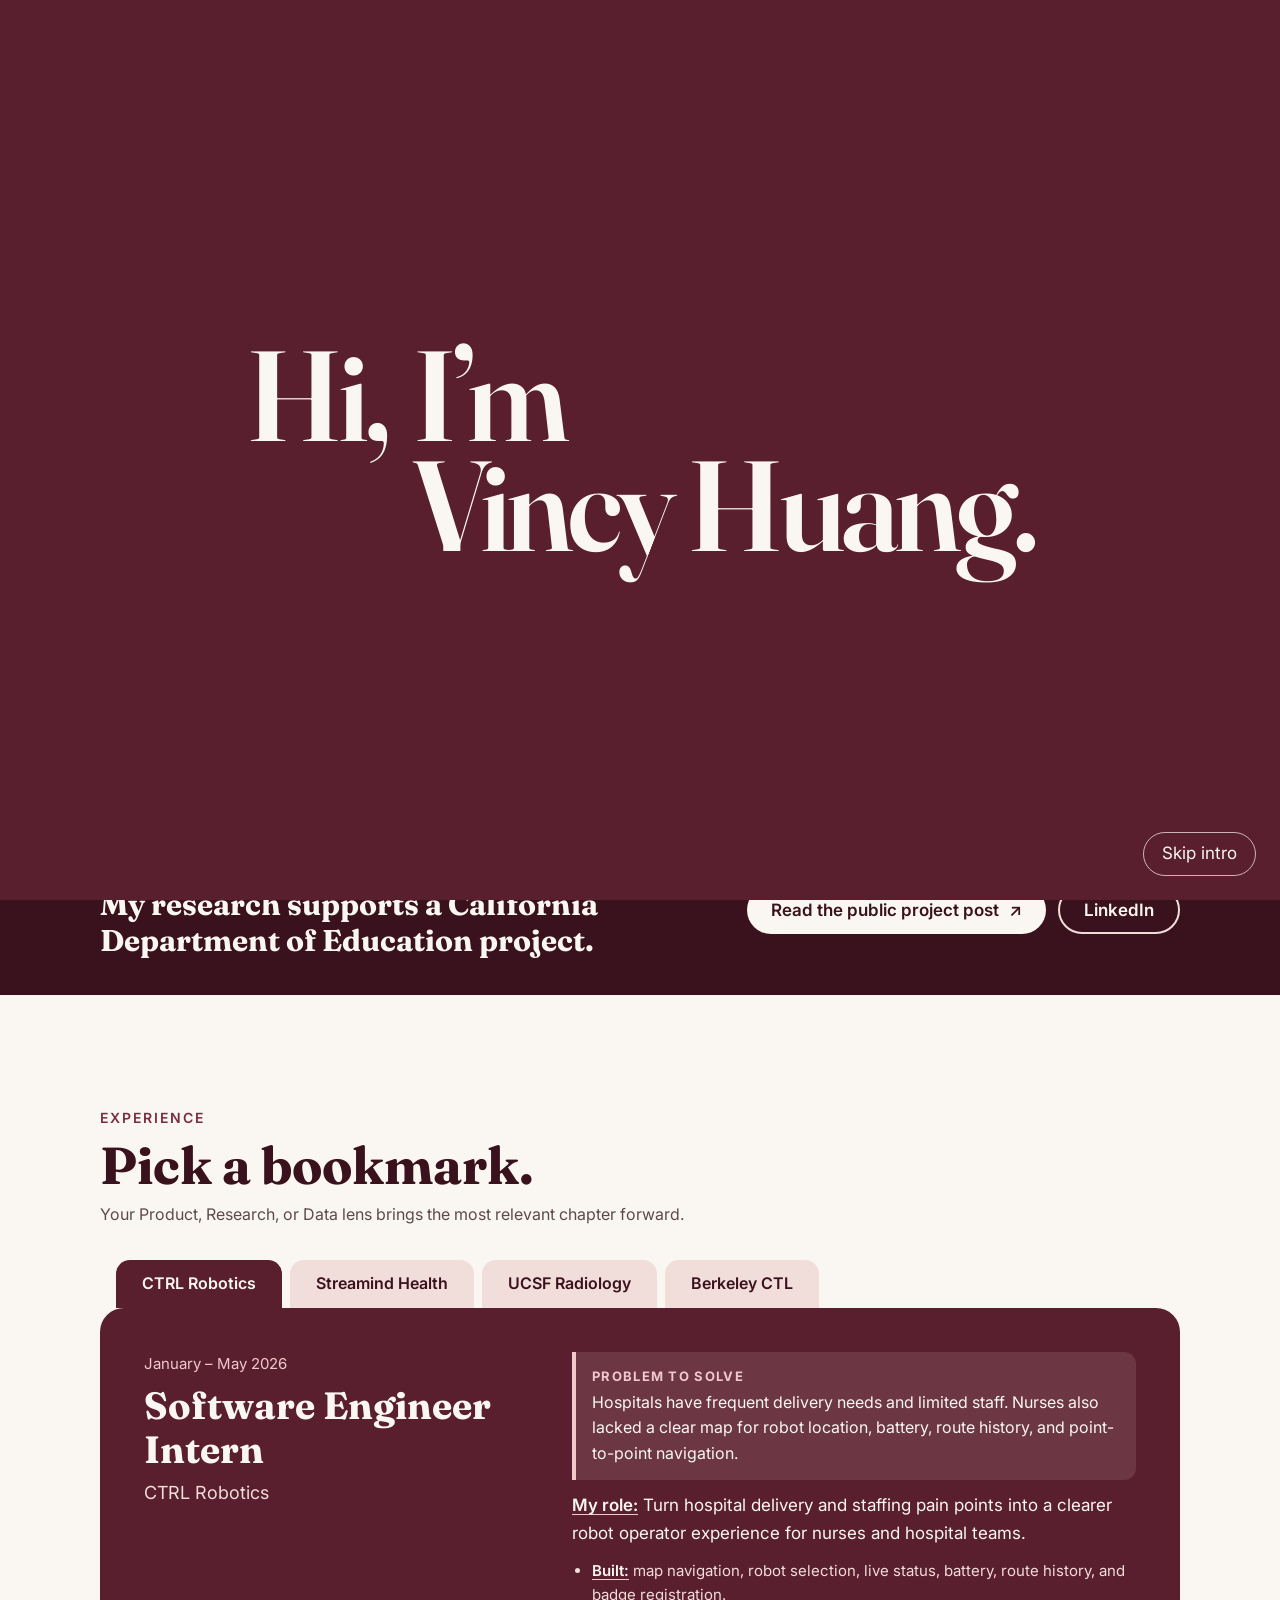
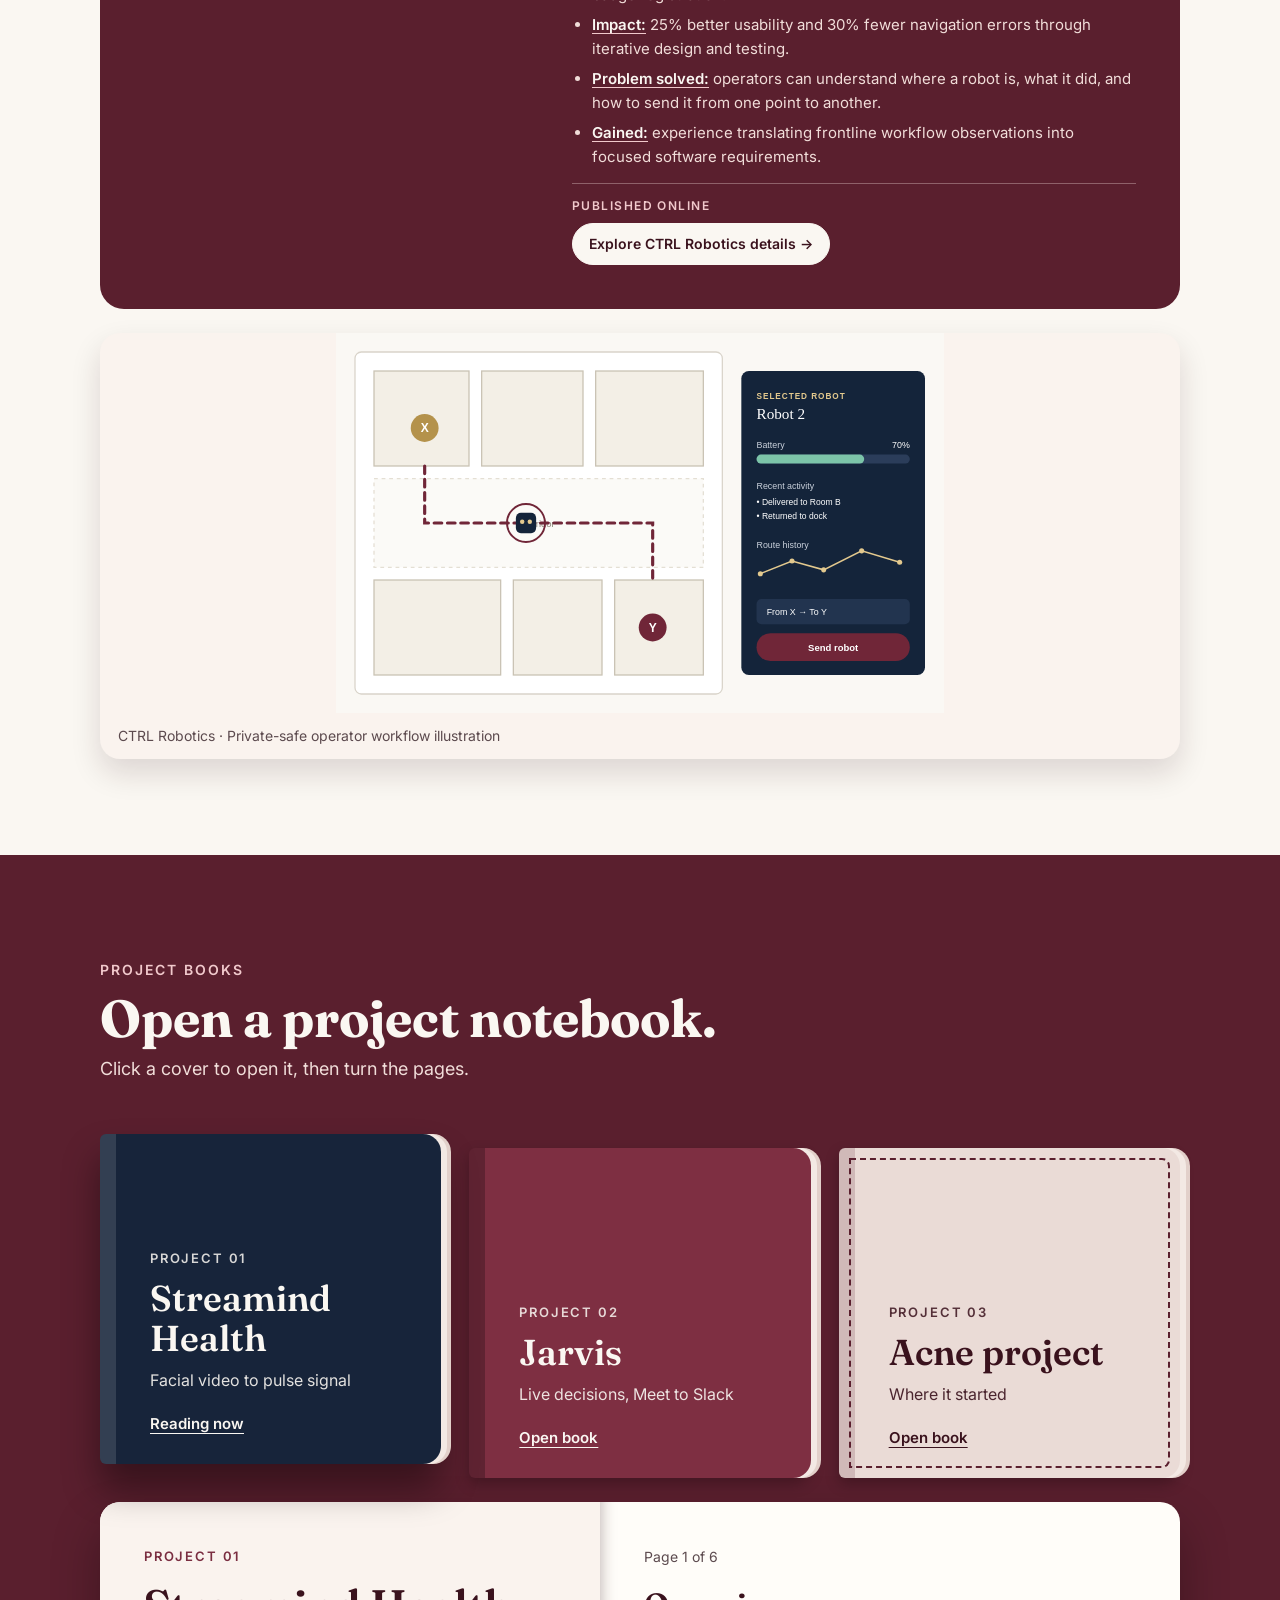
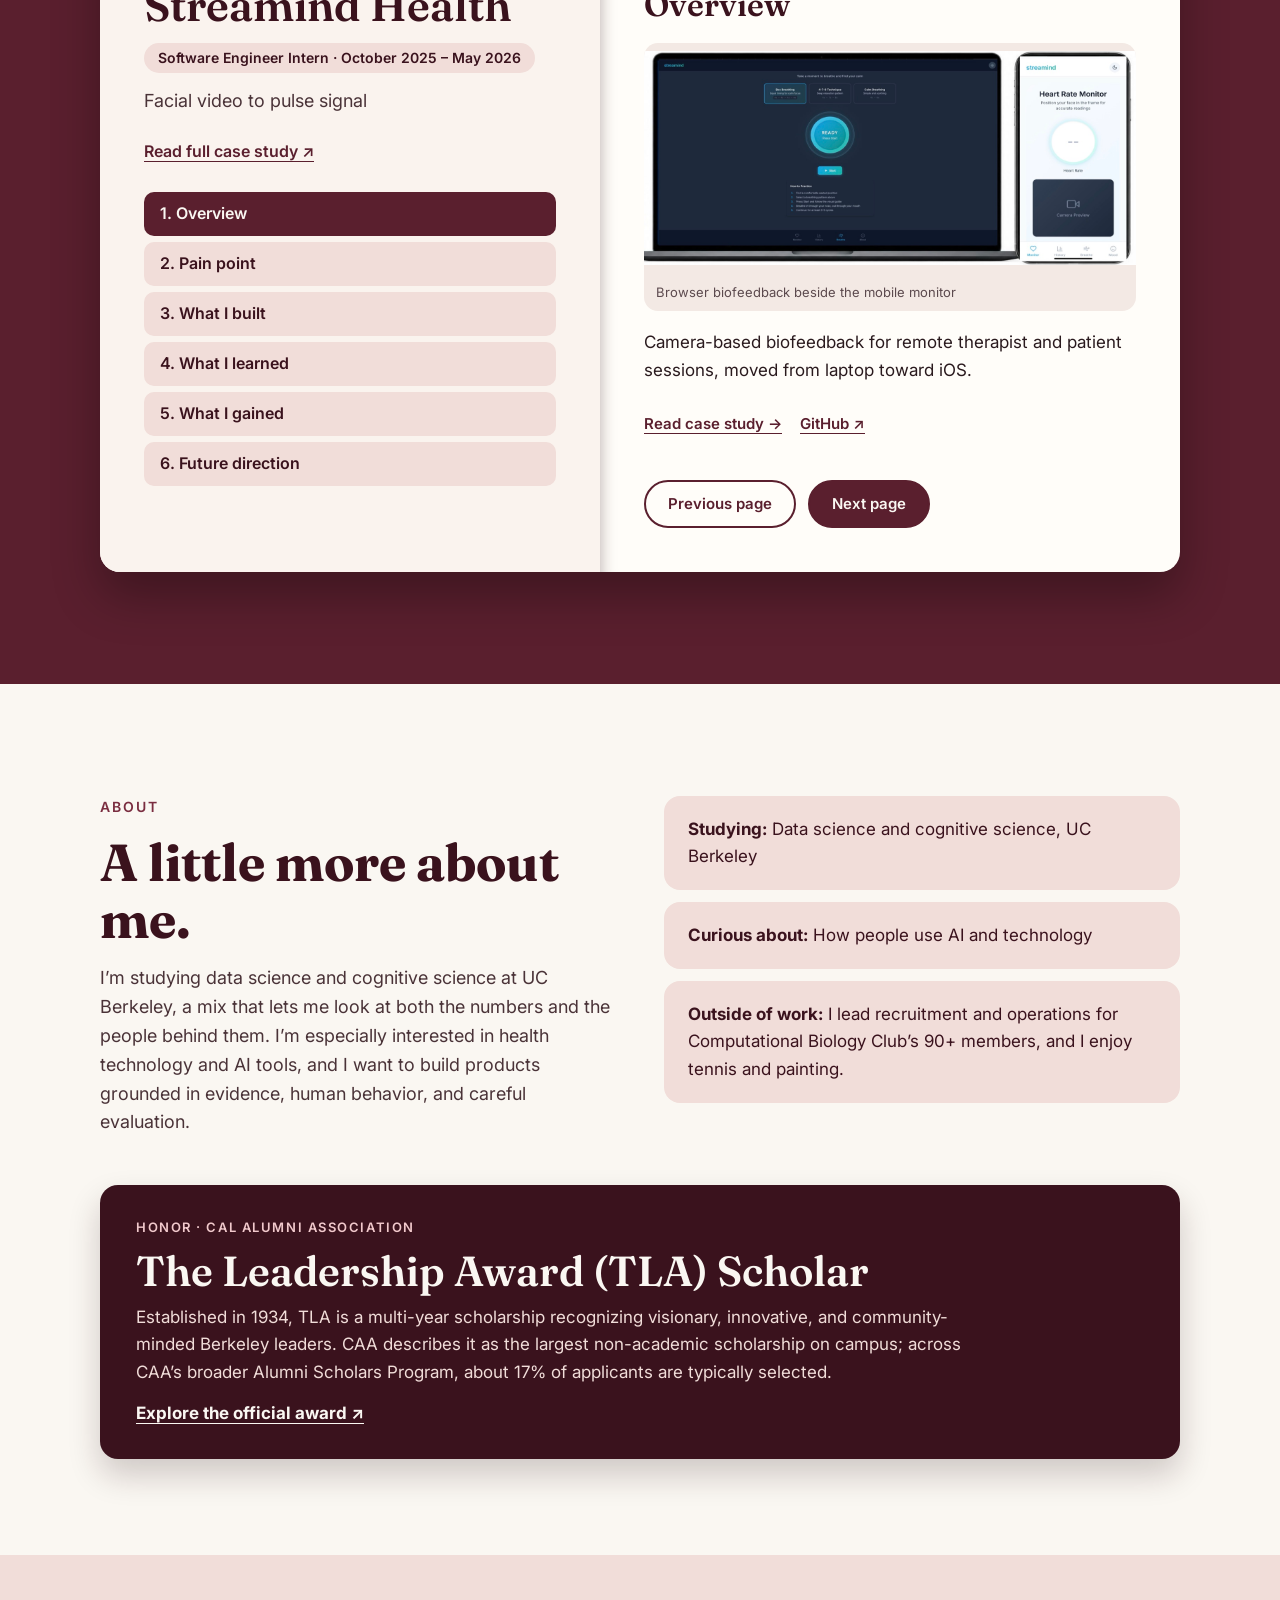
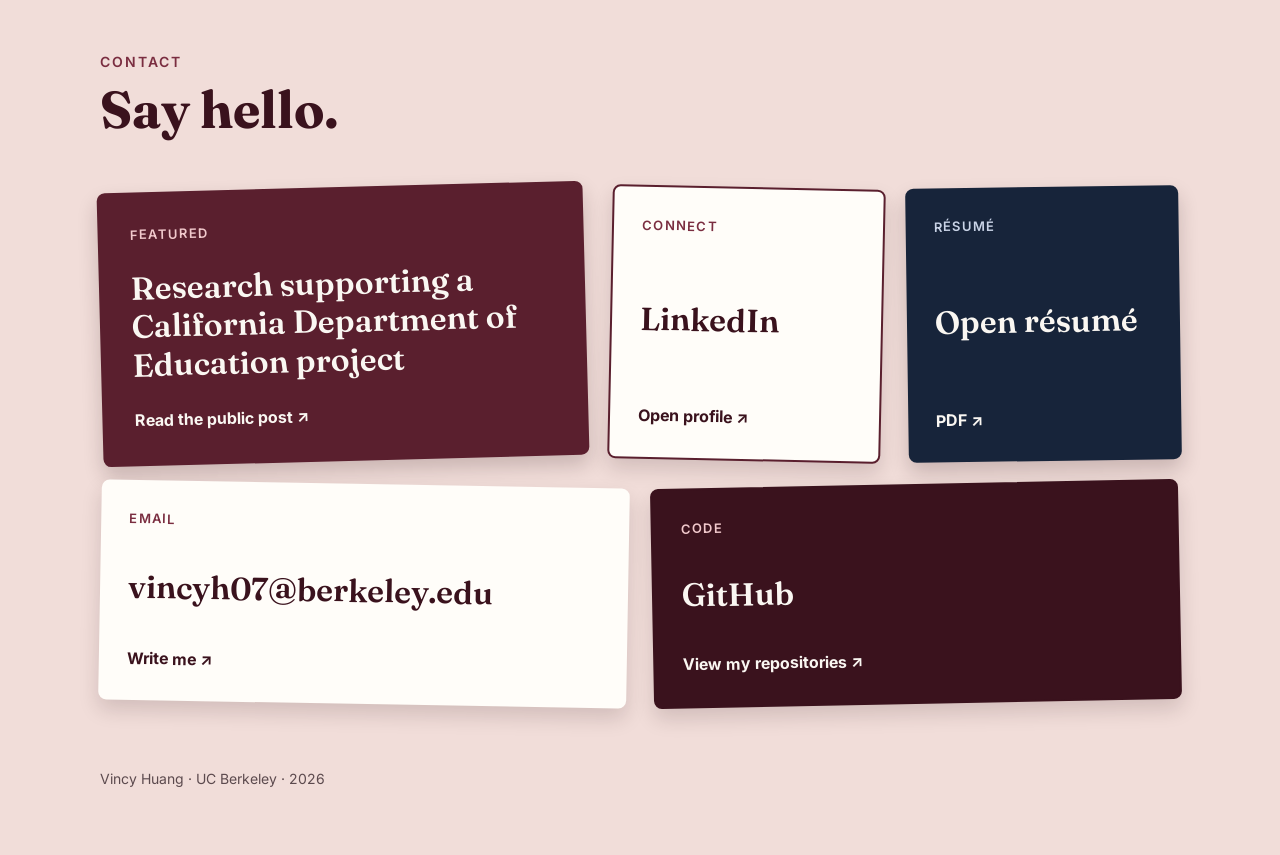
<file: index.html>
<!doctype html>
<html lang="en" class="no-js">
  <head>
    <meta charset="utf-8" />
    <meta name="viewport" content="width=device-width, initial-scale=1" />
    <title>Vincy Huang · UC Berkeley · Product, research and data</title>
    <meta
      name="description"
      content="Vincy Huang studies data science and cognitive science at UC Berkeley and uses research and data to figure out what is worth building."
    />
    <meta name="theme-color" content="#5A1F2E" />
    <link rel="icon" href="assets/img/favicon.svg" type="image/svg+xml" />
    <link rel="preconnect" href="https://fonts.googleapis.com" />
    <link rel="preconnect" href="https://fonts.gstatic.com" crossorigin />
    <link
      rel="stylesheet"
      href="https://fonts.googleapis.com/css2?family=Fraunces:opsz,wght@9..144,400;9..144,600&amp;family=Inter:wght@400;500;600&amp;display=swap"
    />
    <link rel="stylesheet" href="assets/css/reference.css" />
    <script>
      (function () {
        var d = document.documentElement;
        d.className = "js";
        var calm =
          window.matchMedia && matchMedia("(prefers-reduced-motion: reduce)").matches;
        try {
          if (!sessionStorage.getItem("vh-visited") && !location.hash && !calm)
            d.className += " intro-on";
        } catch (e) {}
      })();
    </script>
  </head>
  <body>
    <div class="intro" id="intro" aria-label="Welcome">
      <p class="intro-greeting">
        <span>Hi,</span>
        <span
          >I’m<br />
          Vincy Huang.</span
        >
      </p>
      <button class="intro-skip" type="button">Skip intro</button>
    </div>
    <a class="skip-link" href="#main">Skip to main content</a>
    <header class="site-header">
      <div class="header-inner">
        <a class="brand" href="#home" data-nav aria-label="Vincy Huang, home"
          ><span class="brand-mark" aria-hidden="true">V</span><span>Vincy Huang</span></a
        >
        <button
          class="menu-button"
          type="button"
          aria-expanded="false"
          aria-controls="primary-nav"
        >
          <span>Menu</span>
        </button>
        <div class="header-actions" id="primary-nav">
          <nav class="nav-pill" aria-label="Primary">
            <a href="#home" data-nav data-section="home" aria-current="page">Home</a
            ><a href="#experience" data-nav data-section="experience">Experience</a
            ><a href="#projects" data-nav data-section="projects">Projects</a
            ><a href="#about" data-nav data-section="about">About</a
            ><a href="#contact" data-nav data-section="contact">Contact</a>
          </nav>
          <a
            class="resume-button"
            href="assets/docs/Vincy_Huang_Resume.pdf"
            target="_blank"
            rel="noopener"
            >Open résumé</a
          >
        </div>
      </div>
    </header>
    <main id="main">
      <!-- HOME / HERO -->
      <section class="hero section-spy" id="home" aria-labelledby="hero-title">
        <div class="hero-copy">
          <div class="hero-heading">
            <p class="eyebrow">Hi, I’m</p>
            <h1 id="hero-title">Vincy<br />Huang.</h1>
          </div>
          <p class="hero-bio">
            I study data science and cognitive science at UC Berkeley. I’m interested in
            how people use AI and technology, and I use research and data to figure out
            what’s worth building.
          </p>
          <div class="lens-picker" role="group" aria-label="Pick a lens">
            <span>Pick a lens:</span
            ><button type="button" data-lens="product" aria-pressed="true">Product</button
            ><button type="button" data-lens="research" aria-pressed="false">
              Research</button
            ><button type="button" data-lens="data" aria-pressed="false">Data</button>
          </div>
          <p class="lens-line" id="lens-line" aria-live="polite">
            I turn messy workflows into tools people can operate.
          </p>
          <div class="hero-buttons">
            <a class="button button-primary" href="#projects" data-nav
              >Explore my work <span aria-hidden="true">→</span></a
            ><a
              class="button button-outline"
              href="https://www.linkedin.com/in/vincyhuang7"
              target="_blank"
              rel="noopener"
              >LinkedIn</a
            >
          </div>
        </div>
        <div class="hero-feature">
          <svg
            class="spin-badge"
            width="150"
            height="150"
            viewBox="0 0 150 150"
            aria-hidden="true"
          >
            <defs>
              <path
                id="ring"
                d="M75,75 m-56,0 a56,56 0 1,1 112,0 a56,56 0 1,1 -112,0"
              ></path>
            </defs>
            <text>
              <textPath href="#ring">UC BERKELEY · DATA + COG SCI ·</textPath>
            </text>
          </svg>
          <article class="feature-card lift-card">
            <span class="feature-chip" id="lens-chip">Product lens</span>
            <h2 id="lens-work">CTRL Robotics</h2>
            <p id="lens-sub">
              A clearer hospital robot map: location, battery, route history, and X-to-Y
              navigation.
            </p>
            <a id="lens-link" href="projects/ctrl-robotics.html" data-nav
              >Open case study <span aria-hidden="true">↗</span></a
            >
          </article>
        </div>
      </section>
      <!-- FEATURED RESEARCH -->
      <section class="featured-band" aria-label="Featured research">
        <div class="featured-inner">
          <div>
            <p class="band-label">Featured</p>
            <h2>My research supports a California Department of Education project.</h2>
          </div>
          <div class="band-actions">
            <a
              class="button button-cream"
              href="https://www.linkedin.com/posts/california-education-learning-lab_aiineducation-ailiteracy-criticalthinking-activity-7508981214205120512-ao9a"
              target="_blank"
              rel="noopener"
              >Read the public project post <span aria-hidden="true">↗</span></a
            ><a
              class="button button-cream-outline"
              href="https://www.linkedin.com/in/vincyhuang7"
              target="_blank"
              rel="noopener"
              >LinkedIn</a
            >
          </div>
        </div>
      </section>
      <!-- EXPERIENCE -->
      <section
        class="experience content-section section-spy"
        id="experience"
        aria-labelledby="experience-title"
      >
        <p class="eyebrow">Experience</p>
        <h2 class="section-title" id="experience-title">Pick a bookmark.</h2>
        <p class="section-subtitle">
          Your Product, Research, or Data lens brings the most relevant chapter forward.
        </p>
        <div class="experience-tabs" role="tablist" aria-label="Experience">
          <button
            id="exp-tab-ctl"
            type="button"
            role="tab"
            aria-selected="true"
            aria-controls="experience-panel"
            data-exp="ctl"
          >
            Berkeley CTL</button
          ><button
            id="exp-tab-third"
            type="button"
            role="tab"
            aria-selected="false"
            aria-controls="experience-panel"
            data-exp="third"
            tabindex="-1"
          >
            UCSF Radiology</button
          ><button
            id="exp-tab-streamind"
            type="button"
            role="tab"
            aria-selected="false"
            aria-controls="experience-panel"
            data-exp="streamind"
            tabindex="-1"
          >
            Streamind Health</button
          ><button
            id="exp-tab-ctrl"
            type="button"
            role="tab"
            aria-selected="false"
            aria-controls="experience-panel"
            data-exp="ctrl"
            tabindex="-1"
          >
            CTRL Robotics
          </button>
        </div>
        <article
          class="experience-panel"
          id="experience-panel"
          role="tabpanel"
          aria-labelledby="exp-tab-ctl"
          tabindex="0"
        >
          <div class="experience-identity">
            <span id="exp-dates">July 2026 – present</span>
            <h3 id="exp-role">Undergraduate Research Assistant</h3>
            <p id="exp-org">UC Berkeley Center for Teaching &amp; Learning</p>
          </div>
          <div class="experience-detail">
            <div class="experience-problem">
              <strong>Problem to solve</strong>
              <p id="exp-problem">
                Professors need evidence—not hype—to decide when AI supports learning.
                Course teams also need to understand motivation, format and schedule
                preferences, retention, and dropout.
              </p>
            </div>
            <p id="exp-summary">
              <strong class="experience-key">My role:</strong> Combine focus groups,
              surveys, quantitative analysis, and qualitative coding to create findings
              educators can act on.
            </p>
            <ul id="exp-points">
              <li>
                <strong>Research:</strong> 6 focus groups and 250+ survey responses across
                5 departments.
              </li>
              <li>
                <strong>Analysis:</strong> Clean and filter data, code themes, build
                visualizations, and compare patterns.
              </li>
              <li>
                <strong>Influence:</strong> Translate evidence into 4 stakeholder memos
                supporting 20+ educators.
              </li>
              <li>
                <strong>Gained:</strong> Stronger mixed-methods research judgment and
                stakeholder communication.
              </li>
            </ul>
            <div class="experience-published">
              <span>Published online</span>
              <div class="experience-links" id="exp-links">
                <a href="projects/ctl-llm-research.html"
                  >Explore Berkeley CTL research details →</a
                ><a
                  href="https://www.linkedin.com/posts/california-education-learning-lab_aiineducation-ailiteracy-criticalthinking-activity-7508981214205120512-ao9a"
                  target="_blank"
                  rel="noopener"
                  >California Department of Education project ↗</a
                ><a
                  href="https://calearninglab.org/project/creating-a-framework-for-valued-learning-outcomes-in-2030/"
                  target="_blank"
                  rel="noopener"
                  >Learning Lab project page ↗</a
                ><a
                  href="https://teaching.berkeley.edu/programs/presidential-chair-fellows-grant-program/pcf-fellows"
                  target="_blank"
                  rel="noopener"
                  >Physics 111B public description ↗</a
                ><a
                  href="https://teaching.berkeley.edu/research/creating-framework-valued-learning-outcomes-2030"
                  target="_blank"
                  rel="noopener"
                  >Learning Outcomes 2030 ↗</a
                >
              </div>
            </div>
          </div>
        </article>
        <figure class="experience-visual">
          <img
            id="exp-image"
            src="assets/img/illustrations/ctl-feedback-themes.svg"
            alt="Survey and focus-group feedback flowing into coded themes and recommendations for educators"
            width="900"
            height="520"
          />
          <figcaption id="exp-caption">
            Berkeley CTL · Turning feedback into themes and evidence-based recommendations
          </figcaption>
        </figure>
      </section>
      <!-- PROJECT BOOKS -->
      <section
        class="projects section-spy"
        id="projects"
        aria-labelledby="projects-title"
      >
        <div class="projects-inner">
          <p class="eyebrow eyebrow-light">Project books</p>
          <h2 class="section-title" id="projects-title">Open a project notebook.</h2>
          <p class="projects-subtitle">Click a cover to open it, then turn the pages.</p>
          <div class="book-covers" role="group" aria-label="Choose a project book">
            <div class="book-wrap">
              <button
                class="book-cover book-streamind is-selected"
                type="button"
                data-book="streamind"
                aria-pressed="true"
              >
                <span class="book-number">Project 01</span
                ><span class="book-title">Streamind Health</span
                ><span class="book-blurb">Facial video to pulse signal</span
                ><span class="book-state">Reading now</span>
              </button>
            </div>
            <div class="book-wrap">
              <button
                class="book-cover book-jarvis"
                type="button"
                data-book="jarvis"
                aria-pressed="false"
              >
                <span class="book-number">Project 02</span
                ><span class="book-title">Jarvis</span
                ><span class="book-blurb">Live decisions, Meet to Slack</span
                ><span class="book-state">Open book</span>
              </button>
            </div>
            <div class="book-wrap">
              <button
                class="book-cover book-acne"
                type="button"
                data-book="acne"
                aria-pressed="false"
              >
                <span class="book-number">Project 03</span
                ><span class="book-title">Acne project</span
                ><span class="book-blurb">Where it started</span
                ><span class="book-state">Open book</span>
              </button>
            </div>
          </div>
          <article class="book-viewer">
            <div class="book-left-page">
              <span class="book-view-number" id="book-number">Project 01</span>
              <h3 id="book-title">Streamind Health</h3>
              <span class="book-tag" id="book-tag"
                >Software Engineer Intern · October 2025 – May 2026</span
              >
              <p id="book-blurb">Facial video to pulse signal</p>
              <a
                class="book-case-link"
                id="book-case-link"
                href="projects/streamind-health.html"
                >Read full case study ↗</a
              >
              <div
                class="chapter-list"
                id="chapter-list"
                role="group"
                aria-label="Chapters"
              ></div>
            </div>
            <div class="book-right-page">
              <span class="page-label" id="page-label">Page 1 of 5</span>
              <h4 id="page-heading">Overview</h4>
              <figure class="book-page-media" id="page-media">
                <img
                  id="page-image"
                  src="assets/img/work/streamind-browser-and-mobile.jpg"
                  alt="Streamind browser biofeedback experience beside its mobile heart-rate monitor"
                  width="1400"
                  height="609"
                />
                <figcaption id="page-caption">
                  Browser biofeedback beside the mobile heart-rate monitor
                </figcaption>
              </figure>
              <p id="page-copy">
                Camera-based biofeedback for remote therapist and patient sessions, moved
                from laptop toward iOS.
              </p>
              <div class="page-links" id="page-links"></div>
              <div class="page-actions">
                <button type="button" id="previous-page">Previous page</button
                ><button type="button" id="next-page">Next page</button>
              </div>
            </div>
          </article>
        </div>
      </section>
      <!-- ABOUT -->
      <section
        class="about content-section section-spy"
        id="about"
        aria-labelledby="about-title"
      >
        <div class="about-copy">
          <p class="eyebrow">About</p>
          <h2 class="section-title" id="about-title">A little more about me.</h2>
          <p>
            I’m studying data science and cognitive science at UC Berkeley, a mix that
            lets me look at both the numbers and the people behind them. I’m especially
            interested in health technology and AI tools, and I want to build products
            grounded in evidence, human behavior, and careful evaluation.
          </p>
        </div>
        <div class="about-facts">
          <p>
            <strong>Studying:</strong> Data science and cognitive science, UC Berkeley
          </p>
          <p><strong>Curious about:</strong> How people use AI and technology</p>
          <p>
            <strong>Outside of work:</strong> I lead recruitment and operations for
            Computational Biology Club’s 90+ members, and I enjoy tennis and painting.
          </p>
        </div>
        <a
          class="award-card lift-card"
          href="https://alumni.berkeley.edu/get-involved/scholarships/the-leadership-award/"
          target="_blank"
          rel="noopener"
          ><span>Honor · Cal Alumni Association</span
          ><strong>The Leadership Award (TLA) Scholar</strong>
          <p>
            Established in 1934, TLA is a multi-year scholarship recognizing visionary,
            innovative, and community-minded Berkeley leaders. CAA describes it as the
            largest non-academic scholarship on campus; across CAA’s broader Alumni
            Scholars Program, about 17% of applicants are typically selected.
          </p>
          <b>Explore the official award ↗</b></a
        >
      </section>
      <!-- CONTACT -->
      <section class="contact section-spy" id="contact" aria-labelledby="contact-title">
        <div class="contact-inner">
          <p class="eyebrow">Contact</p>
          <h2 class="section-title" id="contact-title">Say hello.</h2>
          <div class="postcards">
            <a
              class="postcard postcard-featured lift-card"
              href="https://www.linkedin.com/posts/california-education-learning-lab_aiineducation-ailiteracy-criticalthinking-activity-7508981214205120512-ao9a"
              target="_blank"
              rel="noopener"
              ><span>Featured</span
              ><strong
                >Research supporting a California Department of Education project</strong
              ><b>Read the public post ↗</b></a
            ><a
              class="postcard postcard-linkedin lift-card"
              href="https://www.linkedin.com/in/vincyhuang7"
              target="_blank"
              rel="noopener"
              ><span>Connect</span><strong>LinkedIn</strong><b>Open profile ↗</b></a
            ><a
              class="postcard postcard-resume lift-card"
              href="assets/docs/Vincy_Huang_Resume.pdf"
              target="_blank"
              rel="noopener"
              ><span>Résumé</span><strong>Open résumé</strong><b>PDF ↗</b></a
            ><a
              class="postcard postcard-email lift-card"
              href="mailto:vincyh07@berkeley.edu"
              ><span>Email</span><strong>vincyh07@berkeley.edu</strong
              ><b>Write me ↗</b></a
            ><a
              class="postcard postcard-github lift-card"
              href="https://github.com/vincyh07-dev"
              target="_blank"
              rel="noopener"
              ><span>Code</span><strong>GitHub</strong><b>View my repositories ↗</b></a
            >
          </div>
          <p class="footer-line">Vincy Huang · UC Berkeley · 2026</p>
        </div>
      </section>
    </main>
    <div class="screen-transition" aria-hidden="true"><span>V</span></div>
    <script src="assets/js/reference.js"></script>
  </body>
</html>
</file>
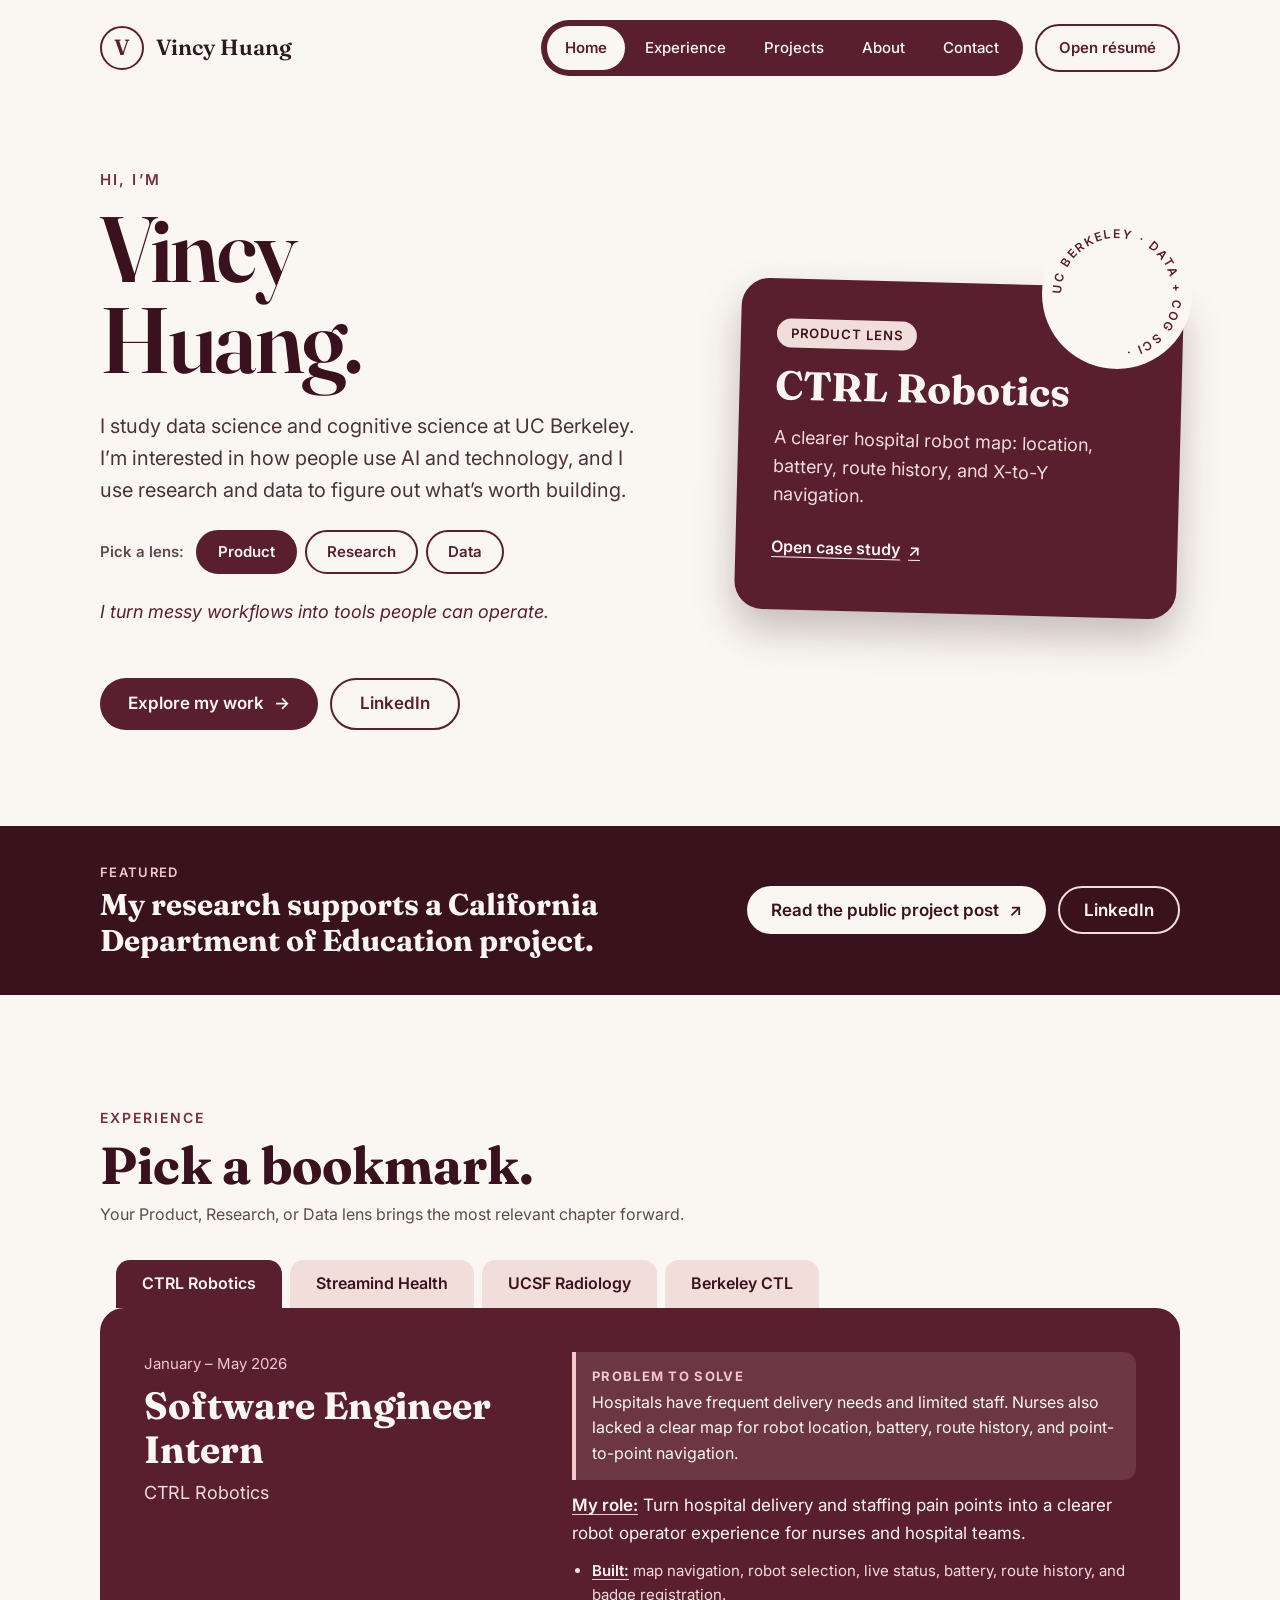
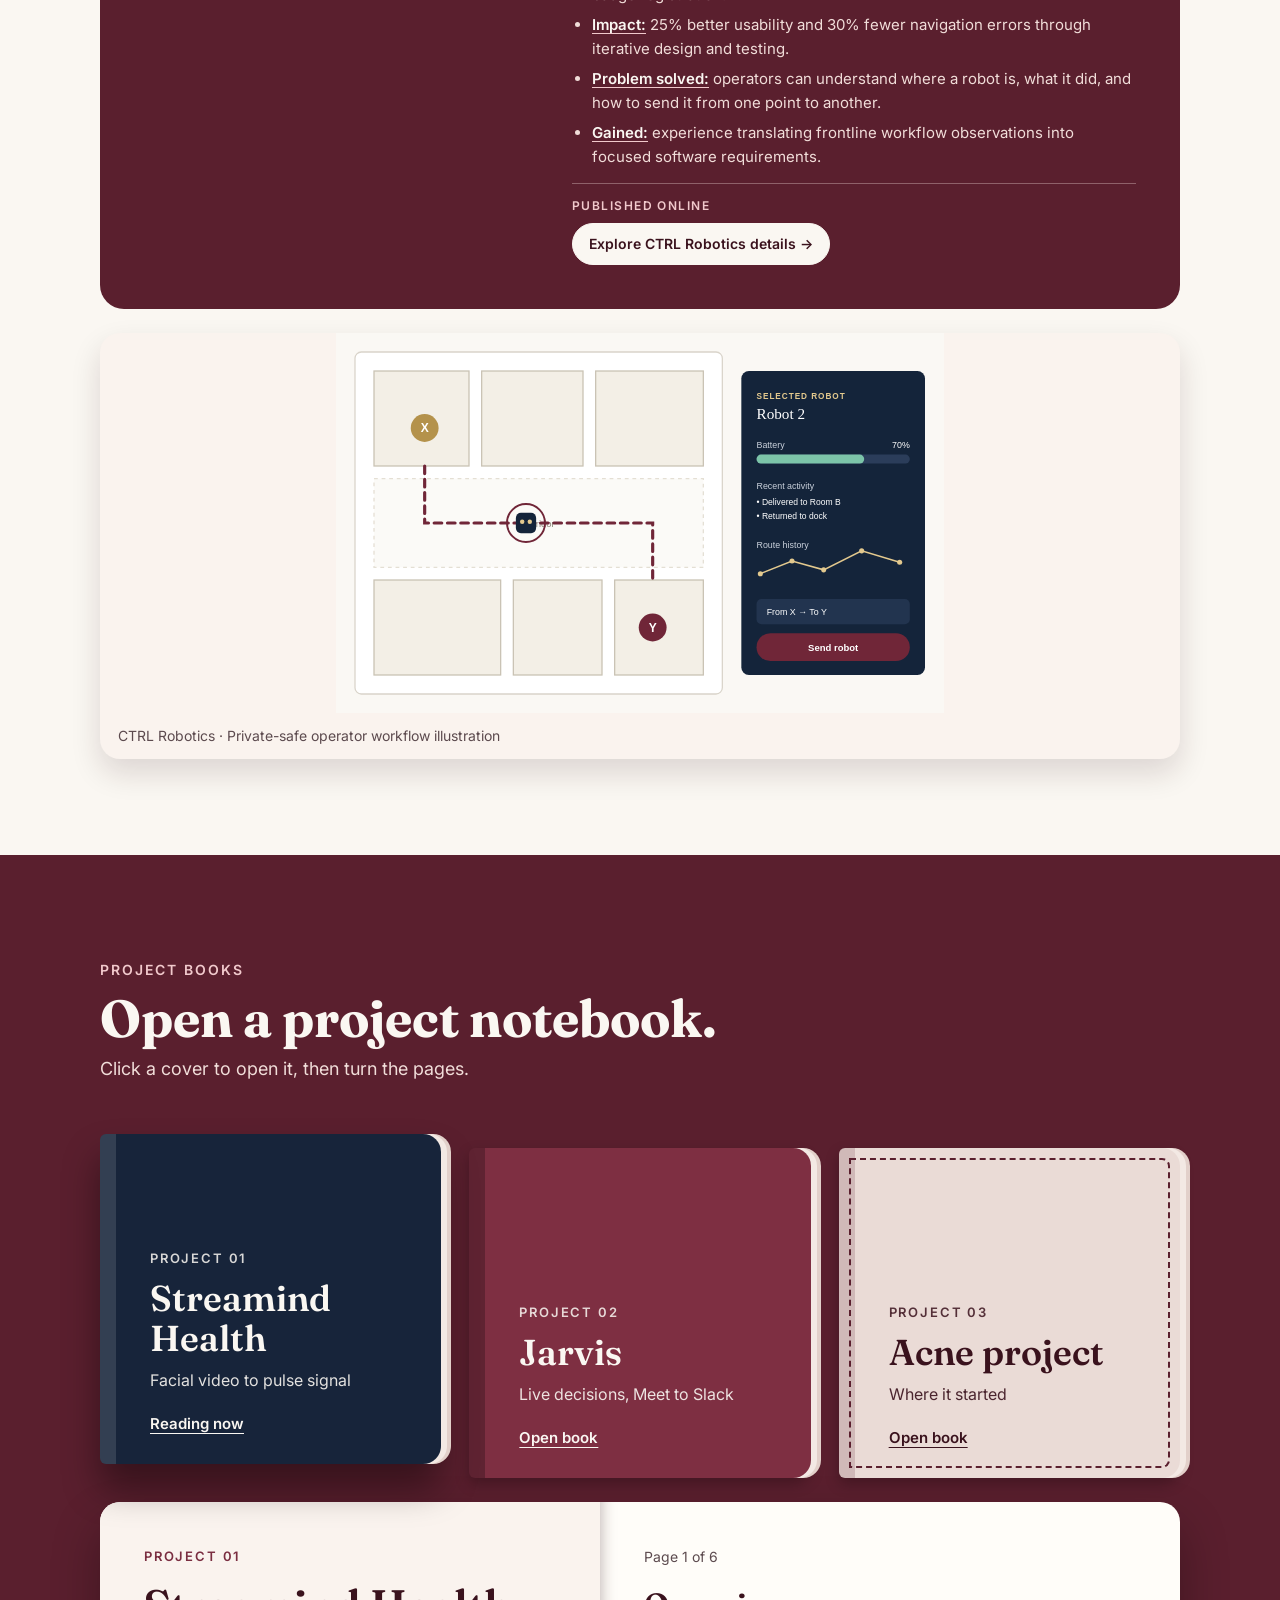
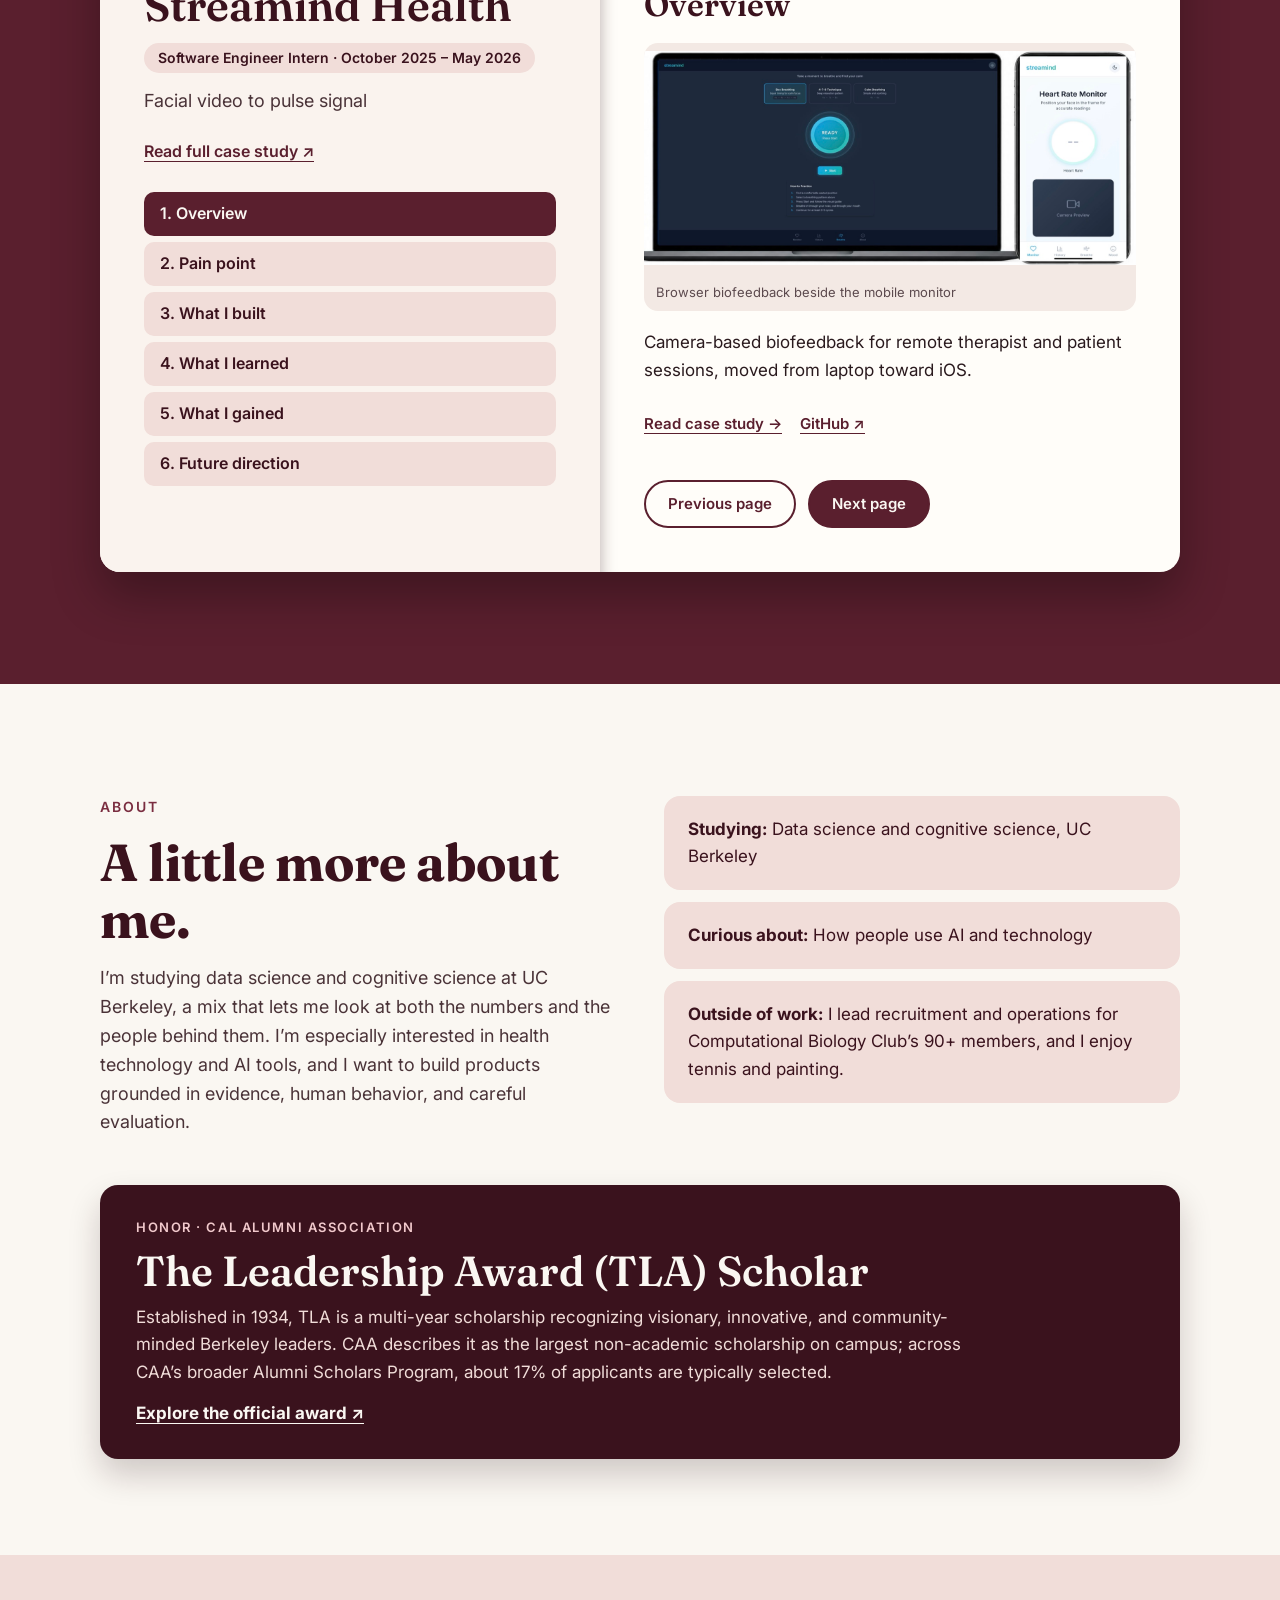
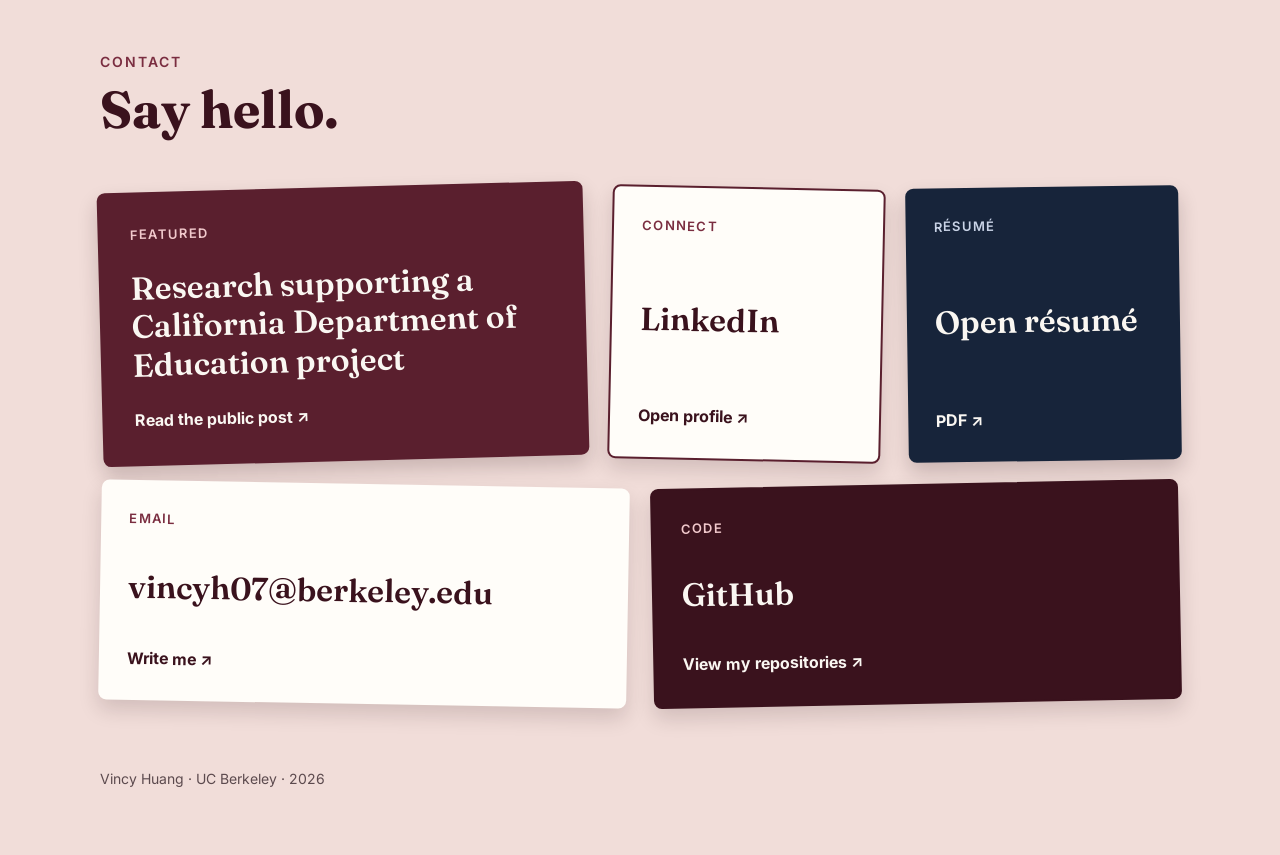
<file: about.html>
<!doctype html>
<html lang="en">
  <head>
    <meta charset="utf-8" />
    <meta name="viewport" content="width=device-width, initial-scale=1" />
    <title>About · Vincy Huang</title>
    <link rel="canonical" href="index.html#about" />
    <meta http-equiv="refresh" content="0; url=index.html#about" />
    <script>
      location.replace("index.html#about");
    </script>
  </head>
  <body>
    <p><a href="index.html#about">Continue to About</a></p>
  </body>
</html>
</file>
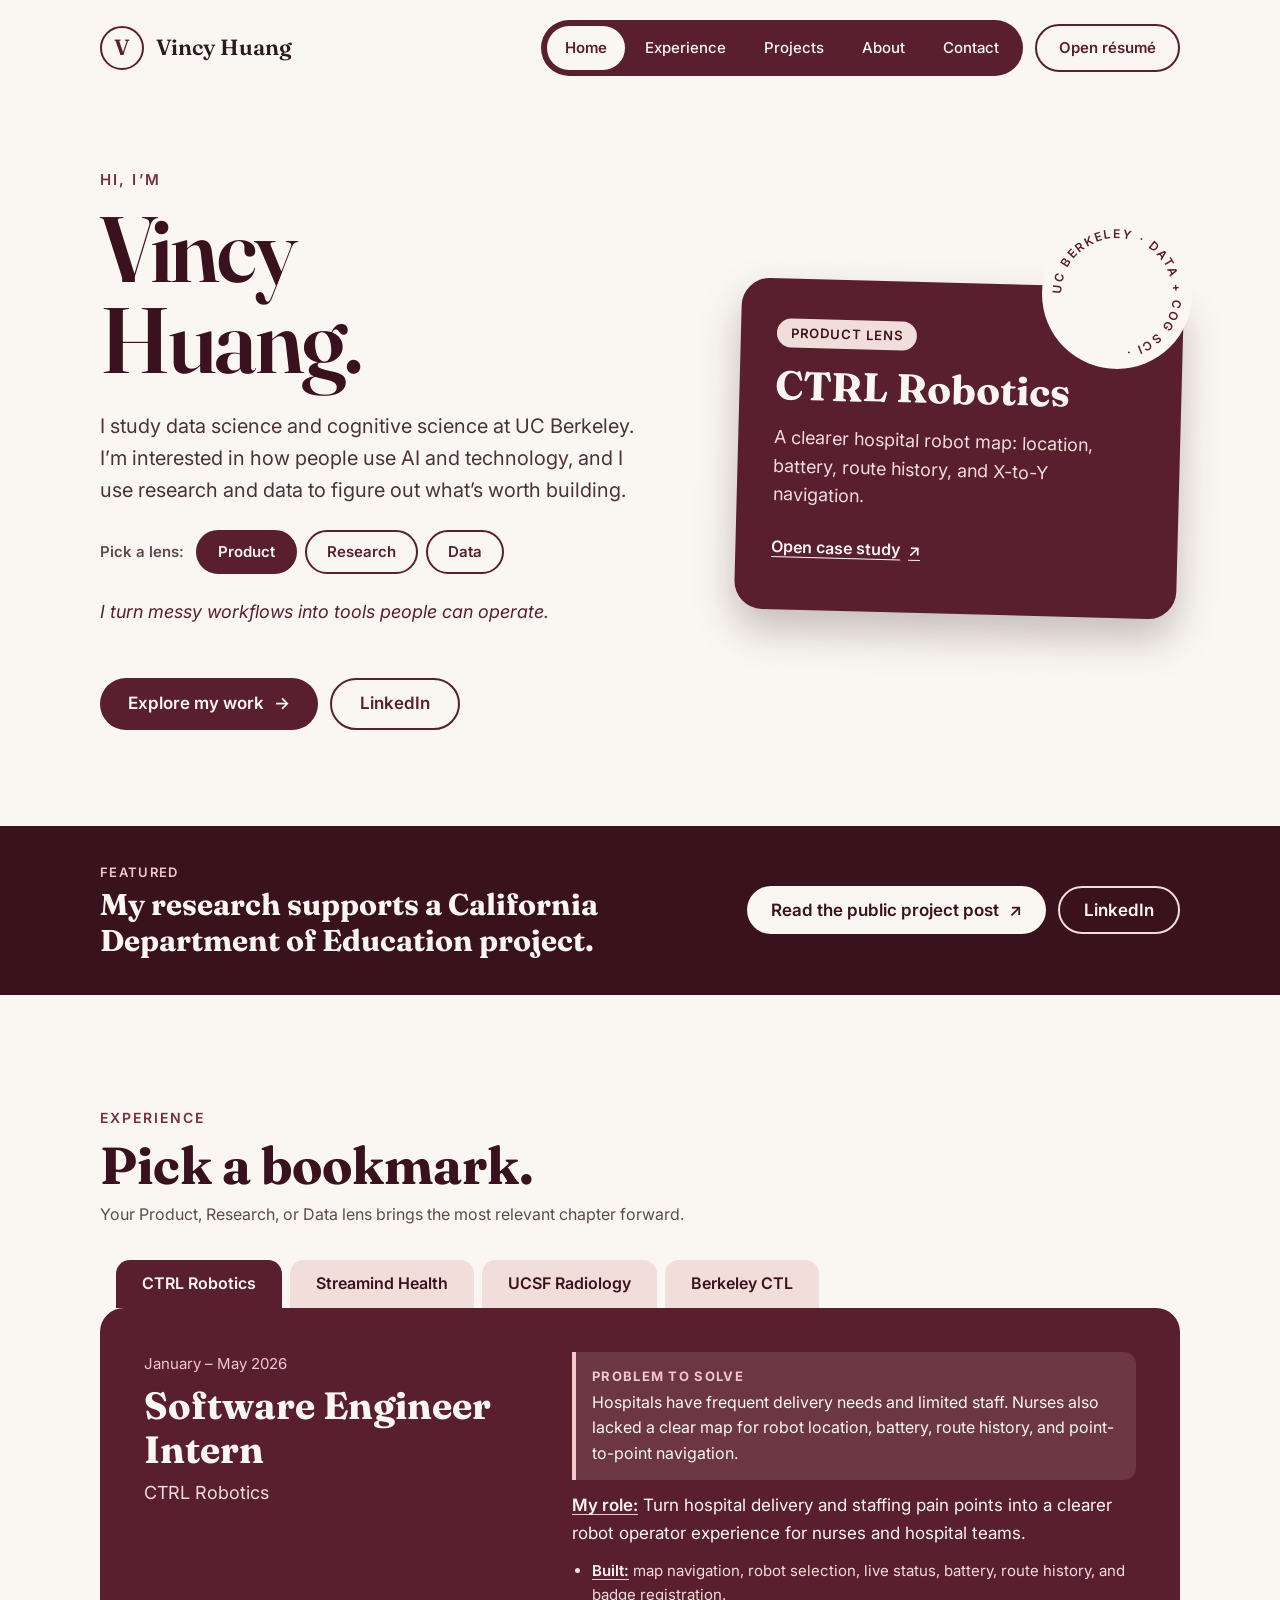
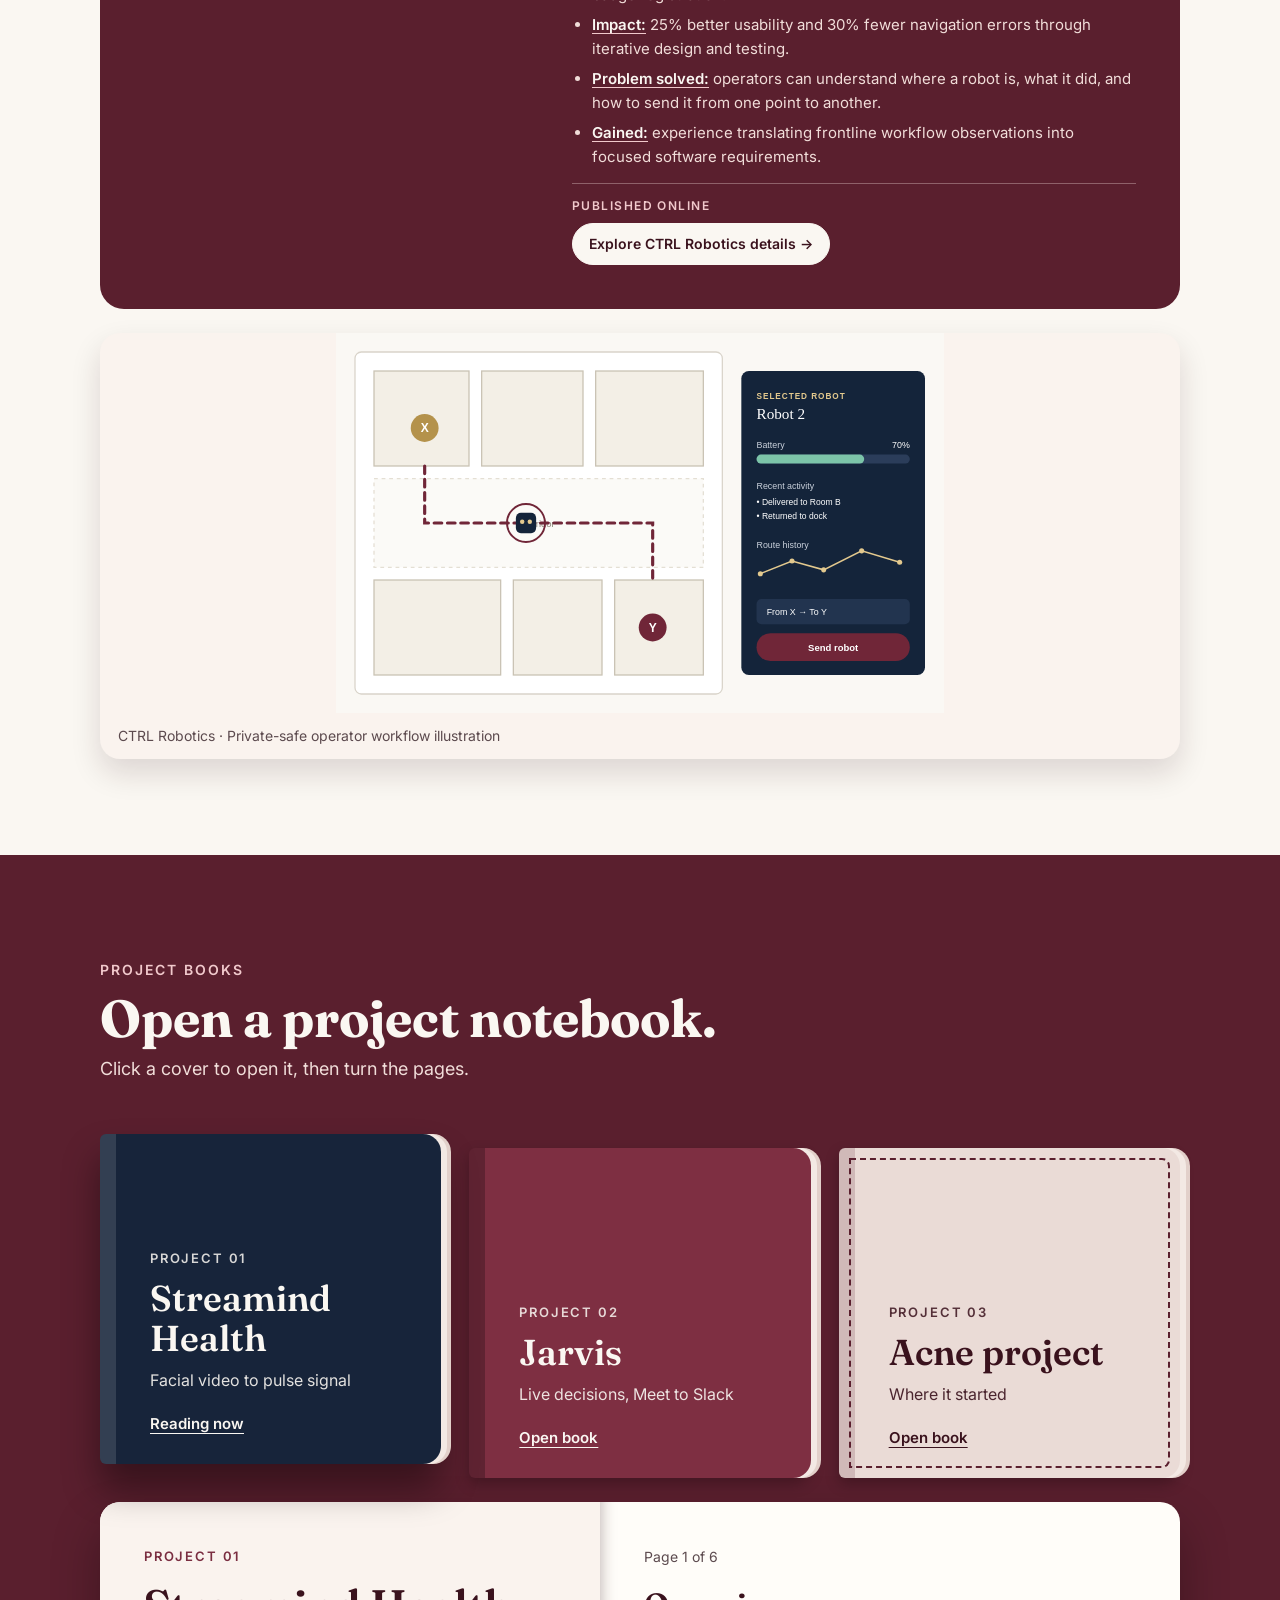
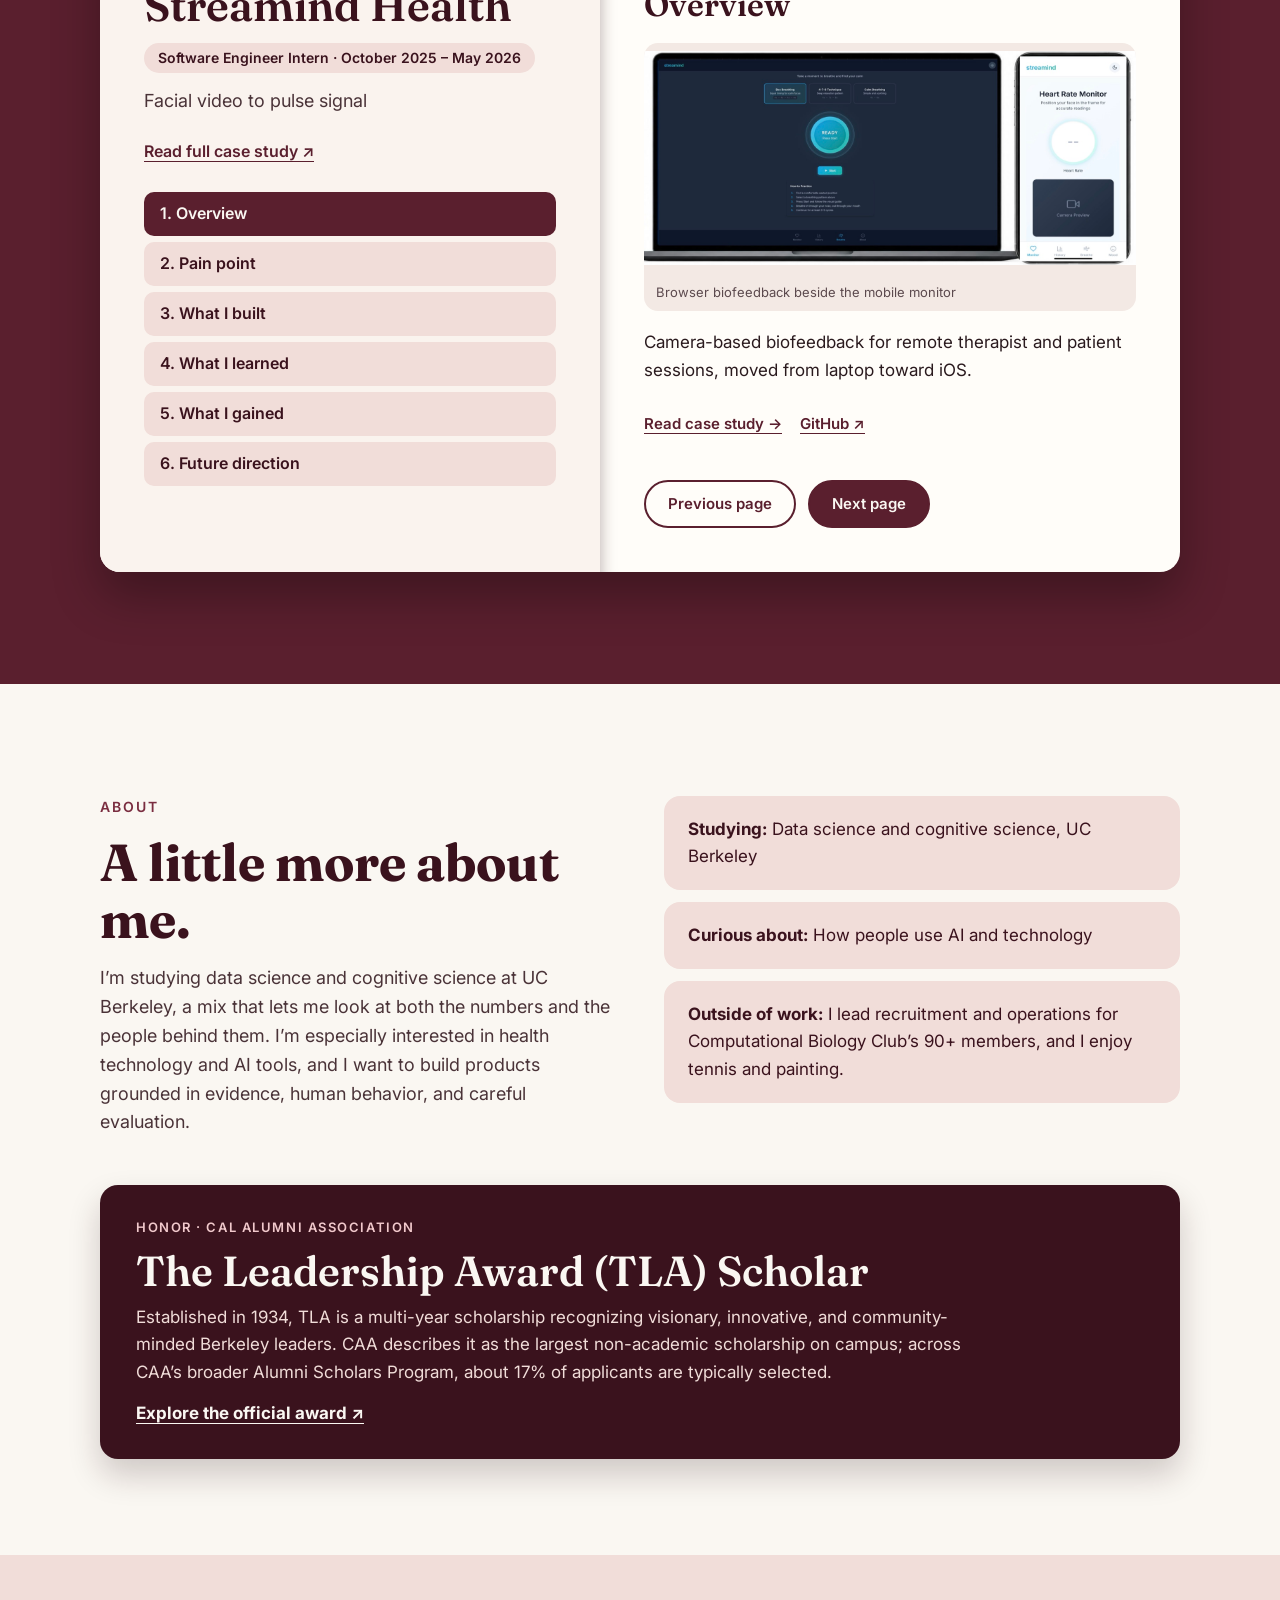
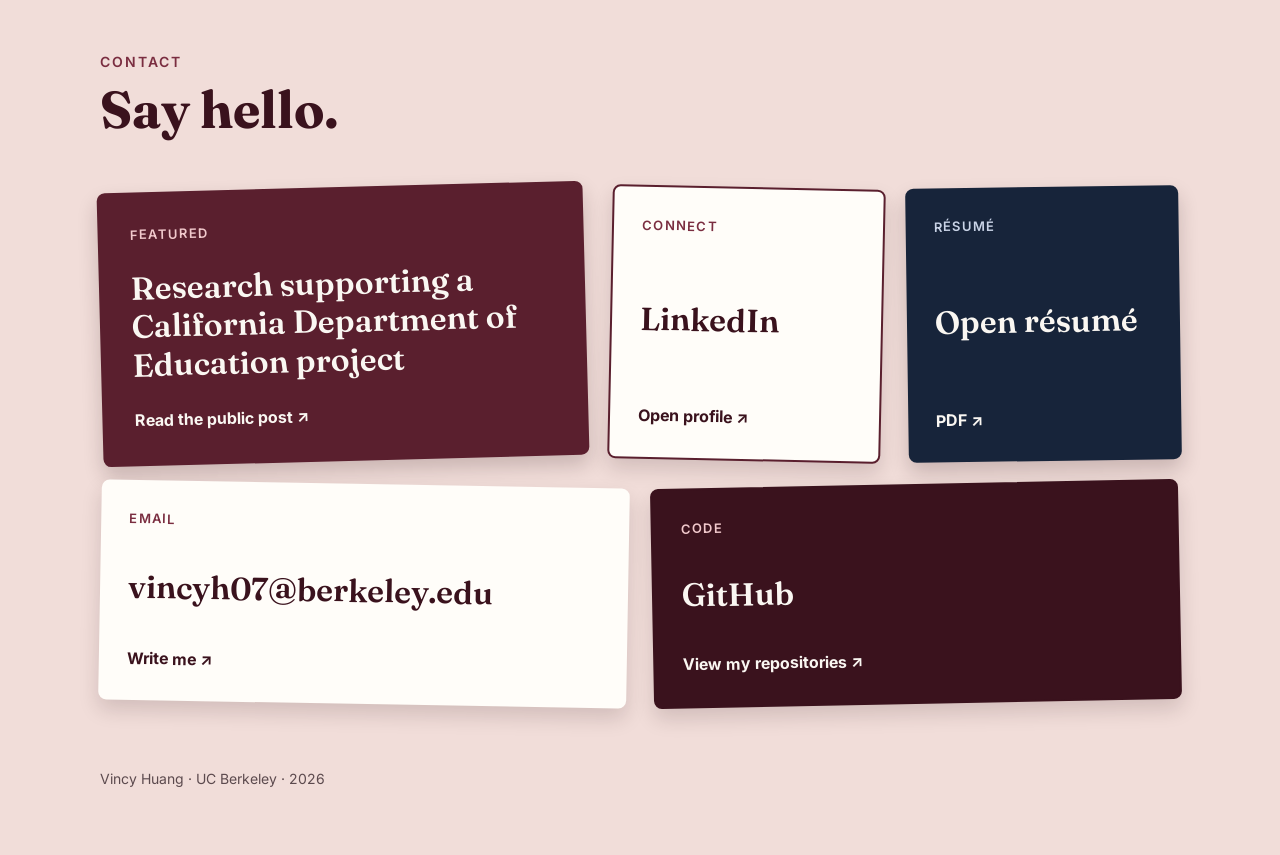
<file: contact.html>
<!doctype html>
<html lang="en">
  <head>
    <meta charset="utf-8" />
    <meta name="viewport" content="width=device-width, initial-scale=1" />
    <title>Contact · Vincy Huang</title>
    <link rel="canonical" href="index.html#contact" />
    <meta http-equiv="refresh" content="0; url=index.html#contact" />
    <script>
      location.replace("index.html#contact");
    </script>
  </head>
  <body>
    <p><a href="index.html#contact">Continue to Contact</a></p>
  </body>
</html>
</file>
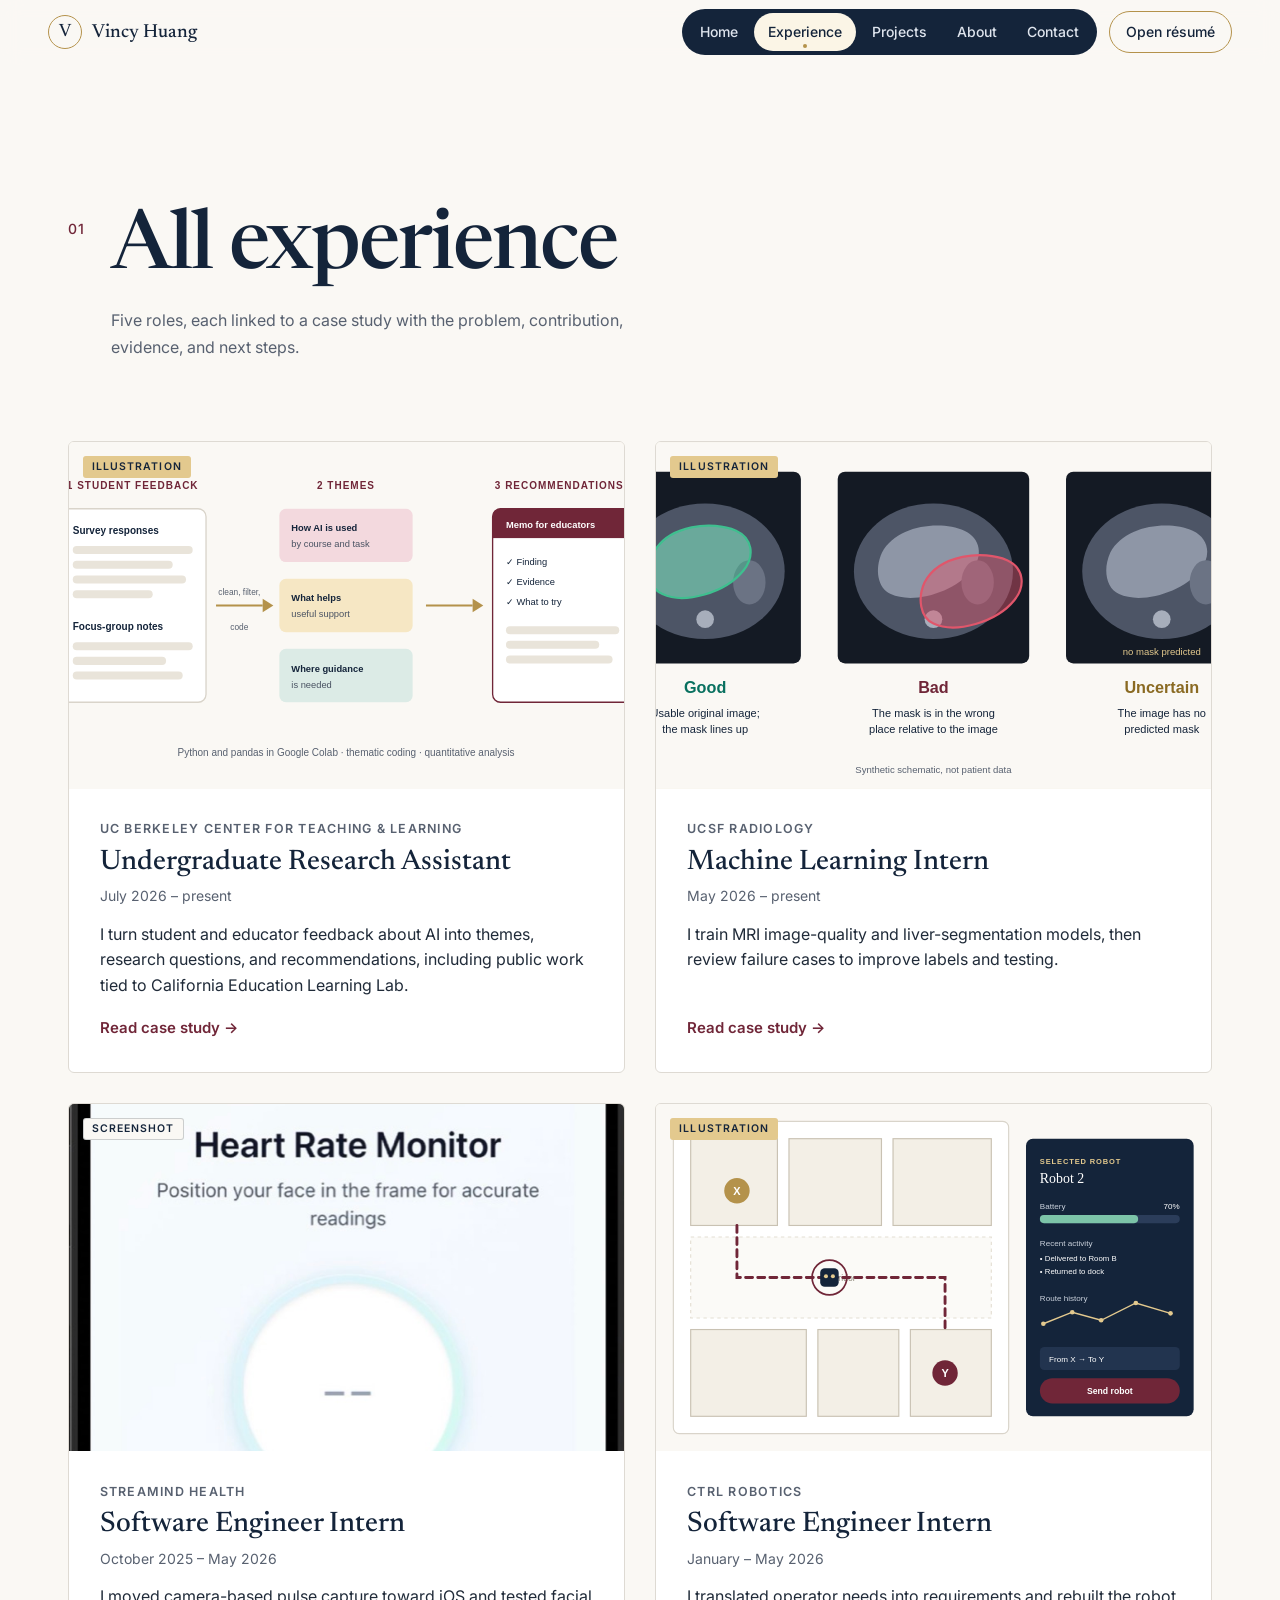
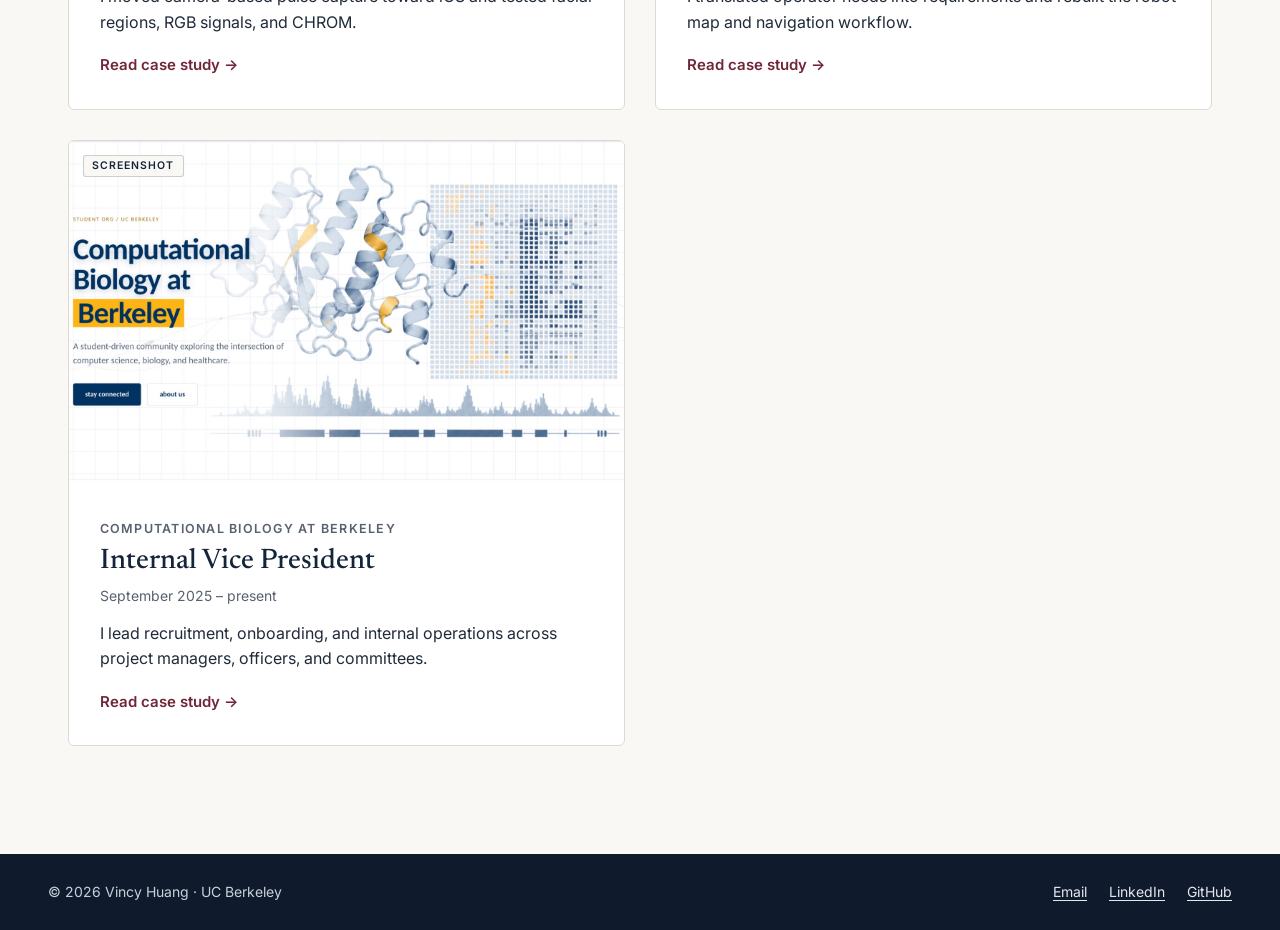
<file: experience.html>
<!doctype html>
<html lang="en" class="no-js">
  <head>
    <meta charset="utf-8" />
    <meta name="viewport" content="width=device-width, initial-scale=1" />
    <title>Experience · Vincy Huang</title>
    <meta
      name="description"
      content="Research, engineering, and leadership experience across medical imaging, education, robotics, health technology, and computational biology."
    />
    <meta name="theme-color" content="#14243A" />
    <link rel="icon" href="assets/img/favicon.svg" type="image/svg+xml" />
    <link
      rel="stylesheet"
      href="https://fonts.googleapis.com/css2?family=Inter:wght@400;500;600&amp;family=Newsreader:opsz,wght@6..72,400..600&amp;display=swap"
    />
    <link rel="stylesheet" href="assets/css/style.css" />
    <script>
      (function () {
        var d = document.documentElement;
        d.className = "js";
        var calm = matchMedia && matchMedia("(prefers-reduced-motion: reduce)").matches;
        try {
          if (sessionStorage.getItem("vh-cres")) {
            sessionStorage.removeItem("vh-cres");
            if (!calm) d.className += " cres-arrive";
          }
        } catch (e) {}
      })();
    </script>
  </head>
  <body>
    <a class="skip" href="#main">Skip to main content</a>
    <header class="site-header">
      <div class="bar">
        <a class="brand" href="index.html#home" data-nav
          ><span class="mono" aria-hidden="true">V</span
          ><span class="brand-name">Vincy Huang</span></a
        ><button
          class="menu-btn"
          type="button"
          aria-expanded="false"
          aria-controls="site-nav"
        >
          Menu
        </button>
        <nav class="nav" id="site-nav" aria-label="Primary">
          <div class="nav-pill">
            <a href="index.html#home" data-nav>Home</a
            ><a href="experience.html" aria-current="true">Experience</a
            ><a href="index.html#projects" data-nav>Projects</a
            ><a href="index.html#about" data-nav>About</a
            ><a href="index.html#contact" data-nav>Contact</a>
          </div>
          <a
            class="nav-resume"
            href="assets/docs/Vincy_Huang_Resume.pdf"
            target="_blank"
            rel="noopener"
            >Open résumé</a
          >
        </nav>
      </div>
    </header>
    <main id="main">
      <section class="sec">
        <div class="wrap">
          <header class="sec-head">
            <p class="sec-num" aria-hidden="true">01</p>
            <h1 class="display">All experience</h1>
            <p class="sec-cap">
              Five roles, each linked to a case study with the problem, contribution,
              evidence, and next steps.
            </p>
          </header>
          <ul class="xp-grid" role="list">
            <li>
              <a class="xp-card" href="projects/ctl-llm-research.html" data-nav
                ><span class="xp-vis"
                  ><img
                    src="assets/img/illustrations/ctl-feedback-themes.svg"
                    alt=""
                    width="900"
                    height="520"
                  /><span class="kind kind-illustration">Illustration</span></span
                ><span class="xp-text"
                  ><span class="xp-org"
                    >UC Berkeley Center for Teaching &amp; Learning</span
                  ><span class="xp-role">Undergraduate Research Assistant</span
                  ><span class="xp-dates">July 2026 – present</span
                  ><span class="xp-summary"
                    >I turn student and educator feedback about AI into themes, research
                    questions, and recommendations, including public work tied to
                    California Education Learning Lab.</span
                  ><span class="xp-go">Read case study →</span></span
                ></a
              >
            </li>
            <li>
              <a class="xp-card" href="projects/ucsf-radiology.html" data-nav
                ><span class="xp-vis"
                  ><img
                    src="assets/img/illustrations/ucsf-mask-review.svg"
                    alt=""
                    width="900"
                    height="520"
                  /><span class="kind kind-illustration">Illustration</span></span
                ><span class="xp-text"
                  ><span class="xp-org">UCSF Radiology</span
                  ><span class="xp-role">Machine Learning Intern</span
                  ><span class="xp-dates">May 2026 – present</span
                  ><span class="xp-summary"
                    >I train MRI image-quality and liver-segmentation models, then review
                    failure cases to improve labels and testing.</span
                  ><span class="xp-go">Read case study →</span></span
                ></a
              >
            </li>
            <li>
              <a class="xp-card" href="projects/streamind-health.html" data-nav
                ><span class="xp-vis"
                  ><img
                    src="assets/img/work/streamind-mobile-app.jpg"
                    alt=""
                    width="673"
                    height="1400"
                  /><span class="kind">Screenshot</span></span
                ><span class="xp-text"
                  ><span class="xp-org">Streamind Health</span
                  ><span class="xp-role">Software Engineer Intern</span
                  ><span class="xp-dates">October 2025 – May 2026</span
                  ><span class="xp-summary"
                    >I moved camera-based pulse capture toward iOS and tested facial
                    regions, RGB signals, and CHROM.</span
                  ><span class="xp-go">Read case study →</span></span
                ></a
              >
            </li>
            <li>
              <a class="xp-card" href="projects/ctrl-robotics.html" data-nav
                ><span class="xp-vis"
                  ><img
                    src="assets/img/illustrations/ctrl-operator.svg"
                    alt=""
                    width="900"
                    height="560"
                  /><span class="kind kind-illustration">Illustration</span></span
                ><span class="xp-text"
                  ><span class="xp-org">CTRL Robotics</span
                  ><span class="xp-role">Software Engineer Intern</span
                  ><span class="xp-dates">January – May 2026</span
                  ><span class="xp-summary"
                    >I translated operator needs into requirements and rebuilt the robot
                    map and navigation workflow.</span
                  ><span class="xp-go">Read case study →</span></span
                ></a
              >
            </li>
            <li>
              <a class="xp-card" href="projects/compbio-berkeley.html" data-nav
                ><span class="xp-vis"
                  ><img
                    src="assets/img/work/compbio-home.jpg"
                    alt=""
                    width="1600"
                    height="900"
                  /><span class="kind">Screenshot</span></span
                ><span class="xp-text"
                  ><span class="xp-org">Computational Biology at Berkeley</span
                  ><span class="xp-role">Internal Vice President</span
                  ><span class="xp-dates">September 2025 – present</span
                  ><span class="xp-summary"
                    >I lead recruitment, onboarding, and internal operations across
                    project managers, officers, and committees.</span
                  ><span class="xp-go">Read case study →</span></span
                ></a
              >
            </li>
          </ul>
        </div>
      </section>
    </main>
    <footer class="site-footer">
      <div class="bar">
        <span>© 2026 Vincy Huang · UC Berkeley</span>
        <ul>
          <li><a href="mailto:vincyh07@berkeley.edu">Email</a></li>
          <li>
            <a
              href="https://www.linkedin.com/in/vincyhuang7/"
              target="_blank"
              rel="noopener"
              >LinkedIn</a
            >
          </li>
          <li>
            <a href="https://github.com/vincyh07-dev" target="_blank" rel="noopener"
              >GitHub</a
            >
          </li>
        </ul>
      </div>
    </footer>
    <div class="cres" aria-hidden="true">
      <svg class="cres-shape" viewBox="0 0 144 100" preserveAspectRatio="none">
        <path d="M0 0H122Q166 50 122 100H0Q44 50 0 0Z" /></svg
      ><span class="cres-v"
        ><svg viewBox="0 0 80 80">
          <circle
            cx="40"
            cy="40"
            r="37"
            fill="none"
            stroke="currentColor"
            stroke-width="1.5"
          />
          <text
            x="40"
            y="54"
            text-anchor="middle"
            font-family="Georgia,serif"
            font-size="44"
            fill="currentColor"
          >
            V
          </text>
        </svg></span
      >
    </div>
    <script src="assets/js/site.js"></script>
  </body>
</html>
</file>
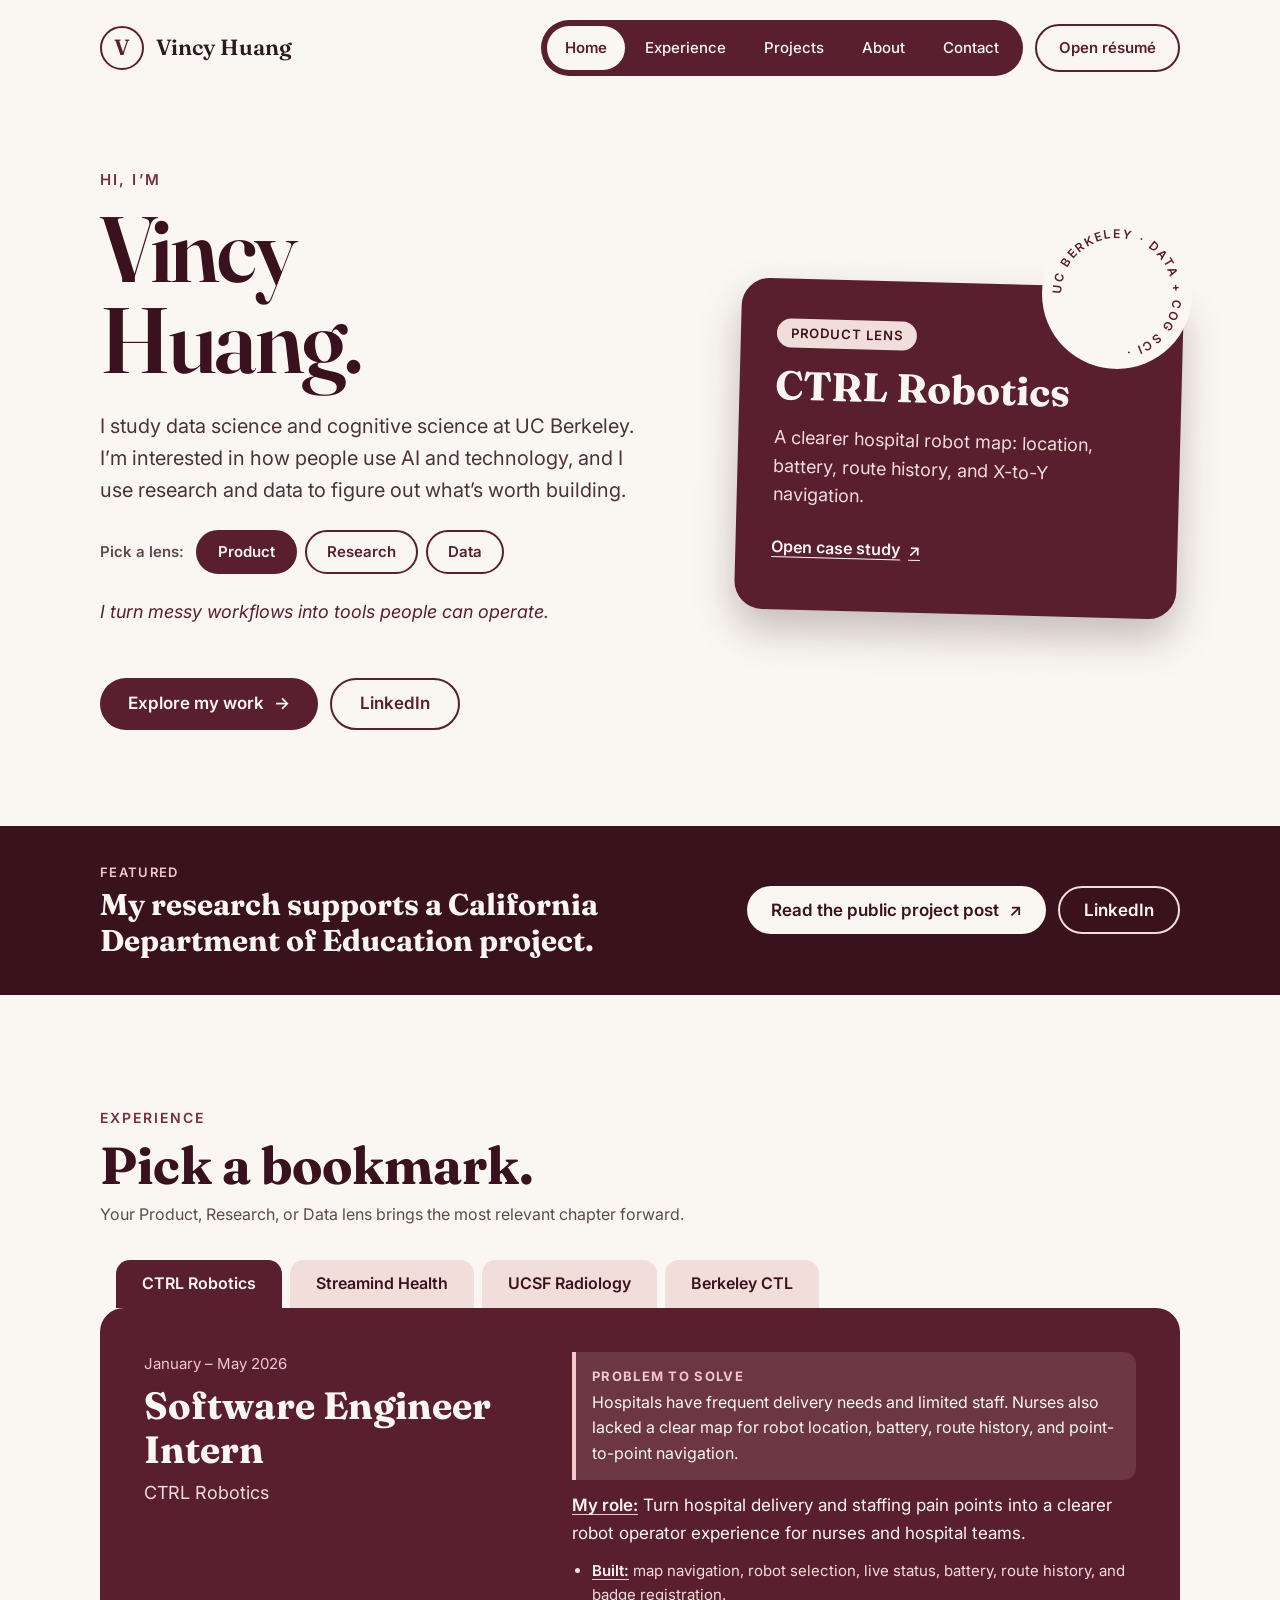
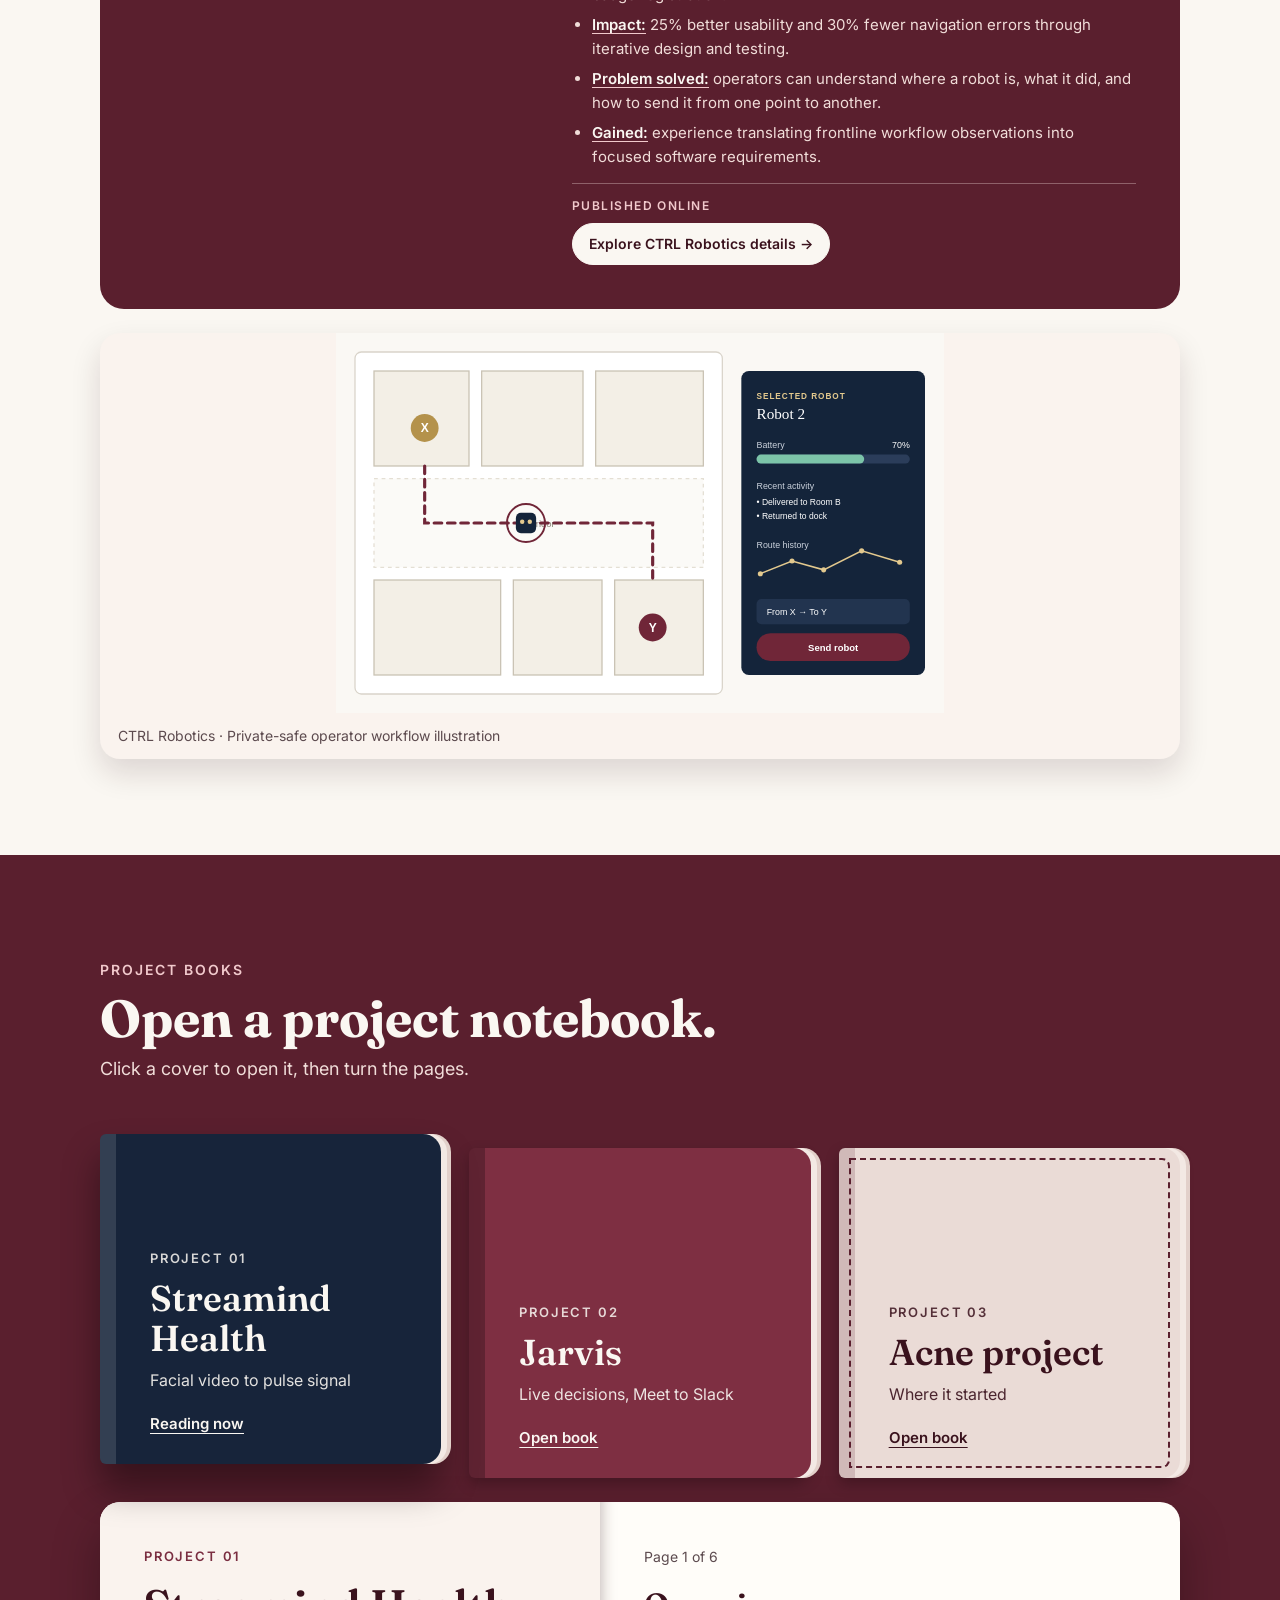
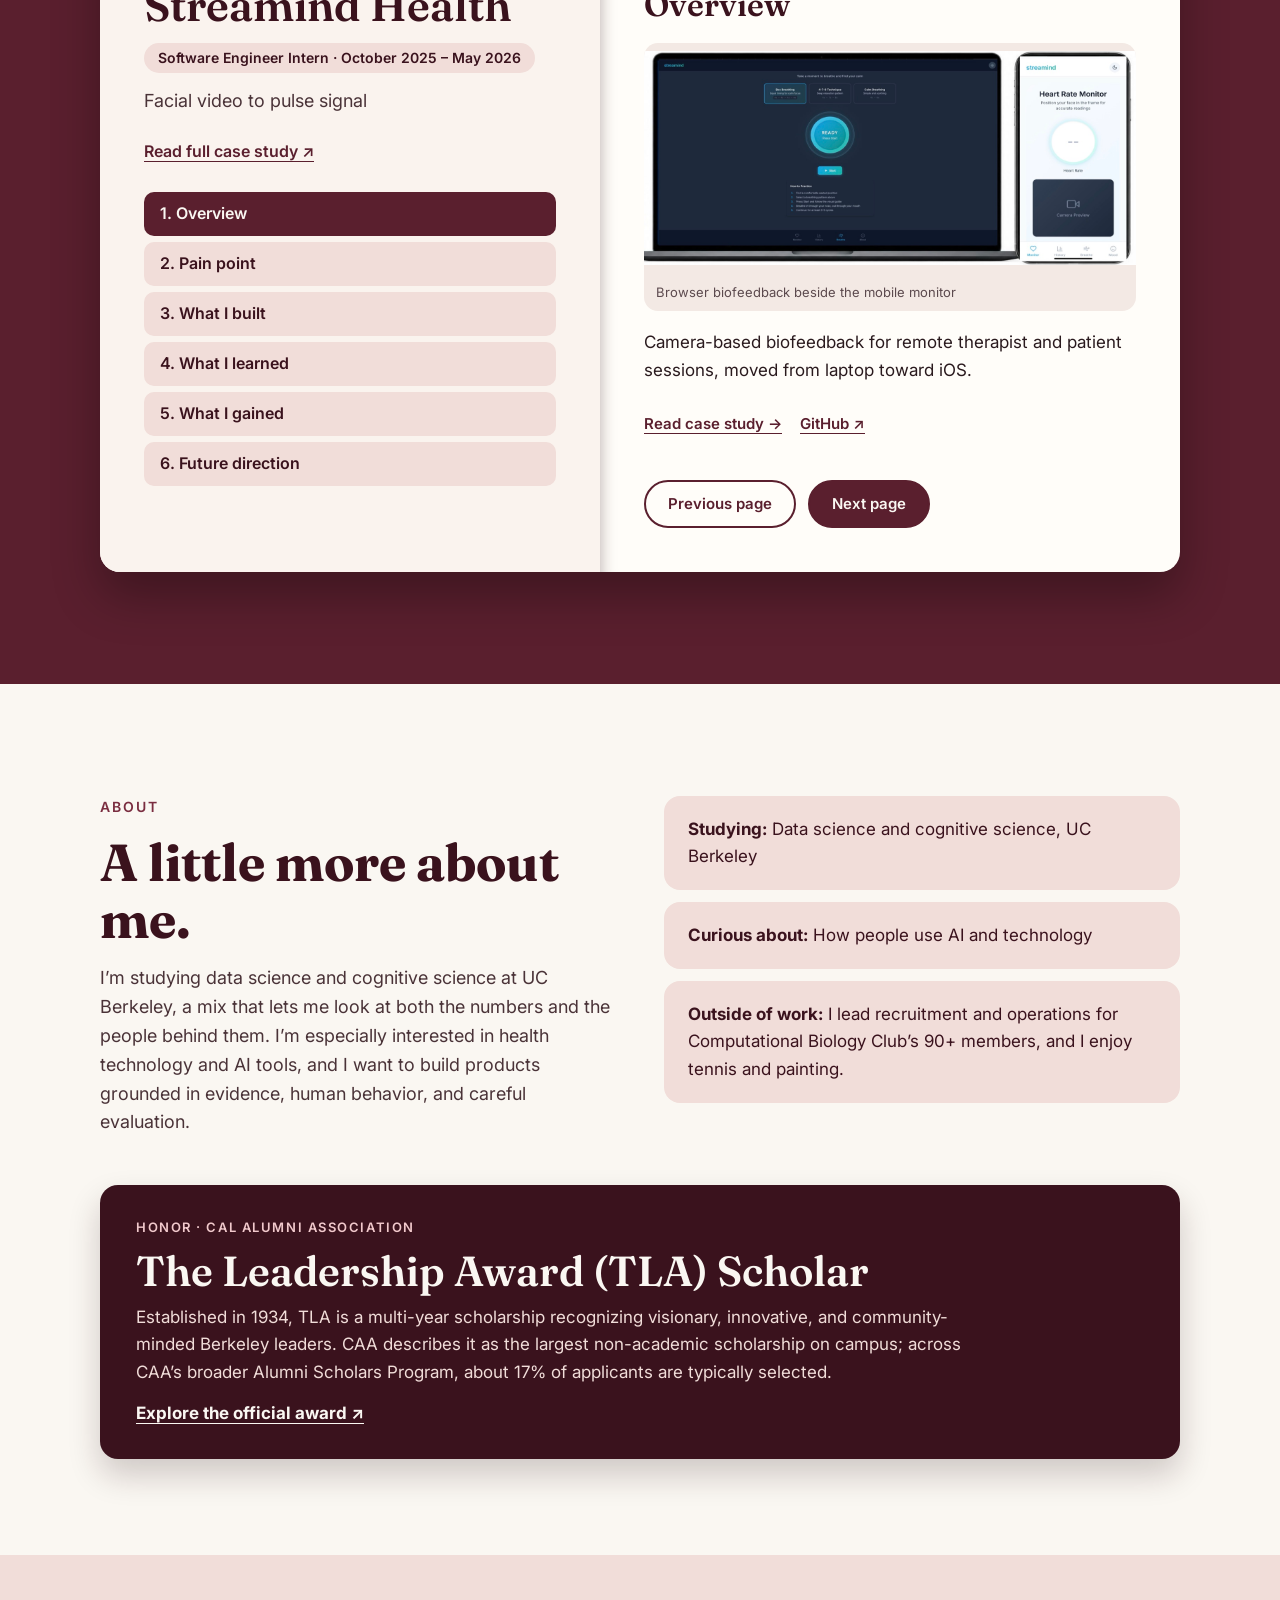
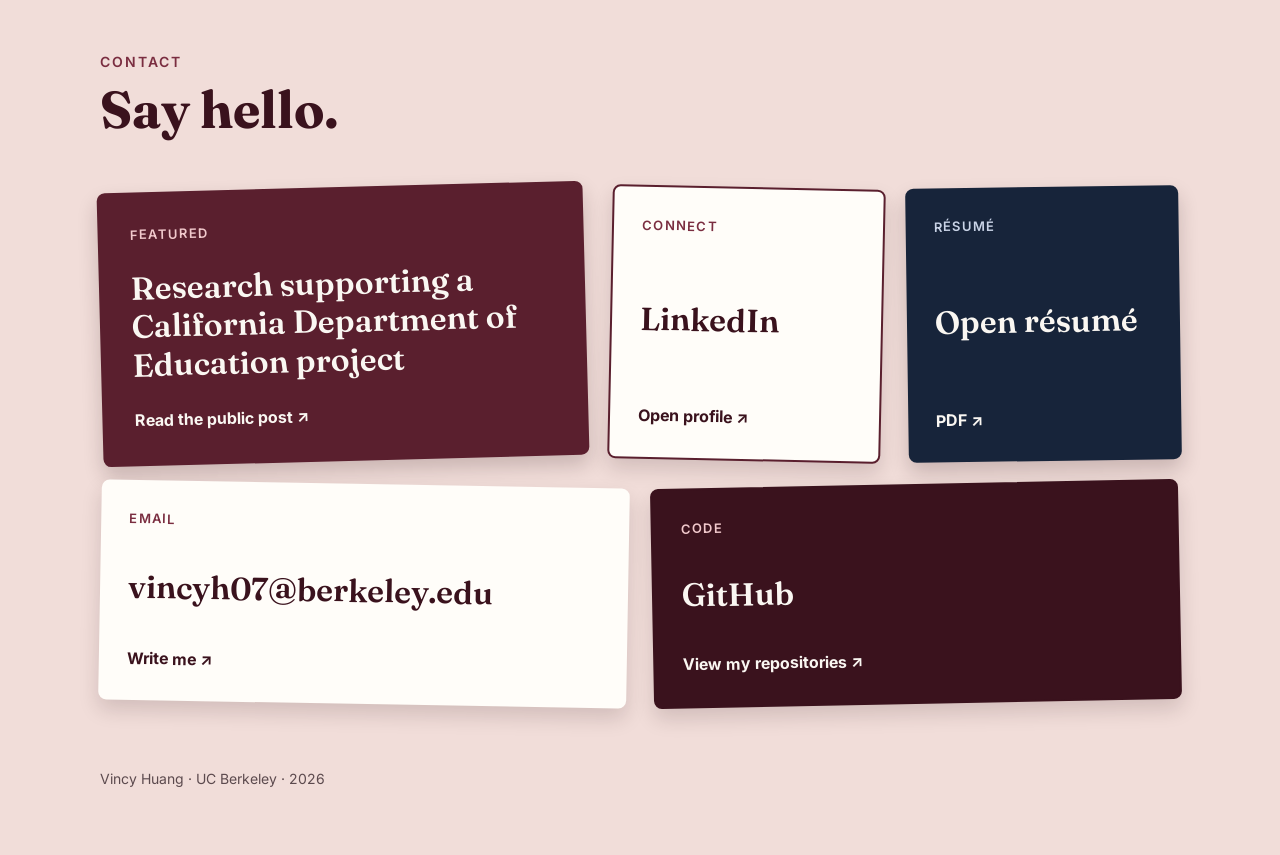
<file: projects.html>
<!doctype html>
<html lang="en">
  <head>
    <meta charset="utf-8" />
    <meta name="viewport" content="width=device-width, initial-scale=1" />
    <title>Projects · Vincy Huang</title>
    <link rel="canonical" href="index.html#projects" />
    <meta http-equiv="refresh" content="0; url=index.html#projects" />
    <script>
      location.replace("index.html#projects");
    </script>
  </head>
  <body>
    <p><a href="index.html#projects">Continue to Projects</a></p>
  </body>
</html>
</file>
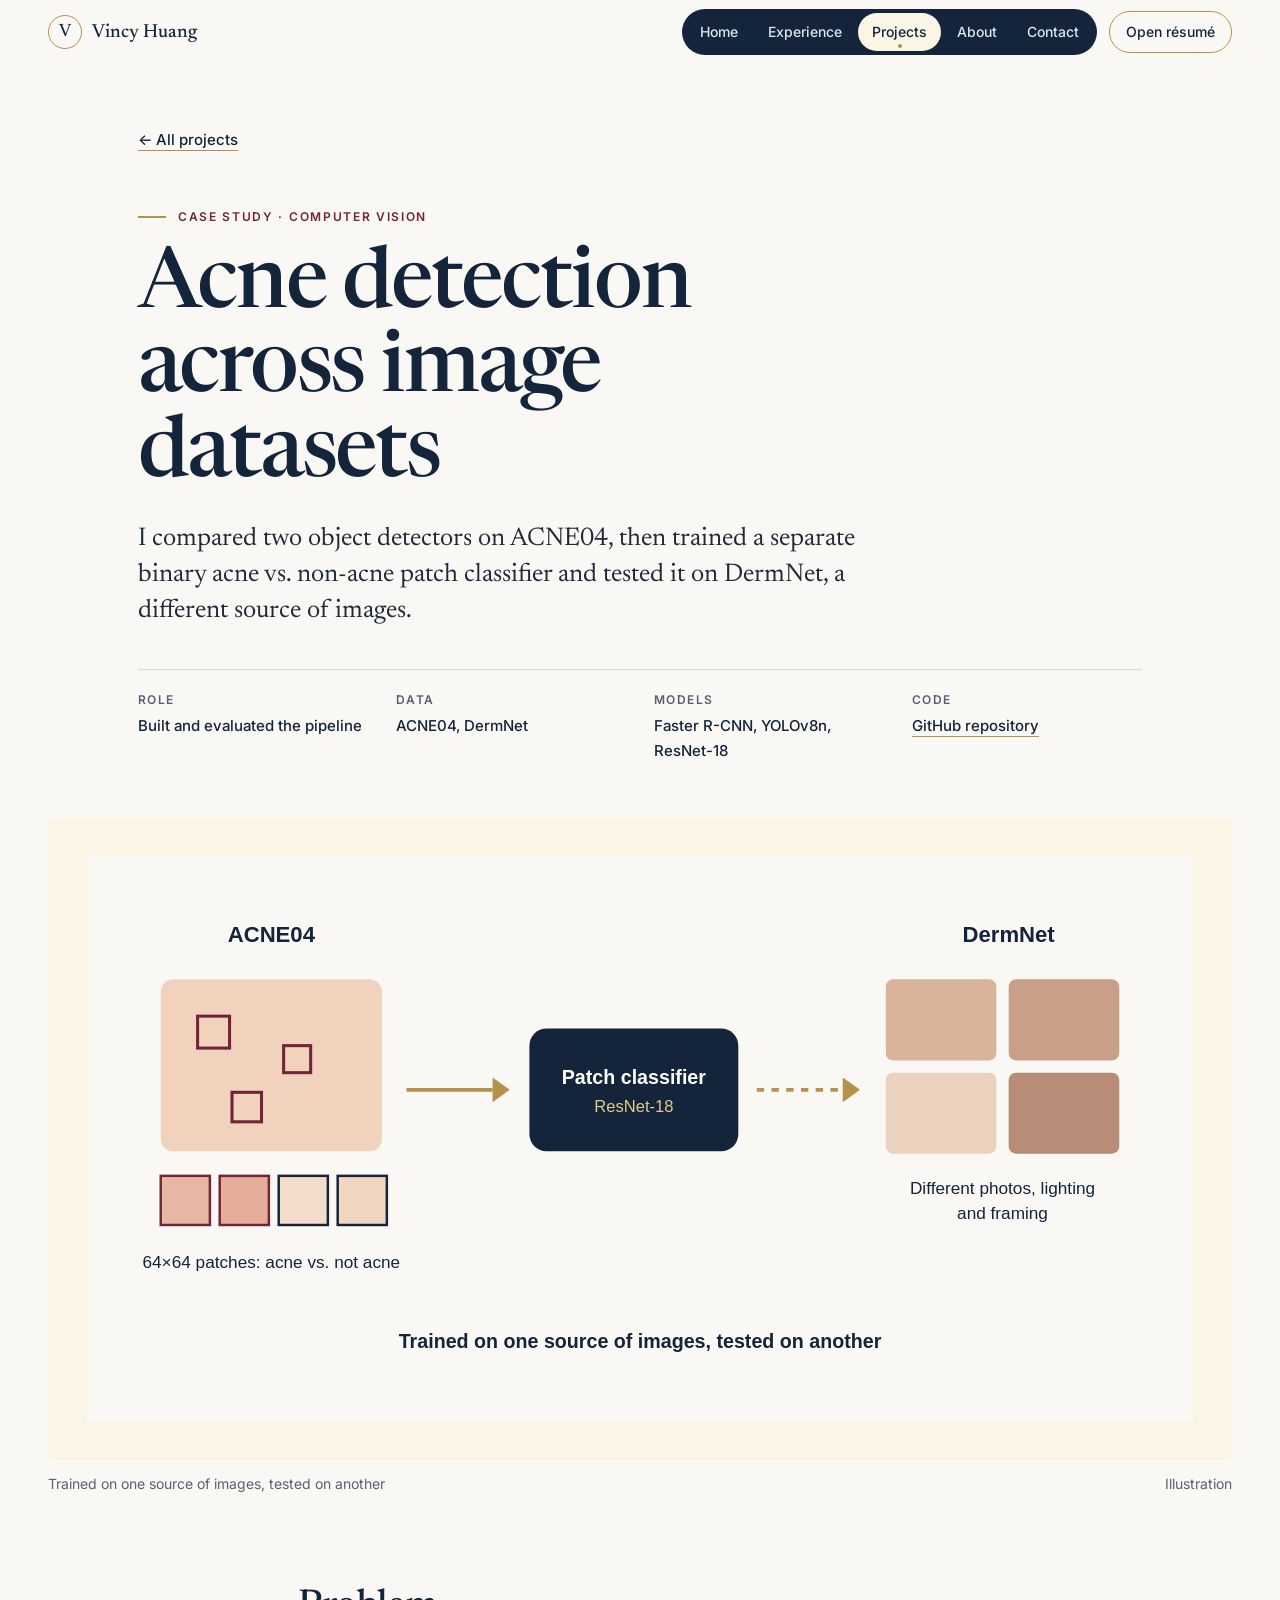
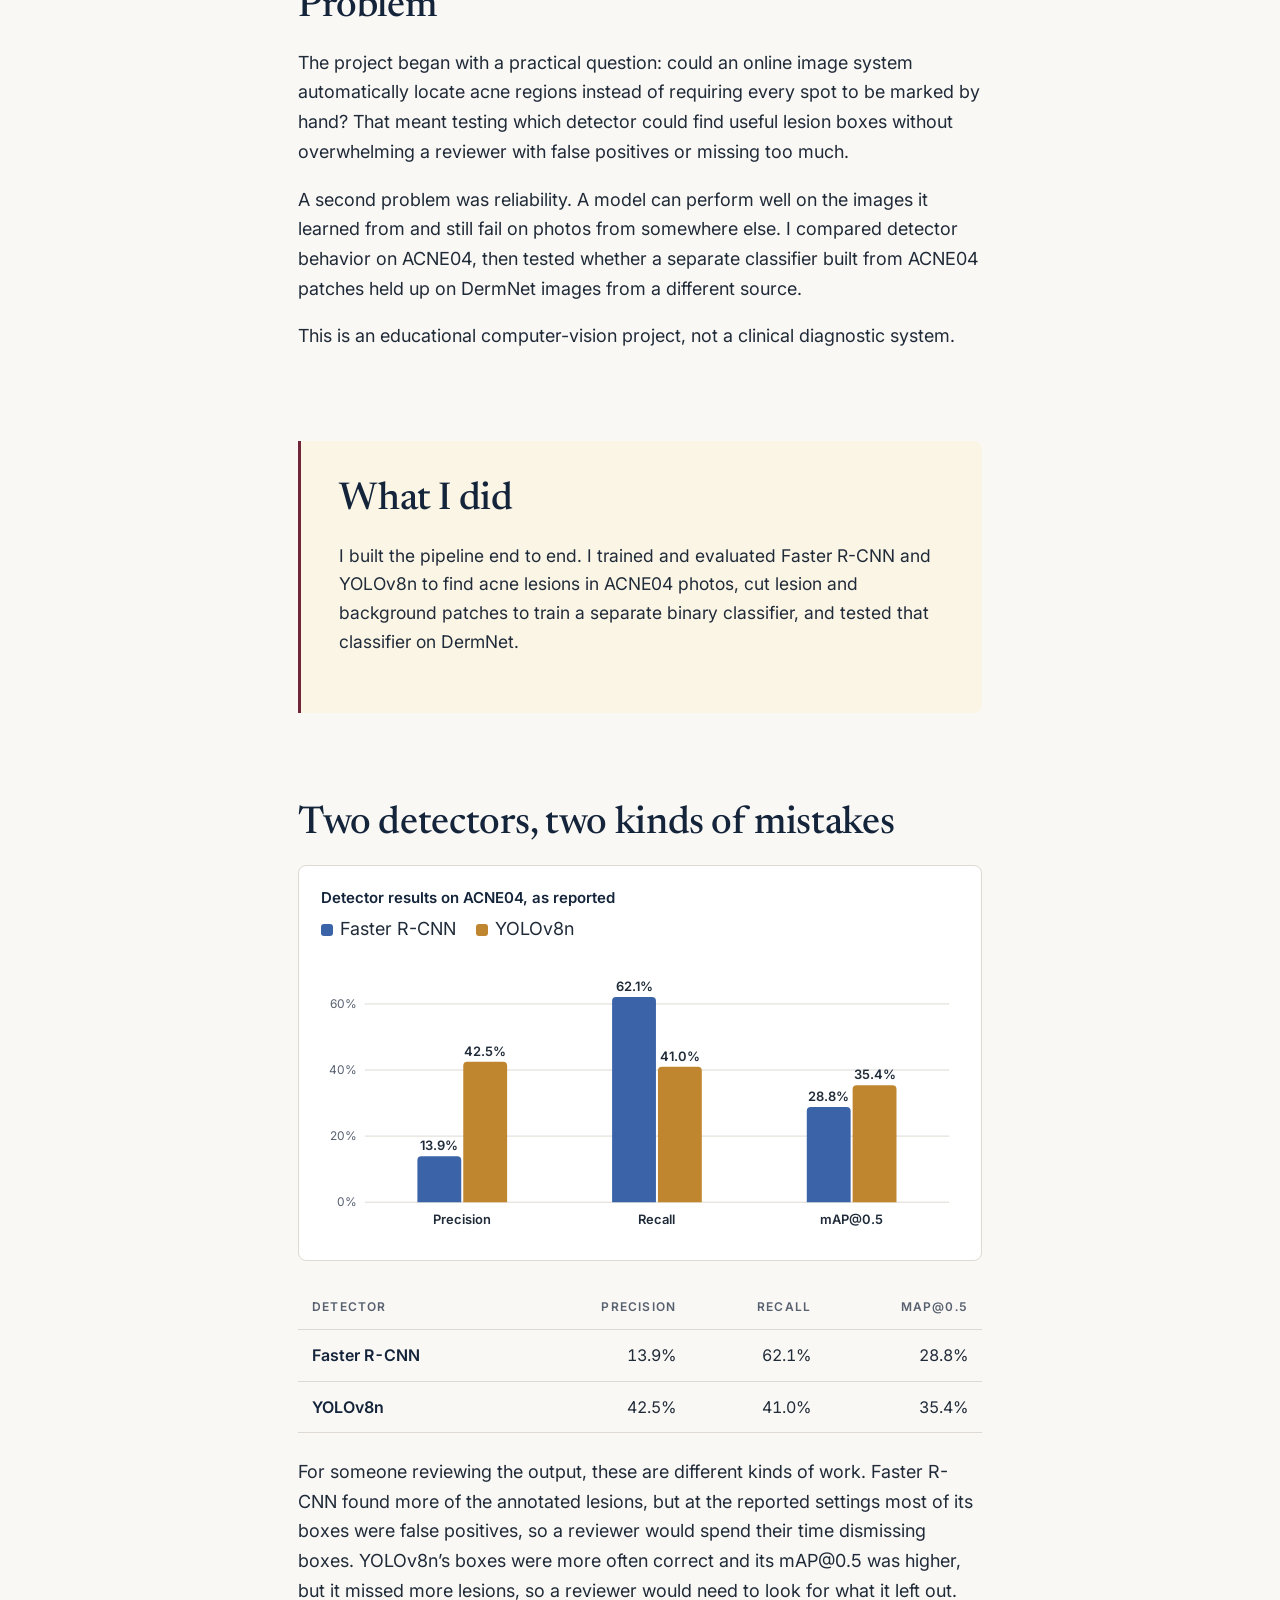
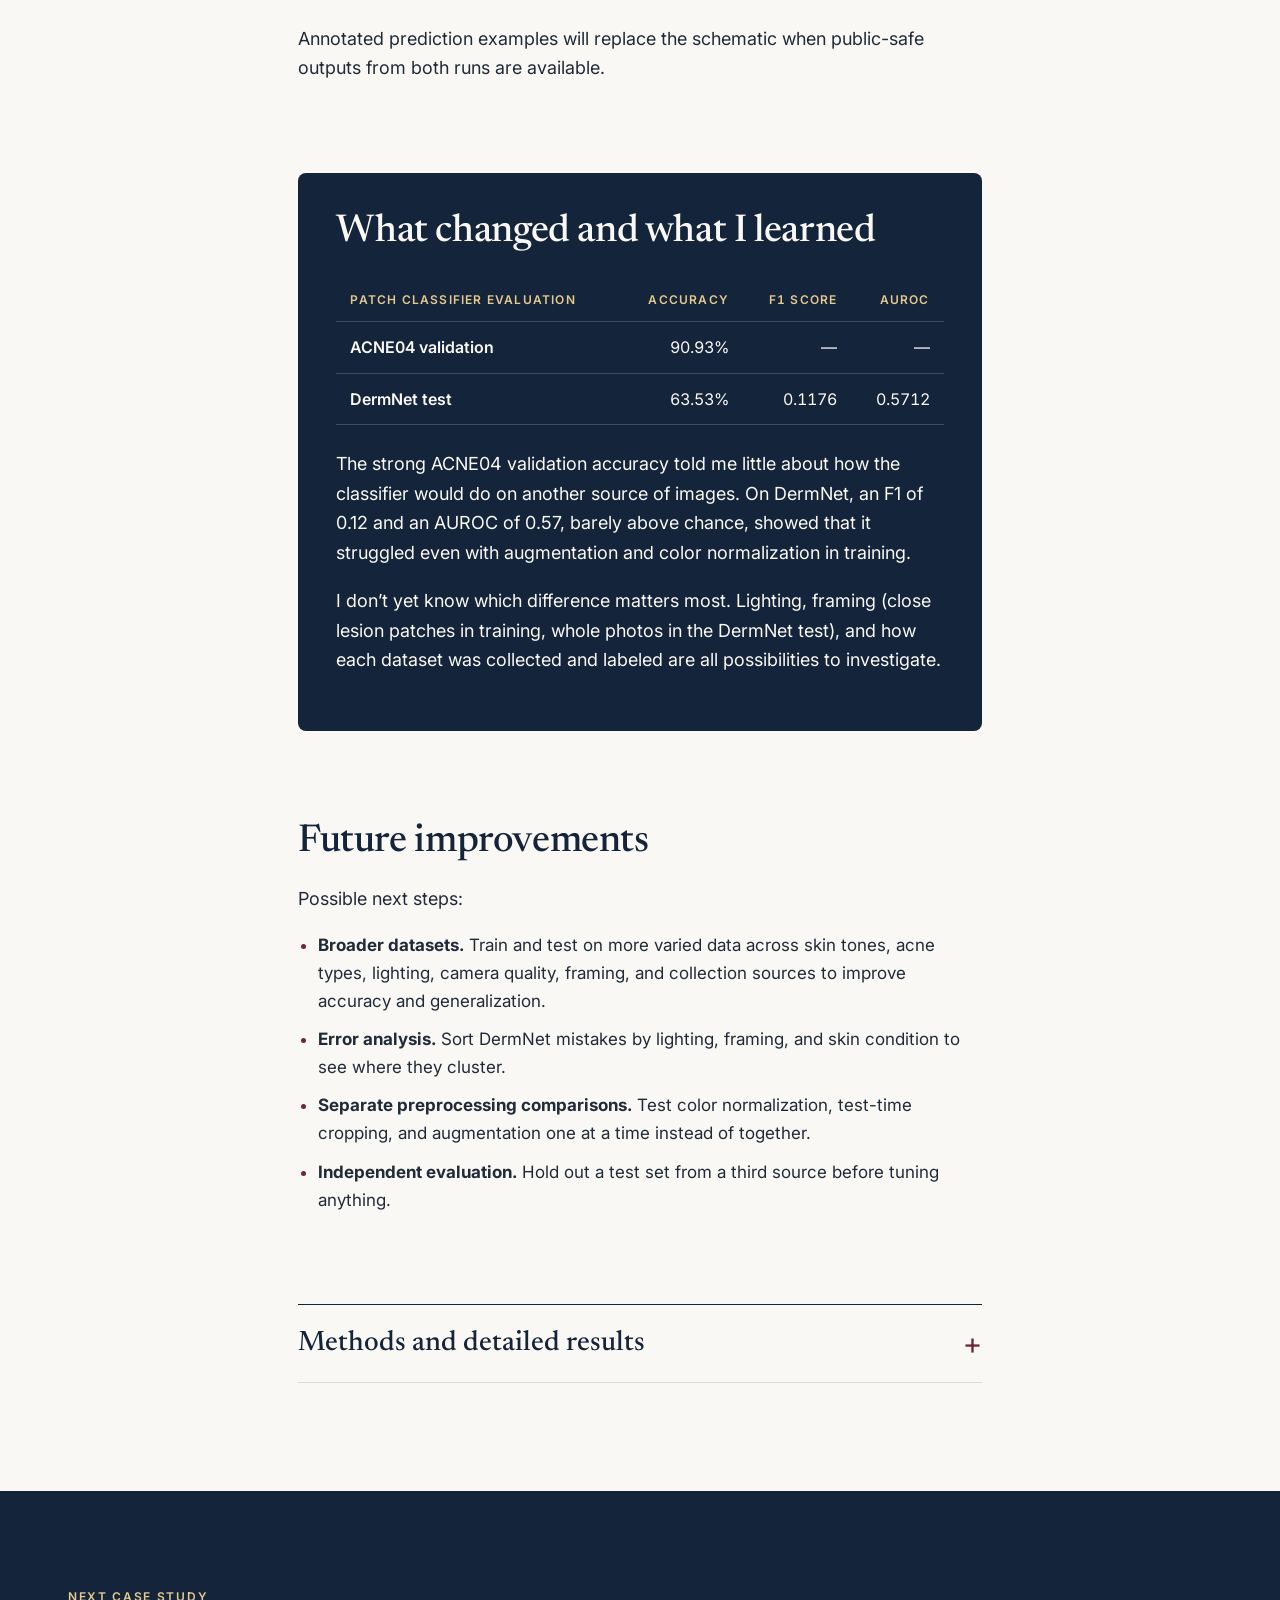
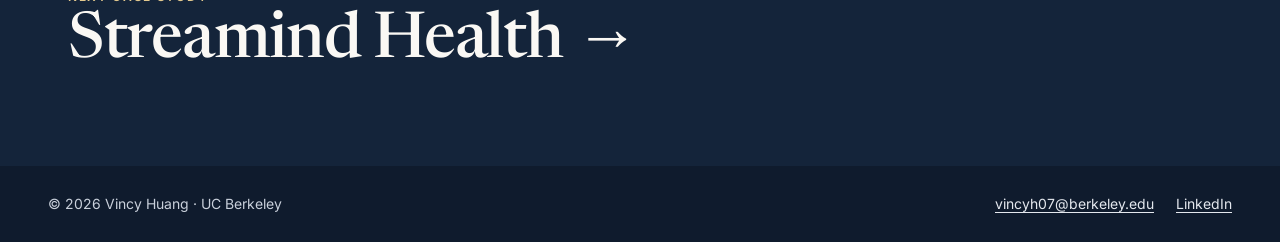
<file: projects/acne-detection.html>
<!doctype html>
<html lang="en" class="no-js">
  <head>
    <meta charset="utf-8" />
    <meta name="viewport" content="width=device-width, initial-scale=1" />
    <title>Acne detection across image datasets · Vincy Huang</title>
    <meta
      name="description"
      content="Vincy Huang compared Faster R-CNN and YOLOv8n on ACNE04 and tested an acne patch classifier on DermNet."
    />
    <meta
      property="og:title"
      content="Acne detection across image datasets · Vincy Huang"
    />
    <meta
      property="og:description"
      content="Vincy Huang compared Faster R-CNN and YOLOv8n on ACNE04 and tested an acne patch classifier on DermNet."
    />
    <meta property="og:type" content="website" />
    <meta name="theme-color" content="#14243A" />
    <link rel="icon" href="../assets/img/favicon.svg" type="image/svg+xml" />
    <link
      rel="stylesheet"
      href="https://fonts.googleapis.com/css2?family=Inter:wght@400;500;600&family=Newsreader:ital,opsz,wght@0,6..72,400;0,6..72,500;0,6..72,600;1,6..72,400&display=swap"
    />
    <link rel="stylesheet" href="../assets/css/style.css" />
    <script>
      (function () {
        var d = document.documentElement;
        d.className = "js";
        var calm =
          window.matchMedia && matchMedia("(prefers-reduced-motion: reduce)").matches;
        // Arriving through the maroon crescent: start covered, then uncover once the page is ready.
        try {
          if (sessionStorage.getItem("vh-cres")) {
            sessionStorage.removeItem("vh-cres");
            if (!calm) d.className += " cres-arrive";
          }
        } catch (e) {}
      })();
    </script>
  </head>
  <body>
    <a class="skip" href="#main">Skip to main content</a>
    <header class="site-header">
      <div class="bar">
        <a class="brand" href="../index.html#home" data-nav aria-label="Vincy Huang, home"
          ><span class="mono" aria-hidden="true">V</span
          ><span class="brand-name">Vincy Huang</span></a
        >
        <button
          class="menu-btn"
          type="button"
          aria-expanded="false"
          aria-controls="site-nav"
        >
          Menu
        </button>
        <nav class="nav" id="site-nav" aria-label="Primary">
          <div class="nav-pill">
            <a href="../index.html#home" data-nav data-section="home">Home</a
            ><a href="../index.html#experience" data-nav data-section="experience"
              >Experience</a
            ><a
              href="../index.html#projects"
              data-nav
              data-section="projects"
              aria-current="true"
              >Projects</a
            ><a href="../index.html#about" data-nav data-section="about">About</a
            ><a href="../index.html#contact" data-nav data-section="contact">Contact</a>
          </div>
          <a
            class="nav-resume"
            href="../assets/docs/Vincy_Huang_Resume.pdf"
            target="_blank"
            rel="noopener"
            >Open résumé<span class="sr"> (PDF, opens in a new tab)</span></a
          >
        </nav>
      </div>
    </header>
    <main id="main">
      <article class="cs cs-cream">
        <header class="cs-hero">
          <p class="back">
            <a class="tlink" href="../index.html#projects" data-nav
              ><span aria-hidden="true">←</span> All projects</a
            >
          </p>
          <p class="eyebrow">Case study · Computer vision</p>
          <h1 class="cs-title">Acne detection across image datasets</h1>
          <p class="cs-lede">
            I compared two object detectors on ACNE04, then trained a separate binary acne
            vs. non-acne patch classifier and tested it on DermNet, a different source of
            images.
          </p>
          <dl class="cs-facts">
            <div>
              <dt>Role</dt>
              <dd>Built and evaluated the pipeline</dd>
            </div>
            <div>
              <dt>Data</dt>
              <dd>ACNE04, DermNet</dd>
            </div>
            <div>
              <dt>Models</dt>
              <dd>Faster R-CNN, YOLOv8n, ResNet-18</dd>
            </div>
            <div>
              <dt>Code</dt>
              <dd>
                <a
                  class="tlink"
                  href="https://github.com/vincyh07-dev/acne_detection"
                  target="_blank"
                  rel="noopener"
                  >GitHub repository<span class="sr"> (opens in a new tab)</span></a
                >
              </dd>
            </div>
          </dl>
        </header>

        <figure class="cs-full reveal">
          <button
            class="zoom"
            type="button"
            data-cap="Illustration · Trained on one source of images, tested on another"
            aria-label="Enlarge image: Trained on one source of images, tested on another"
          >
            <img
              src="../assets/img/illustrations/acne-crossdataset.svg"
              alt="Illustration: lesion patches from ACNE04 train a classifier that is then tested on DermNet images"
              width="900"
              height="460"
              loading="lazy"
              decoding="async"
            />
          </button>
          <figcaption>
            <span>Trained on one source of images, tested on another</span
            ><span>Illustration</span>
          </figcaption>
        </figure>

        <div class="cs-body">
          <section class="cs-sec reveal" aria-labelledby="c-h">
            <h2 id="c-h">Problem</h2>
            <p>
              The project began with a practical question: could an online image system
              automatically locate acne regions instead of requiring every spot to be
              marked by hand? That meant testing which detector could find useful lesion
              boxes without overwhelming a reviewer with false positives or missing too
              much.
            </p>
            <p>
              A second problem was reliability. A model can perform well on the images it
              learned from and still fail on photos from somewhere else. I compared
              detector behavior on ACNE04, then tested whether a separate classifier built
              from ACNE04 patches held up on DermNet images from a different source.
            </p>
            <p>
              This is an educational computer-vision project, not a clinical diagnostic
              system.
            </p>
          </section>

          <section class="cs-contrib reveal" aria-labelledby="u-h">
            <h2 id="u-h">What I did</h2>
            <p>
              I built the pipeline end to end. I trained and evaluated Faster R-CNN and
              YOLOv8n to find acne lesions in ACNE04 photos, cut lesion and background
              patches to train a separate binary classifier, and tested that classifier on
              DermNet.
            </p>
          </section>

          <section class="cs-sec reveal" aria-labelledby="d-h">
            <h2 id="d-h">Two detectors, two kinds of mistakes</h2>
            <figure class="chart reveal">
              <figcaption class="chart-title">
                Detector results on ACNE04, as reported
              </figcaption>
              <p class="legend">
                <span><i style="background: #3b64a8"></i>Faster R-CNN</span
                ><span><i style="background: #c0862f"></i>YOLOv8n</span>
              </p>
              <svg
                viewBox="0 0 640 300"
                role="img"
                aria-label="Bar chart. Precision: Faster R-CNN 13.9%, YOLOv8n 42.5%. Recall: Faster R-CNN 62.1%, YOLOv8n 41.0%. mAP at 0.5: Faster R-CNN 28.8%, YOLOv8n 35.4%. The same values are in the table below."
              >
                <path d="M44 252.0H630" class="grid" />
                <text x="36" y="256.0" text-anchor="end" class="tick">0%</text>
                <path d="M44 185.7H630" class="grid" />
                <text x="36" y="189.7" text-anchor="end" class="tick">20%</text>
                <path d="M44 119.4H630" class="grid" />
                <text x="36" y="123.4" text-anchor="end" class="tick">40%</text>
                <path d="M44 53.1H630" class="grid" />
                <text x="36" y="57.1" text-anchor="end" class="tick">60%</text>
                <g class="bar">
                  <title>Faster R-CNN, Precision: 13.9%</title>
                  <path
                    d="M96.7 252V209.9a4 4 0 0 1 4-4h36a4 4 0 0 1 4 4V252Z"
                    fill="#3b64a8"
                  />
                  <text x="118.7" y="199.9" text-anchor="middle" class="v">13.9%</text>
                </g>
                <g class="bar">
                  <title>YOLOv8n, Precision: 42.5%</title>
                  <path
                    d="M142.7 252V115.1a4 4 0 0 1 4-4h36a4 4 0 0 1 4 4V252Z"
                    fill="#c0862f"
                  />
                  <text x="164.7" y="105.1" text-anchor="middle" class="v">42.5%</text>
                </g>
                <text x="141.7" y="274" text-anchor="middle" class="ax">Precision</text>
                <g class="bar">
                  <title>Faster R-CNN, Recall: 62.1%</title>
                  <path
                    d="M292.0 252V50.2a4 4 0 0 1 4-4h36a4 4 0 0 1 4 4V252Z"
                    fill="#3b64a8"
                  />
                  <text x="314.0" y="40.2" text-anchor="middle" class="v">62.1%</text>
                </g>
                <g class="bar">
                  <title>YOLOv8n, Recall: 41.0%</title>
                  <path
                    d="M338.0 252V120.1a4 4 0 0 1 4-4h36a4 4 0 0 1 4 4V252Z"
                    fill="#c0862f"
                  />
                  <text x="360.0" y="110.1" text-anchor="middle" class="v">41.0%</text>
                </g>
                <text x="337.0" y="274" text-anchor="middle" class="ax">Recall</text>
                <g class="bar">
                  <title>Faster R-CNN, mAP@0.5: 28.8%</title>
                  <path
                    d="M487.3 252V160.5a4 4 0 0 1 4-4h36a4 4 0 0 1 4 4V252Z"
                    fill="#3b64a8"
                  />
                  <text x="509.3" y="150.5" text-anchor="middle" class="v">28.8%</text>
                </g>
                <g class="bar">
                  <title>YOLOv8n, mAP@0.5: 35.4%</title>
                  <path
                    d="M533.3 252V138.7a4 4 0 0 1 4-4h36a4 4 0 0 1 4 4V252Z"
                    fill="#c0862f"
                  />
                  <text x="555.3" y="128.7" text-anchor="middle" class="v">35.4%</text>
                </g>
                <text x="532.3" y="274" text-anchor="middle" class="ax">mAP@0.5</text>
              </svg>
            </figure>
            <div class="table-wrap">
              <table>
                <caption class="sr">
                  Detector results on ACNE04
                </caption>
                <thead>
                  <tr>
                    <th scope="col">Detector</th>
                    <th scope="col">Precision</th>
                    <th scope="col">Recall</th>
                    <th scope="col">mAP@0.5</th>
                  </tr>
                </thead>
                <tbody>
                  <tr>
                    <th scope="row">Faster R-CNN</th>
                    <td>13.9%</td>
                    <td>62.1%</td>
                    <td>28.8%</td>
                  </tr>
                  <tr>
                    <th scope="row">YOLOv8n</th>
                    <td>42.5%</td>
                    <td>41.0%</td>
                    <td>35.4%</td>
                  </tr>
                </tbody>
              </table>
            </div>
            <p>
              For someone reviewing the output, these are different kinds of work. Faster
              R-CNN found more of the annotated lesions, but at the reported settings most
              of its boxes were false positives, so a reviewer would spend their time
              dismissing boxes. YOLOv8n’s boxes were more often correct and its mAP@0.5
              was higher, but it missed more lesions, so a reviewer would need to look for
              what it left out.
            </p>
            <p>
              Annotated prediction examples will replace the schematic when public-safe
              outputs from both runs are available.
            </p>
          </section>

          <section class="cs-sec cs-key reveal" aria-labelledby="k-h">
            <h2 id="k-h">What changed and what I learned</h2>
            <div class="table-wrap">
              <table>
                <caption class="sr">
                  Patch classifier evaluation
                </caption>
                <thead>
                  <tr>
                    <th scope="col">Patch classifier evaluation</th>
                    <th scope="col">Accuracy</th>
                    <th scope="col">F1 score</th>
                    <th scope="col">AUROC</th>
                  </tr>
                </thead>
                <tbody>
                  <tr>
                    <th scope="row">ACNE04 validation</th>
                    <td>90.93%</td>
                    <td>—</td>
                    <td>—</td>
                  </tr>
                  <tr>
                    <th scope="row">DermNet test</th>
                    <td>63.53%</td>
                    <td>0.1176</td>
                    <td>0.5712</td>
                  </tr>
                </tbody>
              </table>
            </div>
            <p>
              The strong ACNE04 validation accuracy told me little about how the
              classifier would do on another source of images. On DermNet, an F1 of 0.12
              and an AUROC of 0.57, barely above chance, showed that it struggled even
              with augmentation and color normalization in training.
            </p>
            <p>
              I don’t yet know which difference matters most. Lighting, framing (close
              lesion patches in training, whole photos in the DermNet test), and how each
              dataset was collected and labeled are all possibilities to investigate.
            </p>
          </section>

          <section class="cs-sec reveal" aria-labelledby="n-h">
            <h2 id="n-h">Future improvements</h2>
            <p>Possible next steps:</p>
            <ul class="cs-list">
              <li>
                <strong>Broader datasets.</strong> Train and test on more varied data
                across skin tones, acne types, lighting, camera quality, framing, and
                collection sources to improve accuracy and generalization.
              </li>
              <li>
                <strong>Error analysis.</strong> Sort DermNet mistakes by lighting,
                framing, and skin condition to see where they cluster.
              </li>
              <li>
                <strong>Separate preprocessing comparisons.</strong> Test color
                normalization, test-time cropping, and augmentation one at a time instead
                of together.
              </li>
              <li>
                <strong>Independent evaluation.</strong> Hold out a test set from a third
                source before tuning anything.
              </li>
            </ul>
          </section>

          <details class="methods reveal">
            <summary>Methods and detailed results</summary>
            <div class="methods-body">
              <h3>Data and annotations</h3>
              <p>
                ACNE04 boxes come in YOLO format (normalized center, width, height). For
                Faster R-CNN I converted them to pixel corner coordinates and shifted
                class IDs by one to leave room for the background class.
              </p>
              <h3>Detectors</h3>
              <ul>
                <li>
                  Faster R-CNN with a ResNet-50 FPN backbone, starting from torchvision’s
                  pretrained weights, with a new box predictor for the acne classes.
                  Trained for 10 epochs on CPU with batch size 1 and SGD (learning rate
                  0.0005, momentum 0.9).
                </li>
                <li>
                  YOLOv8n from Ultralytics’ pretrained <code>yolov8n.pt</code>, trained
                  for 10 epochs at 640-pixel images. The version comes from the training
                  script; an earlier report draft mentioned YOLOv5.
                </li>
                <li>
                  A detection counted as correct at IoU ≥ 0.5. Faster R-CNN was scored
                  with my own evaluation script (11-point interpolated AP). YOLOv8n was
                  scored with Ultralytics’
                  <code>yolo val</code>. Because the two tools differ, treat the
                  comparison as approximate.
                </li>
              </ul>
              <h3>Patch classifier</h3>
              <ul>
                <li>
                  Patch sampling: each annotated lesion was cropped with 5 pixels of
                  context and resized to 64×64. For every lesion, one random background
                  patch that overlaps no lesion box was taken from the same photo.
                </li>
                <li>
                  Model: ResNet-18 with ImageNet pretrained weights and a two-class
                  output, trained for 20 epochs with Adam and a class-weighted loss.
                </li>
                <li>
                  Training used random crops, flips, rotation, blur, and color jitter,
                  plus a gamma adjustment as color normalization.
                </li>
                <li>
                  Training accuracy reached 91.03%; the best ACNE04 validation accuracy
                  was 90.93%.
                </li>
                <li>
                  On DermNet, images from folders labeled acne counted as positives and
                  all others as negatives. Whole images were resized to 64×64. The
                  classifier labeled 5,589 of 15,557 images as acne.
                </li>
              </ul>
              <h3>Per-category YOLO results</h3>
              <p>
                Per-category values are omitted until the run’s validation output is
                available.
              </p>
            </div>
          </details>
        </div>
        <nav class="cs-next" aria-label="Next case study">
          <a href="streamind-health.html" data-nav data-cursor="explore"
            ><span class="label">Next case study</span
            ><span class="cs-next-title"
              >Streamind Health <span aria-hidden="true">→</span></span
            ></a
          >
        </nav>
      </article>
    </main>
    <div
      class="lightbox"
      id="lightbox"
      role="dialog"
      aria-modal="true"
      aria-label="Enlarged image"
      hidden
    >
      <button class="lightbox-close" type="button">
        Close <span aria-hidden="true">×</span>
      </button>
      <figure>
        <img alt="" />
        <figcaption></figcaption>
      </figure>
    </div>
    <footer class="site-footer">
      <div class="bar">
        <span>© 2026 Vincy Huang · UC Berkeley</span>
        <ul>
          <li>
            <a href="mailto:vincyh07@berkeley.edu">vincyh07@berkeley.edu</a>
          </li>
          <li>
            <a
              href="https://www.linkedin.com/in/vincyhuang7"
              target="_blank"
              rel="noopener"
              >LinkedIn<span class="sr"> (opens in a new tab)</span></a
            >
          </li>
        </ul>
      </div>
    </footer>
    <div class="cres" aria-hidden="true">
      <svg
        class="cres-shape"
        viewBox="0 0 144 100"
        preserveAspectRatio="none"
        focusable="false"
      >
        <path d="M0 0H122Q166 50 122 100H0Q44 50 0 0Z" />
      </svg>
      <span class="cres-v"
        ><svg viewBox="0 0 80 80" focusable="false">
          <circle
            cx="40"
            cy="40"
            r="37"
            fill="none"
            stroke="currentColor"
            stroke-width="1.5"
          />
          <text
            x="40"
            y="54"
            text-anchor="middle"
            font-family="Newsreader, Georgia, serif"
            font-size="44"
            font-weight="500"
            fill="currentColor"
          >
            V
          </text>
        </svg></span
      >
    </div>
    <script src="../assets/js/site.js"></script>
  </body>
</html>
</file>
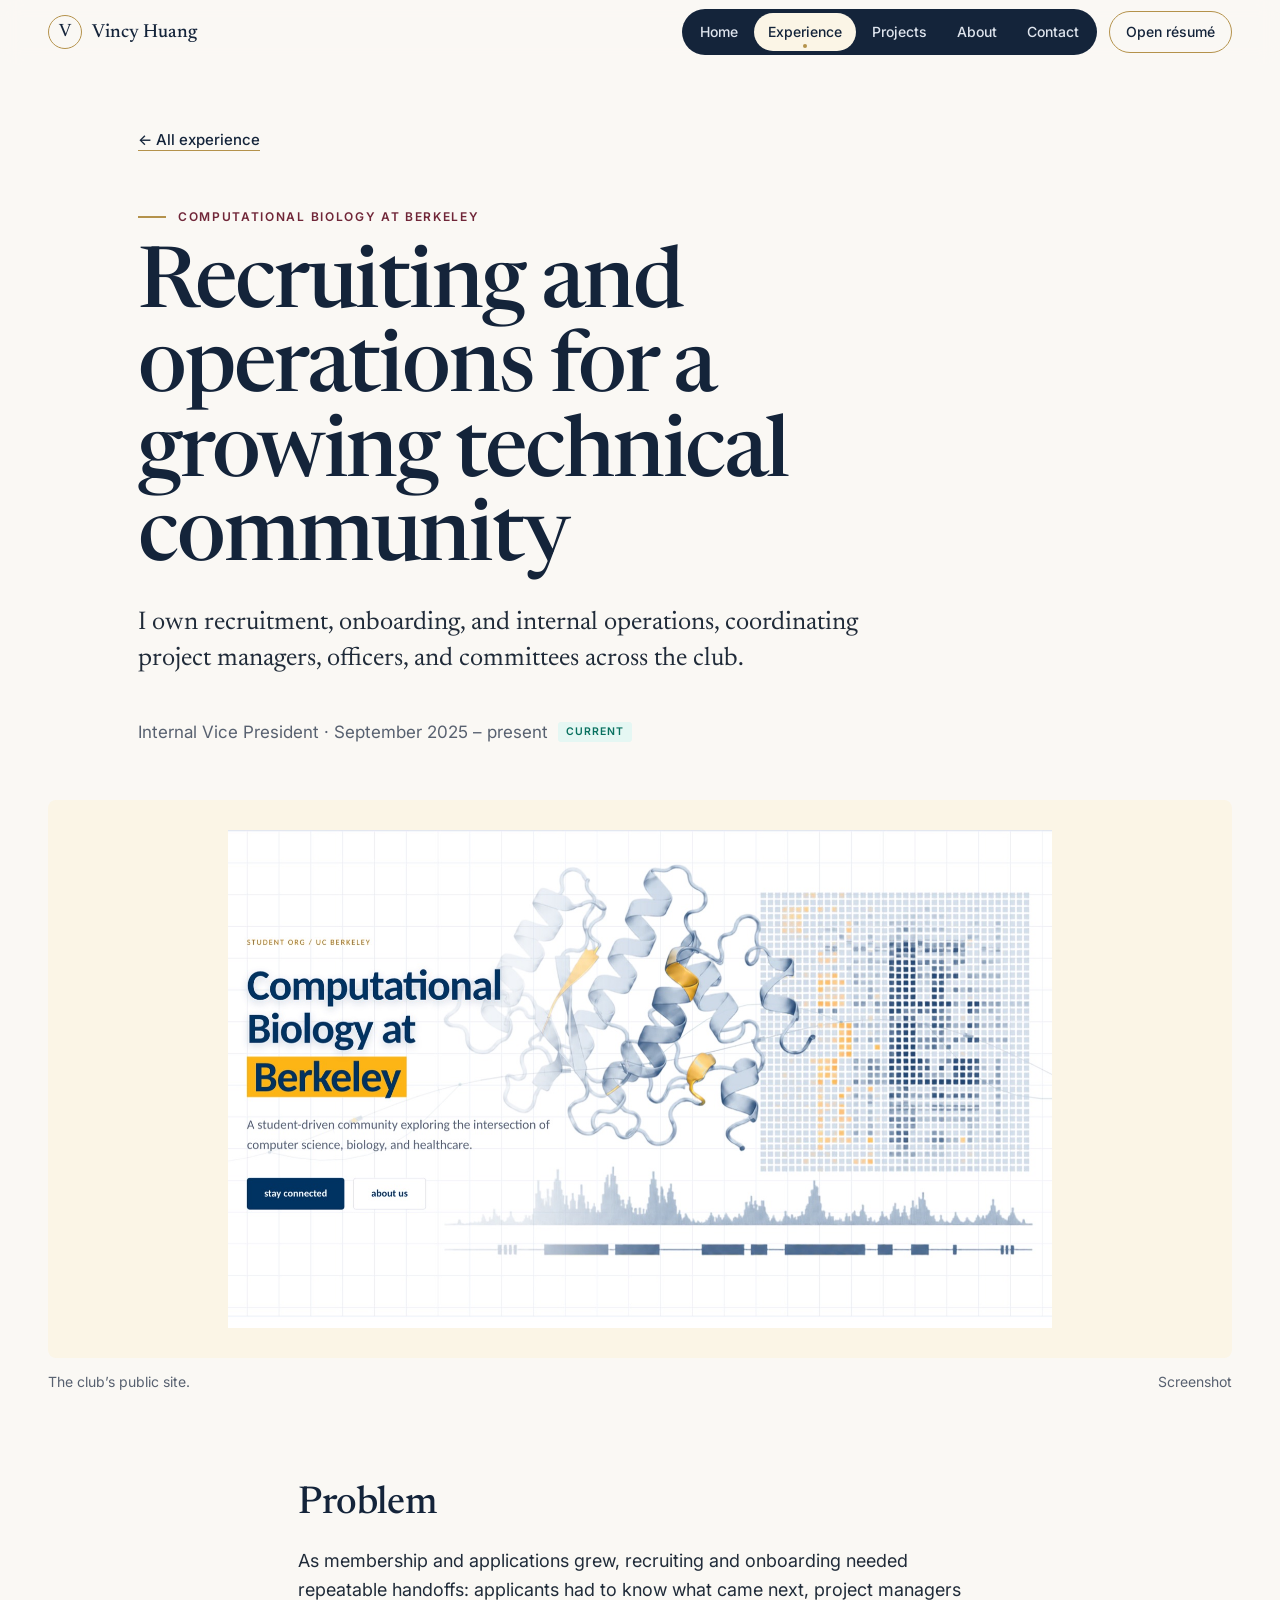
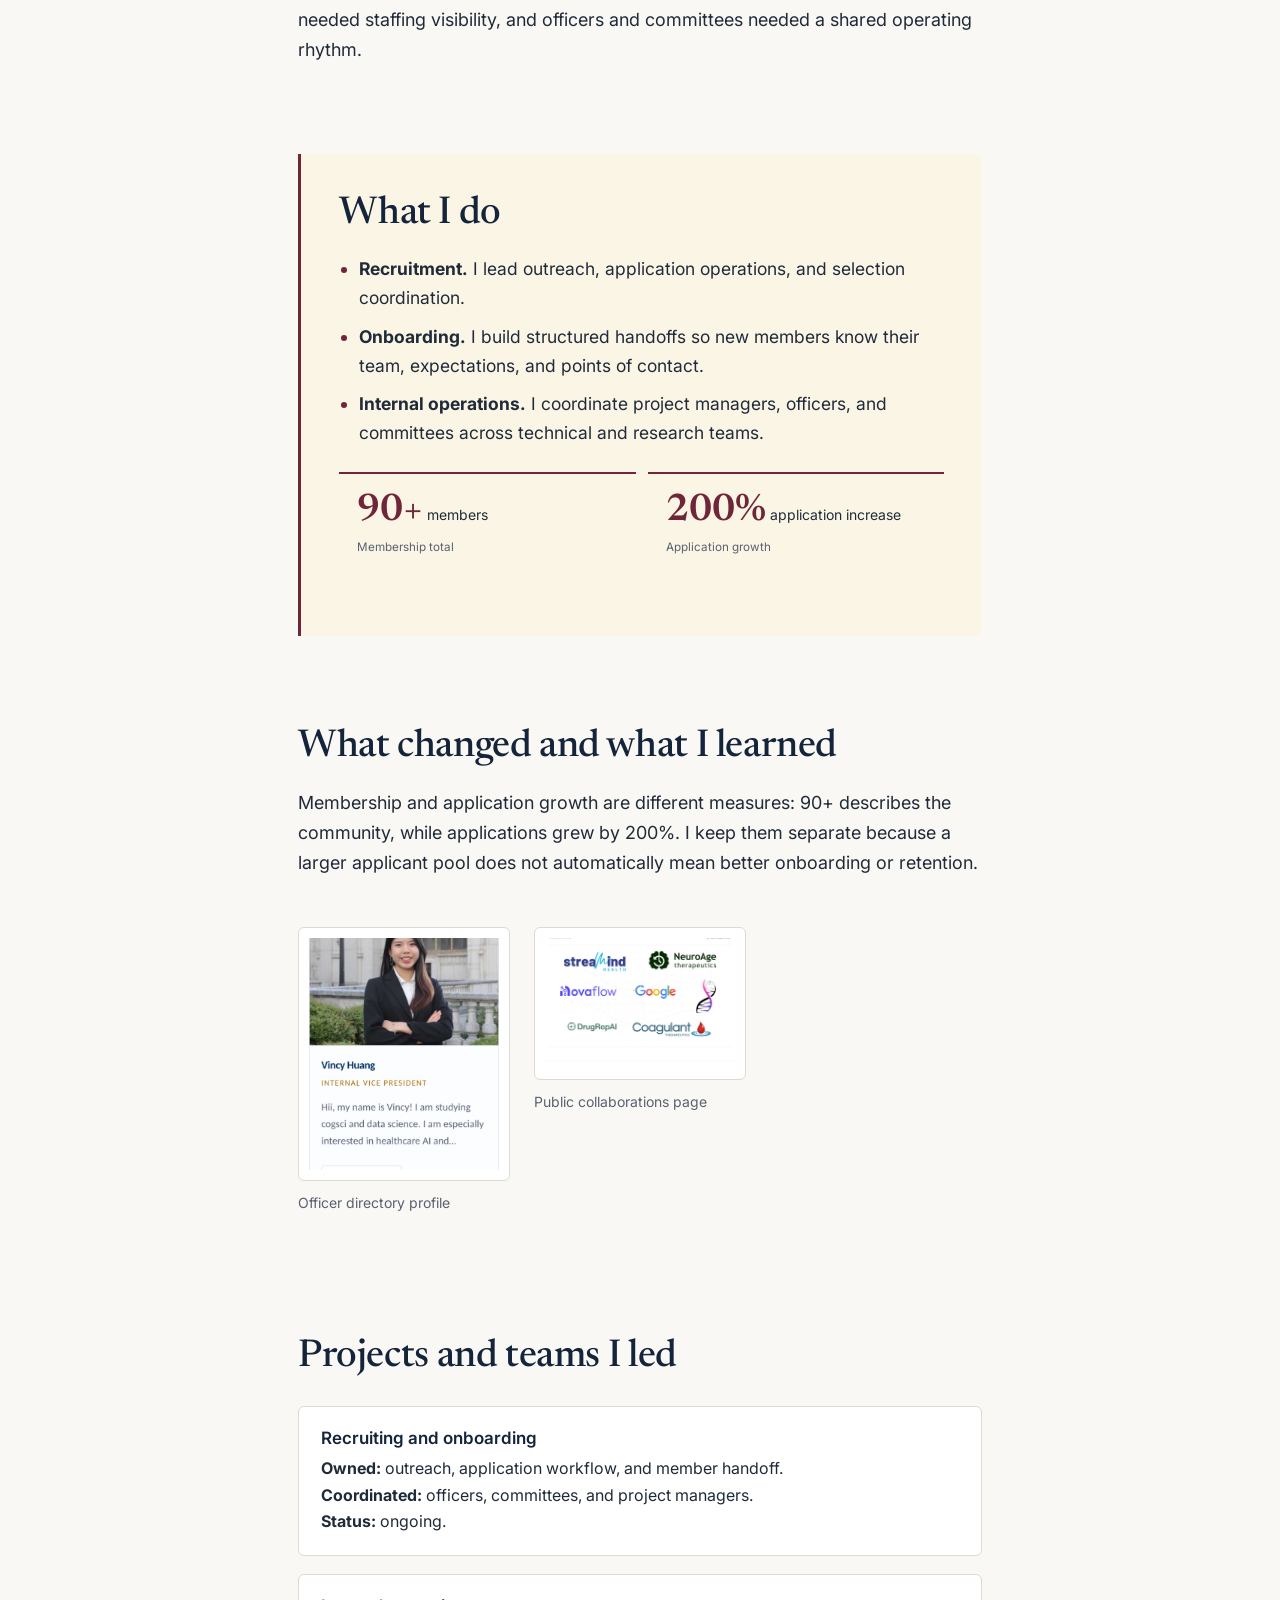
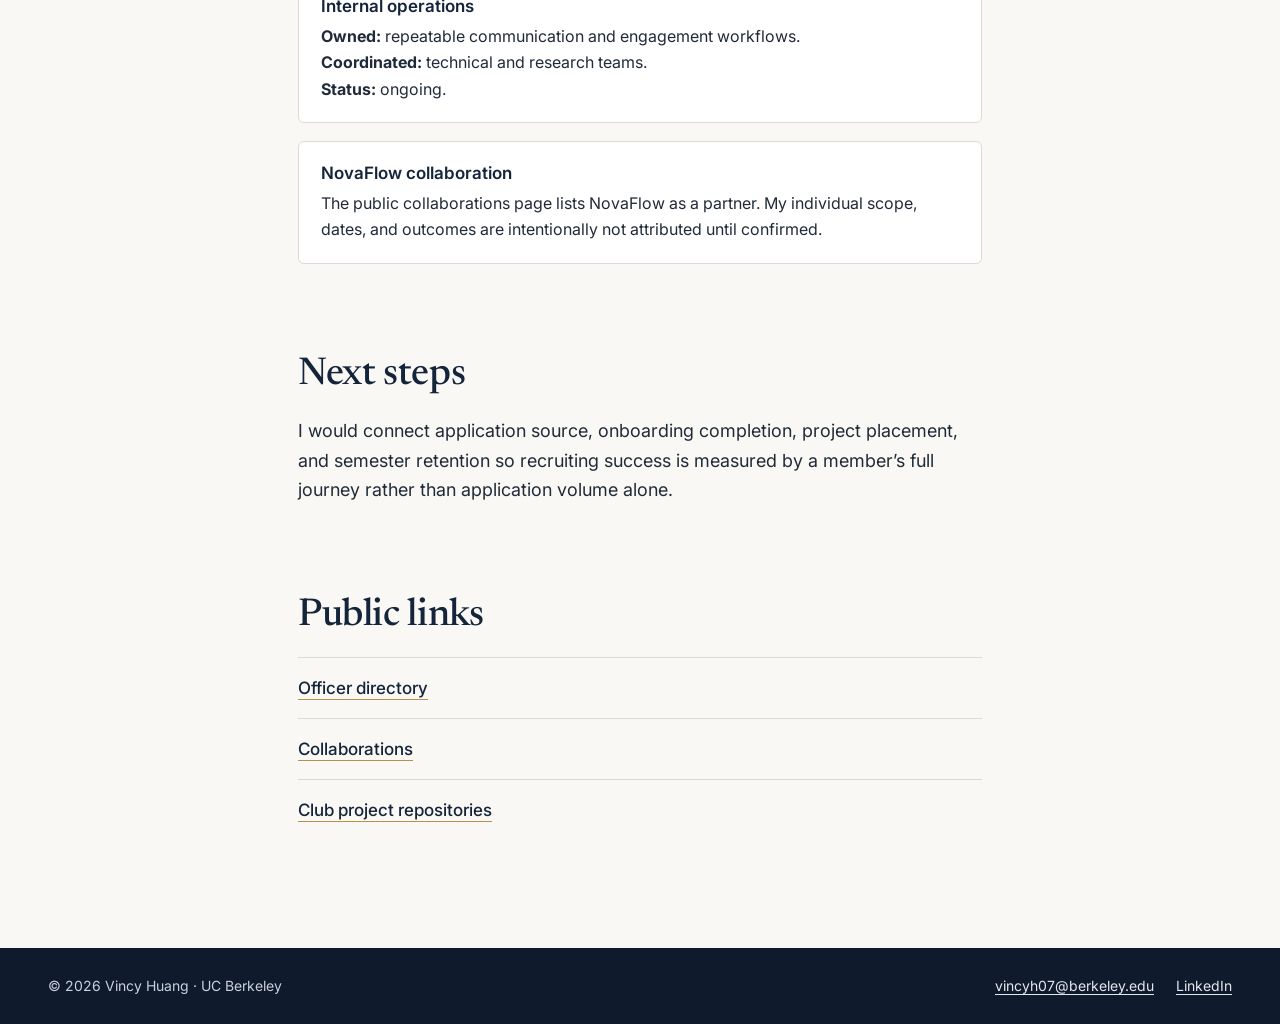
<file: projects/compbio-berkeley.html>
<!doctype html>
<html lang="en" class="no-js">
  <head>
    <meta charset="utf-8" />
    <meta name="viewport" content="width=device-width, initial-scale=1" />
    <title>
      Internal Vice President, Computational Biology at Berkeley · Vincy Huang
    </title>
    <meta
      name="description"
      content="I lead recruiting and internal operations for 90+ members. Targeted outreach increased applications by 200%."
    />
    <meta
      property="og:title"
      content="Internal Vice President, Computational Biology at Berkeley · Vincy Huang"
    />
    <meta
      property="og:description"
      content="I lead recruiting and internal operations for 90+ members. Targeted outreach increased applications by 200%."
    />
    <meta property="og:type" content="website" />
    <meta name="theme-color" content="#14243A" />
    <link rel="icon" href="../assets/img/favicon.svg" type="image/svg+xml" />
    <link
      rel="stylesheet"
      href="https://fonts.googleapis.com/css2?family=Inter:wght@400;500;600&family=Newsreader:ital,opsz,wght@0,6..72,400;0,6..72,500;0,6..72,600;1,6..72,400&display=swap"
    />
    <link rel="stylesheet" href="../assets/css/style.css" />
    <script>
      (function () {
        var d = document.documentElement;
        d.className = "js";
        var calm =
          window.matchMedia && matchMedia("(prefers-reduced-motion: reduce)").matches;
        // Arriving through the maroon crescent: start covered, then uncover once the page is ready.
        try {
          if (sessionStorage.getItem("vh-cres")) {
            sessionStorage.removeItem("vh-cres");
            if (!calm) d.className += " cres-arrive";
          }
        } catch (e) {}
      })();
    </script>
  </head>
  <body>
    <a class="skip" href="#main">Skip to main content</a>
    <header class="site-header">
      <div class="bar">
        <a class="brand" href="../index.html#home" data-nav aria-label="Vincy Huang, home"
          ><span class="mono" aria-hidden="true">V</span
          ><span class="brand-name">Vincy Huang</span></a
        >
        <button
          class="menu-btn"
          type="button"
          aria-expanded="false"
          aria-controls="site-nav"
        >
          Menu
        </button>
        <nav class="nav" id="site-nav" aria-label="Primary">
          <div class="nav-pill">
            <a href="../index.html#home" data-nav data-section="home">Home</a
            ><a
              href="../index.html#experience"
              data-nav
              data-section="experience"
              aria-current="true"
              >Experience</a
            ><a href="../index.html#projects" data-nav data-section="projects">Projects</a
            ><a href="../index.html#about" data-nav data-section="about">About</a
            ><a href="../index.html#contact" data-nav data-section="contact">Contact</a>
          </div>
          <a
            class="nav-resume"
            href="../assets/docs/Vincy_Huang_Resume.pdf"
            target="_blank"
            rel="noopener"
            >Open résumé<span class="sr"> (PDF, opens in a new tab)</span></a
          >
        </nav>
      </div>
    </header>
    <main id="main">
      <article class="cs detail">
        <header class="cs-hero">
          <p class="back">
            <a class="tlink" href="../index.html#experience" data-nav
              ><span aria-hidden="true">←</span> All experience</a
            >
          </p>
          <p class="eyebrow">Computational Biology at Berkeley</p>
          <h1 class="cs-title">
            Recruiting and operations for a growing technical community
          </h1>
          <p class="cs-lede">
            I own recruitment, onboarding, and internal operations, coordinating project
            managers, officers, and committees across the club.
          </p>
          <p class="detail-dates">
            Internal Vice President · September 2025 – present
            <span class="now">Current</span>
          </p>
        </header>
        <figure class="cs-full detail-vis reveal">
          <button
            class="zoom"
            type="button"
            data-cap="Screenshot · Computational Biology at Berkeley public website"
          >
            <img
              src="../assets/img/work/compbio-home.jpg"
              alt="Computational Biology at Berkeley public website home page"
              width="1600"
              height="900"
              loading="lazy"
              decoding="async"
            />
          </button>
          <figcaption>
            <span>The club’s public site.</span><span>Screenshot</span>
          </figcaption>
        </figure>
        <div class="cs-body">
          <section class="cs-sec reveal" aria-labelledby="p-h">
            <h2 id="p-h">Problem</h2>
            <p>
              As membership and applications grew, recruiting and onboarding needed
              repeatable handoffs: applicants had to know what came next, project managers
              needed staffing visibility, and officers and committees needed a shared
              operating rhythm.
            </p>
          </section>
          <section class="cs-contrib reveal" aria-labelledby="d-h">
            <h2 id="d-h">What I do</h2>
            <ul>
              <li>
                <strong>Recruitment.</strong> I lead outreach, application operations, and
                selection coordination.
              </li>
              <li>
                <strong>Onboarding.</strong> I build structured handoffs so new members
                know their team, expectations, and points of contact.
              </li>
              <li>
                <strong>Internal operations.</strong> I coordinate project managers,
                officers, and committees across technical and research teams.
              </li>
            </ul>
            <div class="metric-row">
              <span><b>90+</b> members<br /><small>Membership total</small></span
              ><span
                ><b>200%</b> application increase<br /><small
                  >Application growth</small
                ></span
              >
            </div>
          </section>
          <section class="cs-sec reveal" aria-labelledby="l-h">
            <h2 id="l-h">What changed and what I learned</h2>
            <p>
              Membership and application growth are different measures: 90+ describes the
              community, while applications grew by 200%. I keep them separate because a
              larger applicant pool does not automatically mean better onboarding or
              retention.
            </p>
            <div class="split3">
              <figure class="cs-fig">
                <button
                  class="zoom"
                  type="button"
                  data-cap="Screenshot · Vincy Huang in the officer directory"
                >
                  <img
                    src="../assets/img/work/compbio-officer.jpg"
                    alt="Vincy Huang’s public officer profile"
                    width="1000"
                    height="1000"
                    loading="lazy"
                  />
                </button>
                <figcaption>Officer directory profile</figcaption>
              </figure>
              <figure class="cs-fig">
                <button
                  class="zoom"
                  type="button"
                  data-cap="Screenshot · Public collaborations page"
                >
                  <img
                    src="../assets/img/work/compbio-collabs.jpg"
                    alt="Public CompBio collaborations page"
                    width="1600"
                    height="900"
                    loading="lazy"
                  />
                </button>
                <figcaption>Public collaborations page</figcaption>
              </figure>
            </div>
          </section>
          <section class="cs-sec reveal" aria-labelledby="t-h">
            <h2 id="t-h">Projects and teams I led</h2>
            <ul class="trio">
              <li>
                <h3>Recruiting and onboarding</h3>
                <p>
                  <strong>Owned:</strong> outreach, application workflow, and member
                  handoff.<br /><strong>Coordinated:</strong> officers, committees, and
                  project managers.<br /><strong>Status:</strong>
                  ongoing.
                </p>
              </li>
              <li>
                <h3>Internal operations</h3>
                <p>
                  <strong>Owned:</strong> repeatable communication and engagement
                  workflows.<br /><strong>Coordinated:</strong> technical and research
                  teams.<br /><strong>Status:</strong>
                  ongoing.
                </p>
              </li>
              <li>
                <h3>NovaFlow collaboration</h3>
                <p>
                  The public collaborations page lists NovaFlow as a partner. My
                  individual scope, dates, and outcomes are intentionally not attributed
                  until confirmed.
                </p>
              </li>
            </ul>
          </section>
          <section class="cs-sec reveal" aria-labelledby="n-h">
            <h2 id="n-h">Next steps</h2>
            <p>
              I would connect application source, onboarding completion, project
              placement, and semester retention so recruiting success is measured by a
              member’s full journey rather than application volume alone.
            </p>
          </section>
          <section class="cs-sec reveal" aria-labelledby="r-h">
            <h2 id="r-h">Public links</h2>
            <ul class="related" role="list">
              <li>
                <a
                  class="tlink"
                  href="https://compbioatberkeley.github.io/officers/"
                  target="_blank"
                  rel="noopener"
                  >Officer directory</a
                >
              </li>
              <li>
                <a
                  class="tlink"
                  href="https://compbioatberkeley.github.io/collaborations/"
                  target="_blank"
                  rel="noopener"
                  >Collaborations</a
                >
              </li>
              <li>
                <a
                  class="tlink"
                  href="https://github.com/Compbio-at-berkeley-projects"
                  target="_blank"
                  rel="noopener"
                  >Club project repositories</a
                >
              </li>
            </ul>
          </section>
        </div>
      </article>
    </main>
    <div
      class="lightbox"
      id="lightbox"
      role="dialog"
      aria-modal="true"
      aria-label="Enlarged image"
      hidden
    >
      <button class="lightbox-close" type="button">
        Close <span aria-hidden="true">×</span>
      </button>
      <figure>
        <img alt="" />
        <figcaption></figcaption>
      </figure>
    </div>
    <footer class="site-footer">
      <div class="bar">
        <span>© 2026 Vincy Huang · UC Berkeley</span>
        <ul>
          <li>
            <a href="mailto:vincyh07@berkeley.edu">vincyh07@berkeley.edu</a>
          </li>
          <li>
            <a
              href="https://www.linkedin.com/in/vincyhuang7"
              target="_blank"
              rel="noopener"
              >LinkedIn<span class="sr"> (opens in a new tab)</span></a
            >
          </li>
        </ul>
      </div>
    </footer>
    <div class="cres" aria-hidden="true">
      <svg
        class="cres-shape"
        viewBox="0 0 144 100"
        preserveAspectRatio="none"
        focusable="false"
      >
        <path d="M0 0H122Q166 50 122 100H0Q44 50 0 0Z" />
      </svg>
      <span class="cres-v"
        ><svg viewBox="0 0 80 80" focusable="false">
          <circle
            cx="40"
            cy="40"
            r="37"
            fill="none"
            stroke="currentColor"
            stroke-width="1.5"
          />
          <text
            x="40"
            y="54"
            text-anchor="middle"
            font-family="Newsreader, Georgia, serif"
            font-size="44"
            font-weight="500"
            fill="currentColor"
          >
            V
          </text>
        </svg></span
      >
    </div>
    <script src="../assets/js/site.js"></script>
  </body>
</html>
</file>
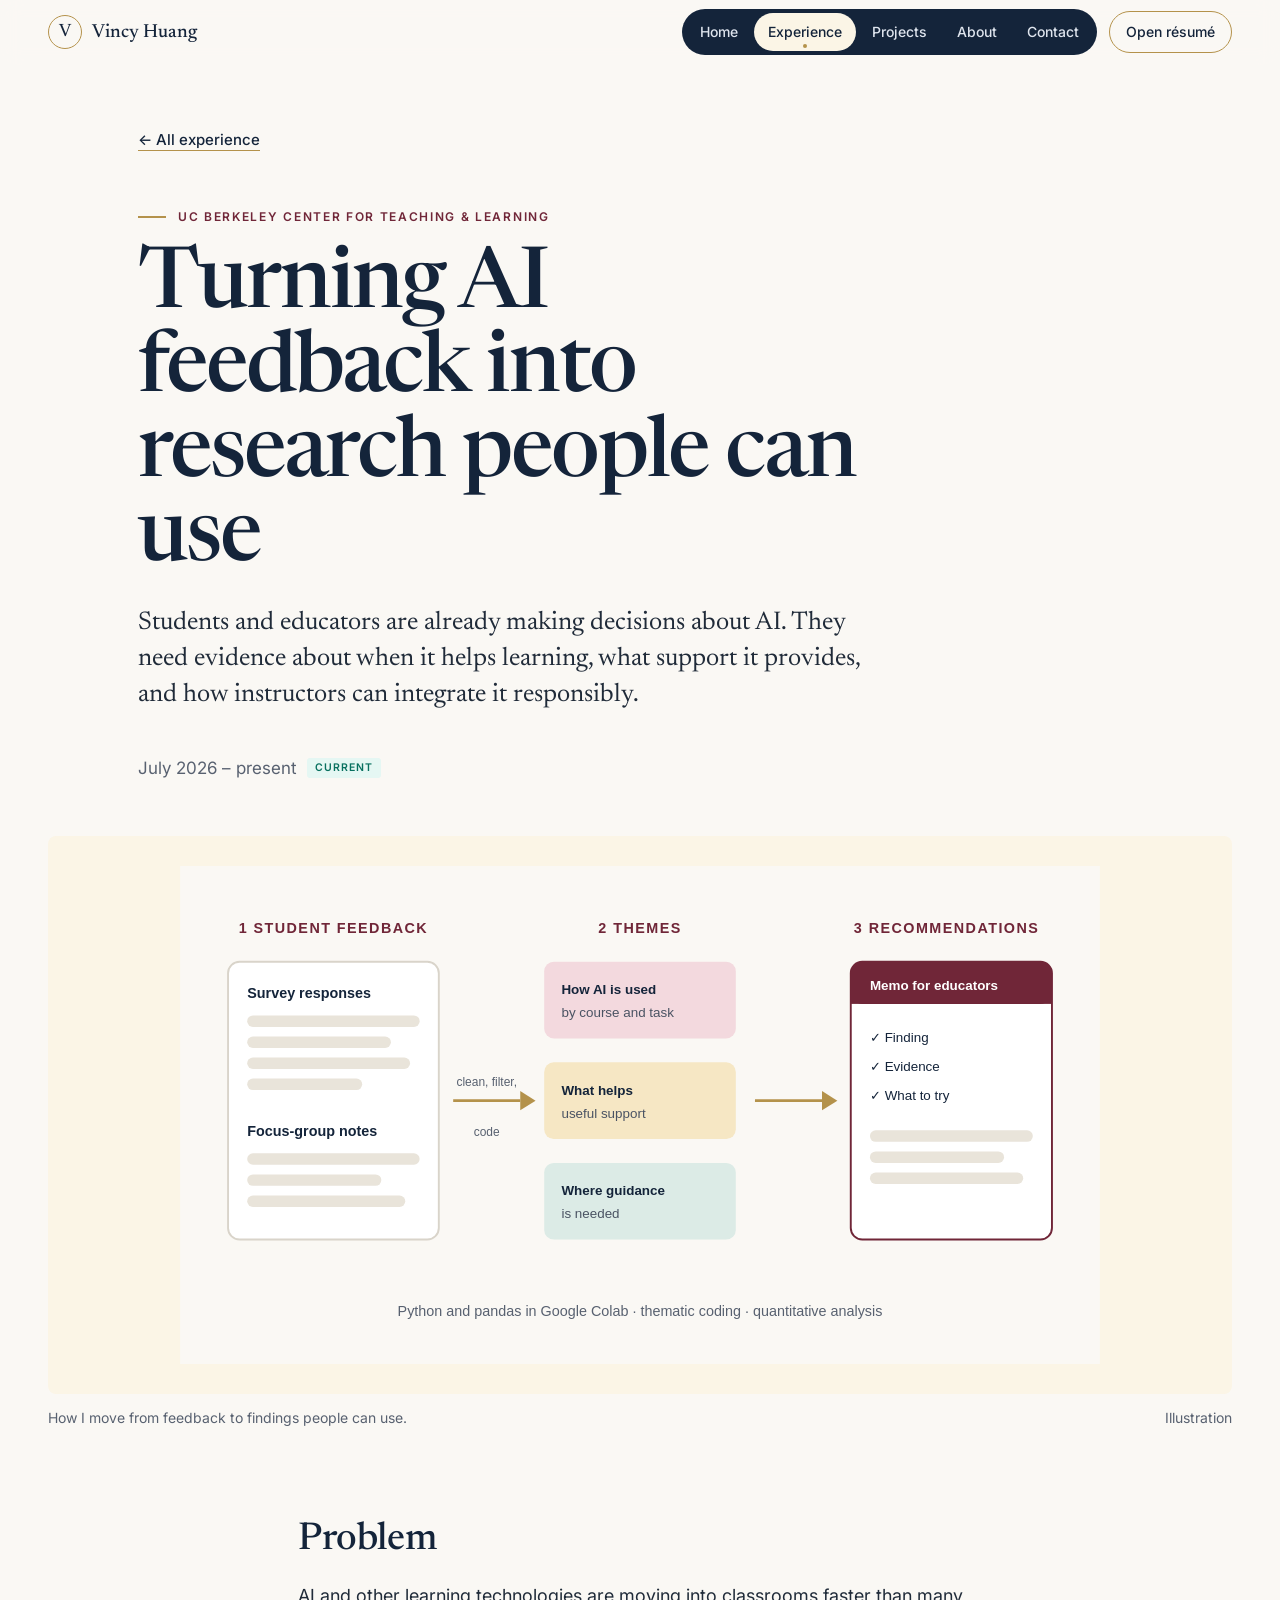
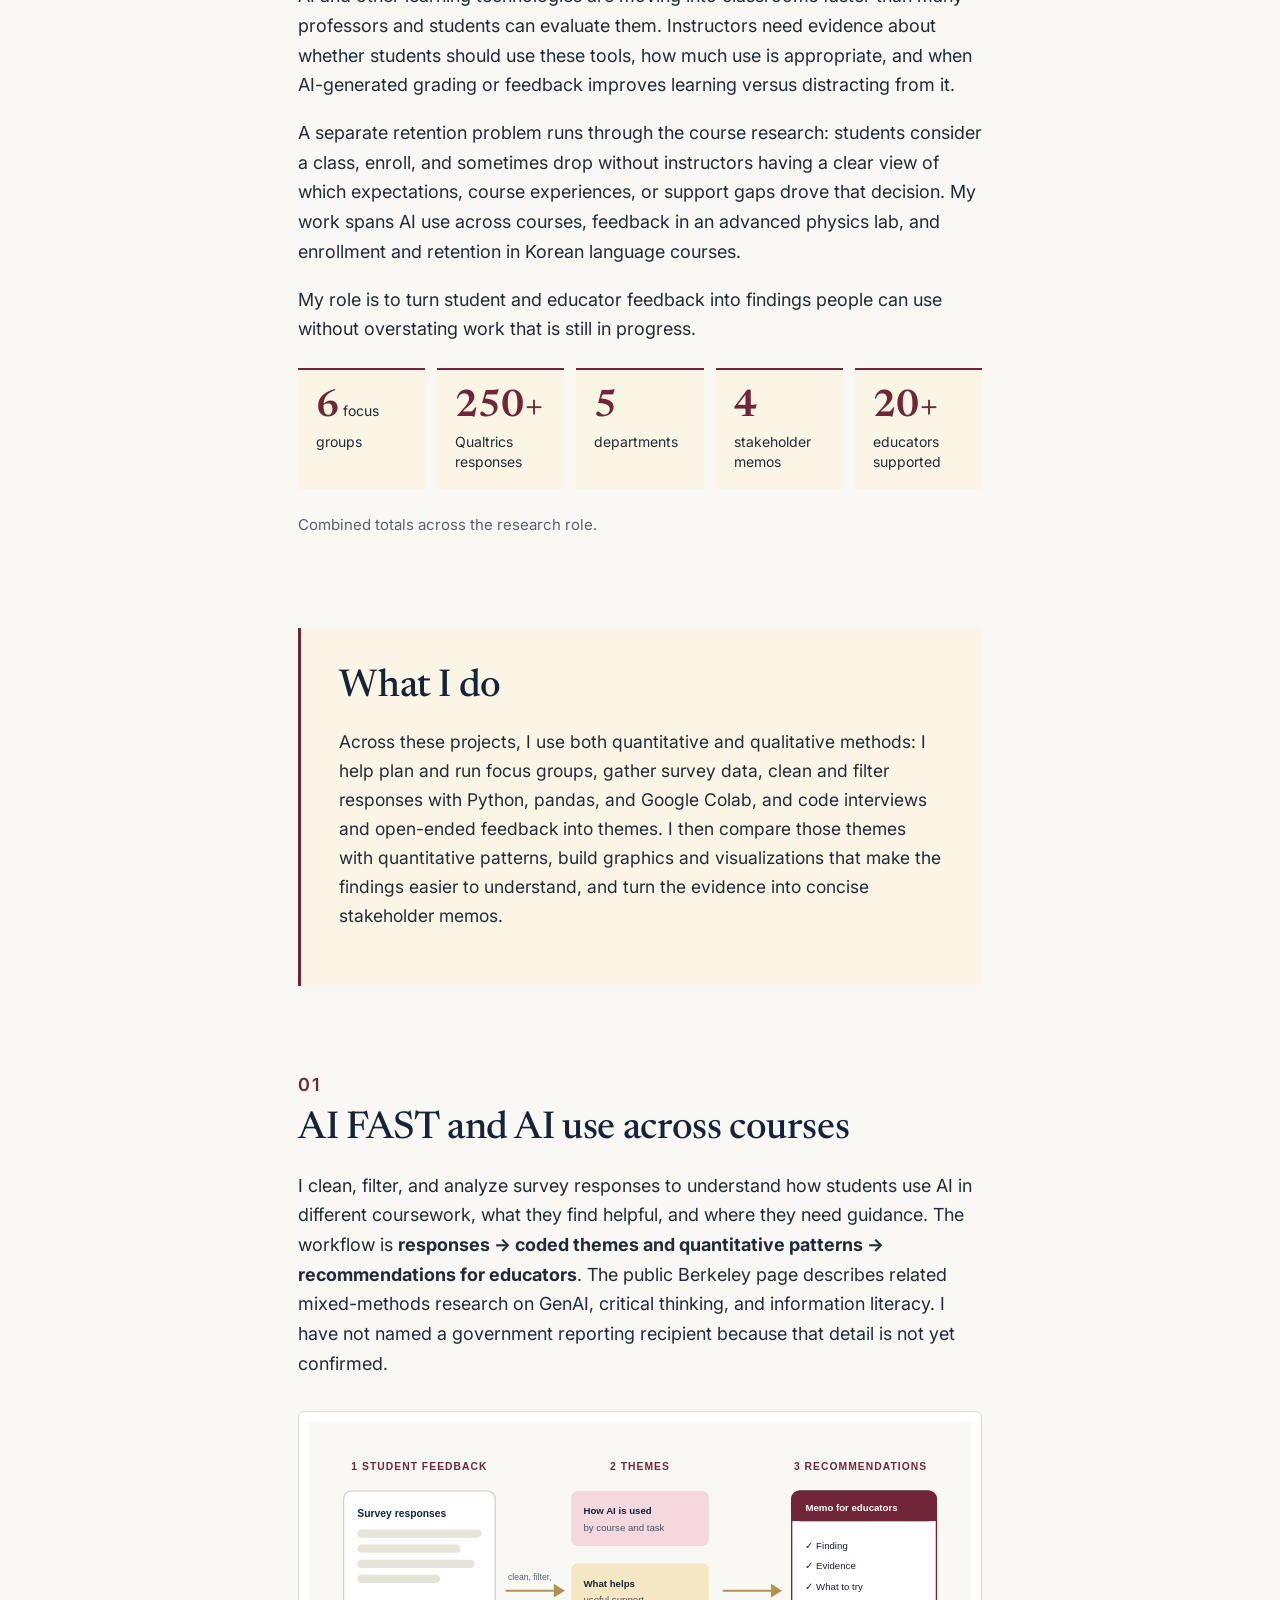
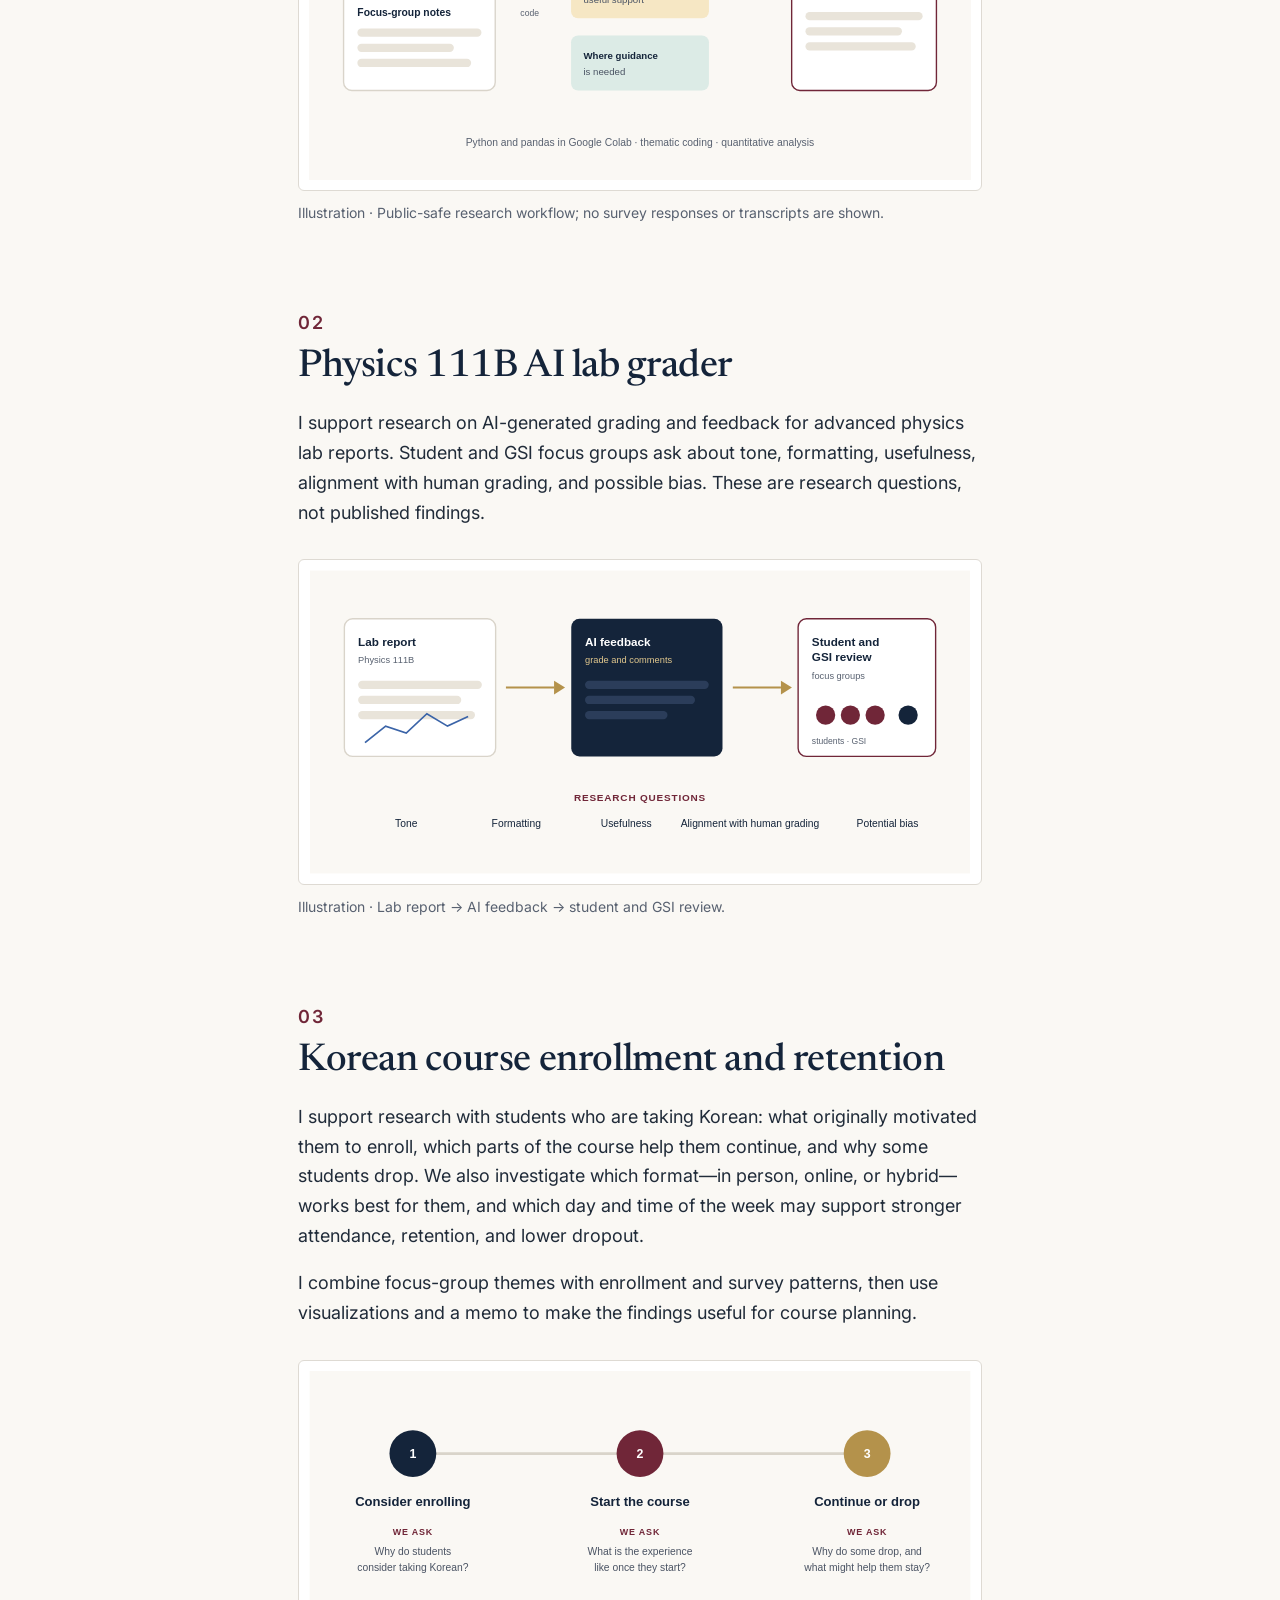
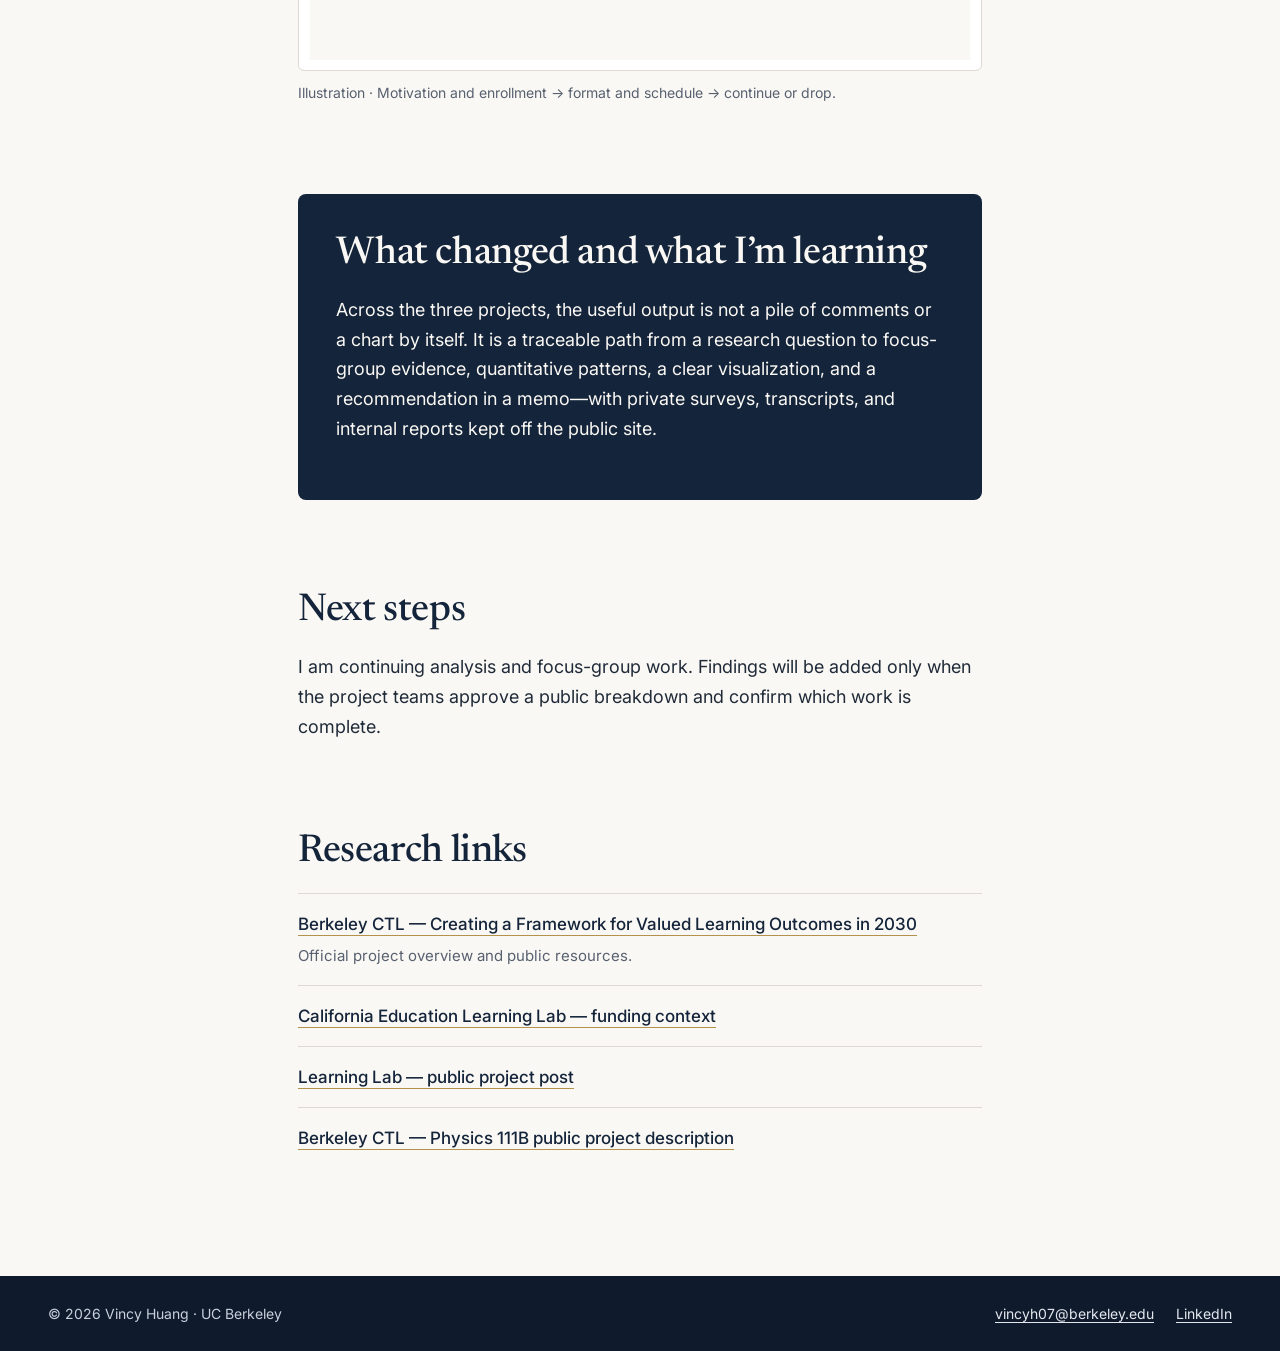
<file: projects/ctl-llm-research.html>
<!doctype html>
<html lang="en" class="no-js">
  <head>
    <meta charset="utf-8" />
    <meta name="viewport" content="width=device-width, initial-scale=1" />
    <title>
      Undergraduate Research Assistant, UC Berkeley Center for Teaching &amp; Learning ·
      Vincy Huang
    </title>
    <meta
      name="description"
      content="I run focus groups and surveys on how students and faculty use AI feedback tools, and use qualitative analysis to turn what they say into memos for educators."
    />
    <meta
      property="og:title"
      content="Undergraduate Research Assistant, UC Berkeley Center for Teaching &amp; Learning · Vincy Huang"
    />
    <meta
      property="og:description"
      content="I run focus groups and surveys on how students and faculty use AI feedback tools, and use qualitative analysis to turn what they say into memos for educators."
    />
    <meta property="og:type" content="website" />
    <meta name="theme-color" content="#14243A" />
    <link rel="icon" href="../assets/img/favicon.svg" type="image/svg+xml" />
    <link
      rel="stylesheet"
      href="https://fonts.googleapis.com/css2?family=Inter:wght@400;500;600&family=Newsreader:ital,opsz,wght@0,6..72,400;0,6..72,500;0,6..72,600;1,6..72,400&display=swap"
    />
    <link rel="stylesheet" href="../assets/css/style.css" />
    <script>
      (function () {
        var d = document.documentElement;
        d.className = "js";
        var calm =
          window.matchMedia && matchMedia("(prefers-reduced-motion: reduce)").matches;
        // Arriving through the maroon crescent: start covered, then uncover once the page is ready.
        try {
          if (sessionStorage.getItem("vh-cres")) {
            sessionStorage.removeItem("vh-cres");
            if (!calm) d.className += " cres-arrive";
          }
        } catch (e) {}
      })();
    </script>
  </head>
  <body>
    <a class="skip" href="#main">Skip to main content</a>
    <header class="site-header">
      <div class="bar">
        <a class="brand" href="../index.html#home" data-nav aria-label="Vincy Huang, home"
          ><span class="mono" aria-hidden="true">V</span
          ><span class="brand-name">Vincy Huang</span></a
        >
        <button
          class="menu-btn"
          type="button"
          aria-expanded="false"
          aria-controls="site-nav"
        >
          Menu
        </button>
        <nav class="nav" id="site-nav" aria-label="Primary">
          <div class="nav-pill">
            <a href="../index.html#home" data-nav data-section="home">Home</a
            ><a
              href="../index.html#experience"
              data-nav
              data-section="experience"
              aria-current="true"
              >Experience</a
            ><a href="../index.html#projects" data-nav data-section="projects">Projects</a
            ><a href="../index.html#about" data-nav data-section="about">About</a
            ><a href="../index.html#contact" data-nav data-section="contact">Contact</a>
          </div>
          <a
            class="nav-resume"
            href="../assets/docs/Vincy_Huang_Resume.pdf"
            target="_blank"
            rel="noopener"
            >Open résumé<span class="sr"> (PDF, opens in a new tab)</span></a
          >
        </nav>
      </div>
    </header>
    <main id="main">
      <article class="cs detail">
        <header class="cs-hero">
          <p class="back">
            <a class="tlink" href="../index.html#experience" data-nav
              ><span aria-hidden="true">←</span> All experience</a
            >
          </p>
          <p class="eyebrow">UC Berkeley Center for Teaching &amp; Learning</p>
          <h1 class="cs-title">Turning AI feedback into research people can use</h1>
          <p class="cs-lede">
            Students and educators are already making decisions about AI. They need
            evidence about when it helps learning, what support it provides, and how
            instructors can integrate it responsibly.
          </p>
          <p class="detail-dates">July 2026 – present <span class="now">Current</span></p>
        </header>
        <figure class="cs-full detail-vis reveal">
          <button
            class="zoom"
            type="button"
            data-cap="Illustration · Survey and focus-group feedback becomes themes and recommendations"
            aria-label="Enlarge the Berkeley research workflow"
          >
            <img
              src="../assets/img/illustrations/ctl-feedback-themes.svg"
              alt="Survey responses and focus-group comments flowing into coded themes and recommendations for educators"
              width="900"
              height="520"
              loading="lazy"
              decoding="async"
            />
          </button>
          <figcaption>
            <span>How I move from feedback to findings people can use.</span
            ><span>Illustration</span>
          </figcaption>
        </figure>
        <div class="cs-body">
          <section class="cs-sec reveal" aria-labelledby="p-h">
            <h2 id="p-h">Problem</h2>
            <p>
              AI and other learning technologies are moving into classrooms faster than
              many professors and students can evaluate them. Instructors need evidence
              about whether students should use these tools, how much use is appropriate,
              and when AI-generated grading or feedback improves learning versus
              distracting from it.
            </p>
            <p>
              A separate retention problem runs through the course research: students
              consider a class, enroll, and sometimes drop without instructors having a
              clear view of which expectations, course experiences, or support gaps drove
              that decision. My work spans AI use across courses, feedback in an advanced
              physics lab, and enrollment and retention in Korean language courses.
            </p>
            <p>
              My role is to turn student and educator feedback into findings people can
              use without overstating work that is still in progress.
            </p>
            <div class="metric-row metric-row-5">
              <span><b>6</b> focus groups</span
              ><span><b>250+</b> Qualtrics responses</span
              ><span><b>5</b> departments</span><span><b>4</b> stakeholder memos</span
              ><span><b>20+</b> educators supported</span>
            </div>
            <p class="tools-line">Combined totals across the research role.</p>
          </section>
          <section class="cs-contrib reveal" aria-labelledby="d-h">
            <h2 id="d-h">What I do</h2>
            <p>
              Across these projects, I use both quantitative and qualitative methods: I
              help plan and run focus groups, gather survey data, clean and filter
              responses with Python, pandas, and Google Colab, and code interviews and
              open-ended feedback into themes. I then compare those themes with
              quantitative patterns, build graphics and visualizations that make the
              findings easier to understand, and turn the evidence into concise
              stakeholder memos.
            </p>
          </section>
          <section class="cs-sec reveal" aria-labelledby="a-h">
            <p class="seq-n">01</p>
            <h2 id="a-h">AI FAST and AI use across courses</h2>
            <p>
              I clean, filter, and analyze survey responses to understand how students use
              AI in different coursework, what they find helpful, and where they need
              guidance. The workflow is
              <strong
                >responses → coded themes and quantitative patterns → recommendations for
                educators</strong
              >. The public Berkeley page describes related mixed-methods research on
              GenAI, critical thinking, and information literacy. I have not named a
              government reporting recipient because that detail is not yet confirmed.
            </p>
            <figure class="cs-fig">
              <button
                class="zoom"
                type="button"
                data-cap="Illustration · Responses become themes and recommendations"
              >
                <img
                  src="../assets/img/illustrations/ctl-feedback-themes.svg"
                  alt="Survey responses becoming themes and recommendations"
                  width="900"
                  height="520"
                  loading="lazy"
                />
              </button>
              <figcaption>
                Illustration · Public-safe research workflow; no survey responses or
                transcripts are shown.
              </figcaption>
            </figure>
          </section>
          <section class="cs-sec reveal" aria-labelledby="b-h">
            <p class="seq-n">02</p>
            <h2 id="b-h">Physics 111B AI lab grader</h2>
            <p>
              I support research on AI-generated grading and feedback for advanced physics
              lab reports. Student and GSI focus groups ask about tone, formatting,
              usefulness, alignment with human grading, and possible bias. These are
              research questions, not published findings.
            </p>
            <figure class="cs-fig">
              <button
                class="zoom"
                type="button"
                data-cap="Illustration · Lab report to AI feedback to student and GSI review"
              >
                <img
                  src="../assets/img/illustrations/ctl-physics.svg"
                  alt="Lab report flowing to AI feedback and then to student and GSI review"
                  width="900"
                  height="460"
                  loading="lazy"
                />
              </button>
              <figcaption>
                Illustration · Lab report → AI feedback → student and GSI review.
              </figcaption>
            </figure>
          </section>
          <section class="cs-sec reveal" aria-labelledby="c-h">
            <p class="seq-n">03</p>
            <h2 id="c-h">Korean course enrollment and retention</h2>
            <p>
              I support research with students who are taking Korean: what originally
              motivated them to enroll, which parts of the course help them continue, and
              why some students drop. We also investigate which format—in person, online,
              or hybrid—works best for them, and which day and time of the week may
              support stronger attendance, retention, and lower dropout.
            </p>
            <p>
              I combine focus-group themes with enrollment and survey patterns, then use
              visualizations and a memo to make the findings useful for course planning.
            </p>
            <figure class="cs-fig">
              <button
                class="zoom"
                type="button"
                data-cap="Illustration · Motivation, course format and schedule shape retention"
              >
                <img
                  src="../assets/img/illustrations/ctl-korean.svg"
                  alt="Three-step Korean course journey from student motivation through course experience to continuing or dropping"
                  width="900"
                  height="460"
                  loading="lazy"
                />
              </button>
              <figcaption>
                Illustration · Motivation and enrollment → format and schedule → continue
                or drop.
              </figcaption>
            </figure>
          </section>
          <section class="cs-sec cs-key reveal" aria-labelledby="l-h">
            <h2 id="l-h">What changed and what I’m learning</h2>
            <p>
              Across the three projects, the useful output is not a pile of comments or a
              chart by itself. It is a traceable path from a research question to
              focus-group evidence, quantitative patterns, a clear visualization, and a
              recommendation in a memo—with private surveys, transcripts, and internal
              reports kept off the public site.
            </p>
          </section>
          <section class="cs-sec reveal" aria-labelledby="n-h">
            <h2 id="n-h">Next steps</h2>
            <p>
              I am continuing analysis and focus-group work. Findings will be added only
              when the project teams approve a public breakdown and confirm which work is
              complete.
            </p>
          </section>
          <section class="cs-sec reveal" aria-labelledby="r-h">
            <h2 id="r-h">Research links</h2>
            <ul class="related" role="list">
              <li>
                <a
                  class="tlink"
                  href="https://teaching.berkeley.edu/research/creating-framework-valued-learning-outcomes-2030"
                  target="_blank"
                  rel="noopener"
                  >Berkeley CTL — Creating a Framework for Valued Learning Outcomes in
                  2030</a
                >
                <p>Official project overview and public resources.</p>
              </li>
              <li>
                <a
                  class="tlink"
                  href="https://calearninglab.org/project/creating-a-framework-for-valued-learning-outcomes-in-2030/"
                  target="_blank"
                  rel="noopener"
                  >California Education Learning Lab — funding context</a
                >
              </li>
              <li>
                <a
                  class="tlink"
                  href="https://www.linkedin.com/posts/california-education-learning-lab_aiineducation-ailiteracy-criticalthinking-activity-7508981214205120512-ao9a"
                  target="_blank"
                  rel="noopener"
                  >Learning Lab — public project post</a
                >
              </li>
              <li>
                <a
                  class="tlink"
                  href="https://teaching.berkeley.edu/programs/presidential-chair-fellows-grant-program/pcf-fellows"
                  target="_blank"
                  rel="noopener"
                  >Berkeley CTL — Physics 111B public project description</a
                >
              </li>
            </ul>
          </section>
        </div>
      </article>
    </main>
    <div
      class="lightbox"
      id="lightbox"
      role="dialog"
      aria-modal="true"
      aria-label="Enlarged image"
      hidden
    >
      <button class="lightbox-close" type="button">
        Close <span aria-hidden="true">×</span>
      </button>
      <figure>
        <img alt="" />
        <figcaption></figcaption>
      </figure>
    </div>
    <footer class="site-footer">
      <div class="bar">
        <span>© 2026 Vincy Huang · UC Berkeley</span>
        <ul>
          <li>
            <a href="mailto:vincyh07@berkeley.edu">vincyh07@berkeley.edu</a>
          </li>
          <li>
            <a
              href="https://www.linkedin.com/in/vincyhuang7"
              target="_blank"
              rel="noopener"
              >LinkedIn<span class="sr"> (opens in a new tab)</span></a
            >
          </li>
        </ul>
      </div>
    </footer>
    <div class="cres" aria-hidden="true">
      <svg
        class="cres-shape"
        viewBox="0 0 144 100"
        preserveAspectRatio="none"
        focusable="false"
      >
        <path d="M0 0H122Q166 50 122 100H0Q44 50 0 0Z" />
      </svg>
      <span class="cres-v"
        ><svg viewBox="0 0 80 80" focusable="false">
          <circle
            cx="40"
            cy="40"
            r="37"
            fill="none"
            stroke="currentColor"
            stroke-width="1.5"
          />
          <text
            x="40"
            y="54"
            text-anchor="middle"
            font-family="Newsreader, Georgia, serif"
            font-size="44"
            font-weight="500"
            fill="currentColor"
          >
            V
          </text>
        </svg></span
      >
    </div>
    <script src="../assets/js/site.js"></script>
  </body>
</html>
</file>
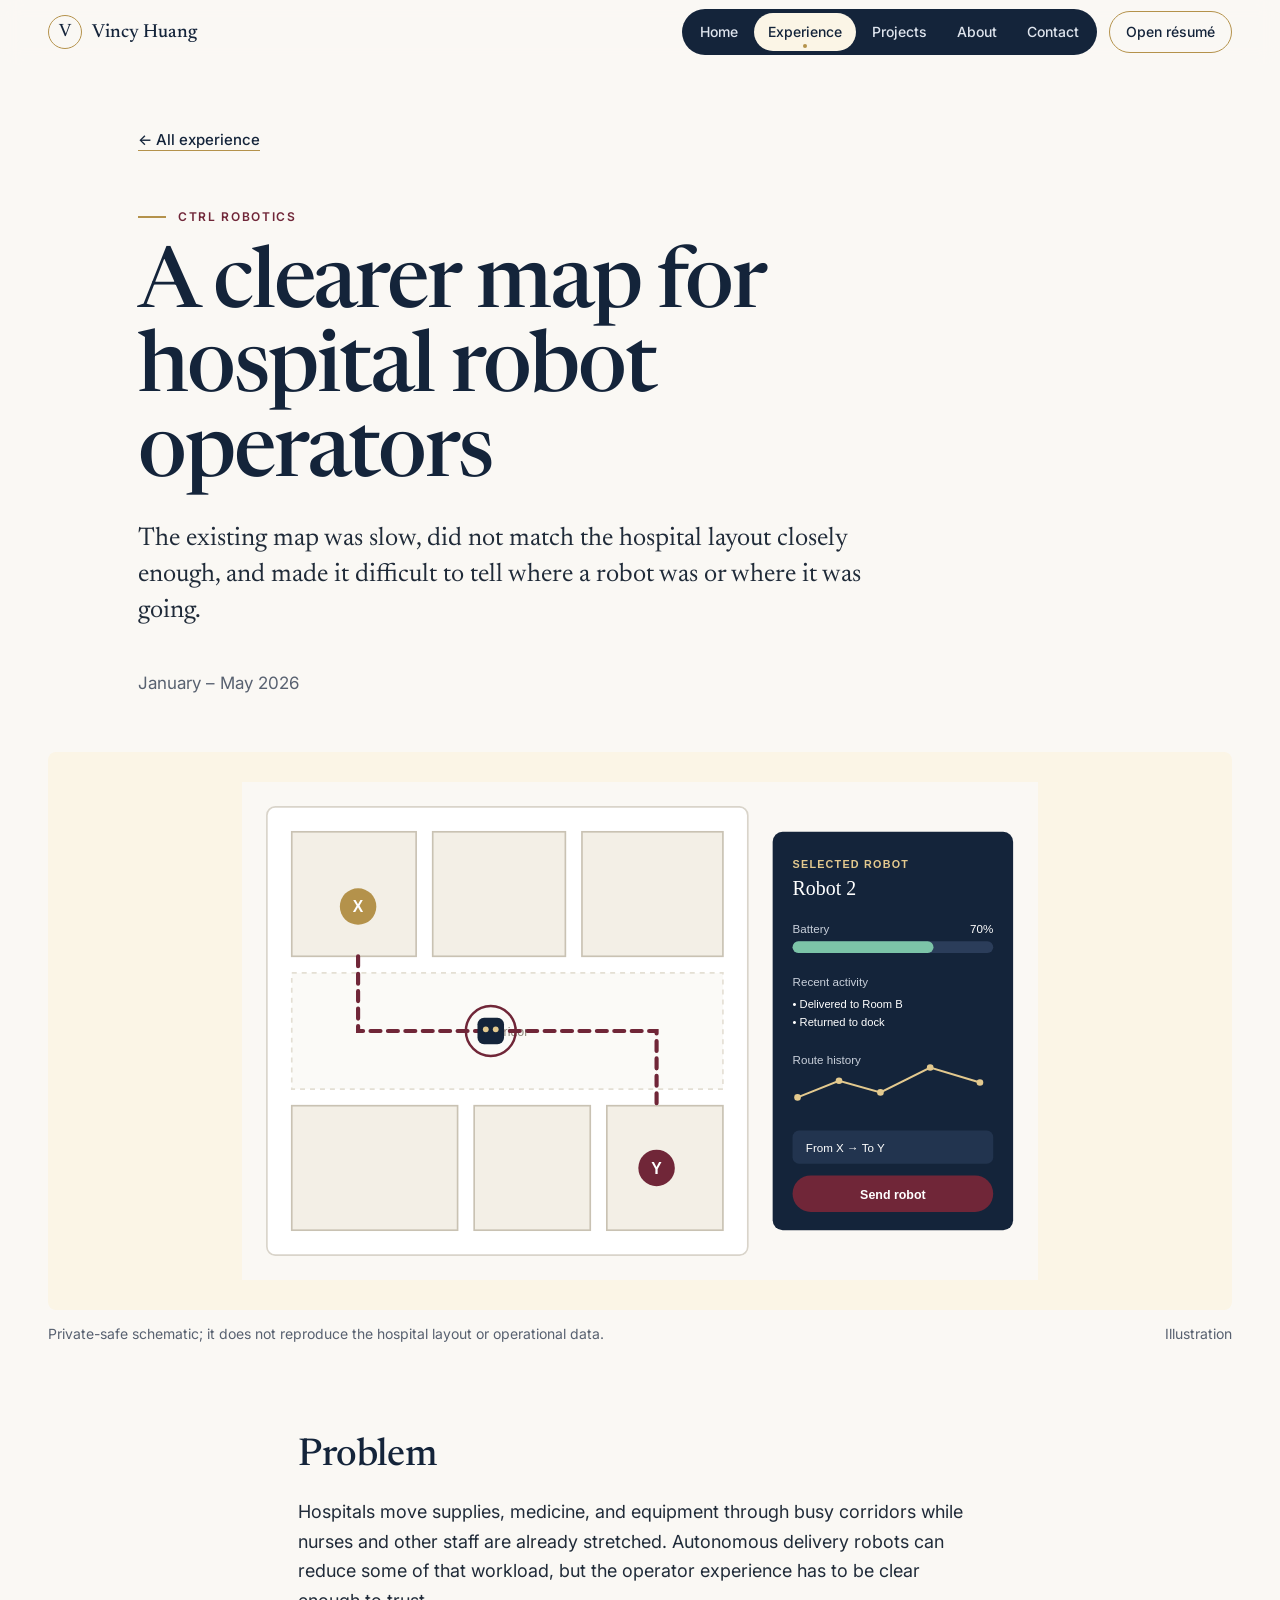
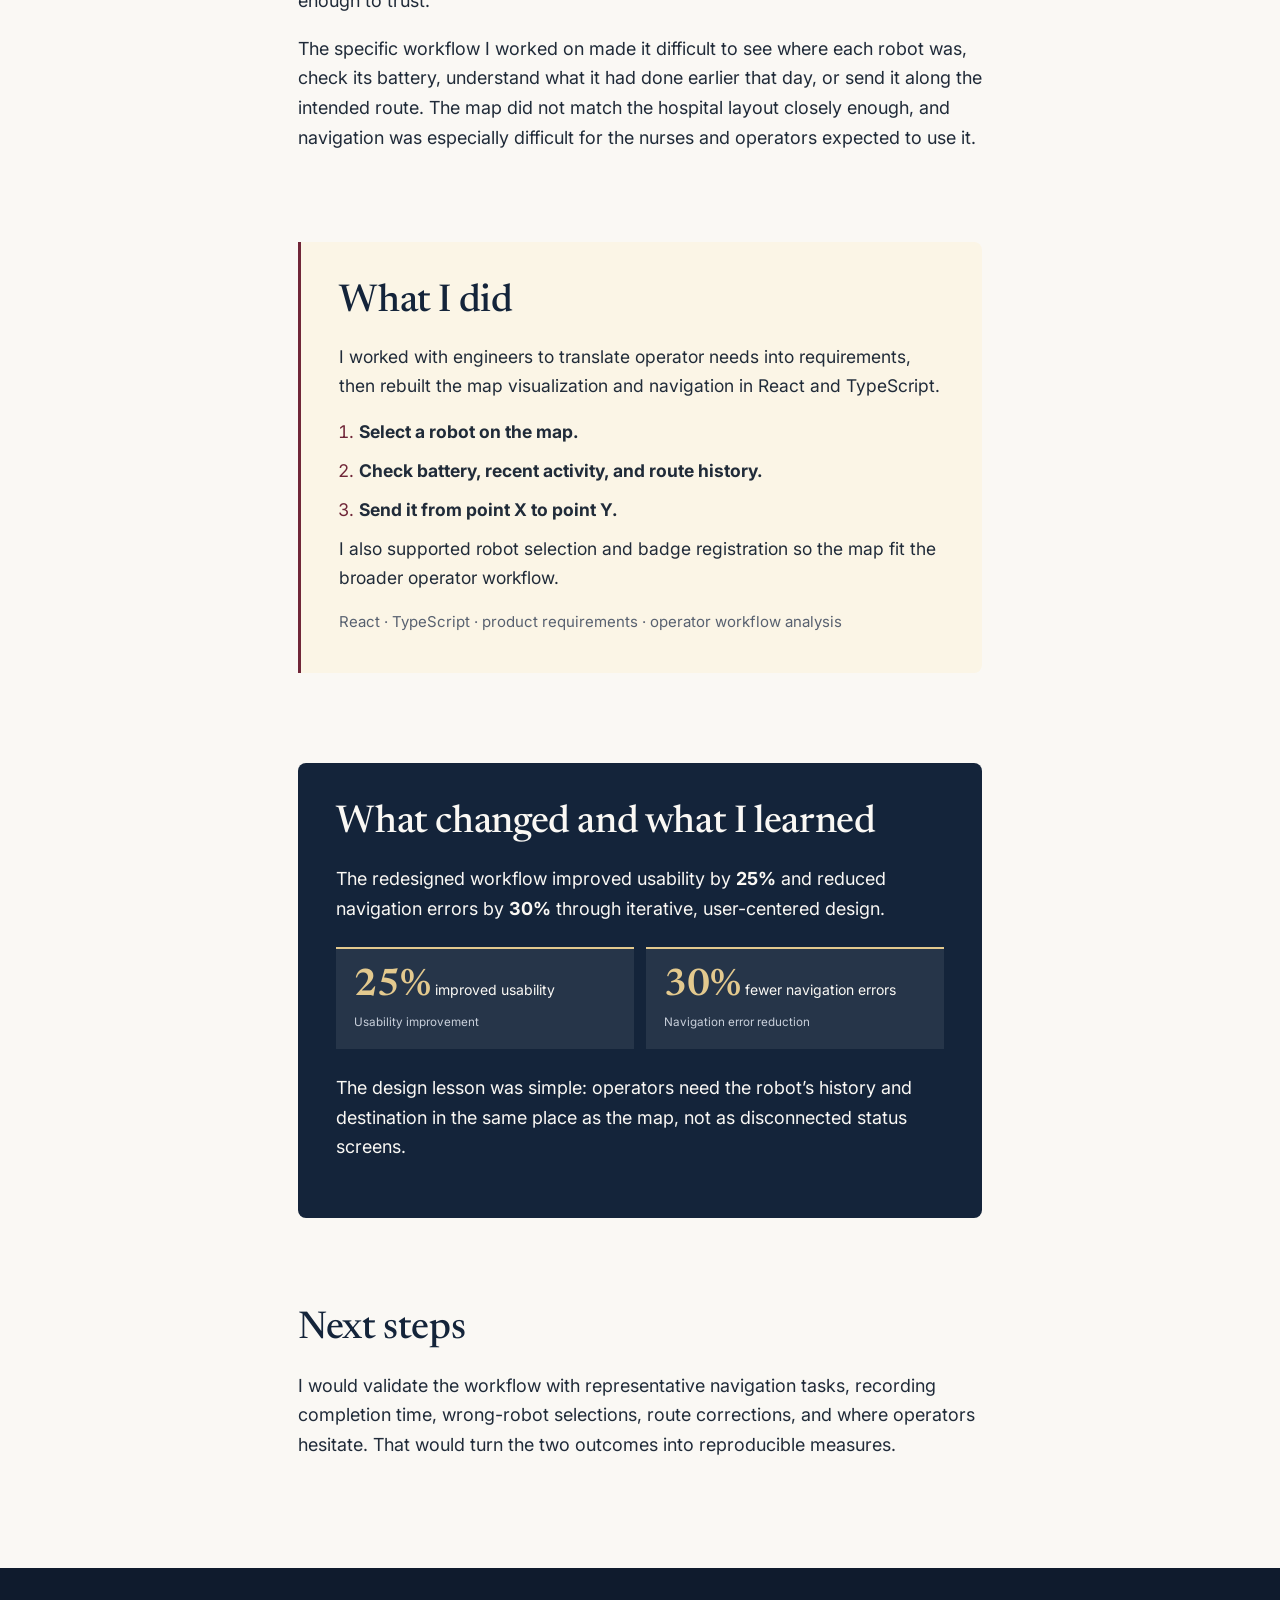
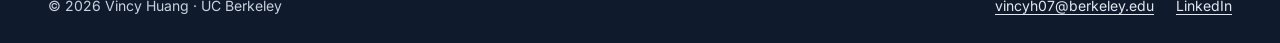
<file: projects/ctrl-robotics.html>
<!doctype html>
<html lang="en" class="no-js">
  <head>
    <meta charset="utf-8" />
    <meta name="viewport" content="width=device-width, initial-scale=1" />
    <title>Software Engineer Intern, CTRL Robotics · Vincy Huang</title>
    <meta
      name="description"
      content="I turned hospital operators’ needs into product requirements, then redesigned the robot’s mapping and navigation tools."
    />
    <meta
      property="og:title"
      content="Software Engineer Intern, CTRL Robotics · Vincy Huang"
    />
    <meta
      property="og:description"
      content="I turned hospital operators’ needs into product requirements, then redesigned the robot’s mapping and navigation tools."
    />
    <meta property="og:type" content="website" />
    <meta name="theme-color" content="#14243A" />
    <link rel="icon" href="../assets/img/favicon.svg" type="image/svg+xml" />
    <link
      rel="stylesheet"
      href="https://fonts.googleapis.com/css2?family=Inter:wght@400;500;600&family=Newsreader:ital,opsz,wght@0,6..72,400;0,6..72,500;0,6..72,600;1,6..72,400&display=swap"
    />
    <link rel="stylesheet" href="../assets/css/style.css" />
    <script>
      (function () {
        var d = document.documentElement;
        d.className = "js";
        var calm =
          window.matchMedia && matchMedia("(prefers-reduced-motion: reduce)").matches;
        // Arriving through the maroon crescent: start covered, then uncover once the page is ready.
        try {
          if (sessionStorage.getItem("vh-cres")) {
            sessionStorage.removeItem("vh-cres");
            if (!calm) d.className += " cres-arrive";
          }
        } catch (e) {}
      })();
    </script>
  </head>
  <body>
    <a class="skip" href="#main">Skip to main content</a>
    <header class="site-header">
      <div class="bar">
        <a class="brand" href="../index.html#home" data-nav aria-label="Vincy Huang, home"
          ><span class="mono" aria-hidden="true">V</span
          ><span class="brand-name">Vincy Huang</span></a
        >
        <button
          class="menu-btn"
          type="button"
          aria-expanded="false"
          aria-controls="site-nav"
        >
          Menu
        </button>
        <nav class="nav" id="site-nav" aria-label="Primary">
          <div class="nav-pill">
            <a href="../index.html#home" data-nav data-section="home">Home</a
            ><a
              href="../index.html#experience"
              data-nav
              data-section="experience"
              aria-current="true"
              >Experience</a
            ><a href="../index.html#projects" data-nav data-section="projects">Projects</a
            ><a href="../index.html#about" data-nav data-section="about">About</a
            ><a href="../index.html#contact" data-nav data-section="contact">Contact</a>
          </div>
          <a
            class="nav-resume"
            href="../assets/docs/Vincy_Huang_Resume.pdf"
            target="_blank"
            rel="noopener"
            >Open résumé<span class="sr"> (PDF, opens in a new tab)</span></a
          >
        </nav>
      </div>
    </header>
    <main id="main">
      <article class="cs detail">
        <header class="cs-hero">
          <p class="back">
            <a class="tlink" href="../index.html#experience" data-nav
              ><span aria-hidden="true">←</span> All experience</a
            >
          </p>
          <p class="eyebrow">CTRL Robotics</p>
          <h1 class="cs-title">A clearer map for hospital robot operators</h1>
          <p class="cs-lede">
            The existing map was slow, did not match the hospital layout closely enough,
            and made it difficult to tell where a robot was or where it was going.
          </p>
          <p class="detail-dates">January – May 2026</p>
        </header>
        <figure class="cs-full detail-vis reveal">
          <button
            class="zoom"
            type="button"
            data-cap="Illustration · Private-safe operator map with a selected robot, status panel, and route from X to Y"
            aria-label="Enlarge the CTRL Robotics operator workflow illustration"
          >
            <img
              src="../assets/img/illustrations/ctrl-operator.svg"
              alt="Schematic hospital floor plan with a robot marker, battery and activity panel, route history, and route from X to Y"
              width="900"
              height="560"
              loading="lazy"
              decoding="async"
            />
          </button>
          <figcaption>
            <span
              >Private-safe schematic; it does not reproduce the hospital layout or
              operational data.</span
            ><span>Illustration</span>
          </figcaption>
        </figure>
        <div class="cs-body">
          <section class="cs-sec reveal" aria-labelledby="p-h">
            <h2 id="p-h">Problem</h2>
            <p>
              Hospitals move supplies, medicine, and equipment through busy corridors
              while nurses and other staff are already stretched. Autonomous delivery
              robots can reduce some of that workload, but the operator experience has to
              be clear enough to trust.
            </p>
            <p>
              The specific workflow I worked on made it difficult to see where each robot
              was, check its battery, understand what it had done earlier that day, or
              send it along the intended route. The map did not match the hospital layout
              closely enough, and navigation was especially difficult for the nurses and
              operators expected to use it.
            </p>
          </section>
          <section class="cs-contrib reveal" aria-labelledby="d-h">
            <h2 id="d-h">What I did</h2>
            <p>
              I worked with engineers to translate operator needs into requirements, then
              rebuilt the map visualization and navigation in React and TypeScript.
            </p>
            <ol class="cs-list">
              <li><strong>Select a robot on the map.</strong></li>
              <li>
                <strong>Check battery, recent activity, and route history.</strong>
              </li>
              <li><strong>Send it from point X to point Y.</strong></li>
            </ol>
            <p>
              I also supported robot selection and badge registration so the map fit the
              broader operator workflow.
            </p>
            <p class="tools-line">
              React · TypeScript · product requirements · operator workflow analysis
            </p>
          </section>
          <section class="cs-sec cs-key reveal" aria-labelledby="l-h">
            <h2 id="l-h">What changed and what I learned</h2>
            <p>
              The redesigned workflow improved usability by
              <strong>25%</strong> and reduced navigation errors by
              <strong>30%</strong> through iterative, user-centered design.
            </p>
            <div class="metric-row">
              <span
                ><b>25%</b> improved usability<br /><small
                  >Usability improvement</small
                ></span
              ><span
                ><b>30%</b> fewer navigation errors<br /><small
                  >Navigation error reduction</small
                ></span
              >
            </div>
            <p>
              The design lesson was simple: operators need the robot’s history and
              destination in the same place as the map, not as disconnected status
              screens.
            </p>
          </section>
          <section class="cs-sec reveal" aria-labelledby="n-h">
            <h2 id="n-h">Next steps</h2>
            <p>
              I would validate the workflow with representative navigation tasks,
              recording completion time, wrong-robot selections, route corrections, and
              where operators hesitate. That would turn the two outcomes into reproducible
              measures.
            </p>
          </section>
        </div>
      </article>
    </main>
    <div
      class="lightbox"
      id="lightbox"
      role="dialog"
      aria-modal="true"
      aria-label="Enlarged image"
      hidden
    >
      <button class="lightbox-close" type="button">
        Close <span aria-hidden="true">×</span>
      </button>
      <figure>
        <img alt="" />
        <figcaption></figcaption>
      </figure>
    </div>
    <footer class="site-footer">
      <div class="bar">
        <span>© 2026 Vincy Huang · UC Berkeley</span>
        <ul>
          <li>
            <a href="mailto:vincyh07@berkeley.edu">vincyh07@berkeley.edu</a>
          </li>
          <li>
            <a
              href="https://www.linkedin.com/in/vincyhuang7"
              target="_blank"
              rel="noopener"
              >LinkedIn<span class="sr"> (opens in a new tab)</span></a
            >
          </li>
        </ul>
      </div>
    </footer>
    <div class="cres" aria-hidden="true">
      <svg
        class="cres-shape"
        viewBox="0 0 144 100"
        preserveAspectRatio="none"
        focusable="false"
      >
        <path d="M0 0H122Q166 50 122 100H0Q44 50 0 0Z" />
      </svg>
      <span class="cres-v"
        ><svg viewBox="0 0 80 80" focusable="false">
          <circle
            cx="40"
            cy="40"
            r="37"
            fill="none"
            stroke="currentColor"
            stroke-width="1.5"
          />
          <text
            x="40"
            y="54"
            text-anchor="middle"
            font-family="Newsreader, Georgia, serif"
            font-size="44"
            font-weight="500"
            fill="currentColor"
          >
            V
          </text>
        </svg></span
      >
    </div>
    <script src="../assets/js/site.js"></script>
  </body>
</html>
</file>
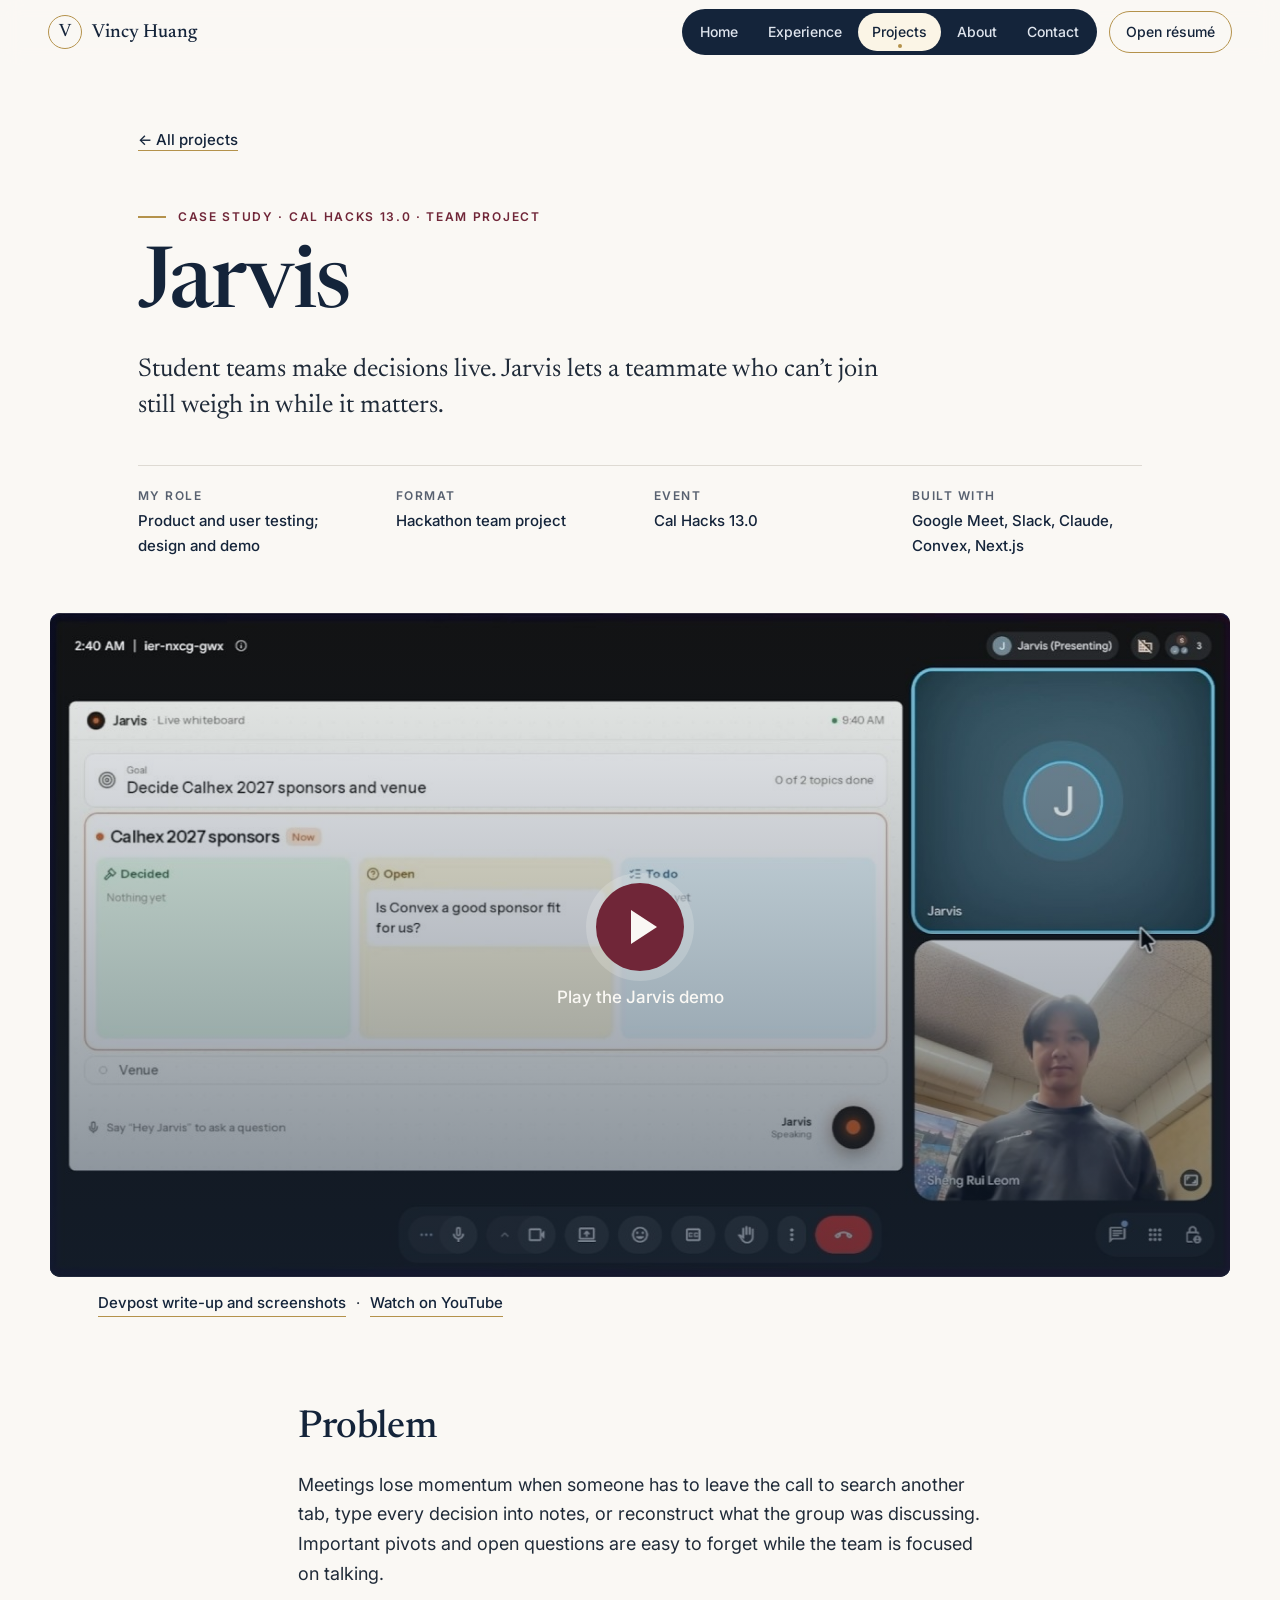
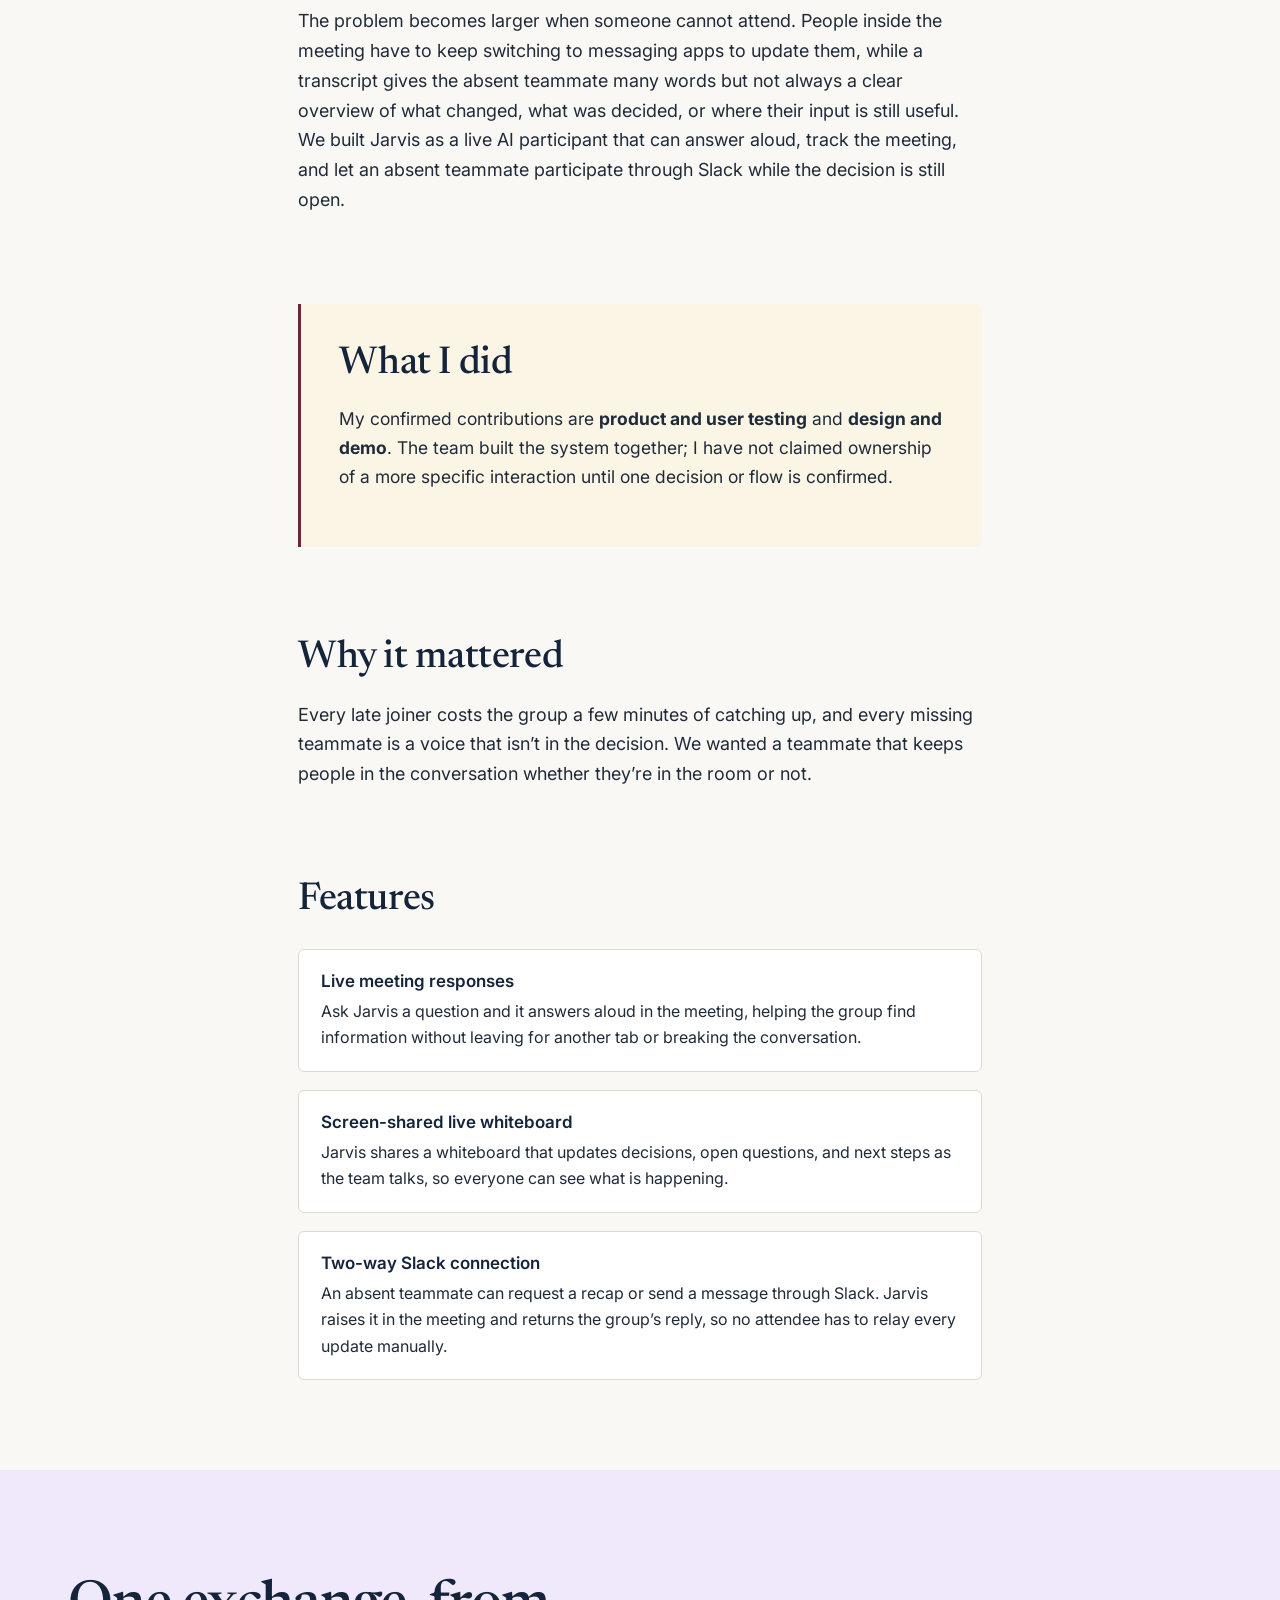
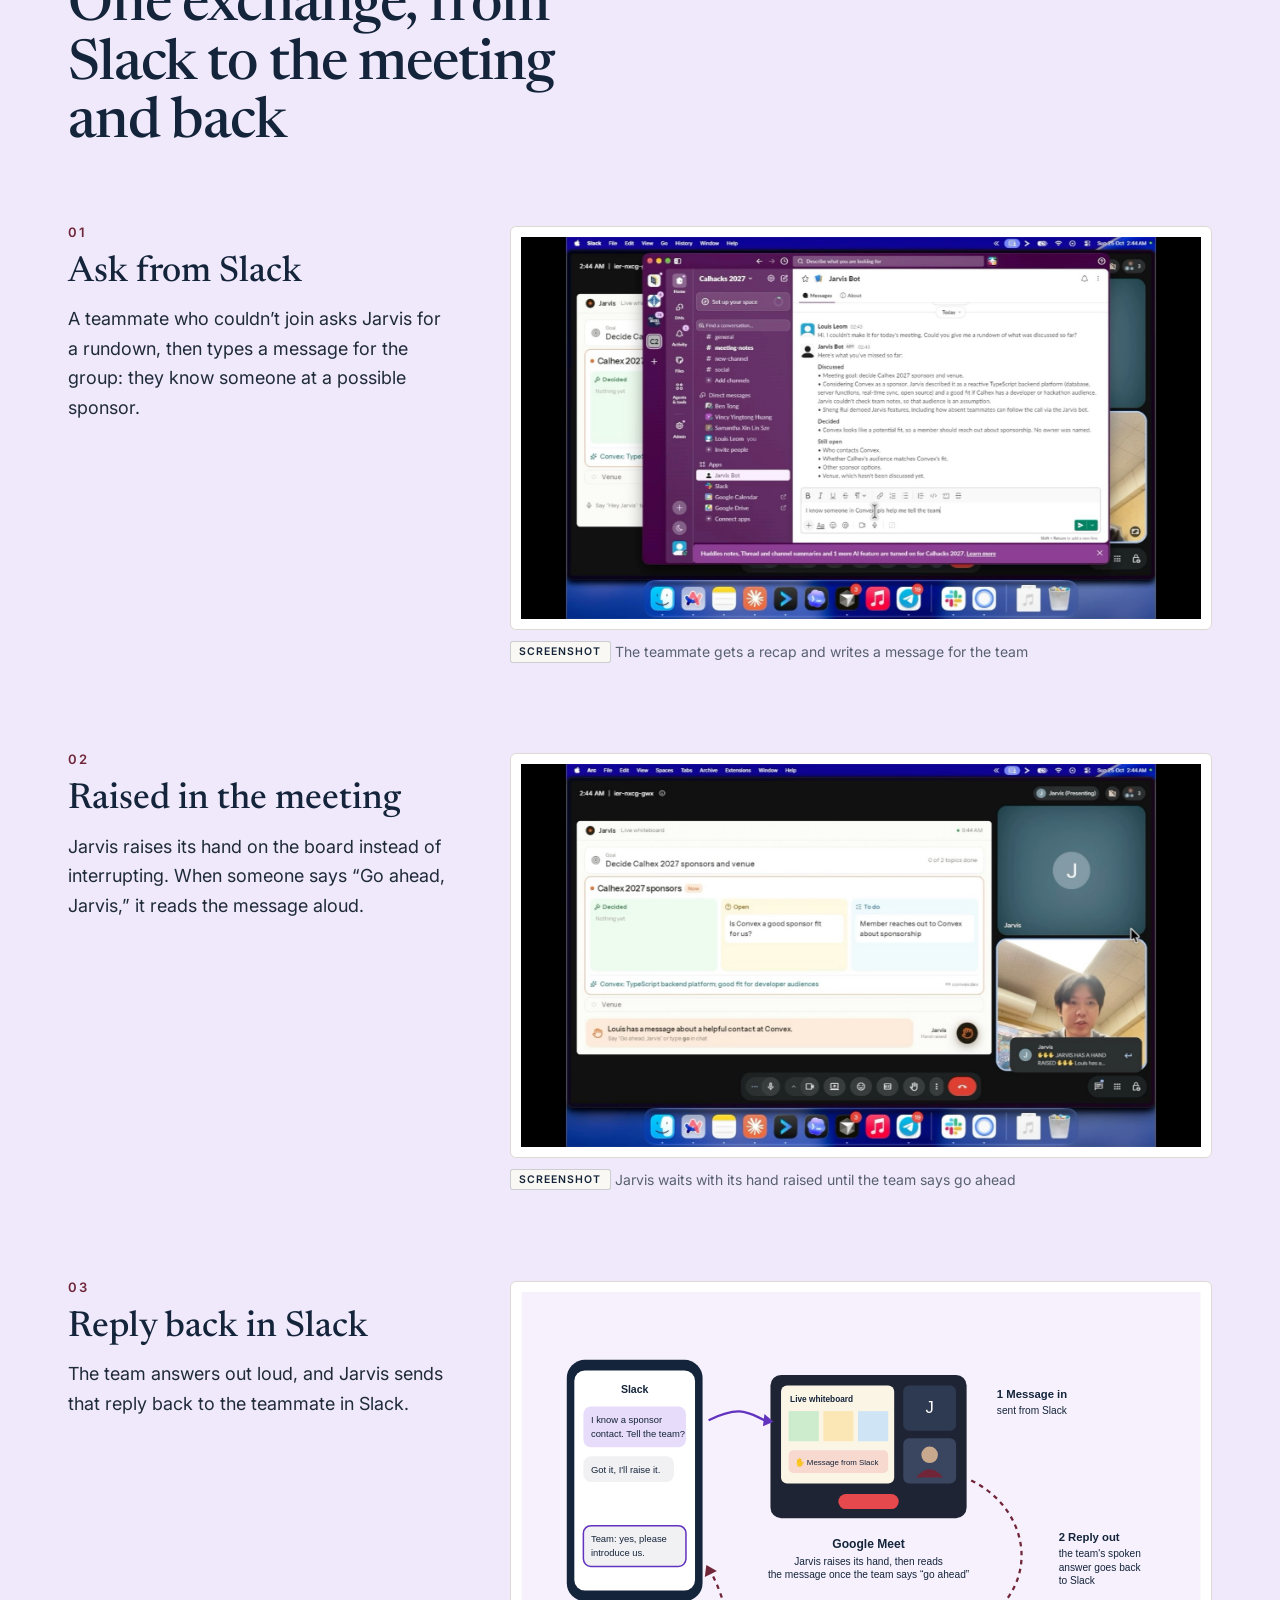
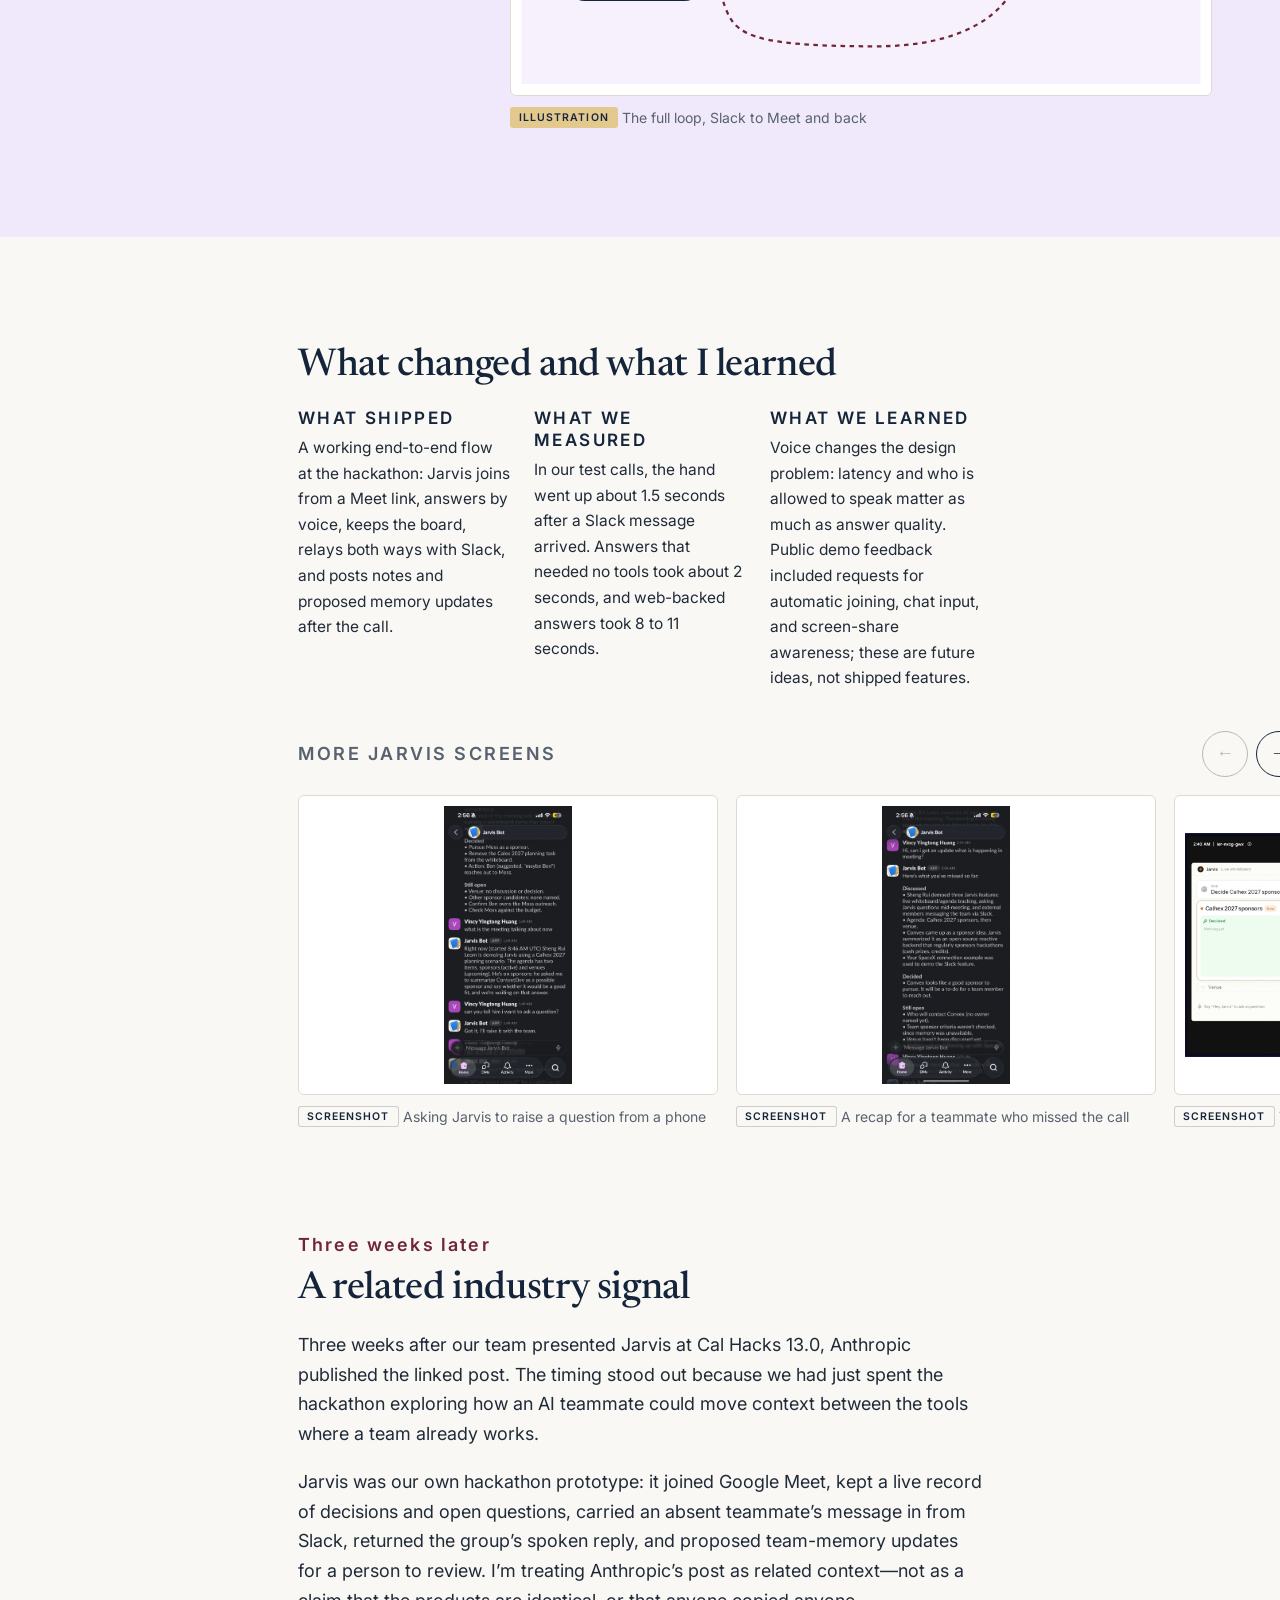
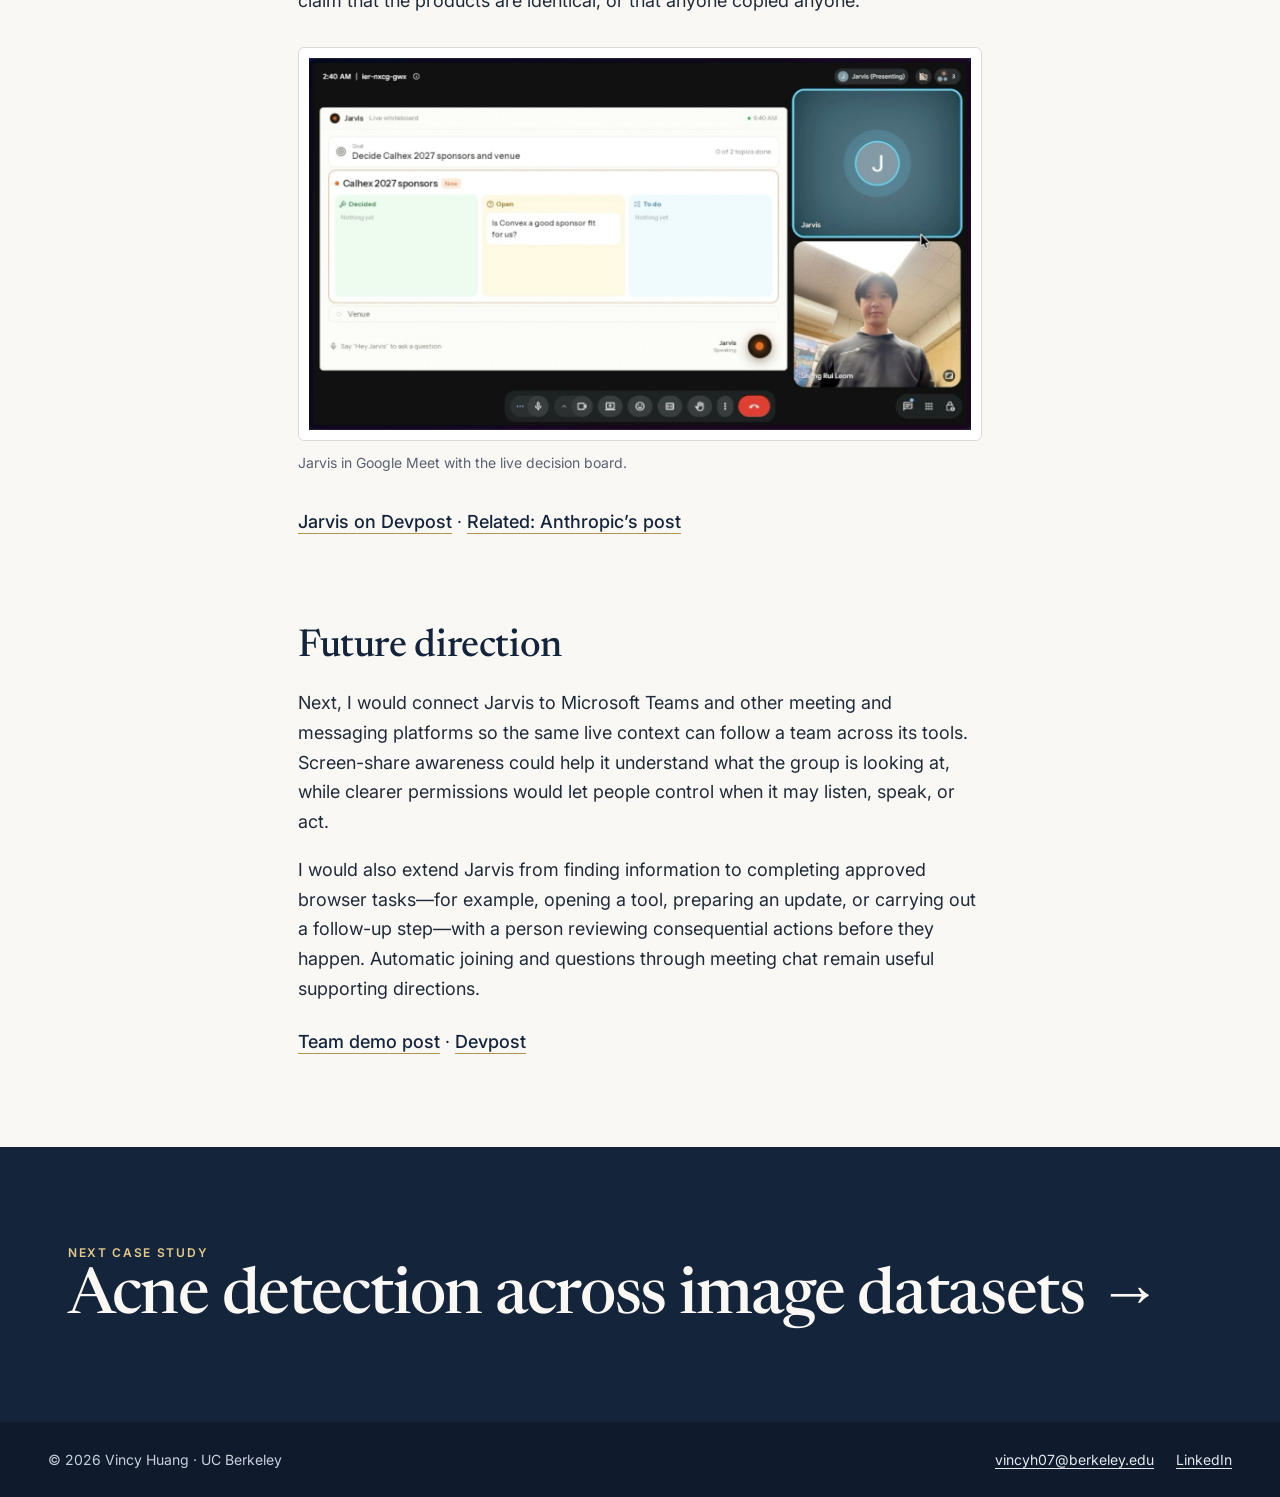
<file: projects/jarvis.html>
<!doctype html>
<html lang="en" class="no-js">
  <head>
    <meta charset="utf-8" />
    <meta name="viewport" content="width=device-width, initial-scale=1" />
    <title>Jarvis case study · Vincy Huang</title>
    <meta
      name="description"
      content="Jarvis lets an absent teammate take part in a live Google Meet decision from Slack. Vincy Huang worked on product, user testing, design, and the demo."
    />
    <meta property="og:title" content="Jarvis case study · Vincy Huang" />
    <meta
      property="og:description"
      content="Jarvis lets an absent teammate take part in a live Google Meet decision from Slack. Vincy Huang worked on product, user testing, design, and the demo."
    />
    <meta property="og:type" content="website" />
    <meta name="theme-color" content="#14243A" />
    <link rel="icon" href="../assets/img/favicon.svg" type="image/svg+xml" />
    <link
      rel="stylesheet"
      href="https://fonts.googleapis.com/css2?family=Inter:wght@400;500;600&family=Newsreader:ital,opsz,wght@0,6..72,400;0,6..72,500;0,6..72,600;1,6..72,400&display=swap"
    />
    <link rel="stylesheet" href="../assets/css/style.css" />
    <script>
      (function () {
        var d = document.documentElement;
        d.className = "js";
        var calm =
          window.matchMedia && matchMedia("(prefers-reduced-motion: reduce)").matches;
        // Arriving through the maroon crescent: start covered, then uncover once the page is ready.
        try {
          if (sessionStorage.getItem("vh-cres")) {
            sessionStorage.removeItem("vh-cres");
            if (!calm) d.className += " cres-arrive";
          }
        } catch (e) {}
      })();
    </script>
  </head>
  <body>
    <a class="skip" href="#main">Skip to main content</a>
    <header class="site-header">
      <div class="bar">
        <a class="brand" href="../index.html#home" data-nav aria-label="Vincy Huang, home"
          ><span class="mono" aria-hidden="true">V</span
          ><span class="brand-name">Vincy Huang</span></a
        >
        <button
          class="menu-btn"
          type="button"
          aria-expanded="false"
          aria-controls="site-nav"
        >
          Menu
        </button>
        <nav class="nav" id="site-nav" aria-label="Primary">
          <div class="nav-pill">
            <a href="../index.html#home" data-nav data-section="home">Home</a
            ><a href="../index.html#experience" data-nav data-section="experience"
              >Experience</a
            ><a
              href="../index.html#projects"
              data-nav
              data-section="projects"
              aria-current="true"
              >Projects</a
            ><a href="../index.html#about" data-nav data-section="about">About</a
            ><a href="../index.html#contact" data-nav data-section="contact">Contact</a>
          </div>
          <a
            class="nav-resume"
            href="../assets/docs/Vincy_Huang_Resume.pdf"
            target="_blank"
            rel="noopener"
            >Open résumé<span class="sr"> (PDF, opens in a new tab)</span></a
          >
        </nav>
      </div>
    </header>
    <main id="main">
      <article class="cs cs-lavender">
        <header class="cs-hero">
          <p class="back">
            <a class="tlink" href="../index.html#projects" data-nav
              ><span aria-hidden="true">←</span> All projects</a
            >
          </p>
          <p class="eyebrow">Case study · Cal Hacks 13.0 · Team project</p>
          <h1 class="cs-title">Jarvis</h1>
          <p class="cs-lede">
            Student teams make decisions live. Jarvis lets a teammate who can’t join still
            weigh in while it matters.
          </p>
          <dl class="cs-facts">
            <div>
              <dt>My role</dt>
              <dd>Product and user testing; design and demo</dd>
            </div>
            <div>
              <dt>Format</dt>
              <dd>Hackathon team project</dd>
            </div>
            <div>
              <dt>Event</dt>
              <dd>Cal Hacks 13.0</dd>
            </div>
            <div>
              <dt>Built with</dt>
              <dd>Google Meet, Slack, Claude, Convex, Next.js</dd>
            </div>
          </dl>
        </header>

        <div class="video reveal" data-yt="nSr2VdiGU2E">
          <img
            src="../assets/img/work/jarvis-video-poster.jpg"
            alt=""
            width="1280"
            height="720"
            loading="lazy"
            decoding="async"
          />
          <button class="video-play" type="button">
            <span class="video-icon" aria-hidden="true"></span
            ><span
              >Play the Jarvis demo<span class="sr">
                (YouTube video, plays here)</span
              ></span
            >
          </button>
        </div>
        <p class="video-meta">
          <a
            class="tlink"
            href="https://devpost.com/software/jarvis-ai-9gvid0"
            target="_blank"
            rel="noopener"
            >Devpost write-up and screenshots<span class="sr">
              (opens in a new tab)</span
            ></a
          >
          ·
          <a
            class="tlink"
            href="https://www.youtube.com/watch?v=nSr2VdiGU2E"
            target="_blank"
            rel="noopener"
            >Watch on YouTube<span class="sr"> (opens in a new tab)</span></a
          >
        </p>

        <div class="cs-body">
          <section class="cs-sec reveal" aria-labelledby="c-h">
            <h2 id="c-h">Problem</h2>
            <p>
              Meetings lose momentum when someone has to leave the call to search another
              tab, type every decision into notes, or reconstruct what the group was
              discussing. Important pivots and open questions are easy to forget while the
              team is focused on talking.
            </p>
            <p>
              The problem becomes larger when someone cannot attend. People inside the
              meeting have to keep switching to messaging apps to update them, while a
              transcript gives the absent teammate many words but not always a clear
              overview of what changed, what was decided, or where their input is still
              useful. We built Jarvis as a live AI participant that can answer aloud,
              track the meeting, and let an absent teammate participate through Slack
              while the decision is still open.
            </p>
          </section>

          <section class="cs-contrib reveal" aria-labelledby="u-h">
            <h2 id="u-h">What I did</h2>
            <p>
              My confirmed contributions are
              <strong>product and user testing</strong> and
              <strong>design and demo</strong>. The team built the system together; I have
              not claimed ownership of a more specific interaction until one decision or
              flow is confirmed.
            </p>
          </section>

          <section class="cs-sec reveal" aria-labelledby="w-h">
            <h2 id="w-h">Why it mattered</h2>
            <p>
              Every late joiner costs the group a few minutes of catching up, and every
              missing teammate is a voice that isn’t in the decision. We wanted a teammate
              that keeps people in the conversation whether they’re in the room or not.
            </p>
          </section>

          <section class="cs-sec reveal" aria-labelledby="b-h">
            <h2 id="b-h">Features</h2>
            <ul class="trio" role="list">
              <li>
                <h3>Live meeting responses</h3>
                <p>
                  Ask Jarvis a question and it answers aloud in the meeting, helping the
                  group find information without leaving for another tab or breaking the
                  conversation.
                </p>
              </li>
              <li>
                <h3>Screen-shared live whiteboard</h3>
                <p>
                  Jarvis shares a whiteboard that updates decisions, open questions, and
                  next steps as the team talks, so everyone can see what is happening.
                </p>
              </li>
              <li>
                <h3>Two-way Slack connection</h3>
                <p>
                  An absent teammate can request a recap or send a message through Slack.
                  Jarvis raises it in the meeting and returns the group’s reply, so no
                  attendee has to relay every update manually.
                </p>
              </li>
            </ul>
          </section>
        </div>

        <section class="walk" aria-labelledby="walk-h">
          <div class="walk-inner">
            <h2 class="seq-title reveal" id="walk-h">
              One exchange, from Slack to the meeting and back
            </h2>
            <ol class="walk-steps" role="list">
              <li class="reveal">
                <p class="seq-n">01</p>
                <h3>Ask from Slack</h3>
                <p>
                  A teammate who couldn’t join asks Jarvis for a rundown, then types a
                  message for the group: they know someone at a possible sponsor.
                </p>
                <figure class="walk-fig reveal">
                  <button
                    class="zoom"
                    type="button"
                    data-cap="Screenshot · The teammate gets a recap and writes a message for the team"
                    aria-label="Enlarge image: The teammate gets a recap and writes a message for the team"
                  >
                    <img
                      src="../assets/img/work/jarvis-slack-relay-desktop.jpg"
                      alt="Slack direct message where a teammate asks Jarvis for a rundown and types a message for the team"
                      width="1600"
                      height="900"
                      loading="lazy"
                      decoding="async"
                    />
                  </button>
                  <figcaption>
                    <span class="kind kind-screenshot">Screenshot</span> The teammate gets
                    a recap and writes a message for the team
                  </figcaption>
                </figure>
              </li>
              <li class="reveal">
                <p class="seq-n">02</p>
                <h3>Raised in the meeting</h3>
                <p>
                  Jarvis raises its hand on the board instead of interrupting. When
                  someone says “Go ahead, Jarvis,” it reads the message aloud.
                </p>
                <figure class="walk-fig reveal">
                  <button
                    class="zoom"
                    type="button"
                    data-cap="Screenshot · Jarvis waits with its hand raised until the team says go ahead"
                    aria-label="Enlarge image: Jarvis waits with its hand raised until the team says go ahead"
                  >
                    <img
                      src="../assets/img/work/jarvis-meet-hand-raised.jpg"
                      alt="Google Meet call with the Jarvis whiteboard showing a raised hand and a message about a sponsor contact"
                      width="1600"
                      height="900"
                      loading="lazy"
                      decoding="async"
                    />
                  </button>
                  <figcaption>
                    <span class="kind kind-screenshot">Screenshot</span> Jarvis waits with
                    its hand raised until the team says go ahead
                  </figcaption>
                </figure>
              </li>
              <li class="reveal">
                <p class="seq-n">03</p>
                <h3>Reply back in Slack</h3>
                <p>
                  The team answers out loud, and Jarvis sends that reply back to the
                  teammate in Slack.
                </p>
                <figure class="walk-fig reveal">
                  <button
                    class="zoom"
                    type="button"
                    data-cap="Illustration · The full loop, Slack to Meet and back"
                    aria-label="Enlarge image: The full loop, Slack to Meet and back"
                  >
                    <img
                      src="../assets/img/illustrations/jarvis-relay.svg"
                      alt="Illustration of the relay loop from Slack into Google Meet and the reply back to Slack"
                      width="900"
                      height="520"
                      loading="lazy"
                      decoding="async"
                    />
                  </button>
                  <figcaption>
                    <span class="kind kind-illustration">Illustration</span> The full
                    loop, Slack to Meet and back
                  </figcaption>
                </figure>
              </li>
            </ol>
          </div>
        </section>

        <div class="cs-body">
          <section class="cs-sec reveal" aria-labelledby="e-h">
            <h2 id="e-h">What changed and what I learned</h2>
            <div class="split3">
              <div>
                <h3 class="label">What shipped</h3>
                <p>
                  A working end-to-end flow at the hackathon: Jarvis joins from a Meet
                  link, answers by voice, keeps the board, relays both ways with Slack,
                  and posts notes and proposed memory updates after the call.
                </p>
              </div>
              <div>
                <h3 class="label">What we measured</h3>
                <p>
                  In our test calls, the hand went up about 1.5 seconds after a Slack
                  message arrived. Answers that needed no tools took about 2 seconds, and
                  web-backed answers took 8 to 11 seconds.
                </p>
              </div>
              <div>
                <h3 class="label">What we learned</h3>
                <p>
                  Voice changes the design problem: latency and who is allowed to speak
                  matter as much as answer quality. Public demo feedback included requests
                  for automatic joining, chat input, and screen-share awareness; these are
                  future ideas, not shipped features.
                </p>
              </div>
            </div>
            <div class="strip" role="region" aria-label="More Jarvis screens">
              <div class="strip-head">
                <p class="label">More Jarvis screens</p>
                <div class="strip-btns">
                  <button
                    class="strip-btn strip-prev"
                    type="button"
                    aria-label="Previous image"
                  >
                    <span aria-hidden="true">←</span></button
                  ><button
                    class="strip-btn strip-next"
                    type="button"
                    aria-label="Next image"
                  >
                    <span aria-hidden="true">→</span>
                  </button>
                </div>
              </div>
              <ul
                class="strip-track"
                role="list"
                tabindex="0"
                aria-label="More Jarvis screens. Scroll sideways, drag, or use the arrow buttons."
              >
                <li class="strip-item">
                  <figure>
                    <button
                      class="zoom"
                      type="button"
                      data-cap="Screenshot · Asking Jarvis to raise a question from a phone"
                      aria-label="Enlarge image: Asking Jarvis to raise a question from a phone"
                    >
                      <img
                        src="../assets/img/work/jarvis-slack-raise-mobile.jpg"
                        alt="Slack on a phone: a teammate asks what the meeting is discussing and asks Jarvis to raise a question"
                        width="642"
                        height="1400"
                        loading="lazy"
                        decoding="async"
                      />
                    </button>
                    <figcaption>
                      <span class="kind kind-screenshot">Screenshot</span>
                      Asking Jarvis to raise a question from a phone
                    </figcaption>
                  </figure>
                </li>
                <li class="strip-item">
                  <figure>
                    <button
                      class="zoom"
                      type="button"
                      data-cap="Screenshot · A recap for a teammate who missed the call"
                      aria-label="Enlarge image: A recap for a teammate who missed the call"
                    >
                      <img
                        src="../assets/img/work/jarvis-slack-recap.jpg"
                        alt="Slack on a phone where Jarvis replies with a recap of what was discussed, decided and still open"
                        width="643"
                        height="1400"
                        loading="lazy"
                        decoding="async"
                      />
                    </button>
                    <figcaption>
                      <span class="kind kind-screenshot">Screenshot</span> A recap for a
                      teammate who missed the call
                    </figcaption>
                  </figure>
                </li>
                <li class="strip-item">
                  <figure>
                    <button
                      class="zoom"
                      type="button"
                      data-cap="Screenshot · The live whiteboard in Meet"
                      aria-label="Enlarge image: The live whiteboard in Meet"
                    >
                      <img
                        src="../assets/img/work/jarvis-google-meet.jpg"
                        alt="Google Meet call with the live whiteboard"
                        width="1400"
                        height="787"
                        loading="lazy"
                        decoding="async"
                      />
                    </button>
                    <figcaption>
                      <span class="kind kind-screenshot">Screenshot</span> The live
                      whiteboard in Meet
                    </figcaption>
                  </figure>
                </li>
                <li class="strip-item">
                  <figure>
                    <button
                      class="zoom"
                      type="button"
                      data-cap="Screenshot · Send Jarvis into a meeting from the dashboard"
                      aria-label="Enlarge image: Send Jarvis into a meeting from the dashboard"
                    >
                      <img
                        src="../assets/img/work/jarvis-dashboard-meetings.jpg"
                        alt="Jarvis dashboard listing recent meetings"
                        width="1600"
                        height="775"
                        loading="lazy"
                        decoding="async"
                      />
                    </button>
                    <figcaption>
                      <span class="kind kind-screenshot">Screenshot</span> Send Jarvis
                      into a meeting from the dashboard
                    </figcaption>
                  </figure>
                </li>
                <li class="strip-item">
                  <figure>
                    <button
                      class="zoom"
                      type="button"
                      data-cap="Screenshot · Team memory, proposed for people to accept"
                      aria-label="Enlarge image: Team memory, proposed for people to accept"
                    >
                      <img
                        src="../assets/img/work/jarvis-dashboard-memory.jpg"
                        alt="Jarvis dashboard Memory tab with proposed changes"
                        width="1600"
                        height="777"
                        loading="lazy"
                        decoding="async"
                      />
                    </button>
                    <figcaption>
                      <span class="kind kind-screenshot">Screenshot</span> Team memory,
                      proposed for people to accept
                    </figcaption>
                  </figure>
                </li>
              </ul>
            </div>
          </section>

          <section class="cs-sec reveal" aria-labelledby="three-weeks-h">
            <p class="seq-n">Three weeks later</p>
            <h2 id="three-weeks-h">A related industry signal</h2>
            <p>
              Three weeks after our team presented Jarvis at Cal Hacks 13.0, Anthropic
              published the linked post. The timing stood out because we had just spent
              the hackathon exploring how an AI teammate could move context between the
              tools where a team already works.
            </p>
            <p>
              Jarvis was our own hackathon prototype: it joined Google Meet, kept a live
              record of decisions and open questions, carried an absent teammate’s message
              in from Slack, returned the group’s spoken reply, and proposed team-memory
              updates for a person to review. I’m treating Anthropic’s post as related
              context—not as a claim that the products are identical, or that anyone
              copied anyone.
            </p>
            <figure class="cs-fig">
              <button
                class="zoom"
                type="button"
                data-cap="Screenshot · Jarvis connects a live meeting, decision board, and team participation"
                aria-label="Enlarge Jarvis in Google Meet with its decision board"
              >
                <img
                  src="../assets/img/work/jarvis-google-meet.jpg"
                  alt="Google Meet call with Jarvis and a live decision board"
                  width="1400"
                  height="787"
                  loading="lazy"
                  decoding="async"
                />
              </button>
              <figcaption>Jarvis in Google Meet with the live decision board.</figcaption>
            </figure>
            <p class="cs-links">
              <a
                class="tlink"
                href="https://devpost.com/software/jarvis-ai-9gvid0"
                target="_blank"
                rel="noopener"
                >Jarvis on Devpost</a
              >
              ·
              <a
                class="tlink"
                href="https://x.com/claudeai/status/2120973994191094179?a=M587ykzi32x_aruLvpk&amp;s=46"
                target="_blank"
                rel="noopener"
                >Related: Anthropic’s post</a
              >
            </p>
          </section>

          <section class="cs-sec reveal" aria-labelledby="n-h">
            <h2 id="n-h">Future direction</h2>
            <p>
              Next, I would connect Jarvis to Microsoft Teams and other meeting and
              messaging platforms so the same live context can follow a team across its
              tools. Screen-share awareness could help it understand what the group is
              looking at, while clearer permissions would let people control when it may
              listen, speak, or act.
            </p>
            <p>
              I would also extend Jarvis from finding information to completing approved
              browser tasks—for example, opening a tool, preparing an update, or carrying
              out a follow-up step—with a person reviewing consequential actions before
              they happen. Automatic joining and questions through meeting chat remain
              useful supporting directions.
            </p>
            <p class="cs-links">
              <a
                class="tlink"
                href="https://www.linkedin.com/feed/update/urn:li:activity:7521468994386550784/"
                target="_blank"
                rel="noopener"
                >Team demo post</a
              >
              ·
              <a
                class="tlink"
                href="https://devpost.com/software/jarvis-ai-9gvid0"
                target="_blank"
                rel="noopener"
                >Devpost</a
              >
            </p>
          </section>
        </div>
        <nav class="cs-next" aria-label="Next case study">
          <a href="acne-detection.html" data-nav data-cursor="explore"
            ><span class="label">Next case study</span
            ><span class="cs-next-title"
              >Acne detection across image datasets
              <span aria-hidden="true">→</span></span
            ></a
          >
        </nav>
      </article>
    </main>
    <div
      class="lightbox"
      id="lightbox"
      role="dialog"
      aria-modal="true"
      aria-label="Enlarged image"
      hidden
    >
      <button class="lightbox-close" type="button">
        Close <span aria-hidden="true">×</span>
      </button>
      <figure>
        <img alt="" />
        <figcaption></figcaption>
      </figure>
    </div>
    <footer class="site-footer">
      <div class="bar">
        <span>© 2026 Vincy Huang · UC Berkeley</span>
        <ul>
          <li>
            <a href="mailto:vincyh07@berkeley.edu">vincyh07@berkeley.edu</a>
          </li>
          <li>
            <a
              href="https://www.linkedin.com/in/vincyhuang7"
              target="_blank"
              rel="noopener"
              >LinkedIn<span class="sr"> (opens in a new tab)</span></a
            >
          </li>
        </ul>
      </div>
    </footer>
    <div class="cres" aria-hidden="true">
      <svg
        class="cres-shape"
        viewBox="0 0 144 100"
        preserveAspectRatio="none"
        focusable="false"
      >
        <path d="M0 0H122Q166 50 122 100H0Q44 50 0 0Z" />
      </svg>
      <span class="cres-v"
        ><svg viewBox="0 0 80 80" focusable="false">
          <circle
            cx="40"
            cy="40"
            r="37"
            fill="none"
            stroke="currentColor"
            stroke-width="1.5"
          />
          <text
            x="40"
            y="54"
            text-anchor="middle"
            font-family="Newsreader, Georgia, serif"
            font-size="44"
            font-weight="500"
            fill="currentColor"
          >
            V
          </text>
        </svg></span
      >
    </div>
    <script src="../assets/js/site.js"></script>
  </body>
</html>
</file>
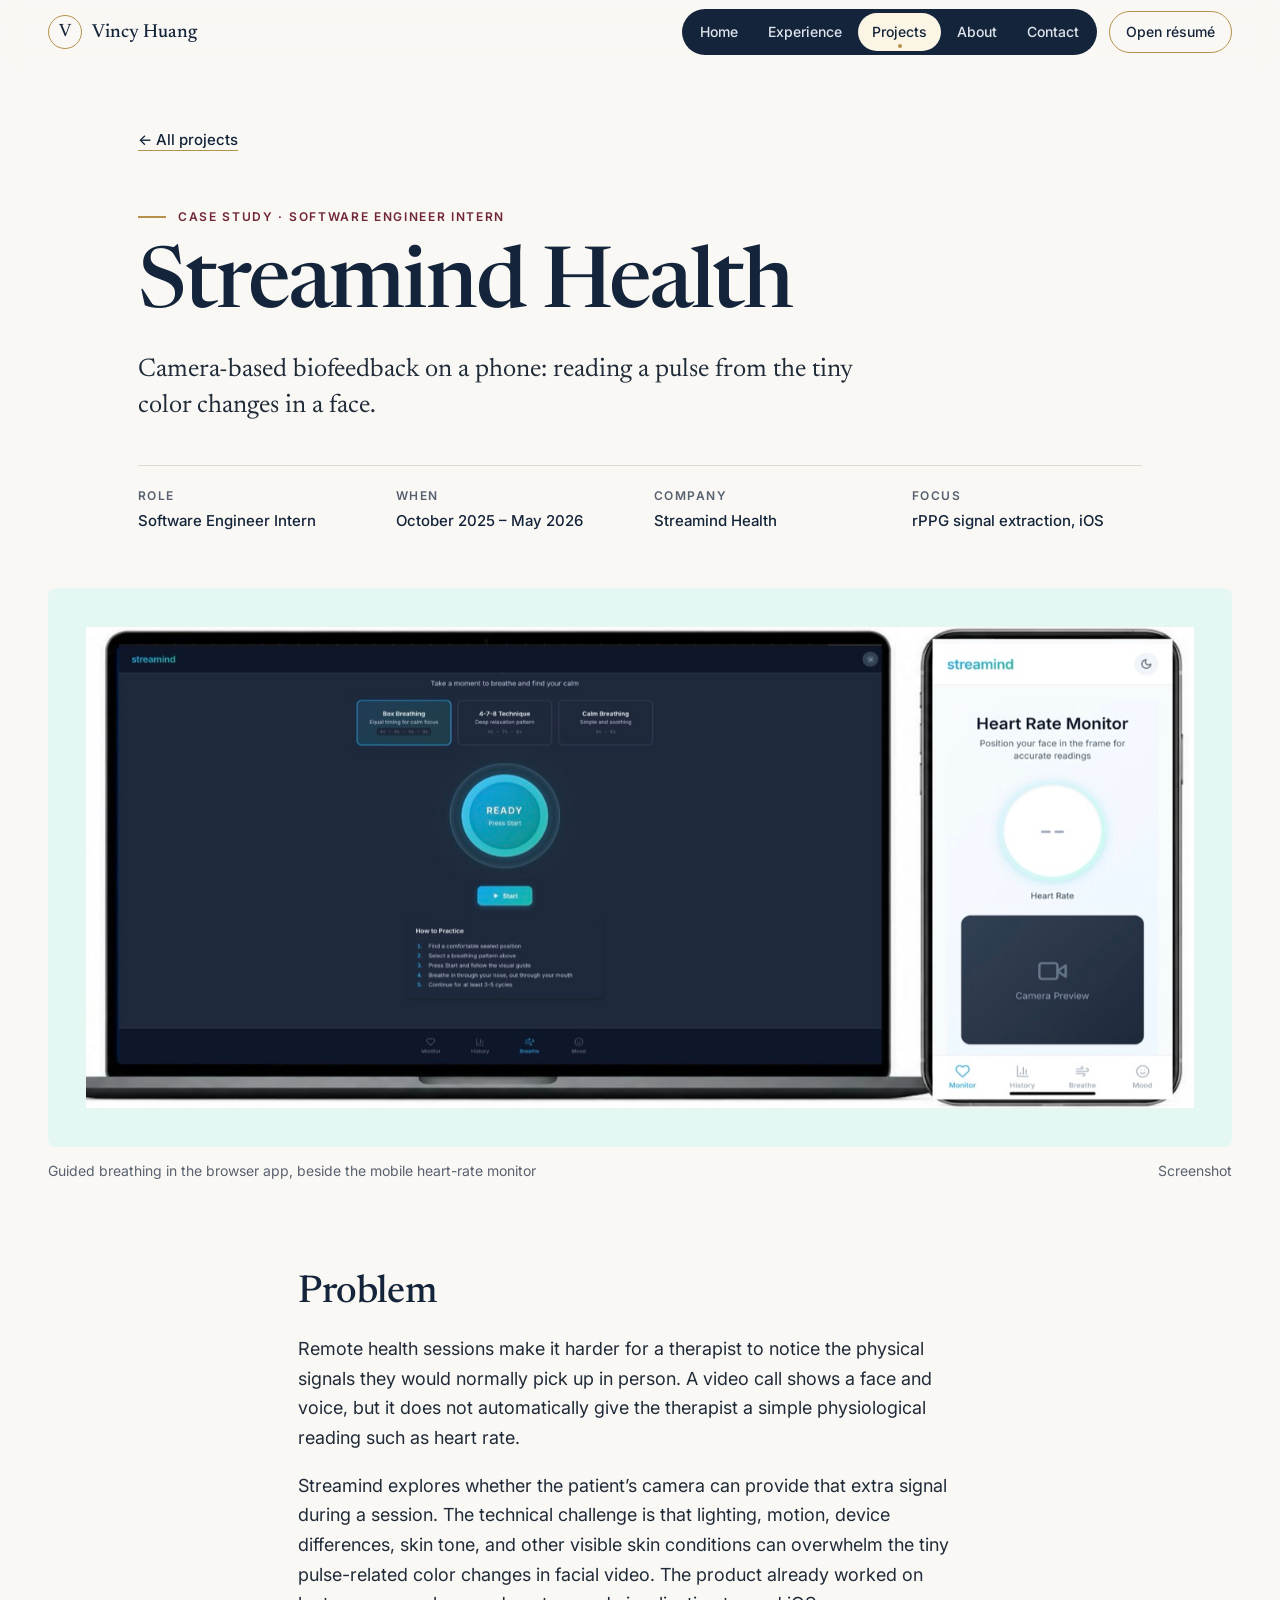
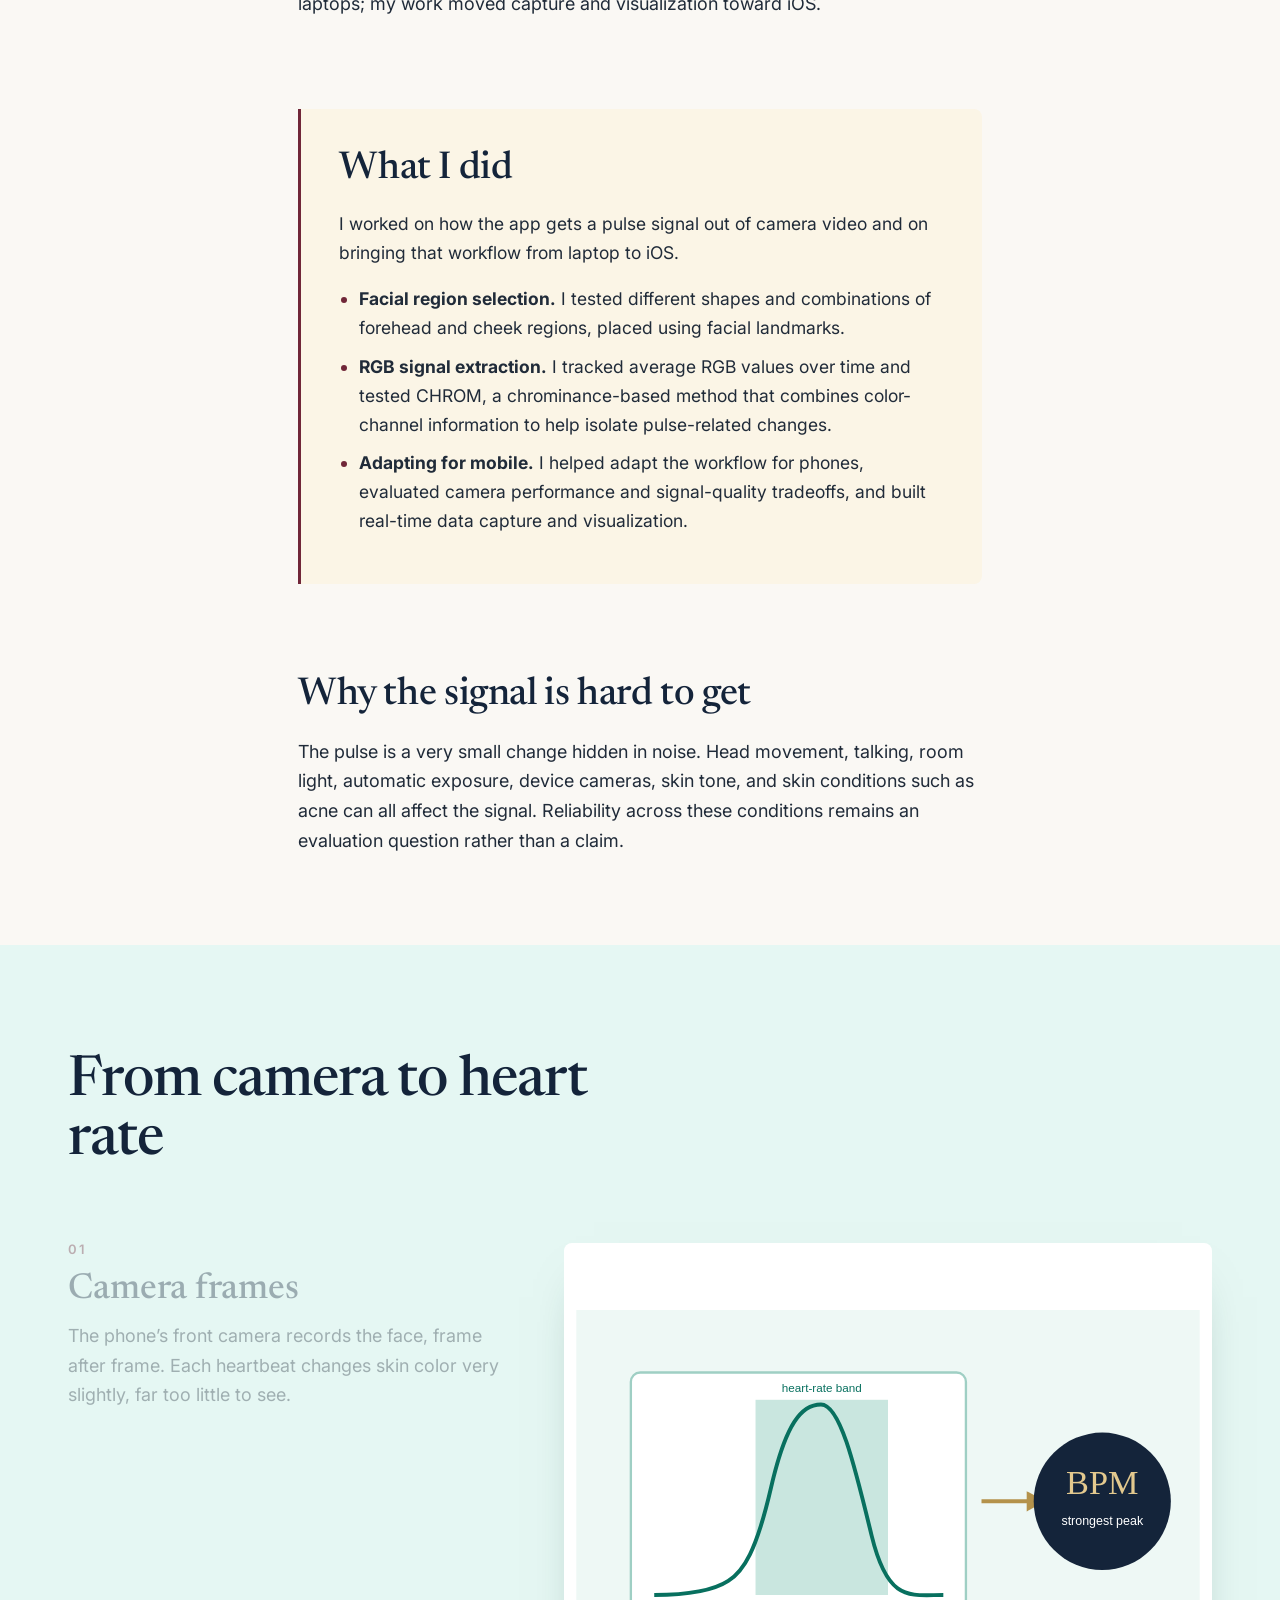
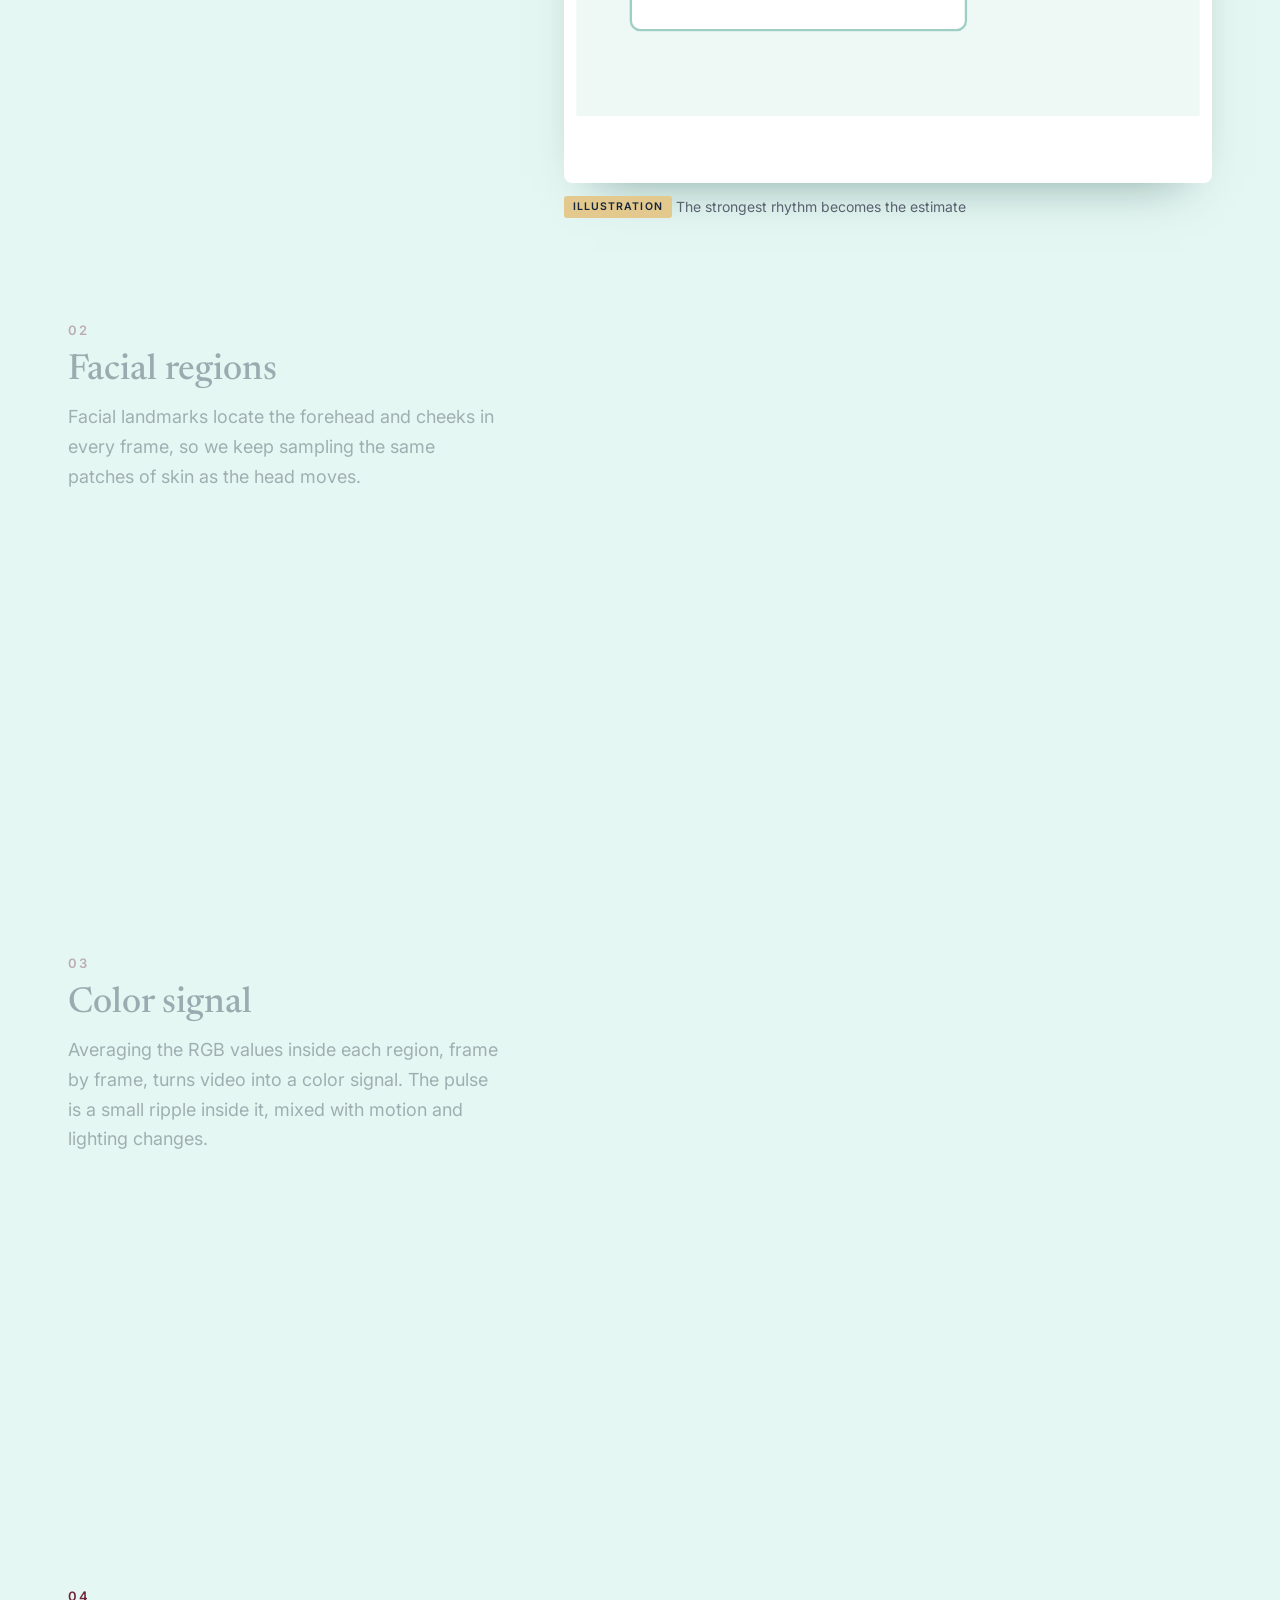
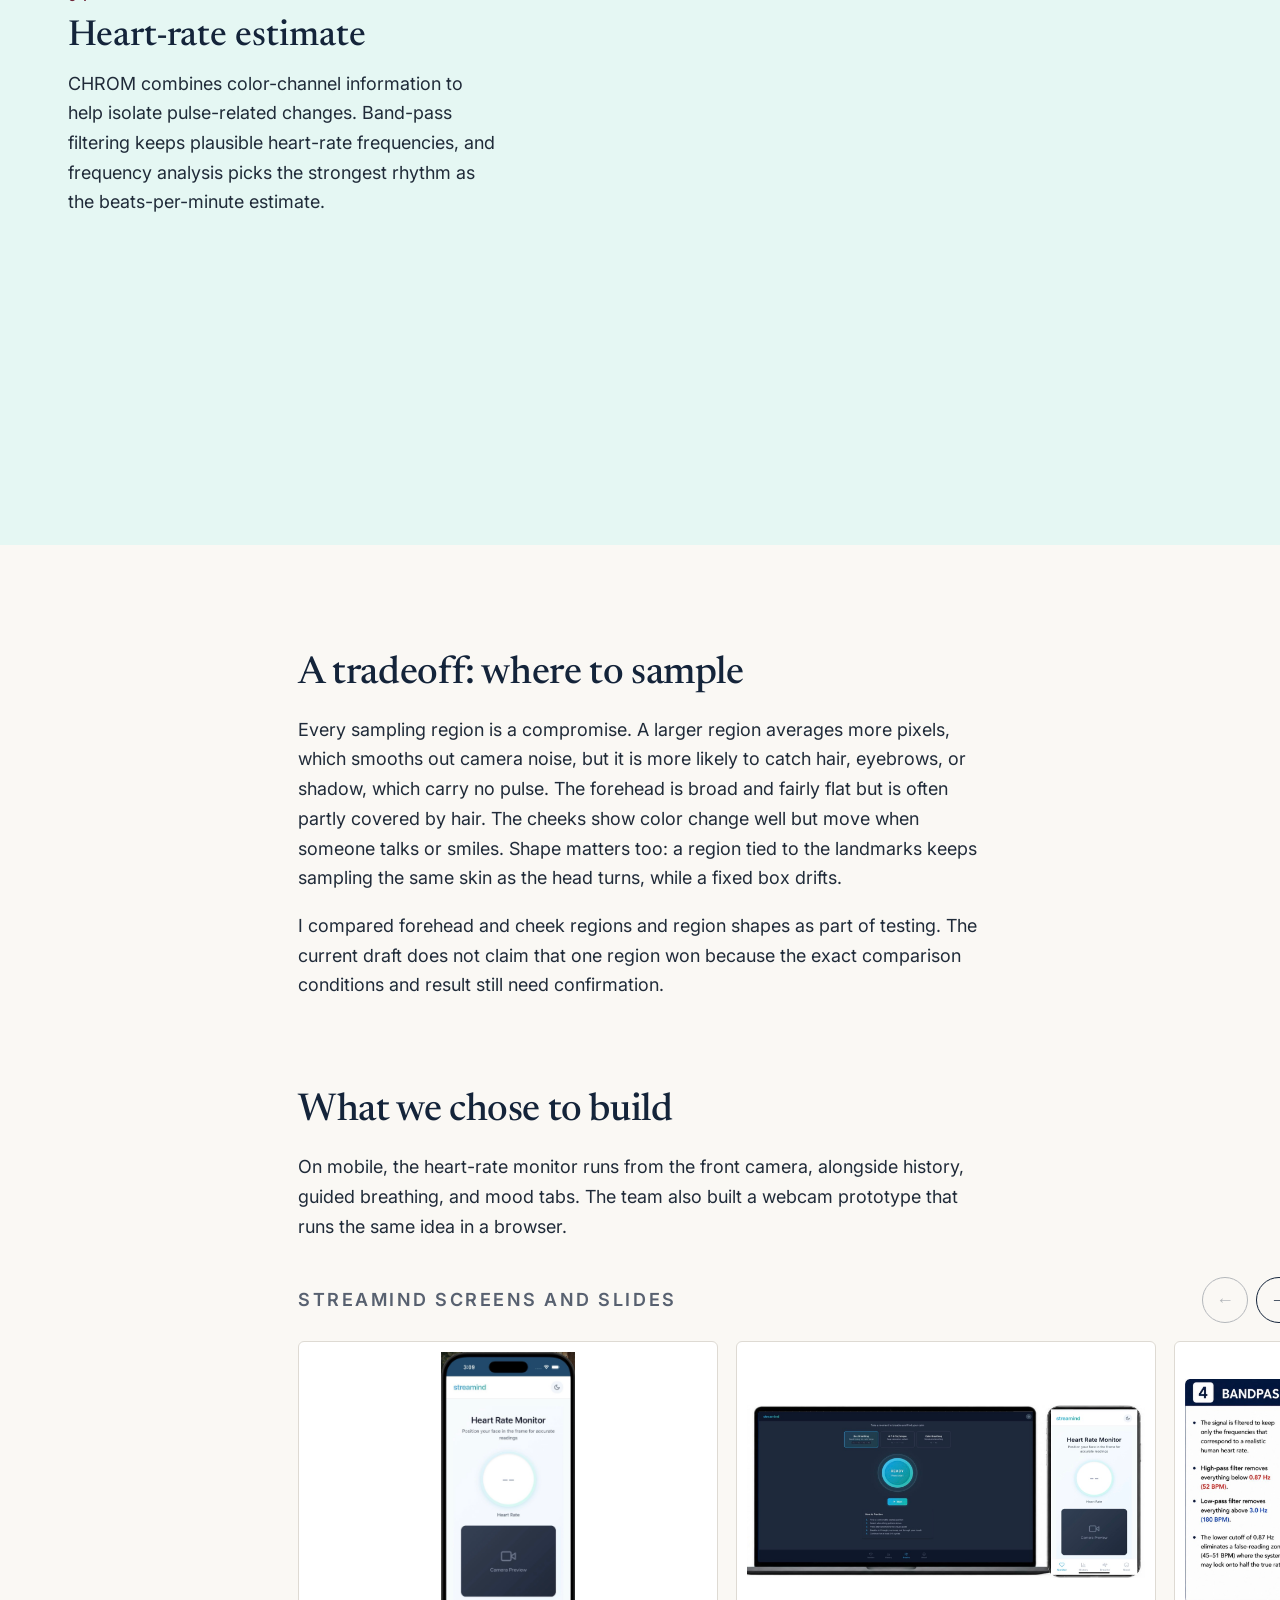
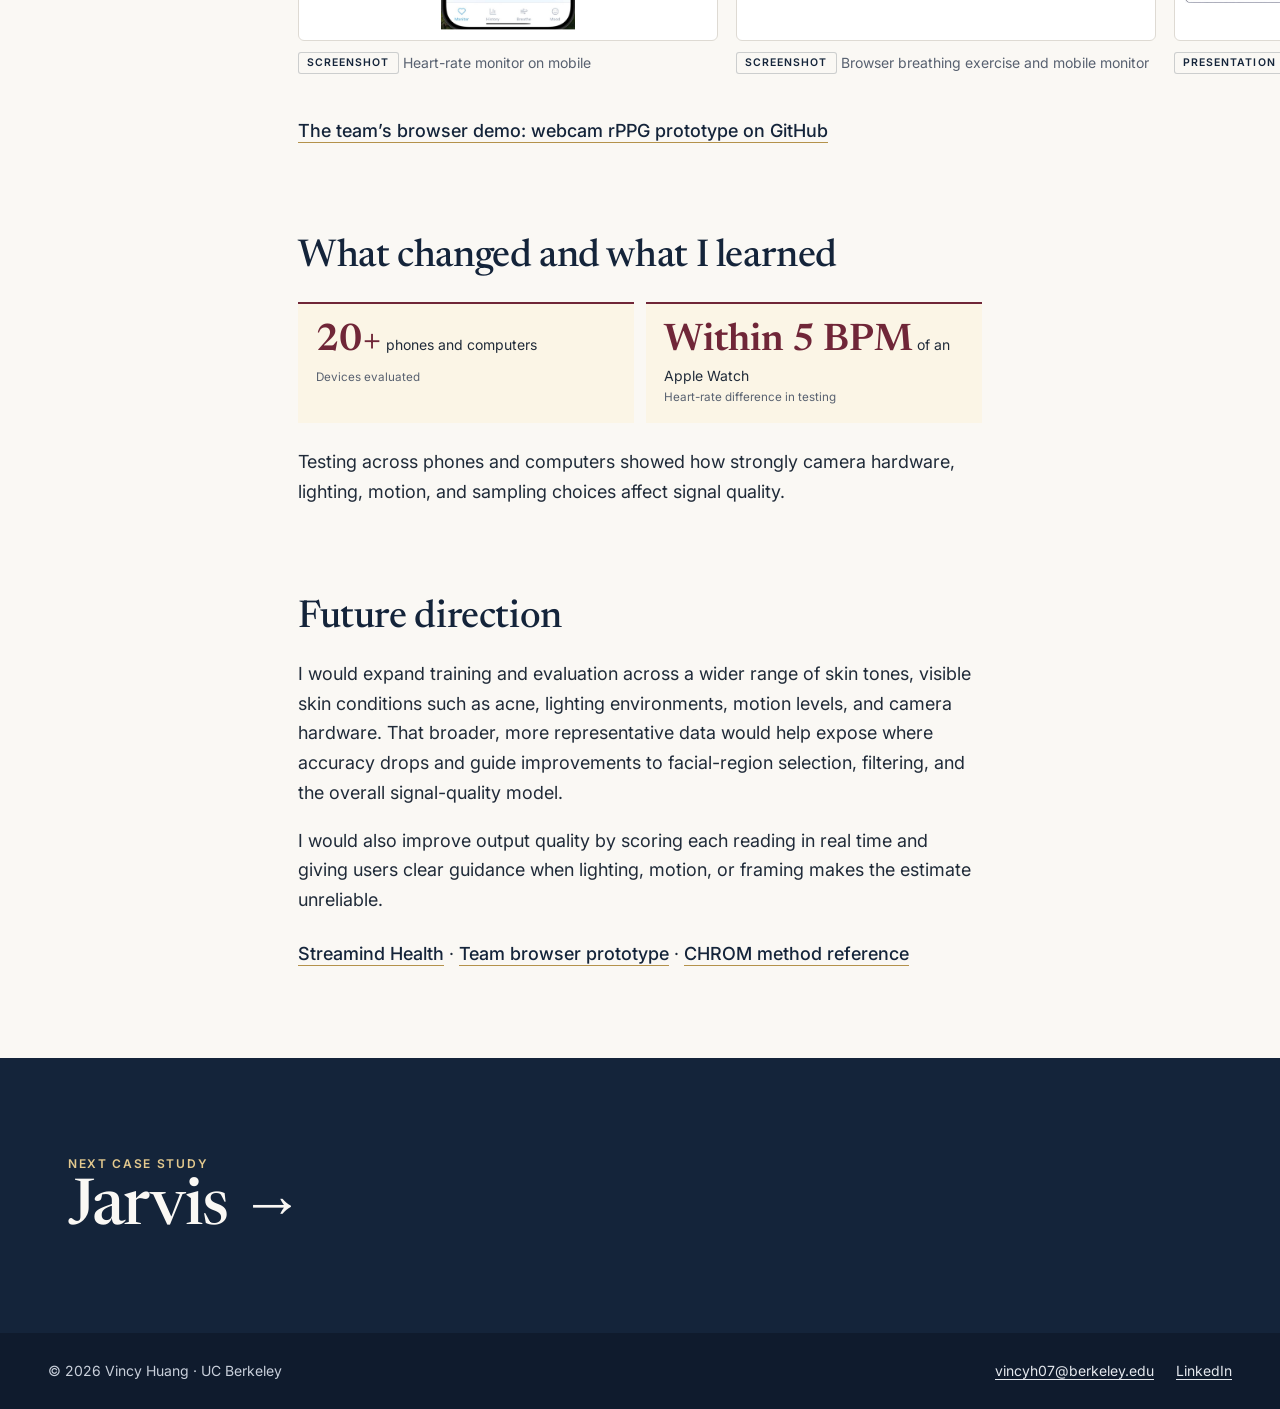
<file: projects/streamind-health.html>
<!doctype html>
<html lang="en" class="no-js">
  <head>
    <meta charset="utf-8" />
    <meta name="viewport" content="width=device-width, initial-scale=1" />
    <title>Streamind Health case study · Vincy Huang</title>
    <meta
      name="description"
      content="How Vincy Huang worked on facial region selection, RGB signal extraction, and the mobile version of a camera-based biofeedback tool."
    />
    <meta property="og:title" content="Streamind Health case study · Vincy Huang" />
    <meta
      property="og:description"
      content="How Vincy Huang worked on facial region selection, RGB signal extraction, and the mobile version of a camera-based biofeedback tool."
    />
    <meta property="og:type" content="website" />
    <meta name="theme-color" content="#14243A" />
    <link rel="icon" href="../assets/img/favicon.svg" type="image/svg+xml" />
    <link
      rel="stylesheet"
      href="https://fonts.googleapis.com/css2?family=Inter:wght@400;500;600&family=Newsreader:ital,opsz,wght@0,6..72,400;0,6..72,500;0,6..72,600;1,6..72,400&display=swap"
    />
    <link rel="stylesheet" href="../assets/css/style.css" />
    <script>
      (function () {
        var d = document.documentElement;
        d.className = "js";
        var calm =
          window.matchMedia && matchMedia("(prefers-reduced-motion: reduce)").matches;
        // Arriving through the maroon crescent: start covered, then uncover once the page is ready.
        try {
          if (sessionStorage.getItem("vh-cres")) {
            sessionStorage.removeItem("vh-cres");
            if (!calm) d.className += " cres-arrive";
          }
        } catch (e) {}
      })();
    </script>
  </head>
  <body>
    <a class="skip" href="#main">Skip to main content</a>
    <header class="site-header">
      <div class="bar">
        <a class="brand" href="../index.html#home" data-nav aria-label="Vincy Huang, home"
          ><span class="mono" aria-hidden="true">V</span
          ><span class="brand-name">Vincy Huang</span></a
        >
        <button
          class="menu-btn"
          type="button"
          aria-expanded="false"
          aria-controls="site-nav"
        >
          Menu
        </button>
        <nav class="nav" id="site-nav" aria-label="Primary">
          <div class="nav-pill">
            <a href="../index.html#home" data-nav data-section="home">Home</a
            ><a href="../index.html#experience" data-nav data-section="experience"
              >Experience</a
            ><a
              href="../index.html#projects"
              data-nav
              data-section="projects"
              aria-current="true"
              >Projects</a
            ><a href="../index.html#about" data-nav data-section="about">About</a
            ><a href="../index.html#contact" data-nav data-section="contact">Contact</a>
          </div>
          <a
            class="nav-resume"
            href="../assets/docs/Vincy_Huang_Resume.pdf"
            target="_blank"
            rel="noopener"
            >Open résumé<span class="sr"> (PDF, opens in a new tab)</span></a
          >
        </nav>
      </div>
    </header>
    <main id="main">
      <article class="cs cs-aqua">
        <header class="cs-hero">
          <p class="back">
            <a class="tlink" href="../index.html#projects" data-nav
              ><span aria-hidden="true">←</span> All projects</a
            >
          </p>
          <p class="eyebrow">Case study · Software Engineer Intern</p>
          <h1 class="cs-title">Streamind Health</h1>
          <p class="cs-lede">
            Camera-based biofeedback on a phone: reading a pulse from the tiny color
            changes in a face.
          </p>
          <dl class="cs-facts">
            <div>
              <dt>Role</dt>
              <dd>Software Engineer Intern</dd>
            </div>
            <div>
              <dt>When</dt>
              <dd>October 2025 – May 2026</dd>
            </div>
            <div>
              <dt>Company</dt>
              <dd>Streamind Health</dd>
            </div>
            <div>
              <dt>Focus</dt>
              <dd>rPPG signal extraction, iOS</dd>
            </div>
          </dl>
        </header>

        <figure class="cs-full reveal">
          <button
            class="zoom"
            type="button"
            data-cap="Screenshot · The browser app beside the mobile heart-rate monitor"
            aria-label="Enlarge image: The browser app beside the mobile heart-rate monitor"
          >
            <img
              src="../assets/img/work/streamind-browser-and-mobile.jpg"
              alt="Streamind Health browser app on a laptop beside the mobile heart-rate monitor"
              width="1400"
              height="609"
              loading="lazy"
              decoding="async"
            />
          </button>
          <figcaption>
            <span
              >Guided breathing in the browser app, beside the mobile heart-rate
              monitor</span
            ><span>Screenshot</span>
          </figcaption>
        </figure>

        <div class="cs-body">
          <section class="cs-sec reveal" aria-labelledby="c-h">
            <h2 id="c-h">Problem</h2>
            <p>
              Remote health sessions make it harder for a therapist to notice the physical
              signals they would normally pick up in person. A video call shows a face and
              voice, but it does not automatically give the therapist a simple
              physiological reading such as heart rate.
            </p>
            <p>
              Streamind explores whether the patient’s camera can provide that extra
              signal during a session. The technical challenge is that lighting, motion,
              device differences, skin tone, and other visible skin conditions can
              overwhelm the tiny pulse-related color changes in facial video. The product
              already worked on laptops; my work moved capture and visualization toward
              iOS.
            </p>
          </section>

          <section class="cs-contrib reveal" aria-labelledby="u-h">
            <h2 id="u-h">What I did</h2>
            <p>
              I worked on how the app gets a pulse signal out of camera video and on
              bringing that workflow from laptop to iOS.
            </p>
            <ul>
              <li>
                <strong>Facial region selection.</strong> I tested different shapes and
                combinations of forehead and cheek regions, placed using facial landmarks.
              </li>
              <li>
                <strong>RGB signal extraction.</strong> I tracked average RGB values over
                time and tested CHROM, a chrominance-based method that combines
                color-channel information to help isolate pulse-related changes.
              </li>
              <li>
                <strong>Adapting for mobile.</strong> I helped adapt the workflow for
                phones, evaluated camera performance and signal-quality tradeoffs, and
                built real-time data capture and visualization.
              </li>
            </ul>
          </section>

          <section class="cs-sec reveal" aria-labelledby="w-h">
            <h2 id="w-h">Why the signal is hard to get</h2>
            <p>
              The pulse is a very small change hidden in noise. Head movement, talking,
              room light, automatic exposure, device cameras, skin tone, and skin
              conditions such as acne can all affect the signal. Reliability across these
              conditions remains an evaluation question rather than a claim.
            </p>
          </section>
        </div>

        <section class="seq" aria-labelledby="seq-h">
          <div class="seq-inner">
            <h2 class="seq-title reveal" id="seq-h">From camera to heart rate</h2>
            <div class="seq-grid">
              <ol class="seq-steps" role="list">
                <li class="seq-step" data-step="0">
                  <p class="seq-n">01</p>
                  <h3>Camera frames</h3>
                  <p>
                    The phone’s front camera records the face, frame after frame. Each
                    heartbeat changes skin color very slightly, far too little to see.
                  </p>
                  <figure class="seq-inline">
                    <button
                      class="zoom"
                      type="button"
                      data-cap="Illustration · Camera frames captured over time"
                      aria-label="Enlarge image: Camera frames captured over time"
                    >
                      <img
                        src="../assets/img/illustrations/streamind-frames.svg"
                        alt="Illustration of a stack of camera frames of a face"
                        width="800"
                        height="600"
                        loading="lazy"
                        decoding="async"
                      />
                    </button>
                    <figcaption>
                      <span class="kind kind-illustration">Illustration</span>
                      Camera frames captured over time
                    </figcaption>
                  </figure>
                </li>
                <li class="seq-step" data-step="1">
                  <p class="seq-n">02</p>
                  <h3>Facial regions</h3>
                  <p>
                    Facial landmarks locate the forehead and cheeks in every frame, so we
                    keep sampling the same patches of skin as the head moves.
                  </p>
                  <figure class="seq-inline">
                    <button
                      class="zoom"
                      type="button"
                      data-cap="Presentation slide · Landmarks and sampling regions, from our final presentation"
                      aria-label="Enlarge image: Landmarks and sampling regions, from our final presentation"
                    >
                      <img
                        src="../assets/img/work/streamind-facial-regions.jpg"
                        alt="Face with landmark dots and the forehead and both cheeks highlighted"
                        width="1500"
                        height="1280"
                        loading="lazy"
                        decoding="async"
                      />
                    </button>
                    <figcaption>
                      <span class="kind kind-presentation">Presentation slide</span>
                      Landmarks and sampling regions, from our final presentation
                    </figcaption>
                  </figure>
                </li>
                <li class="seq-step" data-step="2">
                  <p class="seq-n">03</p>
                  <h3>Color signal</h3>
                  <p>
                    Averaging the RGB values inside each region, frame by frame, turns
                    video into a color signal. The pulse is a small ripple inside it,
                    mixed with motion and lighting changes.
                  </p>
                  <figure class="seq-inline">
                    <button
                      class="zoom"
                      type="button"
                      data-cap="Illustration · A color signal over time, with noise"
                      aria-label="Enlarge image: A color signal over time, with noise"
                    >
                      <img
                        src="../assets/img/illustrations/streamind-signal.svg"
                        alt="Illustration of an average skin color signal rippling with each heartbeat over frames"
                        width="800"
                        height="600"
                        loading="lazy"
                        decoding="async"
                      />
                    </button>
                    <figcaption>
                      <span class="kind kind-illustration">Illustration</span> A color
                      signal over time, with noise
                    </figcaption>
                  </figure>
                </li>
                <li class="seq-step" data-step="3">
                  <p class="seq-n">04</p>
                  <h3>Heart-rate estimate</h3>
                  <p>
                    CHROM combines color-channel information to help isolate pulse-related
                    changes. Band-pass filtering keeps plausible heart-rate frequencies,
                    and frequency analysis picks the strongest rhythm as the
                    beats-per-minute estimate.
                  </p>
                  <figure class="seq-inline">
                    <button
                      class="zoom"
                      type="button"
                      data-cap="Illustration · The strongest rhythm becomes the estimate"
                      aria-label="Enlarge image: The strongest rhythm becomes the estimate"
                    >
                      <img
                        src="../assets/img/illustrations/streamind-estimate.svg"
                        alt="Illustration of a frequency peak inside the heart-rate band becoming a beats-per-minute estimate"
                        width="800"
                        height="600"
                        loading="lazy"
                        decoding="async"
                      />
                    </button>
                    <figcaption>
                      <span class="kind kind-illustration">Illustration</span>
                      The strongest rhythm becomes the estimate
                    </figcaption>
                  </figure>
                </li>
              </ol>
              <div class="seq-sticky" aria-hidden="true">
                <div class="seq-stage">
                  <figure class="seq-frame is-on" data-step="0">
                    <img
                      src="../assets/img/illustrations/streamind-frames.svg"
                      alt="Illustration of a stack of camera frames of a face"
                      width="800"
                      height="600"
                      loading="lazy"
                      decoding="async"
                    />
                    <figcaption>
                      <span class="kind kind-illustration">Illustration</span>
                      Camera frames captured over time
                    </figcaption>
                  </figure>
                  <figure class="seq-frame" data-step="1">
                    <img
                      src="../assets/img/work/streamind-facial-regions.jpg"
                      alt="Face with landmark dots and the forehead and both cheeks highlighted"
                      width="1500"
                      height="1280"
                      loading="lazy"
                      decoding="async"
                    />
                    <figcaption>
                      <span class="kind kind-presentation">Presentation slide</span>
                      Landmarks and sampling regions, from our final presentation
                    </figcaption>
                  </figure>
                  <figure class="seq-frame" data-step="2">
                    <img
                      src="../assets/img/illustrations/streamind-signal.svg"
                      alt="Illustration of an average skin color signal rippling with each heartbeat over frames"
                      width="800"
                      height="600"
                      loading="lazy"
                      decoding="async"
                    />
                    <figcaption>
                      <span class="kind kind-illustration">Illustration</span> A color
                      signal over time, with noise
                    </figcaption>
                  </figure>
                  <figure class="seq-frame" data-step="3">
                    <img
                      src="../assets/img/illustrations/streamind-estimate.svg"
                      alt="Illustration of a frequency peak inside the heart-rate band becoming a beats-per-minute estimate"
                      width="800"
                      height="600"
                      loading="lazy"
                      decoding="async"
                    />
                    <figcaption>
                      <span class="kind kind-illustration">Illustration</span>
                      The strongest rhythm becomes the estimate
                    </figcaption>
                  </figure>
                </div>
              </div>
            </div>
          </div>
        </section>

        <div class="cs-body">
          <section class="cs-sec reveal" aria-labelledby="t-h">
            <h2 id="t-h">A tradeoff: where to sample</h2>
            <p>
              Every sampling region is a compromise. A larger region averages more pixels,
              which smooths out camera noise, but it is more likely to catch hair,
              eyebrows, or shadow, which carry no pulse. The forehead is broad and fairly
              flat but is often partly covered by hair. The cheeks show color change well
              but move when someone talks or smiles. Shape matters too: a region tied to
              the landmarks keeps sampling the same skin as the head turns, while a fixed
              box drifts.
            </p>
            <p>
              I compared forehead and cheek regions and region shapes as part of testing.
              The current draft does not claim that one region won because the exact
              comparison conditions and result still need confirmation.
            </p>
          </section>

          <section class="cs-sec reveal" aria-labelledby="b-h">
            <h2 id="b-h">What we chose to build</h2>
            <p>
              On mobile, the heart-rate monitor runs from the front camera, alongside
              history, guided breathing, and mood tabs. The team also built a webcam
              prototype that runs the same idea in a browser.
            </p>
            <div class="strip" role="region" aria-label="Streamind screens and slides">
              <div class="strip-head">
                <p class="label">Streamind screens and slides</p>
                <div class="strip-btns">
                  <button
                    class="strip-btn strip-prev"
                    type="button"
                    aria-label="Previous image"
                  >
                    <span aria-hidden="true">←</span></button
                  ><button
                    class="strip-btn strip-next"
                    type="button"
                    aria-label="Next image"
                  >
                    <span aria-hidden="true">→</span>
                  </button>
                </div>
              </div>
              <ul
                class="strip-track"
                role="list"
                tabindex="0"
                aria-label="Streamind screens and slides. Scroll sideways, drag, or use the arrow buttons."
              >
                <li class="strip-item">
                  <figure>
                    <button
                      class="zoom"
                      type="button"
                      data-cap="Screenshot · Heart-rate monitor on mobile"
                      aria-label="Enlarge image: Heart-rate monitor on mobile"
                    >
                      <img
                        src="../assets/img/work/streamind-mobile-app.jpg"
                        alt="Streamind Health mobile Heart Rate Monitor screen with camera preview"
                        width="673"
                        height="1400"
                        loading="lazy"
                        decoding="async"
                      />
                    </button>
                    <figcaption>
                      <span class="kind kind-screenshot">Screenshot</span>
                      Heart-rate monitor on mobile
                    </figcaption>
                  </figure>
                </li>
                <li class="strip-item">
                  <figure>
                    <button
                      class="zoom"
                      type="button"
                      data-cap="Screenshot · Browser breathing exercise and mobile monitor"
                      aria-label="Enlarge image: Browser breathing exercise and mobile monitor"
                    >
                      <img
                        src="../assets/img/work/streamind-browser-and-mobile.jpg"
                        alt="Browser app with breathing exercises next to the mobile app"
                        width="1400"
                        height="609"
                        loading="lazy"
                        decoding="async"
                      />
                    </button>
                    <figcaption>
                      <span class="kind kind-screenshot">Screenshot</span>
                      Browser breathing exercise and mobile monitor
                    </figcaption>
                  </figure>
                </li>
                <li class="strip-item">
                  <figure>
                    <button
                      class="zoom"
                      type="button"
                      data-cap="Presentation slide · Band-pass filtering keeps 0.87–3.0 Hz"
                      aria-label="Enlarge image: Band-pass filtering keeps 0.87–3.0 Hz"
                    >
                      <img
                        src="../assets/img/work/streamind-rppg-bandpass.jpg"
                        alt="Presentation slide on band-pass filtering, with a heart-rate passband between 0.87 and 3.0 hertz"
                        width="1400"
                        height="787"
                        loading="lazy"
                        decoding="async"
                      />
                    </button>
                    <figcaption>
                      <span class="kind kind-presentation">Presentation slide</span>
                      Band-pass filtering keeps 0.87–3.0 Hz
                    </figcaption>
                  </figure>
                </li>
                <li class="strip-item">
                  <figure>
                    <button
                      class="zoom"
                      type="button"
                      data-cap="Presentation slide · Frequency analysis refines the peak"
                      aria-label="Enlarge image: Frequency analysis refines the peak"
                    >
                      <img
                        src="../assets/img/work/streamind-rppg-frequency.jpg"
                        alt="Presentation slide on frequency analysis with parabolic interpolation"
                        width="1400"
                        height="787"
                        loading="lazy"
                        decoding="async"
                      />
                    </button>
                    <figcaption>
                      <span class="kind kind-presentation">Presentation slide</span>
                      Frequency analysis refines the peak
                    </figcaption>
                  </figure>
                </li>
              </ul>
            </div>
            <p class="cs-links">
              <a
                class="tlink"
                href="https://github.com/streamind-health/streamind-rppg-demo"
                target="_blank"
                rel="noopener"
                >The team’s browser demo: webcam rPPG prototype on GitHub<span class="sr">
                  (opens in a new tab)</span
                ></a
              >
            </p>
          </section>

          <section class="cs-sec reveal" aria-labelledby="e-h">
            <h2 id="e-h">What changed and what I learned</h2>
            <div class="metric-row">
              <span
                ><b>20+</b> phones and computers<br /><small
                  >Devices evaluated</small
                ></span
              ><span
                ><b>Within 5 BPM</b> of an Apple Watch<br /><small
                  >Heart-rate difference in testing</small
                ></span
              >
            </div>
            <p>
              Testing across phones and computers showed how strongly camera hardware,
              lighting, motion, and sampling choices affect signal quality.
            </p>
          </section>

          <section class="cs-sec reveal" aria-labelledby="n-h">
            <h2 id="n-h">Future direction</h2>
            <p>
              I would expand training and evaluation across a wider range of skin tones,
              visible skin conditions such as acne, lighting environments, motion levels,
              and camera hardware. That broader, more representative data would help
              expose where accuracy drops and guide improvements to facial-region
              selection, filtering, and the overall signal-quality model.
            </p>
            <p>
              I would also improve output quality by scoring each reading in real time and
              giving users clear guidance when lighting, motion, or framing makes the
              estimate unreliable.
            </p>
            <p class="cs-links">
              <a
                class="tlink"
                href="https://www.streamindhealth.com/"
                target="_blank"
                rel="noopener"
                >Streamind Health</a
              >
              ·
              <a
                class="tlink"
                href="https://github.com/streamind-health/streamind-rppg-demo"
                target="_blank"
                rel="noopener"
                >Team browser prototype</a
              >
              ·
              <a
                class="tlink"
                href="https://pubmed.ncbi.nlm.nih.gov/23744659/"
                target="_blank"
                rel="noopener"
                >CHROM method reference</a
              >
            </p>
          </section>
        </div>
        <nav class="cs-next" aria-label="Next case study">
          <a href="jarvis.html" data-nav data-cursor="explore"
            ><span class="label">Next case study</span
            ><span class="cs-next-title"
              >Jarvis <span aria-hidden="true">→</span></span
            ></a
          >
        </nav>
      </article>
    </main>
    <div
      class="lightbox"
      id="lightbox"
      role="dialog"
      aria-modal="true"
      aria-label="Enlarged image"
      hidden
    >
      <button class="lightbox-close" type="button">
        Close <span aria-hidden="true">×</span>
      </button>
      <figure>
        <img alt="" />
        <figcaption></figcaption>
      </figure>
    </div>
    <footer class="site-footer">
      <div class="bar">
        <span>© 2026 Vincy Huang · UC Berkeley</span>
        <ul>
          <li>
            <a href="mailto:vincyh07@berkeley.edu">vincyh07@berkeley.edu</a>
          </li>
          <li>
            <a
              href="https://www.linkedin.com/in/vincyhuang7"
              target="_blank"
              rel="noopener"
              >LinkedIn<span class="sr"> (opens in a new tab)</span></a
            >
          </li>
        </ul>
      </div>
    </footer>
    <div class="cres" aria-hidden="true">
      <svg
        class="cres-shape"
        viewBox="0 0 144 100"
        preserveAspectRatio="none"
        focusable="false"
      >
        <path d="M0 0H122Q166 50 122 100H0Q44 50 0 0Z" />
      </svg>
      <span class="cres-v"
        ><svg viewBox="0 0 80 80" focusable="false">
          <circle
            cx="40"
            cy="40"
            r="37"
            fill="none"
            stroke="currentColor"
            stroke-width="1.5"
          />
          <text
            x="40"
            y="54"
            text-anchor="middle"
            font-family="Newsreader, Georgia, serif"
            font-size="44"
            font-weight="500"
            fill="currentColor"
          >
            V
          </text>
        </svg></span
      >
    </div>
    <script src="../assets/js/site.js"></script>
  </body>
</html>
</file>
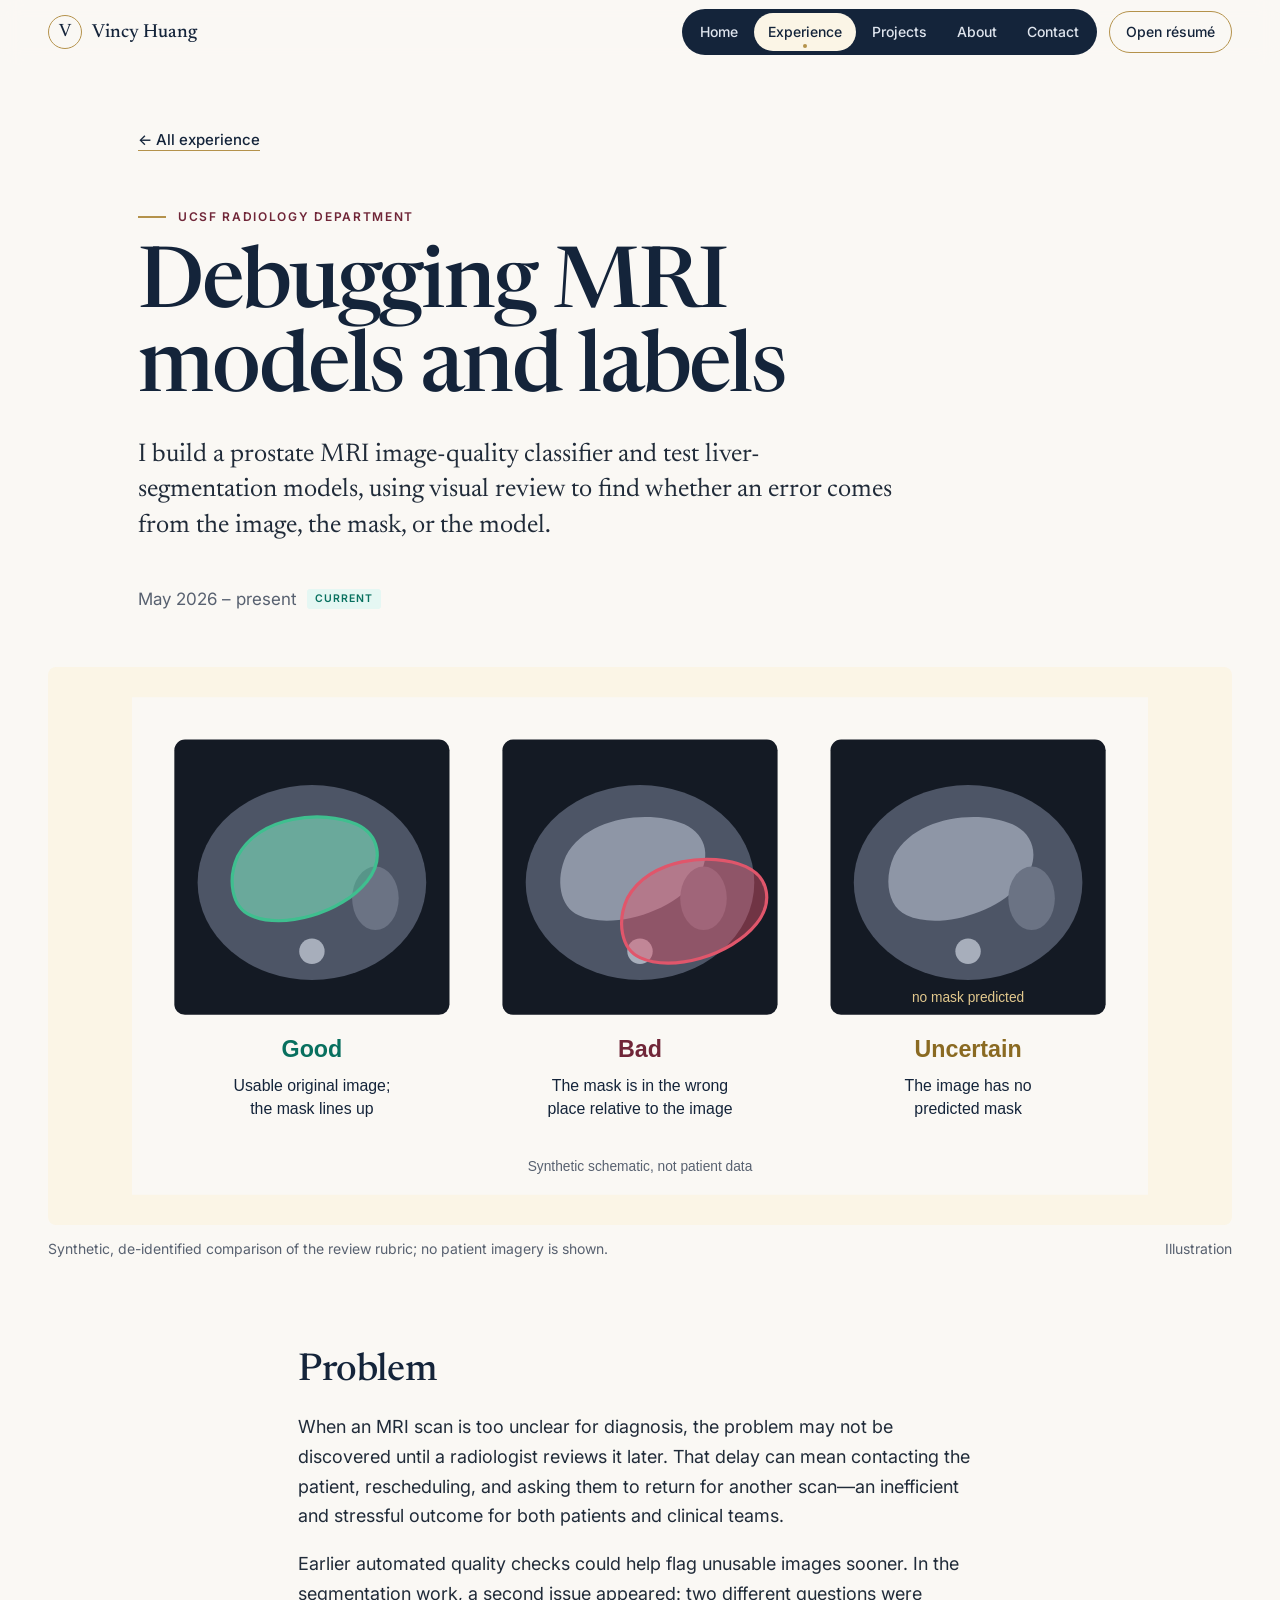
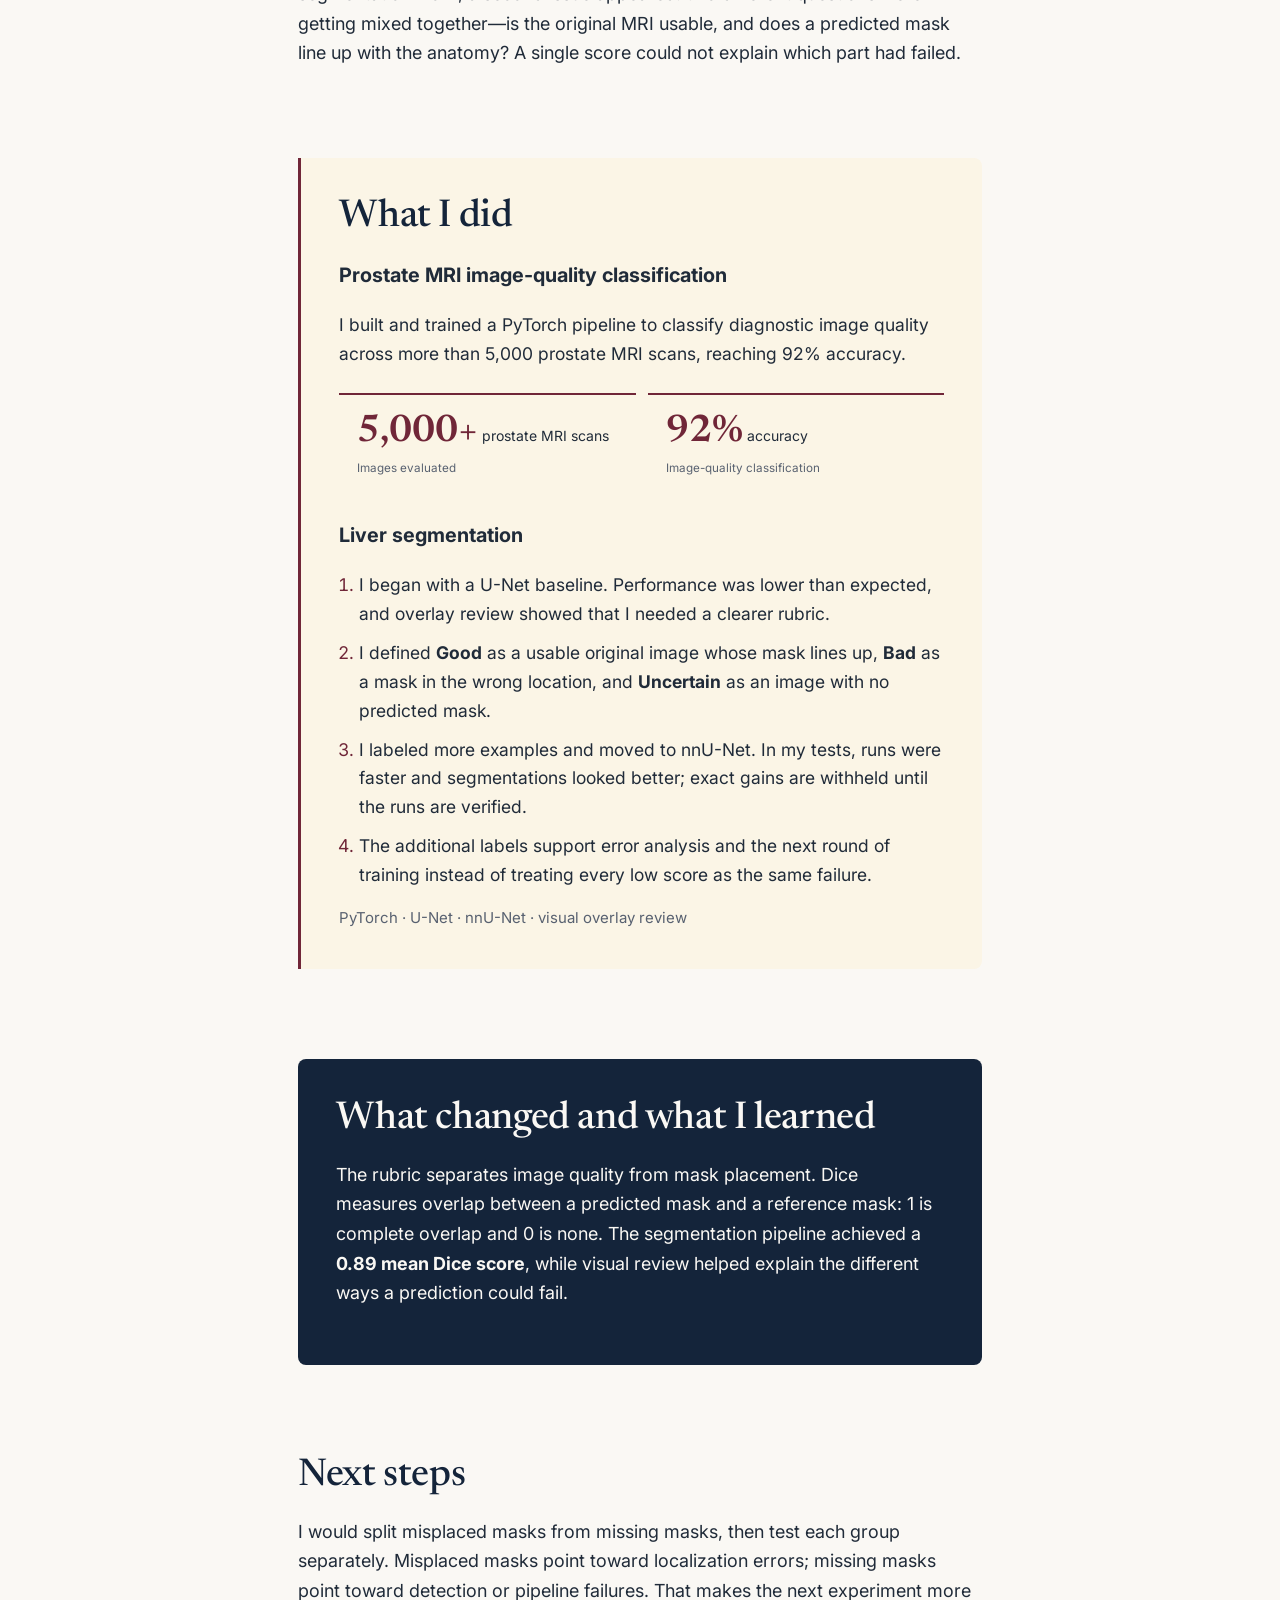
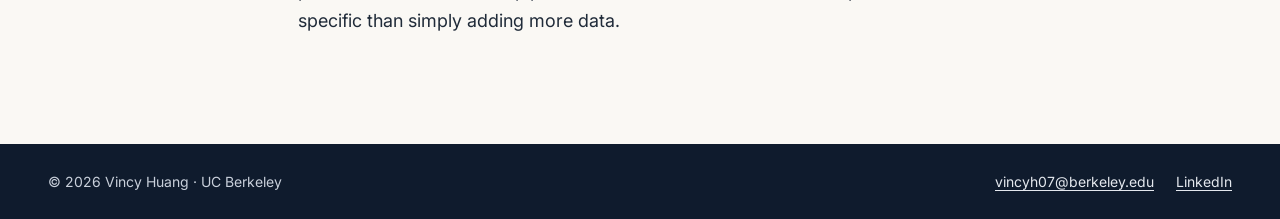
<file: projects/ucsf-radiology.html>
<!doctype html>
<html lang="en" class="no-js">
  <head>
    <meta charset="utf-8" />
    <meta name="viewport" content="width=device-width, initial-scale=1" />
    <title>Machine Learning Intern, UCSF Radiology Department · Vincy Huang</title>
    <meta
      name="description"
      content="I build and evaluate deep-learning models that check MRI quality, then use error analysis and Dice scores to decide what the next iteration should fix."
    />
    <meta
      property="og:title"
      content="Machine Learning Intern, UCSF Radiology Department · Vincy Huang"
    />
    <meta
      property="og:description"
      content="I build and evaluate deep-learning models that check MRI quality, then use error analysis and Dice scores to decide what the next iteration should fix."
    />
    <meta property="og:type" content="website" />
    <meta name="theme-color" content="#14243A" />
    <link rel="icon" href="../assets/img/favicon.svg" type="image/svg+xml" />
    <link
      rel="stylesheet"
      href="https://fonts.googleapis.com/css2?family=Inter:wght@400;500;600&family=Newsreader:ital,opsz,wght@0,6..72,400;0,6..72,500;0,6..72,600;1,6..72,400&display=swap"
    />
    <link rel="stylesheet" href="../assets/css/style.css" />
    <script>
      (function () {
        var d = document.documentElement;
        d.className = "js";
        var calm =
          window.matchMedia && matchMedia("(prefers-reduced-motion: reduce)").matches;
        // Arriving through the maroon crescent: start covered, then uncover once the page is ready.
        try {
          if (sessionStorage.getItem("vh-cres")) {
            sessionStorage.removeItem("vh-cres");
            if (!calm) d.className += " cres-arrive";
          }
        } catch (e) {}
      })();
    </script>
  </head>
  <body>
    <a class="skip" href="#main">Skip to main content</a>
    <header class="site-header">
      <div class="bar">
        <a class="brand" href="../index.html#home" data-nav aria-label="Vincy Huang, home"
          ><span class="mono" aria-hidden="true">V</span
          ><span class="brand-name">Vincy Huang</span></a
        >
        <button
          class="menu-btn"
          type="button"
          aria-expanded="false"
          aria-controls="site-nav"
        >
          Menu
        </button>
        <nav class="nav" id="site-nav" aria-label="Primary">
          <div class="nav-pill">
            <a href="../index.html#home" data-nav data-section="home">Home</a
            ><a
              href="../index.html#experience"
              data-nav
              data-section="experience"
              aria-current="true"
              >Experience</a
            ><a href="../index.html#projects" data-nav data-section="projects">Projects</a
            ><a href="../index.html#about" data-nav data-section="about">About</a
            ><a href="../index.html#contact" data-nav data-section="contact">Contact</a>
          </div>
          <a
            class="nav-resume"
            href="../assets/docs/Vincy_Huang_Resume.pdf"
            target="_blank"
            rel="noopener"
            >Open résumé<span class="sr"> (PDF, opens in a new tab)</span></a
          >
        </nav>
      </div>
    </header>
    <main id="main">
      <article class="cs detail">
        <header class="cs-hero">
          <p class="back">
            <a class="tlink" href="../index.html#experience" data-nav
              ><span aria-hidden="true">←</span> All experience</a
            >
          </p>
          <p class="eyebrow">UCSF Radiology Department</p>
          <h1 class="cs-title">Debugging MRI models and labels</h1>
          <p class="cs-lede">
            I build a prostate MRI image-quality classifier and test liver-segmentation
            models, using visual review to find whether an error comes from the image, the
            mask, or the model.
          </p>
          <p class="detail-dates">May 2026 – present <span class="now">Current</span></p>
        </header>
        <figure class="cs-full detail-vis reveal">
          <button
            class="zoom"
            type="button"
            data-cap="Illustration · Synthetic comparison used to explain the liver-mask review rubric"
            aria-label="Enlarge the synthetic liver-mask review comparison"
          >
            <img
              src="../assets/img/illustrations/ucsf-mask-review.svg"
              alt="Three-column schematic showing an aligned mask, a misplaced mask, and an image with no predicted mask"
              width="900"
              height="520"
              loading="lazy"
              decoding="async"
            />
          </button>
          <figcaption>
            <span
              >Synthetic, de-identified comparison of the review rubric; no patient
              imagery is shown.</span
            ><span>Illustration</span>
          </figcaption>
        </figure>
        <div class="cs-body">
          <section class="cs-sec reveal" aria-labelledby="p-h">
            <h2 id="p-h">Problem</h2>
            <p>
              When an MRI scan is too unclear for diagnosis, the problem may not be
              discovered until a radiologist reviews it later. That delay can mean
              contacting the patient, rescheduling, and asking them to return for another
              scan—an inefficient and stressful outcome for both patients and clinical
              teams.
            </p>
            <p>
              Earlier automated quality checks could help flag unusable images sooner. In
              the segmentation work, a second issue appeared: two different questions were
              getting mixed together—is the original MRI usable, and does a predicted mask
              line up with the anatomy? A single score could not explain which part had
              failed.
            </p>
          </section>
          <section class="cs-contrib reveal" aria-labelledby="d-h">
            <h2 id="d-h">What I did</h2>
            <h3>Prostate MRI image-quality classification</h3>
            <p>
              I built and trained a PyTorch pipeline to classify diagnostic image quality
              across more than 5,000 prostate MRI scans, reaching 92% accuracy.
            </p>
            <div class="metric-row">
              <span
                ><b>5,000+</b> prostate MRI scans<br /><small
                  >Images evaluated</small
                ></span
              ><span
                ><b>92%</b> accuracy<br /><small
                  >Image-quality classification</small
                ></span
              >
            </div>
            <h3>Liver segmentation</h3>
            <ol class="cs-list">
              <li>
                I began with a U-Net baseline. Performance was lower than expected, and
                overlay review showed that I needed a clearer rubric.
              </li>
              <li>
                I defined <strong>Good</strong> as a usable original image whose mask
                lines up, <strong>Bad</strong> as a mask in the wrong location, and
                <strong>Uncertain</strong> as an image with no predicted mask.
              </li>
              <li>
                I labeled more examples and moved to nnU-Net. In my tests, runs were
                faster and segmentations looked better; exact gains are withheld until the
                runs are verified.
              </li>
              <li>
                The additional labels support error analysis and the next round of
                training instead of treating every low score as the same failure.
              </li>
            </ol>
            <p class="tools-line">PyTorch · U-Net · nnU-Net · visual overlay review</p>
          </section>
          <section class="cs-sec cs-key reveal" aria-labelledby="l-h">
            <h2 id="l-h">What changed and what I learned</h2>
            <p>
              The rubric separates image quality from mask placement. Dice measures
              overlap between a predicted mask and a reference mask: 1 is complete overlap
              and 0 is none. The segmentation pipeline achieved a
              <strong>0.89 mean Dice score</strong>, while visual review helped explain
              the different ways a prediction could fail.
            </p>
          </section>
          <section class="cs-sec reveal" aria-labelledby="n-h">
            <h2 id="n-h">Next steps</h2>
            <p>
              I would split misplaced masks from missing masks, then test each group
              separately. Misplaced masks point toward localization errors; missing masks
              point toward detection or pipeline failures. That makes the next experiment
              more specific than simply adding more data.
            </p>
          </section>
        </div>
      </article>
    </main>
    <div
      class="lightbox"
      id="lightbox"
      role="dialog"
      aria-modal="true"
      aria-label="Enlarged image"
      hidden
    >
      <button class="lightbox-close" type="button">
        Close <span aria-hidden="true">×</span>
      </button>
      <figure>
        <img alt="" />
        <figcaption></figcaption>
      </figure>
    </div>
    <footer class="site-footer">
      <div class="bar">
        <span>© 2026 Vincy Huang · UC Berkeley</span>
        <ul>
          <li>
            <a href="mailto:vincyh07@berkeley.edu">vincyh07@berkeley.edu</a>
          </li>
          <li>
            <a
              href="https://www.linkedin.com/in/vincyhuang7"
              target="_blank"
              rel="noopener"
              >LinkedIn<span class="sr"> (opens in a new tab)</span></a
            >
          </li>
        </ul>
      </div>
    </footer>
    <div class="cres" aria-hidden="true">
      <svg
        class="cres-shape"
        viewBox="0 0 144 100"
        preserveAspectRatio="none"
        focusable="false"
      >
        <path d="M0 0H122Q166 50 122 100H0Q44 50 0 0Z" />
      </svg>
      <span class="cres-v"
        ><svg viewBox="0 0 80 80" focusable="false">
          <circle
            cx="40"
            cy="40"
            r="37"
            fill="none"
            stroke="currentColor"
            stroke-width="1.5"
          />
          <text
            x="40"
            y="54"
            text-anchor="middle"
            font-family="Newsreader, Georgia, serif"
            font-size="44"
            font-weight="500"
            fill="currentColor"
          >
            V
          </text>
        </svg></span
      >
    </div>
    <script src="../assets/js/site.js"></script>
  </body>
</html>
</file>
<file: assets/css/reference.css>
:root {
  --page: #faf7f2;
  --ink: #2a1a1e;
  --secondary: #4a3338;
  --muted: #5c4a4e;
  --maroon: #5a1f2e;
  --deep: #3a121d;
  --mid: #7a2d40;
  --blush: #f1ddd9;
  --pink: #f1c9cc;
  --cream: #fffdf9;
  --navy: #17243a;
  --page-left: #faf3ee;
  --focus: #c98a8f;
}
* {
  box-sizing: border-box;
}
html {
  scroll-behavior: smooth;
  background: var(--page);
}
body {
  margin: 0;
  background: var(--page);
  color: var(--ink);
  font-family: Inter, system-ui, sans-serif;
  font-size: 17px;
  line-height: 1.6;
}
body.menu-open {
  overflow: hidden;
}
a {
  color: var(--maroon);
}
button,
a {
  font: inherit;
}
button:focus-visible,
a:focus-visible {
  outline: 3px solid var(--focus);
  outline-offset: 3px;
}
button {
  cursor: pointer;
}
.skip-link {
  position: fixed;
  top: 8px;
  left: 8px;
  z-index: 1000;
  padding: 10px 16px;
  background: var(--cream);
  transform: translateY(-150%);
}
.skip-link:focus {
  transform: none;
}
.site-header {
  position: sticky;
  top: 0;
  z-index: 50;
  background: rgba(250, 247, 242, 0.96);
  transition: box-shadow 0.2s ease;
}
.site-header.scrolled {
  box-shadow: 0 1px 0 rgba(58, 18, 29, 0.12);
}
.header-inner {
  max-width: 1160px;
  margin: 0 auto;
  padding: 20px 40px;
  display: flex;
  align-items: center;
  justify-content: space-between;
  gap: 16px;
}
.brand {
  display: inline-flex;
  align-items: center;
  gap: 12px;
  color: var(--ink);
  text-decoration: none;
  font-family: Fraunces, Georgia, serif;
  font-size: 22px;
  font-weight: 600;
  white-space: nowrap;
}
.brand-mark {
  width: 44px;
  height: 44px;
  border: 2px solid var(--maroon);
  border-radius: 50%;
  display: inline-flex;
  align-items: center;
  justify-content: center;
  color: var(--maroon);
}
.header-actions {
  display: flex;
  align-items: center;
  gap: 12px;
}
.nav-pill {
  display: flex;
  align-items: center;
  gap: 2px;
  padding: 6px;
  background: var(--maroon);
  border-radius: 999px;
}
.nav-pill a {
  min-height: 44px;
  padding: 0 18px;
  border-radius: 999px;
  display: inline-flex;
  align-items: center;
  color: var(--page);
  text-decoration: none;
  font-size: 15px;
  font-weight: 500;
}
.nav-pill a[aria-current] {
  background: var(--page);
  color: var(--maroon);
  font-weight: 600;
}
.resume-button {
  min-height: 48px;
  padding: 0 22px;
  border: 2px solid var(--maroon);
  border-radius: 999px;
  display: inline-flex;
  align-items: center;
  color: var(--maroon);
  text-decoration: none;
  font-size: 15px;
  font-weight: 600;
  white-space: nowrap;
}
.menu-button {
  display: none;
  min-height: 44px;
  padding: 0 18px;
  border: 2px solid var(--maroon);
  border-radius: 999px;
  background: transparent;
  color: var(--maroon);
  font-weight: 600;
}
.hero {
  max-width: 1160px;
  margin: 0 auto;
  padding: 72px 40px 96px;
  display: flex;
  flex-wrap: wrap;
  align-items: center;
  gap: 56px;
  scroll-margin-top: 84px;
}
.hero-copy {
  flex: 1 1 480px;
  min-width: 0;
  display: flex;
  flex-direction: column;
  gap: 24px;
}
.hero-heading {
  display: flex;
  flex-direction: column;
  gap: 12px;
}
.eyebrow {
  margin: 0;
  font-size: 14px;
  font-weight: 600;
  letter-spacing: 0.14em;
  text-transform: uppercase;
  color: var(--mid);
}
.hero-heading .eyebrow {
  font-size: 15px;
}
.hero h1 {
  margin: 0;
  font-family: Fraunces, Georgia, serif;
  font-weight: 600;
  font-size: clamp(68px, 7.25vw, 104px);
  line-height: 0.98;
  letter-spacing: -0.03em;
  color: var(--deep);
}
.hero-bio {
  margin: 0;
  max-width: 540px;
  font-size: 20px;
  color: var(--secondary);
}
.lens-picker {
  display: flex;
  flex-wrap: wrap;
  align-items: center;
  gap: 8px;
}
.lens-picker > span {
  padding-right: 4px;
  font-size: 15px;
  font-weight: 600;
  color: var(--muted);
}
.lens-picker button {
  min-height: 44px;
  padding: 0 20px;
  border: 2px solid var(--maroon);
  border-radius: 999px;
  background: transparent;
  color: var(--maroon);
  font-size: 15px;
  font-weight: 600;
  transition:
    background 0.2s ease,
    color 0.2s ease;
}
.lens-picker button[aria-pressed="true"] {
  background: var(--maroon);
  color: var(--page);
}
.lens-line {
  margin: 0;
  max-width: 540px;
  min-height: 56px;
  font-size: 18px;
  font-style: italic;
  color: var(--maroon);
}
.hero-buttons,
.band-actions {
  display: flex;
  flex-wrap: wrap;
  gap: 12px;
}
.button {
  min-height: 48px;
  padding: 0 24px;
  border-radius: 999px;
  display: inline-flex;
  align-items: center;
  justify-content: center;
  gap: 10px;
  text-decoration: none;
  font-weight: 600;
}
.hero-buttons .button {
  min-height: 52px;
  padding: 0 28px;
}
.button-primary {
  background: var(--maroon);
  color: var(--page);
}
.button-outline {
  border: 2px solid var(--maroon);
  color: var(--maroon);
}
.hero-feature {
  position: relative;
  flex: 1 1 340px;
  max-width: 460px;
}
.spin-badge {
  position: absolute;
  top: -64px;
  right: -12px;
  z-index: 1;
  background: var(--page);
  border-radius: 50%;
  animation: spin 26s linear infinite;
}
.spin-badge text {
  font:
    600 12px Inter,
    sans-serif;
  letter-spacing: 2px;
  fill: var(--maroon);
}
@keyframes spin {
  to {
    transform: rotate(360deg);
  }
}
.feature-card {
  min-height: 308px;
  padding: 40px 36px;
  border-radius: 28px;
  background: var(--maroon);
  color: var(--page);
  display: flex;
  flex-direction: column;
  gap: 16px;
  transform: rotate(1.5deg);
  box-shadow: 0 20px 40px rgba(42, 14, 22, 0.25);
}
.lift-card {
  transition:
    transform 0.25s ease,
    box-shadow 0.25s ease;
}
.lift-card:hover {
  transform: translateY(-6px) rotate(0) !important;
  box-shadow: 0 18px 30px rgba(42, 14, 22, 0.28) !important;
}
.feature-chip {
  align-self: flex-start;
  padding: 4px 14px;
  border-radius: 999px;
  background: var(--blush);
  color: var(--deep);
  font-size: 13px;
  font-weight: 600;
  letter-spacing: 0.08em;
  text-transform: uppercase;
}
.feature-card h2 {
  margin: 0;
  font-family: Fraunces, Georgia, serif;
  font-size: 40px;
  line-height: 1.1;
}
.feature-card p {
  margin: 0;
  font-size: 18px;
  color: var(--blush);
}
.feature-card a {
  min-height: 44px;
  display: inline-flex;
  align-items: center;
  gap: 8px;
  color: var(--page);
  font-size: 16px;
  font-weight: 600;
  text-underline-offset: 4px;
}
.featured-band {
  background: var(--deep);
  color: var(--page);
}
.featured-inner {
  max-width: 1160px;
  margin: 0 auto;
  padding: 36px 40px;
  display: flex;
  flex-wrap: wrap;
  align-items: center;
  justify-content: space-between;
  gap: 20px;
}
.featured-inner > div:first-child {
  flex: 1 1 420px;
}
.band-label {
  margin: 0 0 4px;
  font-size: 13px;
  font-weight: 600;
  letter-spacing: 0.1em;
  text-transform: uppercase;
  color: var(--pink);
}
.featured-inner h2 {
  margin: 0;
  font-family: Fraunces, Georgia, serif;
  font-size: 30px;
  line-height: 1.2;
}
.button-cream {
  background: var(--page);
  color: var(--deep);
}
.button-cream-outline {
  border: 2px solid var(--blush);
  color: var(--page);
}
.content-section {
  max-width: 1160px;
  margin: 0 auto;
  padding: 112px 40px 96px;
  scroll-margin-top: 84px;
}
.section-title {
  margin: 8px 0;
  font-family: Fraunces, Georgia, serif;
  font-size: clamp(42px, 5vw, 52px);
  line-height: 1.1;
  color: var(--deep);
}
.section-subtitle {
  margin: 0 0 32px;
  color: var(--muted);
  font-size: 16px;
}
.experience-tabs {
  display: flex;
  flex-wrap: wrap;
  gap: 8px;
  padding-left: 16px;
}
.experience-tabs button {
  min-height: 48px;
  padding: 0 26px;
  border: 0;
  border-radius: 14px 14px 0 0;
  background: var(--blush);
  color: var(--deep);
  font-size: 16px;
  font-weight: 600;
}
.experience-tabs button[aria-selected="true"] {
  background: var(--maroon);
  color: var(--page);
}
.experience-panel {
  padding: 44px;
  border-radius: 24px;
  background: var(--maroon);
  color: var(--page);
  display: flex;
  flex-wrap: wrap;
  gap: 32px 56px;
}
.experience-identity {
  flex: 1 1 280px;
  display: flex;
  flex-direction: column;
  gap: 8px;
}
.experience-identity > span {
  font-size: 15px;
  color: var(--pink);
}
.experience-identity h3 {
  margin: 0;
  font-family: Fraunces, Georgia, serif;
  font-size: 38px;
  line-height: 1.15;
}
.experience-identity p {
  margin: 0;
  font-size: 18px;
  color: var(--blush);
}
.experience-detail {
  flex: 2 1 380px;
  display: flex;
  flex-direction: column;
  gap: 12px;
}
.experience-detail p {
  margin: 0;
  font-size: 17px;
}
.experience-key,
.experience-detail li strong {
  color: var(--page);
  font-weight: 600;
  text-decoration: underline;
  text-decoration-color: var(--pink);
  text-underline-offset: 3px;
}
.experience-problem {
  padding: 14px 16px;
  border-left: 4px solid var(--pink);
  border-radius: 0 12px 12px 0;
  background: rgba(241, 221, 217, 0.12);
}
.experience-problem strong {
  display: block;
  margin-bottom: 3px;
  color: var(--pink);
  font-size: 13px;
  letter-spacing: 0.1em;
  text-transform: uppercase;
}
.experience-problem p {
  font-size: 16px;
}
.experience-detail ul {
  margin: 0;
  padding-left: 20px;
  color: var(--blush);
  font-size: 15px;
  display: flex;
  flex-direction: column;
  gap: 6px;
}
.experience-published {
  display: flex;
  flex-direction: column;
  gap: 8px;
  margin-top: 2px;
  padding-top: 12px;
  border-top: 1px solid rgba(241, 221, 217, 0.35);
}
.experience-published > span {
  color: var(--pink);
  font-size: 12px;
  font-weight: 600;
  letter-spacing: 0.12em;
  text-transform: uppercase;
}
.experience-links {
  display: flex;
  flex-wrap: wrap;
  gap: 8px;
}
.experience-links a {
  min-height: 42px;
  padding: 0 16px;
  border: 1px solid var(--blush);
  border-radius: 999px;
  display: inline-flex;
  align-items: center;
  background: transparent;
  color: var(--page);
  font-size: 14px;
  font-weight: 600;
  text-decoration: none;
}
.experience-links a:first-child {
  background: var(--page);
  color: var(--deep);
  border-color: var(--page);
}
.experience-visual {
  margin: 24px 0 0;
  overflow: hidden;
  border-radius: 20px;
  background: var(--page-left);
  box-shadow: 0 14px 30px rgba(42, 14, 22, 0.14);
}
.experience-visual img {
  display: block;
  width: 100%;
  height: 380px;
  object-fit: contain;
}
.experience-visual figcaption {
  padding: 12px 18px;
  color: var(--muted);
  font-size: 14px;
}
.projects {
  background: var(--maroon);
  color: var(--page);
  scroll-margin-top: 84px;
}
.projects-inner {
  max-width: 1160px;
  margin: 0 auto;
  padding: 104px 40px 112px;
}
.eyebrow-light {
  color: var(--pink);
}
.projects .section-title {
  color: var(--page);
}
.projects-subtitle {
  margin: 0 0 48px;
  max-width: 560px;
  font-size: 18px;
  color: var(--blush);
}
.book-covers {
  display: flex;
  flex-wrap: wrap;
  gap: 28px;
  padding-bottom: 24px;
}
.book-wrap {
  flex: 1 1 260px;
  min-width: 0;
  padding-top: 16px;
}
.book-cover {
  width: 100%;
  min-height: 330px;
  padding: 28px 28px 28px 34px;
  border-top: 0;
  border-right: 0;
  border-bottom: 0;
  border-radius: 6px 18px 18px 6px;
  display: flex;
  flex-direction: column;
  justify-content: flex-end;
  align-items: flex-start;
  gap: 10px;
  text-align: left;
  color: var(--page);
  transition:
    transform 0.3s ease,
    box-shadow 0.3s ease;
  box-shadow:
    6px 0 #f3e9e4,
    10px 0 #e2d0ca,
    0 6px 14px rgba(0, 0, 0, 0.25);
}
.book-cover.is-selected {
  transform: translateY(-14px);
  box-shadow:
    6px 0 #f3e9e4,
    10px 0 #e2d0ca,
    0 24px 36px rgba(0, 0, 0, 0.4);
}
.book-streamind {
  background: var(--navy);
  border-left: 16px solid rgba(255, 255, 255, 0.12);
}
.book-jarvis {
  background: #7e2f42;
  border-left: 16px solid rgba(0, 0, 0, 0.25);
}
.book-acne {
  background: #eadbd6;
  color: var(--deep);
  border-left: 16px solid rgba(90, 31, 46, 0.18);
  outline: 2px dashed var(--maroon);
  outline-offset: -12px;
}
.book-number {
  font-size: 13px;
  font-weight: 600;
  letter-spacing: 0.14em;
  text-transform: uppercase;
  opacity: 0.85;
}
.book-title {
  font:
    600 36px/1.1 Fraunces,
    Georgia,
    serif;
}
.book-blurb {
  font-size: 16px;
  opacity: 0.9;
}
.book-state {
  margin-top: 8px;
  font-size: 15px;
  font-weight: 600;
  text-decoration: underline;
  text-underline-offset: 4px;
}
.book-viewer {
  display: flex;
  flex-wrap: wrap;
  overflow: hidden;
  border-radius: 20px;
  background: var(--cream);
  color: var(--ink);
  box-shadow: 0 24px 48px rgba(0, 0, 0, 0.3);
}
.book-left-page,
.book-right-page {
  min-width: 0;
  padding: 44px;
  display: flex;
  flex-direction: column;
  gap: 14px;
}
.book-left-page {
  flex: 1 1 340px;
  background: var(--page-left);
}
.book-right-page {
  flex: 1 1 420px;
  gap: 18px;
  box-shadow: inset 16px 0 16px -16px rgba(42, 14, 22, 0.35);
}
.book-view-number {
  font-size: 13px;
  font-weight: 600;
  letter-spacing: 0.14em;
  text-transform: uppercase;
  color: var(--mid);
}
.book-left-page h3 {
  margin: 0;
  font:
    600 44px/1.1 Fraunces,
    Georgia,
    serif;
  color: var(--deep);
}
.book-tag {
  align-self: flex-start;
  padding: 4px 14px;
  border-radius: 999px;
  background: var(--blush);
  color: var(--deep);
  font-size: 14px;
  font-weight: 600;
}
.book-left-page > p {
  margin: 0;
  font-size: 18px;
  color: var(--secondary);
}
.book-case-link {
  align-self: flex-start;
  min-height: 44px;
  display: inline-flex;
  align-items: center;
  font-size: 16px;
  font-weight: 600;
  text-underline-offset: 4px;
}
.chapter-list {
  display: flex;
  flex-direction: column;
  gap: 6px;
  margin-top: 4px;
}
.chapter-list button {
  min-height: 44px;
  padding: 0 16px;
  border: 0;
  border-radius: 10px;
  background: var(--blush);
  color: var(--deep);
  text-align: left;
  font-size: 16px;
  font-weight: 600;
}
.chapter-list button[aria-pressed="true"] {
  background: var(--maroon);
  color: var(--page);
}
.page-label {
  font-size: 14px;
  color: var(--muted);
}
.book-right-page h4 {
  margin: 0;
  font:
    600 32px/1.2 Fraunces,
    Georgia,
    serif;
  color: var(--deep);
}
.book-page-media {
  margin: 0;
  overflow: hidden;
  border-radius: 14px;
  background: #f3e9e4;
}
.book-page-media img {
  display: block;
  width: 100%;
  height: 230px;
  object-fit: contain;
}
.book-page-media figcaption {
  padding: 9px 12px;
  color: var(--muted);
  font-size: 13px;
}
.book-right-page > p {
  margin: 0;
  font-size: 17px;
  line-height: 1.6;
}
.page-links {
  display: flex;
  flex-wrap: wrap;
  gap: 8px 18px;
}
.page-link {
  min-height: 44px;
  display: inline-flex;
  align-items: center;
  font-size: 15px;
  font-weight: 600;
  text-underline-offset: 4px;
}
.page-actions {
  margin-top: auto;
  padding-top: 16px;
  display: flex;
  gap: 12px;
}
.page-actions button {
  min-height: 48px;
  padding: 0 22px;
  border: 2px solid var(--maroon);
  border-radius: 999px;
  background: transparent;
  color: var(--maroon);
  font-size: 15px;
  font-weight: 600;
}
.page-actions button:last-child {
  background: var(--maroon);
  color: var(--page);
}
.about {
  display: flex;
  flex-wrap: wrap;
  gap: 48px;
}
.about-copy,
.about-facts {
  flex: 1 1 380px;
  min-width: 0;
}
.about-copy {
  display: flex;
  flex-direction: column;
  gap: 16px;
}
.about-copy .section-title,
.about-copy p {
  margin: 0;
}
.about-copy > p:last-child {
  font-size: 18px;
  color: var(--secondary);
}
.about-facts {
  display: flex;
  flex-direction: column;
  gap: 12px;
}
.about-facts p {
  margin: 0;
  padding: 20px 24px;
  border-radius: 16px;
  background: var(--blush);
  color: var(--deep);
  font-size: 17px;
}
.award-card {
  flex: 1 1 100%;
  min-height: 230px;
  padding: 32px 36px;
  border-radius: 18px;
  background: var(--deep);
  color: var(--page);
  display: flex;
  flex-direction: column;
  justify-content: center;
  align-items: flex-start;
  gap: 10px;
  text-decoration: none;
  box-shadow: 0 16px 32px rgba(42, 14, 22, 0.2);
}
.award-card > span {
  color: var(--pink);
  font-size: 13px;
  font-weight: 600;
  letter-spacing: 0.12em;
  text-transform: uppercase;
}
.award-card > strong {
  font:
    600 clamp(30px, 4vw, 42px) / 1.1 Fraunces,
    Georgia,
    serif;
}
.award-card > p {
  max-width: 850px;
  margin: 0;
  color: var(--blush);
  font-size: 17px;
}
.award-card > b {
  margin-top: 4px;
  text-decoration: underline;
  text-underline-offset: 4px;
}
.contact {
  background: var(--blush);
  scroll-margin-top: 84px;
}
.contact-inner {
  max-width: 1160px;
  margin: 0 auto;
  padding: 96px 40px 64px;
}
.contact .section-title {
  margin-bottom: 48px;
}
.postcards {
  display: flex;
  flex-wrap: wrap;
  gap: 24px;
  align-items: stretch;
}
.postcard {
  min-height: 220px;
  padding: 28px;
  border-radius: 8px;
  display: flex;
  flex-direction: column;
  justify-content: space-between;
  gap: 24px;
  text-decoration: none;
  box-shadow: 0 10px 20px rgba(42, 14, 22, 0.15);
}
.postcard > span {
  font-size: 13px;
  font-weight: 600;
  letter-spacing: 0.1em;
  text-transform: uppercase;
  color: var(--mid);
}
.postcard > strong {
  font:
    600 32px/1.2 Fraunces,
    Georgia,
    serif;
}
.postcard > b {
  font-size: 16px;
}
.postcard-featured {
  flex: 2 1 380px;
  padding: 32px;
  background: var(--maroon);
  color: var(--page);
  transform: rotate(-1.5deg);
  box-shadow: 0 10px 20px rgba(42, 14, 22, 0.2);
}
.postcard-featured > span {
  color: var(--pink);
}
.postcard-linkedin {
  flex: 1 1 220px;
  border: 2px solid var(--maroon);
  background: var(--cream);
  color: var(--deep);
  transform: rotate(1.2deg);
}
.postcard-resume {
  flex: 1 1 220px;
  background: var(--navy);
  color: var(--page);
  transform: rotate(-0.8deg);
  box-shadow: 0 10px 20px rgba(42, 14, 22, 0.2);
}
.postcard-resume > span {
  color: #c9d3e6;
}
.postcard-email {
  flex: 1 1 220px;
  background: var(--cream);
  color: var(--deep);
  transform: rotate(1deg);
}
.postcard-github {
  flex: 1 1 220px;
  border: 2px solid var(--deep);
  background: var(--deep);
  color: var(--page);
  transform: rotate(-1.1deg);
}
.postcard-github > span {
  color: var(--pink);
}
.footer-line {
  margin: 64px 0 0;
  font-size: 14px;
  color: var(--muted);
}
.intro {
  position: fixed;
  inset: 0;
  z-index: 1000;
  background: var(--maroon);
  color: var(--page);
  display: none;
  align-items: center;
  justify-content: center;
  overflow: hidden;
}
.intro-on .intro {
  display: flex;
}
.intro-greeting {
  margin: 0;
  font:
    600 clamp(64px, 10vw, 144px) / 0.86 Fraunces,
    Georgia,
    serif;
  letter-spacing: -0.04em;
  display: flex;
  gap: 0.22em;
  align-items: flex-start;
  animation: introIn 0.65s ease-out both;
}
.intro-skip {
  position: absolute;
  right: 24px;
  bottom: 24px;
  min-height: 44px;
  padding: 0 18px;
  border: 1px solid rgba(250, 247, 242, 0.7);
  border-radius: 999px;
  background: transparent;
  color: var(--page);
}
.intro.leaving {
  animation: introOut 0.62s cubic-bezier(0.65, 0, 0.35, 1) forwards;
}
@keyframes introIn {
  from {
    opacity: 0;
    transform: translateY(28px);
  }
  to {
    opacity: 1;
    transform: none;
  }
}
@keyframes introOut {
  to {
    transform: translateY(-100%);
    border-radius: 0 0 50% 50%;
  }
}
.screen-transition {
  position: fixed;
  inset: 0;
  z-index: 900;
  display: flex;
  align-items: center;
  justify-content: center;
  background: var(--maroon);
  color: var(--page);
  transform: translateX(-105%);
  pointer-events: none;
}
.screen-transition span {
  width: 80px;
  height: 80px;
  border: 2px solid currentColor;
  border-radius: 50%;
  display: flex;
  align-items: center;
  justify-content: center;
  font:
    600 44px Fraunces,
    Georgia,
    serif;
  opacity: 0;
}
.screen-transition.is-covering {
  animation: coverScreen 0.42s cubic-bezier(0.65, 0, 0.35, 1) forwards;
}
.screen-transition.is-covering span {
  animation: markIn 0.2s 0.22s forwards;
}
.screen-transition.is-uncovering {
  animation: uncoverScreen 0.4s cubic-bezier(0.45, 0, 0.2, 1) forwards;
}
.screen-transition.is-uncovering span {
  opacity: 1;
  animation: markOut 0.18s forwards;
}
@keyframes coverScreen {
  to {
    transform: translateX(0);
  }
}
@keyframes uncoverScreen {
  from {
    transform: translateX(0);
  }
  to {
    transform: translateX(105%);
  }
}
@keyframes markIn {
  to {
    opacity: 1;
  }
}
@keyframes markOut {
  to {
    opacity: 0;
  }
}
@media (max-width: 900px) {
  .menu-button {
    display: inline-flex;
    align-items: center;
  }
  .header-actions {
    position: fixed;
    inset: 84px 16px auto;
    display: none;
    padding: 20px;
    border-radius: 20px;
    background: var(--maroon);
    box-shadow: 0 18px 36px rgba(42, 14, 22, 0.25);
  }
  .header-actions.open {
    display: flex;
    flex-direction: column;
    align-items: stretch;
  }
  .nav-pill {
    flex-direction: column;
    align-items: stretch;
    padding: 0;
    background: transparent;
  }
  .nav-pill a {
    justify-content: center;
  }
  .nav-pill a[aria-current] {
    background: var(--page);
  }
  .resume-button {
    justify-content: center;
    border-color: var(--page);
    color: var(--page);
  }
}
@media (max-width: 640px) {
  .header-inner {
    padding: 14px 20px;
  }
  .brand {
    font-size: 20px;
  }
  .brand-mark {
    width: 42px;
    height: 42px;
  }
  .hero {
    padding: 56px 20px 72px;
    gap: 72px;
  }
  .hero-copy {
    gap: 20px;
  }
  .hero h1 {
    font-size: clamp(64px, 22vw, 88px);
  }
  .hero-bio {
    font-size: 18px;
  }
  .lens-line {
    min-height: 78px;
  }
  .hero-feature {
    width: 100%;
  }
  .spin-badge {
    width: 122px;
    height: 122px;
    top: -52px;
    right: -4px;
  }
  .feature-card {
    min-height: 300px;
    padding: 36px 28px;
  }
  .feature-card h2 {
    font-size: 36px;
  }
  .featured-inner,
  .content-section,
  .projects-inner,
  .contact-inner {
    padding-left: 20px;
    padding-right: 20px;
  }
  .featured-inner {
    padding-top: 32px;
    padding-bottom: 32px;
  }
  .content-section {
    padding-top: 80px;
    padding-bottom: 72px;
  }
  .projects-inner {
    padding-top: 80px;
    padding-bottom: 88px;
  }
  .contact-inner {
    padding-top: 80px;
  }
  .experience-tabs {
    padding-left: 8px;
    gap: 6px;
  }
  .experience-tabs button {
    padding: 0 14px;
    font-size: 14px;
  }
  .experience-panel {
    padding: 30px 24px;
  }
  .experience-identity h3 {
    font-size: 34px;
  }
  .experience-visual img {
    height: 240px;
  }
  .book-covers {
    gap: 20px;
  }
  .book-wrap {
    flex-basis: 100%;
  }
  .book-cover {
    min-height: 280px;
  }
  .book-left-page,
  .book-right-page {
    padding: 30px 24px;
  }
  .book-left-page h3 {
    font-size: 38px;
  }
  .book-right-page {
    min-height: 470px;
  }
  .book-page-media img {
    height: 200px;
  }
  .postcards {
    gap: 20px;
  }
  .postcard {
    flex-basis: 100%;
  }
  .postcard-featured {
    padding: 28px;
  }
  .postcard > strong {
    font-size: 30px;
  }
  .intro-greeting {
    font-size: 17vw;
    flex-direction: column;
    gap: 0;
    text-align: left;
  }
  .intro-greeting br {
    display: none;
  }
}
@media (prefers-reduced-motion: reduce) {
  html {
    scroll-behavior: auto;
  }
  .spin-badge {
    animation: none;
  }
  .lift-card,
  .book-cover {
    transition: none;
  }
  .screen-transition {
    display: none;
  }
  .intro {
    display: none !important;
  }
}
</file>
<file: assets/css/style.css>
/* ==========================================================
   Vincy Huang portfolio — The Studio
   Palette and type live in :root. Sections: base, header, crescent transition, maroon welcome,
   studio hero, books, sections, experience, projects, about, contact, case studies, strips,
   sticky sequence, video, lightbox, cursor, responsive, reduced motion.
   ========================================================== */
:root {
  --navy: #14243a;
  --navy-2: #1e3352;
  --maroon: #702638;
  --maroon-deep: #5c1e2d;
  --paper: #faf8f4;
  --cream: #fbf5e6;
  --desk: #f1e6cd;
  --desk-2: #e8d9b8;
  --gold: #b4924b;
  --gold-light: #e3c98e;
  --ink: #202b39;
  --muted: #586170;
  --line: #dedad3;
  --white: #ffffff;
  --aqua: #e5f7f3;
  --aqua-ink: #08705f;
  --lavender: #f0e9fc;
  --lavender-ink: #6233bf;
  --serif: "Newsreader", Georgia, "Times New Roman", serif;
  --sans: "Inter", system-ui, -apple-system, "Segoe UI", Roboto, sans-serif;
  --wrap: 1240px;
  --pad: clamp(20px, 4vw, 48px);
  --ease: cubic-bezier(0.65, 0, 0.35, 1);
  --ease-out: cubic-bezier(0.22, 1, 0.36, 1);
}

*,
*::before,
*::after {
  box-sizing: border-box;
}
html {
  scroll-padding-top: 72px;
}
body {
  margin: 0;
  background: var(--paper);
  color: var(--ink);
  font: 400 17px/1.65 var(--sans);
  -webkit-font-smoothing: antialiased;
  overflow-x: hidden;
}
img,
svg {
  max-width: 100%;
}
a {
  color: inherit;
}
h1,
h2,
h3,
p,
ul,
ol,
dl,
dd,
figure {
  margin-top: 0;
}
figure {
  margin: 0;
}
.wrap {
  max-width: var(--wrap);
  margin: 0 auto;
  padding: 0 var(--pad);
}

/* Accessibility helpers */
.skip {
  position: absolute;
  left: -9999px;
  top: 8px;
  z-index: 300;
  background: var(--white);
  color: var(--navy);
  padding: 12px 18px;
  border: 2px solid var(--maroon);
  font-weight: 600;
}
.skip:focus {
  left: 8px;
}
.sr {
  position: absolute;
  width: 1px;
  height: 1px;
  padding: 0;
  margin: -1px;
  overflow: hidden;
  clip: rect(0 0 0 0);
  white-space: nowrap;
  border: 0;
}
:focus-visible {
  outline: 3px solid var(--maroon);
  outline-offset: 3px;
}
[tabindex="-1"]:focus {
  outline: none;
}

/* Type */
.eyebrow {
  display: flex;
  align-items: center;
  gap: 12px;
  margin: 0 0 18px;
  font-size: 12px;
  font-weight: 600;
  letter-spacing: 0.14em;
  text-transform: uppercase;
  color: var(--maroon);
}
.eyebrow::before {
  content: "";
  width: 28px;
  height: 2px;
  background: var(--gold);
  flex: none;
}
.display {
  font: 500 clamp(44px, 6.4vw, 104px) / 0.98 var(--serif);
  letter-spacing: -0.025em;
  color: var(--navy);
  margin: 0;
}
.h-lg {
  font: 500 clamp(30px, 3.6vw, 48px) / 1.08 var(--serif);
  letter-spacing: -0.015em;
  color: var(--navy);
  margin: 0 0 14px;
}
.h-md {
  font: 500 clamp(24px, 2.4vw, 32px) / 1.15 var(--serif);
  color: var(--navy);
  margin: 0 0 20px;
}
.label {
  margin: 0 0 10px;
  font-size: 12px;
  font-weight: 600;
  letter-spacing: 0.14em;
  text-transform: uppercase;
  color: var(--muted);
}
.sec-cap {
  max-width: 520px;
  color: var(--muted);
  font-size: 16px;
  margin: 0;
}
.tlink {
  color: var(--navy);
  text-decoration: none;
  font-weight: 500;
  border-bottom: 1px solid var(--gold);
  padding-bottom: 1px;
  transition:
    color 0.15s,
    border-color 0.15s;
}
.tlink:hover {
  color: var(--maroon);
  border-bottom-color: var(--maroon);
}
.tags {
  display: flex;
  flex-wrap: wrap;
  gap: 8px;
  margin: 0;
  padding: 0;
  list-style: none;
}
.tags li {
  border: 1px solid rgba(20, 36, 58, 0.35);
  color: var(--navy);
  padding: 3px 12px;
  font-size: 14px;
  line-height: 1.5;
  border-radius: 999px;
  background: rgba(255, 255, 255, 0.6);
}
.kind {
  display: inline-block;
  font: 600 10.5px/1 var(--sans);
  letter-spacing: 0.1em;
  text-transform: uppercase;
  padding: 5px 8px 4px;
  border-radius: 3px;
  background: var(--paper);
  color: var(--navy);
  border: 1px solid rgba(20, 36, 58, 0.2);
  vertical-align: 2px;
}
.kind-illustration {
  background: var(--gold-light);
  border-color: transparent;
  color: var(--navy);
}

/* Pending content: visible in the preview only, replaced before publishing */
.pending {
  margin: 20px 0 0;
  padding: 16px 18px;
  border: 1.5px dashed var(--gold);
  background: rgba(227, 201, 142, 0.14);
  font-size: 15px;
  color: var(--ink);
  border-radius: 6px;
}
.pending p {
  margin: 0;
}
.pending .pending-tag {
  font: 600 11px/1.3 var(--sans);
  letter-spacing: 0.12em;
  text-transform: uppercase;
  color: var(--maroon);
  margin-bottom: 6px;
}
.pending-dot {
  display: inline-block;
  margin-left: 10px;
  font: 600 10.5px/1 var(--sans);
  letter-spacing: 0.08em;
  text-transform: uppercase;
  color: var(--maroon);
  border: 1px dashed var(--gold);
  padding: 4px 7px 3px;
  border-radius: 3px;
  vertical-align: 3px;
}

/* Scroll reveal (only when JS is running) */
.js .reveal {
  opacity: 0;
  transform: translateY(24px);
  transition:
    opacity 0.8s var(--ease-out),
    transform 0.9s var(--ease-out);
}
.js .reveal.is-in {
  opacity: 1;
  transform: none;
}

/* ---------- Header: compact bar with a navy pill ---------- */
.site-header {
  position: sticky;
  top: 0;
  z-index: 60;
  background: rgba(250, 248, 244, 0.82);
  -webkit-backdrop-filter: blur(10px);
  backdrop-filter: blur(10px);
  border-bottom: 1px solid transparent;
  transition:
    border-color 0.2s,
    background 0.2s;
}
.site-header.scrolled {
  border-bottom-color: rgba(20, 36, 58, 0.08);
}
.bar {
  max-width: 1440px;
  margin: 0 auto;
  padding: 0 var(--pad);
}
.site-header .bar {
  display: flex;
  align-items: center;
  justify-content: space-between;
  gap: 16px;
  min-height: 64px;
}
.brand {
  display: flex;
  align-items: center;
  gap: 10px;
  text-decoration: none;
  color: var(--navy);
}
.mono {
  width: 34px;
  height: 34px;
  border-radius: 999px;
  border: 1.5px solid var(--gold);
  display: inline-flex;
  align-items: center;
  justify-content: center;
  font: 500 18px/1 var(--serif);
  color: var(--navy);
}
.brand-name {
  font: 500 19px/1 var(--serif);
}
.nav {
  display: flex;
  align-items: center;
  gap: 12px;
}
.nav-pill {
  display: flex;
  gap: 2px;
  padding: 4px;
  background: var(--navy);
  border-radius: 999px;
}
.nav-pill a {
  position: relative;
  text-decoration: none;
  color: #dfe5ee;
  font-size: 14px;
  font-weight: 500;
  padding: 7px 14px;
  border-radius: 999px;
  transition:
    color 0.2s,
    background 0.25s var(--ease-out);
}
.nav-pill a:hover {
  color: var(--white);
  background: rgba(255, 255, 255, 0.08);
}
.nav-pill a[aria-current] {
  color: var(--navy);
  background: var(--cream);
}
.nav-pill a[aria-current]::after {
  content: "";
  position: absolute;
  left: 50%;
  bottom: 3px;
  width: 4px;
  height: 4px;
  margin-left: -2px;
  border-radius: 99px;
  background: var(--gold);
}
.nav-pill a:focus-visible {
  outline-color: var(--gold-light);
  outline-offset: 1px;
}
.nav-resume {
  text-decoration: none;
  font-size: 14px;
  font-weight: 500;
  color: var(--navy);
  padding: 8px 16px;
  border: 1.5px solid var(--gold);
  border-radius: 999px;
  transition:
    background 0.2s,
    color 0.2s;
}
.nav-resume:hover {
  background: var(--maroon);
  border-color: var(--maroon);
  color: var(--paper);
}
.menu-btn {
  display: none;
  min-height: 42px;
  padding: 0 18px;
  background: var(--navy);
  color: var(--paper);
  border: 0;
  border-radius: 999px;
  font: 500 14px var(--sans);
  cursor: pointer;
}

/* ---------- Crescent transition ---------- */
.cres {
  position: fixed;
  inset: 0;
  z-index: 250;
  pointer-events: none;
  visibility: hidden;
}
.cres.on {
  visibility: visible;
  pointer-events: auto;
}
.cres-shape {
  position: absolute;
  top: 0;
  left: 0;
  width: 144vw;
  height: 100%;
  fill: var(--maroon);
  transform: translateX(-144vw);
  will-change: transform;
}
.cres-v {
  position: absolute;
  left: 50%;
  top: 50%;
  width: 92px;
  height: 92px;
  margin: -46px 0 0 -46px;
  color: var(--gold-light);
  opacity: 0;
  transform: scale(0.86);
}
.cres-v svg {
  width: 100%;
  height: 100%;
  display: block;
}
/* Arriving: start fully covered with the V showing. */
.cres-arrive .cres {
  visibility: visible;
}
.cres-arrive .cres-shape {
  transform: translateX(-22vw);
}
.cres-arrive .cres-v {
  opacity: 1;
  transform: none;
}

/* ---------- Maroon welcome (homepage, first visit per session) ---------- */
.intro {
  display: none;
}
.intro-on {
  scrollbar-gutter: stable;
}
.intro-on .intro {
  display: block;
  position: fixed;
  inset: 0;
  z-index: 200;
  cursor: pointer;
}
.intro-on body {
  overflow: hidden;
}
.intro-on .hero-name {
  visibility: hidden;
}
.intro-panel {
  position: absolute;
  left: 0;
  right: 0;
  height: 50.2%;
  background: var(--maroon);
  transition: transform 0.62s cubic-bezier(0.76, 0, 0.24, 1);
}
.intro-top {
  top: 0;
}
.intro-bottom {
  bottom: 0;
}
.intro-seam {
  position: absolute;
  left: 0;
  right: 0;
  top: 50%;
  height: 1px;
  margin-top: -0.5px;
  background: var(--gold);
  transform: scaleX(0);
  transform-origin: left center;
  animation: seam-draw 0.5s 0.3s var(--ease) forwards;
  transition: opacity 0.25s ease;
}
@keyframes seam-draw {
  to {
    transform: scaleX(1);
  }
}
.intro-greeting {
  position: absolute;
  left: 50%;
  bottom: calc(50% + 22px);
  transform: translateX(-50%);
  margin: 0;
  color: var(--paper);
  font: 500 clamp(44px, 7.6vw, 128px) / 1 var(--serif);
  letter-spacing: -0.03em;
  transition:
    transform 0.62s cubic-bezier(0.76, 0, 0.24, 1),
    color 0.22s 0.32s ease;
}
.g-hi {
  display: inline-block;
  animation: g-hi 0.35s ease-out both;
}
@keyframes g-hi {
  from {
    opacity: 0;
    transform: translateY(10px);
  }
  to {
    opacity: 1;
    transform: none;
  }
}
.g-rest {
  clip-path: inset(0 100% 0 0);
  animation: g-rest 0.5s 0.3s var(--ease) forwards;
}
@keyframes g-rest {
  to {
    clip-path: inset(0 0 0 0);
  }
}
.intro-skip {
  position: absolute;
  right: clamp(16px, 3vw, 32px);
  bottom: clamp(16px, 3vw, 28px);
  z-index: 2;
  background: none;
  border: 1px solid rgba(250, 248, 244, 0.45);
  border-radius: 999px;
  color: var(--paper);
  font: 500 13px/1 var(--sans);
  letter-spacing: 0.04em;
  padding: 10px 16px;
  min-height: 40px;
  cursor: pointer;
  transition:
    opacity 0.2s ease,
    background 0.15s;
}
.intro-skip:hover {
  background: rgba(250, 248, 244, 0.12);
}
.intro-skip:focus-visible {
  outline: 2px solid var(--gold-light);
  outline-offset: 3px;
}
.intro.leaving .intro-top {
  transform: translateY(-100%);
}
.intro.leaving .intro-bottom {
  transform: translateY(100%);
}
.intro.leaving .intro-seam,
.intro.leaving .intro-skip {
  opacity: 0;
}
.intro.leaving .intro-greeting {
  color: var(--navy);
}
.intro.leaving .g-rest {
  animation: none;
  clip-path: none;
}
.home.arrive .studio-row {
  animation: arrive 0.7s 0.05s var(--ease-out) both;
}
@keyframes arrive {
  from {
    opacity: 0;
    transform: translateY(14px);
  }
  to {
    opacity: 1;
    transform: none;
  }
}
.m-br {
  display: none;
}

/* ---------- Home: the studio desk ---------- */
.home {
  position: relative;
}
.desk {
  position: relative;
  overflow: hidden;
  background:
    radial-gradient(
      120% 90% at 78% 18%,
      rgba(255, 252, 240, 0.95) 0%,
      rgba(255, 250, 236, 0) 55%
    ),
    radial-gradient(140% 120% at 50% 120%, rgba(140, 104, 50, 0.14), transparent 60%),
    linear-gradient(180deg, var(--paper) 0%, var(--desk) 46%, var(--desk-2) 100%);
  min-height: calc(100svh - 64px);
  padding: clamp(28px, 5vh, 64px) 0 clamp(48px, 8vh, 96px);
}
/* Linen-like grain on the desk */
.desk::before {
  content: "";
  position: absolute;
  inset: 0;
  pointer-events: none;
  opacity: 0.35;
  background-image:
    repeating-linear-gradient(0deg, rgba(120, 90, 40, 0.05) 0 1px, transparent 1px 4px),
    repeating-linear-gradient(90deg, rgba(120, 90, 40, 0.04) 0 1px, transparent 1px 5px);
}
/* Soft window light falling across the desk */
.desk-light {
  position: absolute;
  right: -10%;
  top: -20%;
  width: 70%;
  height: 140%;
  pointer-events: none;
  background: linear-gradient(
    115deg,
    transparent 30%,
    rgba(255, 255, 255, 0.5) 42%,
    transparent 52%,
    rgba(255, 255, 255, 0.35) 60%,
    transparent 70%
  );
  filter: blur(18px);
  opacity: 0.7;
}
.studio {
  position: relative;
  max-width: 1440px;
  margin: 0 auto;
  padding: 0 var(--pad);
  min-height: calc(100svh - 156px);
  display: flex;
  align-items: center;
}
.studio-row {
  width: 100%;
  display: grid;
  grid-template-columns: minmax(360px, 0.82fr) minmax(520px, 1.18fr);
  gap: clamp(40px, 6vw, 96px);
  align-items: center;
}
.studio-intro {
  position: relative;
  z-index: 3;
}
.hero-kicker {
  margin: 0 0 8px;
  font: 600 clamp(14px, 1.2vw, 18px) / 1 var(--sans);
  letter-spacing: 0.14em;
  text-transform: uppercase;
  color: var(--maroon);
}
.hero-name {
  font: 500 clamp(72px, 8.6vw, 136px) / 0.79 var(--serif);
  letter-spacing: -0.045em;
  color: var(--navy);
  margin: 0 0 clamp(30px, 5vh, 54px);
}
.hero-name span {
  display: block;
}
.hero-line {
  font: 400 clamp(18px, 1.45vw, 22px) / 1.48 var(--serif);
  color: var(--navy);
  max-width: 520px;
  margin: 0 0 32px;
}
.btn-cta {
  display: inline-flex;
  align-items: center;
  gap: 12px;
  text-decoration: none;
  background: var(--maroon);
  color: var(--paper);
  font: 500 16px/1 var(--sans);
  padding: 18px 28px;
  border-radius: 999px;
  box-shadow: 0 10px 24px -14px rgba(112, 38, 56, 0.8);
  transition:
    background 0.2s,
    transform 0.25s var(--ease-out),
    box-shadow 0.25s;
}
.btn-cta span {
  transition: transform 0.25s var(--ease-out);
}
.btn-cta:hover {
  background: var(--navy);
  transform: translateY(-2px);
}
.btn-cta:hover span {
  transform: translateX(4px);
}

/* Scene: draws closer as you scroll (--closer from 0 to 1, set by script) */
.scene {
  --closer: 0;
  position: relative;
  transform: translateY(calc(var(--closer) * -24px)) scale(calc(1 + var(--closer) * 0.07));
  transform-origin: 50% 80%;
}
.scene-hint {
  position: absolute;
  right: 4%;
  bottom: -34px;
  margin: 0;
  font: italic 400 16px/1 var(--serif);
  color: var(--muted);
}
.scene-hint::before {
  content: "↖ ";
  color: var(--gold);
}

/* The notebook: navy cover underneath, a stack of paper edges, ring-bound page, three tabs on top */
.notebook {
  --rx: 0deg;
  --ry: 0deg;
  --sx: 0px;
  --sy: 0px;
  position: relative;
  aspect-ratio: 1.42 / 1;
  width: min(100%, 760px);
  max-height: 62vh;
  margin-left: auto;
  transform: perspective(1600px) rotateX(var(--rx)) rotateY(var(--ry)) rotate(-2.1deg);
  transform-style: preserve-3d;
  transition: transform 0.5s var(--ease-out);
}
.notebook.tracking {
  transition: none;
}
.nb-cover {
  position: absolute;
  inset: 0 -12px -14px 6px;
  z-index: 4;
  display: flex;
  flex-direction: column;
  align-items: center;
  justify-content: center;
  background: linear-gradient(135deg, #243c60, var(--navy) 62%);
  color: var(--gold-light);
  border-radius: 10px 14px 14px 10px;
  box-shadow:
    calc(18px + var(--sx)) calc(30px + var(--sy)) 50px -18px rgba(60, 40, 10, 0.45),
    0 2px 0 rgba(255, 255, 255, 0.08) inset;
  transform-origin: left center;
  transition:
    opacity 0.38s ease,
    transform 0.62s var(--ease);
}
.nb-v {
  font: 500 clamp(88px, 10vw, 150px) / 0.9 var(--serif);
}
.nb-cover-rule {
  width: 74px;
  height: 1px;
  margin: 22px 0 16px;
  background: var(--gold);
}
.nb-cover-note {
  font: 600 11px/1 var(--sans);
  letter-spacing: 0.18em;
  text-transform: uppercase;
  color: rgba(250, 248, 244, 0.72);
}
.nb-stack {
  position: absolute;
  inset: 4px -6px -7px 3px;
  z-index: 1;
  border-radius: 4px 8px 8px 4px;
  background: #f6f1e4;
  box-shadow:
    1px 1px 0 #e6dcc4,
    2px 2px 0 #f6f1e4,
    3px 3px 0 #e2d7bd,
    4px 4px 0 #f4eedf,
    5px 5px 0 #ddd1b4;
}
.notebook.is-open .nb-cover {
  opacity: 0;
  transform: perspective(1200px) rotateY(-24deg) translateX(-7%);
  pointer-events: none;
}
.nb-page {
  position: absolute;
  inset: 0;
  background:
    linear-gradient(90deg, rgba(20, 36, 58, 0.06), transparent 7%),
    repeating-linear-gradient(
      180deg,
      transparent 0 31px,
      rgba(60, 100, 160, 0.1) 31px 32px
    ),
    #fffdf8;
  z-index: 2;
  border-radius: 3px 6px 6px 3px;
  box-shadow: 0 1px 2px rgba(60, 40, 10, 0.12);
  padding: clamp(18px, 2.6vw, 34px) clamp(18px, 2.6vw, 34px) clamp(14px, 2vw, 24px)
    clamp(44px, 4.6vw, 64px);
  display: flex;
  overflow: hidden;
}
.nb-page::after {
  content: "";
  position: absolute;
  inset: 0;
  pointer-events: none;
  background: radial-gradient(
    90% 70% at calc(70% + var(--sx) * 2) 10%,
    rgba(255, 255, 255, 0.5),
    transparent 60%
  );
}
.nb-rings {
  position: absolute;
  left: 14px;
  top: 6%;
  bottom: 6%;
  width: 18px;
  background: radial-gradient(circle at 9px 50%, #c7c9cf 0 5px, transparent 5.5px) 0 0 /
    18px 34px repeat-y;
  opacity: 0.9;
}
.nb-tabs {
  position: absolute;
  top: 14%;
  right: -78px;
  display: flex;
  flex-direction: column;
  gap: 8px;
  z-index: 6;
}
.nb-tab {
  min-width: 92px;
  min-height: 44px;
  padding: 0 14px 0 18px;
  border: 0;
  border-radius: 0 8px 8px 0;
  font: 600 13px/1 var(--sans);
  letter-spacing: 0.02em;
  text-align: left;
  cursor: pointer;
  color: var(--paper);
  transform: translateX(-7px);
  transition:
    transform 0.25s var(--ease-out),
    filter 0.2s;
  box-shadow: inset 10px 0 12px -10px rgba(0, 0, 0, 0.3);
}
.nb-tab-product {
  background: var(--maroon);
}
.nb-tab-research {
  background: var(--gold);
  color: var(--navy);
}
.nb-tab-data {
  background: var(--navy-2);
}
.nb-tab:hover {
  transform: translateX(0);
}
.nb-tab[aria-selected="true"] {
  transform: translateX(0);
  box-shadow: none;
}
.nb-tab[aria-selected="true"]::after {
  content: "";
  display: block;
  height: 2px;
  margin-top: 5px;
  background: currentColor;
  opacity: 0.7;
}
.nb-tab:focus-visible {
  outline-offset: 2px;
}
.nb-panel {
  position: relative;
  flex: 1;
  min-width: 0;
  display: flex;
  flex-direction: column;
  gap: 12px;
}
.nb-panel[hidden] {
  display: none;
}
.nb-panel.flip {
  animation: nb-flip 0.5s var(--ease-out) both;
}
@keyframes nb-flip {
  from {
    opacity: 0;
    transform: translateY(8px) rotate(-0.6deg);
  }
  to {
    opacity: 1;
    transform: none;
  }
}
.nb-photo {
  flex: 1;
  min-height: 0;
  position: relative;
  padding: 10px;
  background: var(--white);
  box-shadow:
    0 8px 16px -10px rgba(40, 30, 10, 0.4),
    0 0 0 1px rgba(0, 0, 0, 0.04);
  transform: rotate(0.7deg);
  display: flex;
}
.nb-photo::before,
.nb-photo::after {
  content: "";
  position: absolute;
  width: 74px;
  height: 22px;
  background: rgba(227, 201, 142, 0.7);
  top: -9px;
  z-index: 1;
}
.nb-photo::before {
  left: 18px;
  transform: rotate(-6deg);
}
.nb-photo::after {
  right: 18px;
  transform: rotate(5deg);
}
.nb-photo .zoom {
  flex: 1;
  min-height: 0;
}
.nb-cap {
  margin: 0;
  font: italic 400 clamp(15px, 1.25vw, 18px) / 1.35 var(--serif);
  color: var(--navy);
}
.nb-cap .kind {
  font-style: normal;
  margin-right: 6px;
}
.nb-link {
  white-space: nowrap;
  font: 500 14px var(--sans);
  color: var(--maroon);
  text-decoration: none;
  border-bottom: 1px solid var(--gold);
  margin-left: 6px;
}

/* Zoomable images */
.zoom {
  display: flex;
  align-items: center;
  justify-content: center;
  width: 100%;
  padding: 0;
  border: 0;
  background: transparent;
  cursor: zoom-in;
}
.zoom img {
  display: block;
  max-width: 100%;
  max-height: 100%;
  width: auto;
  height: auto;
  object-fit: contain;
}

/* ---------- Project books ---------- */
.books-section {
  margin: 0 calc(-1 * var(--pad)) clamp(110px, 16vh, 180px);
  padding: clamp(56px, 8vh, 88px) var(--pad) clamp(72px, 10vh, 110px);
  background: var(--maroon-deep);
  border-radius: 8px;
}
.books-section .h-lg,
.books-section .sec-cap {
  color: var(--paper);
}
.books-section .eyebrow {
  color: var(--gold-light);
}
.books-section .book-title,
.books-section .book-meta,
.books-section .tlink {
  color: var(--paper);
}
.books-section .book-toggle {
  color: var(--paper);
  border-color: rgba(250, 248, 244, 0.7);
}
.books-section .book-toggle:hover {
  background: var(--gold-light);
  border-color: var(--gold-light);
  color: var(--navy);
}
.books-intro {
  margin-bottom: clamp(36px, 5vw, 56px);
}
.books {
  display: grid;
  grid-template-columns: 1fr 1fr;
  gap: clamp(24px, 3vw, 44px);
  align-items: start;
}
.books.has-open {
  grid-template-columns: 1fr;
}
.books.has-open .book:not(.is-solo) {
  display: none;
}
.book {
  --cover: var(--navy);
  --slot: 0;
  min-width: 0;
}
.book[data-slot="1"] {
  --slot: 1;
}
.book.cover-maroon {
  --cover: var(--maroon);
}
.book-streamind {
  --page-tint: var(--aqua);
  --accent: var(--aqua-ink);
}
.book-jarvis {
  --page-tint: var(--lavender);
  --accent: var(--lavender-ink);
}
.book-head {
  display: flex;
  align-items: flex-end;
  justify-content: space-between;
  gap: 16px;
  margin-bottom: 16px;
}
.book-title {
  font: 500 clamp(26px, 2.6vw, 34px) / 1.15 var(--serif);
  color: var(--navy);
  margin: 0 0 4px;
}
.book-meta {
  margin: 0;
  font-size: 14px;
  color: var(--muted);
}
.book-meta .tlink {
  font-size: 14px;
}
.book-toggle {
  flex: none;
  min-height: 40px;
  padding: 0 18px;
  background: transparent;
  color: var(--navy);
  border: 1px solid var(--navy);
  border-radius: 999px;
  font: 500 14px var(--sans);
  cursor: pointer;
  transition:
    background 0.15s,
    color 0.15s,
    border-color 0.15s;
}
.book-toggle:hover {
  background: var(--maroon);
  border-color: var(--maroon);
  color: var(--paper);
}

.book-body {
  position: relative;
  height: clamp(400px, 40vw, 540px);
  perspective: 2400px;
  outline-offset: 6px;
}
.book-body:focus-visible {
  outline: 3px solid var(--maroon);
}
.book-spread {
  position: absolute;
  inset: 0;
  display: grid;
  grid-template-columns: 1fr 1fr;
  background: var(--white);
  border: 1px solid #dcdfe3;
  transform-style: preserve-3d;
  touch-action: pan-y;
  -webkit-user-select: none;
  user-select: none;
  box-shadow:
    0 2px 0 -1px #f4f5f7,
    0 2px 0 0 #dcdfe3,
    0 4px 0 -1px #f4f5f7,
    0 4px 0 0 #e1e4e8,
    0 6px 0 -1px #f4f5f7,
    0 6px 0 0 #e6e8ec,
    0 22px 36px -20px rgba(20, 36, 58, 0.4);
  transition: opacity 0.3s ease 0.25s;
}
.book.is-open .book-spread {
  cursor: grab;
}
.book.is-open .book-spread.dragging {
  cursor: grabbing;
}
.book-page {
  position: relative;
  overflow: hidden;
}
.book-left {
  background:
    linear-gradient(to left, rgba(20, 36, 58, 0.1), transparent 8%), var(--page-tint);
  color: var(--navy);
}
.book-right {
  background:
    linear-gradient(to right, rgba(60, 64, 72, 0.1), transparent 7%), var(--white);
}
.page-inner {
  height: 100%;
  padding: clamp(24px, 3.2vw, 44px);
  display: flex;
  flex-direction: column;
}
.book-left .page-inner {
  justify-content: center;
}
.page-num {
  margin: 0 0 12px;
  font-size: 12px;
  font-weight: 700;
  letter-spacing: 0.14em;
  text-transform: uppercase;
  color: var(--accent);
}
.book-page h4 {
  font: 500 clamp(24px, 2.4vw, 32px) / 1.12 var(--serif);
  color: var(--navy);
  margin: 0 0 12px;
}
.book-page h4::after {
  content: "";
  display: block;
  width: 32px;
  height: 2px;
  background: var(--accent);
  margin-top: 14px;
}
.book-left p:not(.page-num) {
  font-size: 16.5px;
  line-height: 1.6;
  margin: 0;
  max-width: 440px;
  color: var(--navy);
}
.book-right figure {
  height: 100%;
  display: flex;
  flex-direction: column;
}
.book-right .zoom {
  flex: 1;
  min-height: 0;
  background: var(--white);
}
.book-right figcaption {
  margin-top: 10px;
  font-size: 14px;
  line-height: 1.45;
  color: var(--ink);
}
.book-right figcaption .kind {
  margin-right: 6px;
}
.book-spine {
  position: absolute;
  top: -1px;
  bottom: -1px;
  left: 50%;
  width: 2px;
  margin-left: -1px;
  background: linear-gradient(#d3d7dc, #b9bec5, #d3d7dc);
  pointer-events: none;
  z-index: 2;
}

/* A turning leaf: nested strips rotate a little more each, so the page bends as it turns. */
.book-leaf {
  position: absolute;
  top: 0;
  bottom: 0;
  width: 50%;
  z-index: 4;
  transform-style: preserve-3d;
  pointer-events: none;
}
.book-leaf.fwd {
  left: 50%;
}
.book-leaf.back {
  right: 50%;
}
.leaf-strip {
  position: absolute;
  top: 0;
  bottom: 0;
  transform-style: preserve-3d;
}
.fwd > .leaf-strip,
.fwd .leaf-strip > .leaf-strip {
  transform-origin: left center;
}
.back > .leaf-strip,
.back .leaf-strip > .leaf-strip {
  transform-origin: right center;
}
.fwd > .leaf-strip {
  left: 0;
}
.back > .leaf-strip {
  right: 0;
}
.fwd .leaf-strip > .leaf-strip {
  left: 100%;
}
.back .leaf-strip > .leaf-strip {
  right: 100%;
}
.leaf-face {
  position: absolute;
  inset: 0;
  overflow: hidden;
  -webkit-backface-visibility: hidden;
  backface-visibility: hidden;
}
.leaf-face > .book-page {
  position: absolute;
  top: 0;
  left: 0;
  height: 100%;
}
.leaf-face.leaf-b {
  transform: rotateY(180deg);
}
.leaf-face::after {
  content: "";
  position: absolute;
  inset: 0;
  pointer-events: none;
  background: rgba(20, 30, 45, var(--shade, 0));
}
.leaf-face.leaf-f::before,
.leaf-face.leaf-b::before {
  content: "";
  position: absolute;
  inset: 0;
  z-index: 1;
  pointer-events: none;
  background: linear-gradient(
    90deg,
    rgba(255, 255, 255, var(--gloss, 0)),
    transparent 70%
  );
}
.turn-shadow {
  position: absolute;
  top: 0;
  bottom: 0;
  width: 0;
  z-index: 3;
  pointer-events: none;
  opacity: 0;
}

/* Covers: side by side, each fills its book; an opening book takes the full width and its cover swings around the spine. */
.book-cover {
  position: absolute;
  top: 0;
  bottom: 0;
  left: 0;
  width: 100%;
  z-index: 5;
  padding: 0;
  border: 0;
  background: none;
  cursor: pointer;
  transition:
    left 0.55s cubic-bezier(0.45, 0.05, 0.25, 1),
    opacity 0s,
    visibility 0s;
}
.book.is-solo .book-cover {
  left: calc(var(--slot) * 50%);
  width: 50%;
}
.cover-face,
.cover-back {
  position: absolute;
  inset: 0;
  -webkit-backface-visibility: hidden;
  backface-visibility: hidden;
  transform-origin: left center;
  transition: transform 0.75s cubic-bezier(0.45, 0.05, 0.25, 1);
}
.cover-face {
  display: flex;
  flex-direction: column;
  justify-content: center;
  align-items: flex-start;
  gap: 10px;
  padding: clamp(24px, 4vw, 52px);
  background: var(--cover);
  color: var(--paper);
  text-align: left;
  border-radius: 2px 8px 8px 2px;
  transform: perspective(2400px) rotateY(0deg);
  box-shadow:
    inset 10px 0 14px -10px rgba(0, 0, 0, 0.45),
    4px 4px 0 -1px #f3ead6,
    4px 4px 0 0 #e3d8c0,
    8px 8px 0 -1px #f3ead6,
    8px 8px 0 0 #e6dcc6,
    0 24px 36px -20px rgba(20, 36, 58, 0.55);
}
.cover-face::before {
  content: "";
  position: absolute;
  left: 0;
  top: 0;
  bottom: 0;
  width: 14px;
  background: rgba(0, 0, 0, 0.18);
}
.cover-face::after {
  content: "";
  position: absolute;
  inset: 0;
  border-radius: inherit;
  background: linear-gradient(120deg, rgba(255, 255, 255, 0.1), transparent 40%);
  pointer-events: none;
}
.book-cover:hover .cover-face {
  transform: perspective(2400px) rotateY(-7deg);
}
.cover-kicker {
  font-size: 12px;
  font-weight: 600;
  letter-spacing: 0.16em;
  text-transform: uppercase;
  color: var(--gold-light);
}
.cover-title {
  font: 500 clamp(32px, 3.8vw, 52px) / 1.04 var(--serif);
}
.cover-rule {
  width: 56px;
  height: 1px;
  background: var(--gold);
}
.cover-meta {
  font-size: 15px;
  color: rgba(250, 248, 244, 0.82);
}
.cover-cta {
  margin-top: 18px;
  font-size: 15px;
  font-weight: 500;
  color: var(--paper);
  border-bottom: 1px solid var(--gold);
  padding-bottom: 2px;
}
.cover-back {
  background: var(--cover);
  transform: perspective(2400px) rotateY(0deg) translateX(50%) rotateY(180deg)
    translateX(-50%);
}
.book-cover:focus-visible {
  outline: 3px solid var(--maroon);
  outline-offset: 4px;
}
.book:not(.is-open) .book-spread {
  opacity: 0;
  visibility: hidden;
  transition:
    opacity 0.2s ease 0.55s,
    visibility 0s linear 0.75s;
}
.book.is-open .book-cover {
  left: 50%;
  opacity: 0;
  visibility: hidden;
  pointer-events: none;
  transition:
    left 0.55s cubic-bezier(0.45, 0.05, 0.25, 1),
    opacity 0.2s ease 0.7s,
    visibility 0s linear 0.9s;
}
.book.is-open .cover-face {
  transform: perspective(2400px) rotateY(-180deg);
}
.book.is-open .cover-back {
  transform: perspective(2400px) rotateY(-180deg) translateX(50%) rotateY(180deg)
    translateX(-50%);
}
.book:not(.is-open) .book-controls {
  visibility: hidden;
}
.book-controls {
  display: flex;
  align-items: center;
  justify-content: center;
  gap: 16px;
  margin-top: 22px;
}
.book-count {
  margin: 0;
  min-width: 72px;
  text-align: center;
  font-size: 14px;
  color: var(--muted);
  font-variant-numeric: tabular-nums;
}
.book-btn,
.strip-btn {
  width: 46px;
  height: 46px;
  display: inline-flex;
  align-items: center;
  justify-content: center;
  border: 1px solid var(--navy);
  border-radius: 999px;
  background: transparent;
  color: var(--navy);
  font-size: 18px;
  cursor: pointer;
  transition:
    background 0.15s,
    color 0.15s,
    border-color 0.15s;
}
.book-btn:hover:not(:disabled),
.strip-btn:hover:not(:disabled) {
  background: var(--maroon);
  border-color: var(--maroon);
  color: var(--paper);
}
.book-btn:disabled,
.strip-btn:disabled {
  opacity: 0.3;
  cursor: default;
}

/* ---------- Home: short About me ---------- */
.home-about {
  padding: clamp(72px, 12vh, 140px) 0 clamp(96px, 14vh, 160px);
  background: var(--paper);
}
.hab {
  display: grid;
  grid-template-columns: minmax(0, 0.9fr) minmax(0, 1.1fr);
  gap: clamp(32px, 6vw, 96px);
  align-items: center;
}
.photo-slot {
  aspect-ratio: 4 / 5;
  border-radius: 6px;
  background:
    repeating-linear-gradient(
      135deg,
      rgba(180, 146, 75, 0.12) 0 12px,
      transparent 12px 24px
    ),
    var(--cream);
  border: 1.5px dashed var(--gold);
  display: flex;
  align-items: center;
  justify-content: center;
  text-align: center;
  padding: 24px;
  font: italic 400 20px/1.4 var(--serif);
  color: var(--muted);
}
.hab-text p {
  font-size: 18px;
  max-width: 560px;
}

/* ---------- Sections (continuous scroll) ---------- */
.sec {
  padding: clamp(110px, 16vh, 200px) 0 clamp(80px, 12vh, 140px);
}
.sec-head {
  display: grid;
  grid-template-columns: auto 1fr;
  grid-template-rows: auto auto;
  column-gap: clamp(16px, 2vw, 32px);
  row-gap: 18px;
  margin-bottom: clamp(56px, 9vh, 112px);
}
.sec-num {
  grid-row: 1;
  margin: 0;
  padding-top: 0.9em;
  font: 500 14px/1 var(--sans);
  color: var(--maroon);
  letter-spacing: 0.1em;
}
.sec-head .display {
  grid-row: 1;
  grid-column: 2;
}
.sec-head .sec-cap {
  grid-column: 2;
}
.group-title {
  font: 600 12px/1 var(--sans);
  letter-spacing: 0.14em;
  text-transform: uppercase;
  color: var(--maroon);
  margin: clamp(56px, 8vh, 88px) 0 22px;
  display: flex;
  align-items: center;
  gap: 12px;
}
.group-title::after {
  content: "";
  flex: 1;
  height: 1px;
  background: var(--line);
}
.sec-head + .group-title {
  margin-top: 0;
}

/* ---------- Experience cards ---------- */
.xp-grid {
  list-style: none;
  margin: 0;
  padding: 0;
  display: grid;
  grid-template-columns: repeat(2, minmax(0, 1fr));
  gap: clamp(20px, 2.4vw, 32px);
}
.xp-selected {
  grid-template-columns: repeat(3, minmax(0, 1fr));
}
.xp-card,
.xp-feature {
  position: relative;
  display: grid;
  text-decoration: none;
  color: var(--ink);
  background: var(--white);
  border: 1px solid var(--line);
  border-radius: 6px;
  overflow: hidden;
  transition:
    transform 0.3s var(--ease-out),
    box-shadow 0.3s var(--ease-out),
    border-color 0.25s;
}
.xp-card {
  grid-template-rows: auto 1fr;
  height: 100%;
}
.xp-feature {
  grid-template-columns: minmax(0, 1.15fr) minmax(0, 1fr);
}
.xp-card::before,
.xp-feature::before {
  content: "";
  position: absolute;
  left: 0;
  top: 0;
  bottom: 0;
  width: 3px;
  background: var(--maroon);
  transform: scaleY(0);
  transform-origin: top;
  transition: transform 0.3s var(--ease-out);
  z-index: 2;
}
.xp-card:hover,
.xp-feature:hover {
  transform: translateY(-4px);
  box-shadow: 0 18px 34px -22px rgba(20, 36, 58, 0.45);
  border-color: rgba(112, 38, 56, 0.35);
}
.xp-card:hover::before,
.xp-feature:hover::before,
.xp-card:focus-visible::before,
.xp-feature:focus-visible::before {
  transform: scaleY(1);
}
.xp-card:focus-visible,
.xp-feature:focus-visible {
  outline: 3px solid var(--maroon);
  outline-offset: 4px;
  transform: translateY(-4px);
}
.xp-vis {
  position: relative;
  display: block;
  background: var(--cream);
  aspect-ratio: 16 / 10;
  overflow: hidden;
}
.xp-feature .xp-vis {
  aspect-ratio: auto;
  min-height: 360px;
}
.xp-vis img {
  position: absolute;
  inset: 0;
  width: 100%;
  height: 100%;
  object-fit: cover;
  object-position: center 30%;
  transition: transform 0.6s var(--ease-out);
}
.xp-card:hover .xp-vis img,
.xp-feature:hover .xp-vis img {
  transform: scale(1.03);
}
.xp-vis .kind {
  position: absolute;
  left: 14px;
  top: 14px;
}
.xp-text {
  display: flex;
  flex-direction: column;
  padding: clamp(22px, 2.4vw, 32px);
}
.xp-feature .xp-text {
  justify-content: center;
  padding: clamp(28px, 4vw, 56px);
}
.xp-org {
  font-size: 12.5px;
  font-weight: 600;
  letter-spacing: 0.1em;
  text-transform: uppercase;
  color: var(--muted);
  margin-bottom: 6px;
}
.xp-role {
  font: 500 clamp(24px, 2.2vw, 30px) / 1.15 var(--serif);
  color: var(--navy);
  margin-bottom: 6px;
}
.xp-feature .xp-role {
  font-size: clamp(30px, 3vw, 42px);
}
.xp-dates {
  font-size: 14px;
  color: var(--muted);
  margin-bottom: 14px;
  display: flex;
  align-items: center;
  gap: 10px;
}
.now {
  font: 600 10.5px/1 var(--sans);
  letter-spacing: 0.1em;
  text-transform: uppercase;
  color: var(--aqua-ink);
  background: var(--aqua);
  padding: 5px 8px 4px;
  border-radius: 3px;
}
.xp-summary {
  font-size: 16px;
  line-height: 1.6;
  margin-bottom: 18px;
}
.card-metrics {
  display: flex;
  flex-wrap: wrap;
  gap: 5px 12px;
  margin: 0 0 18px;
  padding-top: 14px;
  border-top: 1px solid var(--line);
  color: var(--muted);
  font-size: 12px;
}
.card-metrics b {
  color: var(--maroon);
  font: 600 16px/1 var(--serif);
}
.index-link {
  margin: 32px 0 0;
}
.btn-secondary {
  background: var(--navy);
}
.xp-go {
  margin-top: auto;
  font-weight: 600;
  font-size: 15px;
  color: var(--maroon);
}
.xp-go span {
  display: inline-block;
  transition: transform 0.25s var(--ease-out);
}
.xp-card:hover .xp-go span,
.xp-feature:hover .xp-go span {
  transform: translateX(4px);
}

/* ---------- Projects: big image, caption row, then the problem ---------- */
.proj {
  margin-bottom: clamp(96px, 16vh, 180px);
}
.proj:last-child {
  margin-bottom: 0;
}
.proj-link {
  display: block;
  text-decoration: none;
  color: var(--ink);
}
.proj-link:focus-visible {
  outline: 3px solid var(--maroon);
  outline-offset: 8px;
}
.proj-vis {
  position: relative;
  display: flex;
  align-items: center;
  justify-content: center;
  aspect-ratio: 16 / 8;
  border-radius: 8px;
  overflow: hidden;
  padding: clamp(20px, 4vw, 56px);
}
.proj-aqua .proj-vis {
  background: var(--aqua);
}
.proj-lavender .proj-vis {
  background: var(--lavender);
}
.proj-cream .proj-vis {
  background: var(--cream);
}
.proj-vis img {
  max-height: 100%;
  width: auto;
  object-fit: contain;
  border-radius: 4px;
  transition: transform 0.8s var(--ease-out);
}
.proj-link:hover .proj-vis img {
  transform: scale(1.025);
}
.proj-vis .kind {
  position: absolute;
  left: 16px;
  bottom: 16px;
}
.proj-row {
  display: flex;
  justify-content: space-between;
  gap: 16px;
  padding: 14px 2px 0;
  font-size: 14px;
  color: var(--muted);
}
.proj-n {
  color: var(--maroon);
  font-weight: 600;
  letter-spacing: 0.08em;
}
.proj-text {
  display: grid;
  grid-template-columns: minmax(0, 1fr) minmax(0, 1.2fr);
  gap: 12px clamp(24px, 5vw, 80px);
  margin-top: clamp(28px, 5vh, 56px);
  align-items: start;
}
.proj-title {
  font: 500 clamp(34px, 4.4vw, 64px) / 1.02 var(--serif);
  letter-spacing: -0.02em;
  color: var(--navy);
  transition: color 0.2s;
}
.proj-link:hover .proj-title {
  color: var(--maroon);
}
.proj-problem {
  font: 400 clamp(19px, 1.6vw, 23px) / 1.45 var(--serif);
  color: var(--ink);
}
.proj-go {
  grid-column: 2;
  font-weight: 600;
  font-size: 15px;
  color: var(--maroon);
  border-bottom: 1px solid var(--gold);
  justify-self: start;
  padding-bottom: 2px;
}

/* ---------- About ---------- */
.sec-about {
  background: var(--cream);
}
.about-grid {
  display: grid;
  grid-template-columns: minmax(0, 1.2fr) minmax(0, 0.8fr);
  gap: clamp(32px, 6vw, 96px);
  align-items: start;
}
.about-lede {
  font: 400 clamp(22px, 2.2vw, 30px) / 1.35 var(--serif);
  color: var(--navy);
}
.about-story p:not(.about-lede) {
  font-size: 18px;
  max-width: 620px;
}
.edu {
  background: var(--white);
  border-radius: 8px;
  padding: clamp(24px, 3vw, 36px);
  border-top: 3px solid var(--gold);
}
.edu h3 {
  font: 500 26px/1.2 var(--serif);
  color: var(--navy);
  margin: 0 0 4px;
}
.edu p {
  margin: 0 0 4px;
}
.edu .grad {
  font-weight: 600;
  color: var(--maroon);
  margin-bottom: 22px;
}
.edu .tags li {
  font-size: 13px;
}
.honors {
  margin-top: clamp(72px, 10vh, 120px);
}
.honor-list {
  list-style: none;
  margin: 0;
  padding: 0;
  display: grid;
  grid-template-columns: repeat(2, minmax(0, 1fr));
  gap: 0 clamp(24px, 4vw, 64px);
  border-top: 1px solid rgba(20, 36, 58, 0.2);
}
.honor-list li {
  padding: 20px 0;
  border-bottom: 1px solid rgba(20, 36, 58, 0.12);
}
.honor-name {
  font: 500 20px/1.3 var(--serif);
  color: var(--navy);
}
.honor-ctx {
  display: block;
  margin-top: 6px;
  font-size: 15px;
  color: var(--muted);
}
.honor-ctx .tlink {
  font-size: 14px;
  margin-left: 4px;
}
.skills {
  margin-top: clamp(72px, 10vh, 120px);
  display: grid;
  grid-template-columns: repeat(3, minmax(0, 1fr));
  gap: 40px clamp(24px, 4vw, 56px);
}
.skills > div:nth-child(2) {
  grid-column: span 2;
}

/* ---------- Contact ---------- */
.sec-contact {
  background: var(--navy);
  color: var(--paper);
}
.sec-contact .display {
  color: var(--paper);
}
.sec-contact .sec-cap {
  color: #c9d0db;
}
.sec-contact .sec-num {
  color: var(--gold-light);
}
.contact-mail {
  font: 500 clamp(30px, 5.6vw, 84px) / 1.05 var(--serif);
  letter-spacing: -0.02em;
  margin: 0 0 28px;
  overflow-wrap: anywhere;
}
.contact-mail a {
  color: var(--paper);
  text-decoration: none;
  background: linear-gradient(var(--gold), var(--gold)) 0 100% / 0 2px no-repeat;
  transition:
    background-size 0.5s var(--ease-out),
    color 0.2s;
}
.contact-mail a:hover,
.contact-mail a:focus-visible {
  background-size: 100% 2px;
  color: var(--gold-light);
}
.contact-li .tlink {
  color: var(--paper);
  font-size: 18px;
}
.sec-contact :focus-visible {
  outline-color: var(--gold-light);
}

/* ---------- Footer ---------- */
.site-footer {
  background: #0f1b2d;
  color: #c9d0db;
  font-size: 14px;
}
.site-footer .bar {
  padding-top: 26px;
  padding-bottom: 26px;
  display: flex;
  flex-wrap: wrap;
  justify-content: space-between;
  gap: 12px 28px;
}
.site-footer ul {
  list-style: none;
  margin: 0;
  padding: 0;
  display: flex;
  flex-wrap: wrap;
  gap: 8px 22px;
}
.site-footer a {
  color: #e4e8ee;
  text-underline-offset: 3px;
}
.site-footer :focus-visible {
  outline-color: var(--gold-light);
}

/* ---------- Case studies and detail pages ---------- */
.cs {
  padding-bottom: 0;
}
.cs-hero {
  max-width: 1100px;
  margin: 0 auto;
  padding: clamp(40px, 7vh, 88px) var(--pad) clamp(40px, 6vh, 72px);
}
.back {
  margin: 0 0 clamp(36px, 6vh, 64px);
  font-size: 15px;
}
.cs-title {
  font: 500 clamp(44px, 6.6vw, 104px) / 1 var(--serif);
  letter-spacing: -0.025em;
  color: var(--navy);
  margin: 0 0 24px;
  max-width: 14ch;
}
.cs-lede {
  font: 400 clamp(21px, 2vw, 28px) / 1.4 var(--serif);
  color: var(--ink);
  max-width: 760px;
  margin: 0 0 40px;
}
.cs-facts {
  display: grid;
  grid-template-columns: repeat(4, minmax(0, 1fr));
  gap: 16px 28px;
  margin: 0;
  border-top: 1px solid var(--line);
  padding-top: 20px;
}
.cs-facts dt {
  font-size: 12px;
  font-weight: 600;
  letter-spacing: 0.12em;
  text-transform: uppercase;
  color: var(--muted);
  margin-bottom: 4px;
}
.cs-facts dd {
  margin: 0;
  font-size: 15px;
  color: var(--navy);
  font-weight: 500;
}
.detail-dates {
  display: flex;
  align-items: center;
  gap: 10px;
  color: var(--muted);
  margin: 0;
}
.cs-full {
  max-width: 1340px;
  margin: 0 auto clamp(64px, 10vh, 120px);
  padding: 0 var(--pad);
}
.cs-full .zoom {
  border-radius: 8px;
  overflow: hidden;
  padding: clamp(16px, 3vw, 40px);
  max-height: 78vh;
}
.cs-aqua .cs-full .zoom {
  background: var(--aqua);
}
.cs-lavender .cs-full .zoom {
  background: var(--lavender);
}
.cs-cream .cs-full .zoom,
.detail .cs-full .zoom {
  background: var(--cream);
}
.cs-full .zoom img {
  max-height: calc(78vh - 80px);
}
.cs-full figcaption {
  display: flex;
  justify-content: space-between;
  gap: 16px;
  padding-top: 12px;
  font-size: 14px;
  color: var(--muted);
}
.cs-body {
  max-width: 780px;
  margin: 0 auto;
  padding: 0 var(--pad);
}
.cs-sec {
  margin-bottom: clamp(64px, 10vh, 112px);
}
.cs-sec h2,
.cs-contrib h2 {
  font: 500 clamp(28px, 3vw, 40px) / 1.1 var(--serif);
  letter-spacing: -0.01em;
  color: var(--navy);
  margin: 0 0 20px;
}
.cs-sec p {
  font-size: 18px;
}
.cs-sec h3 {
  font: 600 17px/1.3 var(--sans);
  color: var(--navy);
  margin: 0 0 6px;
}
.cs-contrib {
  margin-bottom: clamp(64px, 10vh, 112px);
  padding: clamp(24px, 3vw, 40px);
  background: var(--cream);
  border-left: 3px solid var(--maroon);
  border-radius: 0 8px 8px 0;
}
.cs-contrib p,
.cs-contrib li {
  font-size: 17.5px;
}
.cs-contrib ul,
.cs-list {
  margin: 16px 0 0;
  padding-left: 20px;
}
.cs-contrib li,
.cs-list li {
  margin-bottom: 10px;
}
.cs-contrib li::marker,
.cs-list li::marker {
  color: var(--maroon);
}
.tools-line {
  margin: 16px 0 0;
  font-size: 15px !important;
  color: var(--muted);
}
.metric-row {
  display: grid;
  grid-template-columns: repeat(2, minmax(0, 1fr));
  gap: 12px;
  margin: 24px 0;
}
.metric-row-5 {
  grid-template-columns: repeat(5, minmax(0, 1fr));
}
.metric-row > span {
  padding: 18px;
  background: var(--cream);
  border-top: 2px solid var(--maroon);
  color: var(--ink);
  font-size: 14px;
  line-height: 1.4;
}
.metric-row b {
  display: inline-block;
  color: var(--maroon);
  font: 600 clamp(24px, 3vw, 38px) / 1 var(--serif);
  margin-bottom: 6px;
}
.metric-row small {
  color: var(--muted);
}
.cs-key .metric-row > span {
  background: rgba(255, 255, 255, 0.08);
  border-color: var(--gold-light);
  color: var(--paper);
}
.cs-key .metric-row b {
  color: var(--gold-light);
}
.cs-key .metric-row small {
  color: #c9d0db;
}
.cs-links {
  margin-top: 24px;
}
.cs-fig {
  margin: 32px 0;
}
.cs-fig .zoom,
.walk-fig .zoom {
  background: var(--white);
  border: 1px solid var(--line);
  border-radius: 6px;
  padding: 10px;
}
.cs-fig figcaption,
.walk-fig figcaption {
  margin-top: 10px;
  font-size: 14px;
  color: var(--muted);
}
.trio {
  list-style: none;
  margin: 28px 0 0;
  padding: 0;
  display: grid;
  gap: 18px;
}
.trio li {
  padding: 20px 22px;
  background: var(--white);
  border: 1px solid var(--line);
  border-radius: 6px;
}
.trio li p {
  margin: 0;
  font-size: 16px;
}
.split3 {
  display: grid;
  grid-template-columns: repeat(3, minmax(0, 1fr));
  gap: 24px;
  margin-bottom: 40px;
}
.split3 p {
  font-size: 15.5px;
  margin: 0;
}
.cs-key {
  padding: clamp(24px, 3vw, 40px);
  background: var(--navy);
  color: var(--paper);
  border-radius: 8px;
}
.cs-key h2 {
  color: var(--paper);
}
.cs-key table th,
.cs-key table td {
  border-color: rgba(255, 255, 255, 0.18);
  color: var(--paper);
}
.cs-key thead th {
  color: var(--gold-light);
}
.related {
  list-style: none;
  margin: 0;
  padding: 0;
}
.related li {
  padding: 16px 0;
  border-top: 1px solid var(--line);
}
.related p {
  margin: 6px 0 0;
  font-size: 15px;
  color: var(--muted);
}
.cs-next {
  background: var(--navy);
}
.cs-next a {
  display: block;
  max-width: 1240px;
  margin: 0 auto;
  padding: clamp(56px, 10vh, 112px) var(--pad);
  text-decoration: none;
  color: var(--paper);
}
.cs-next .label {
  color: var(--gold-light);
}
.cs-next-title {
  display: block;
  font: 500 clamp(34px, 5vw, 76px) / 1.05 var(--serif);
  letter-spacing: -0.02em;
  transition: color 0.2s;
}
.cs-next a:hover .cs-next-title {
  color: var(--gold-light);
}
.cs-next a:focus-visible {
  outline-color: var(--gold-light);
  outline-offset: -8px;
}
.detail .cs-body {
  margin-bottom: clamp(72px, 12vh, 140px);
}
.detail-vis .zoom {
  max-height: 62vh;
}
.detail-vis .zoom img {
  max-height: calc(62vh - 60px);
}
.nf {
  min-height: 60vh;
}

/* Tables and chart */
.table-wrap {
  overflow-x: auto;
  margin: 24px 0;
}
table {
  border-collapse: collapse;
  width: 100%;
  font-size: 16px;
  font-variant-numeric: tabular-nums;
}
th,
td {
  text-align: right;
  padding: 12px 14px;
  border-bottom: 1px solid var(--line);
}
th:first-child {
  text-align: left;
}
thead th {
  font-size: 12px;
  letter-spacing: 0.1em;
  text-transform: uppercase;
  color: var(--muted);
  font-weight: 600;
}
tbody th {
  font-weight: 600;
  color: var(--navy);
  white-space: nowrap;
}
.chart {
  margin: 8px 0 0;
  background: var(--white);
  border: 1px solid var(--line);
  border-radius: 8px;
  padding: 22px 22px 10px;
}
.chart-title {
  font: 600 15px/1.3 var(--sans);
  color: var(--navy);
  margin-bottom: 6px;
}
.legend {
  display: flex;
  gap: 20px;
  margin: 0 0 8px;
  font-size: 14px;
  color: var(--ink);
}
.legend i {
  display: inline-block;
  width: 12px;
  height: 12px;
  border-radius: 3px;
  margin-right: 7px;
  vertical-align: -1px;
}
.chart svg {
  display: block;
  width: 100%;
  height: auto;
}
.chart .grid {
  stroke: var(--line);
  stroke-width: 1;
}
.chart .tick {
  font: 12px var(--sans);
  fill: var(--muted);
}
.chart .ax {
  font: 600 13px var(--sans);
  fill: var(--ink);
}
.chart .v {
  font: 600 13px var(--sans);
  fill: var(--ink);
}
.chart .bar path {
  transition: opacity 0.15s;
}
.chart svg:hover .bar path {
  opacity: 0.55;
}
.chart svg .bar:hover path {
  opacity: 1;
}

/* Methods (expandable) */
.methods {
  margin: 0 0 clamp(72px, 12vh, 140px);
  border-top: 1px solid var(--navy);
  border-bottom: 1px solid var(--line);
}
.methods summary {
  cursor: pointer;
  list-style: none;
  padding: 22px 0;
  font: 500 clamp(22px, 2.2vw, 28px) / 1.2 var(--serif);
  color: var(--navy);
  display: flex;
  justify-content: space-between;
  align-items: center;
}
.methods summary::-webkit-details-marker {
  display: none;
}
.methods summary::after {
  content: "+";
  font: 400 30px/1 var(--sans);
  color: var(--maroon);
  transition: transform 0.3s var(--ease-out);
}
.methods[open] summary::after {
  transform: rotate(45deg);
}
.methods-body {
  padding-bottom: 28px;
}
.methods-body h3 {
  font: 600 13px/1.3 var(--sans);
  letter-spacing: 0.1em;
  text-transform: uppercase;
  color: var(--maroon);
  margin: 26px 0 8px;
}
.methods-body p,
.methods-body li {
  font-size: 16px;
}
.methods-body ul {
  padding-left: 20px;
}
code {
  font:
    14px/1.4 ui-monospace,
    SFMono-Regular,
    Menlo,
    monospace;
  background: var(--cream);
  padding: 1px 5px;
  border-radius: 3px;
}

/* ---------- Draggable screenshot strips ---------- */
.strip {
  margin: 36px 0 0;
}
.cs-body .strip {
  margin-right: calc(-1 * min(28vw, 320px));
}
.strip-head {
  display: flex;
  align-items: center;
  justify-content: space-between;
  margin-bottom: 14px;
}
.strip-head .label {
  margin: 0;
}
.strip-btns {
  display: flex;
  gap: 8px;
}
.strip-track {
  list-style: none;
  margin: 0;
  padding: 4px 2px 18px;
  display: flex;
  gap: 18px;
  overflow-x: auto;
  scroll-snap-type: x mandatory;
  scroll-behavior: smooth;
  overscroll-behavior-x: contain;
  scrollbar-width: thin;
  scrollbar-color: var(--gold) transparent;
  cursor: grab;
}
.strip-track.dragging {
  cursor: grabbing;
  scroll-snap-type: none;
  scroll-behavior: auto;
}
.strip-track.dragging .zoom {
  pointer-events: none;
}
.strip-item {
  flex: none;
  scroll-snap-align: start;
  width: min(420px, 78vw);
}
.strip-item .zoom {
  height: 300px;
  background: var(--white);
  border: 1px solid var(--line);
  border-radius: 6px;
  padding: 10px;
}
.strip-item .zoom img {
  -webkit-user-drag: none;
  -webkit-user-select: none;
  user-select: none;
}
.strip-item figcaption {
  margin-top: 10px;
  font-size: 14px;
  color: var(--muted);
}

/* ---------- Sticky sequence ---------- */
.seq,
.walk {
  background: var(--aqua);
  padding: clamp(80px, 12vh, 140px) 0;
  margin-bottom: clamp(72px, 12vh, 140px);
}
.walk {
  background: var(--lavender);
}
.seq-inner,
.walk-inner {
  max-width: 1240px;
  margin: 0 auto;
  padding: 0 var(--pad);
}
.seq-title {
  font: 500 clamp(34px, 4.4vw, 64px) / 1.04 var(--serif);
  letter-spacing: -0.02em;
  color: var(--navy);
  margin: 0 0 clamp(40px, 8vh, 96px);
  max-width: 16ch;
}
.seq-grid {
  display: grid;
  grid-template-columns: minmax(0, 0.8fr) minmax(0, 1.2fr);
  gap: clamp(32px, 5vw, 80px);
}
.seq-steps,
.walk-steps {
  list-style: none;
  margin: 0;
  padding: 0;
}
.seq-step {
  min-height: 72vh;
  display: flex;
  flex-direction: column;
  justify-content: center;
  opacity: 0.35;
  transition: opacity 0.4s ease;
}
.seq-step.is-on {
  opacity: 1;
}
.seq-step:first-child {
  min-height: 50vh;
  justify-content: flex-start;
}
.seq-step h3,
.walk-steps h3 {
  font: 500 clamp(28px, 2.8vw, 40px) / 1.1 var(--serif);
  color: var(--navy);
  margin: 0 0 12px;
}
.seq-step p:not(.seq-n),
.walk-steps p:not(.seq-n) {
  font-size: 18px;
  max-width: 440px;
}
.seq-n {
  font: 600 13px/1 var(--sans);
  letter-spacing: 0.12em;
  color: var(--maroon);
  margin: 0 0 14px;
}
.seq-inline {
  display: none;
}
.seq-sticky {
  position: relative;
}
.seq-stage {
  position: sticky;
  top: calc(50vh - min(32vh, 300px));
  height: min(64vh, 600px);
}
.seq-frame {
  position: absolute;
  inset: 0;
  display: flex;
  flex-direction: column;
  opacity: 0;
  transform: scale(0.97) translateY(12px);
  transition:
    opacity 0.6s var(--ease-out),
    transform 0.7s var(--ease-out);
}
.seq-frame.is-on {
  opacity: 1;
  transform: none;
}
.seq-frame img {
  flex: 1;
  min-height: 0;
  width: 100%;
  object-fit: contain;
  background: var(--white);
  border-radius: 8px;
  padding: 12px;
  box-shadow: 0 24px 50px -30px rgba(8, 60, 50, 0.5);
}
.seq-frame figcaption {
  margin-top: 12px;
  font-size: 14px;
  color: var(--muted);
}
.walk-steps {
  display: grid;
  gap: clamp(64px, 10vh, 120px);
}
.walk-steps > li {
  display: grid;
  grid-template-columns: minmax(0, 0.7fr) minmax(0, 1.3fr);
  grid-template-rows: auto auto 1fr;
  column-gap: clamp(28px, 5vw, 72px);
}
.walk-steps > li > :not(figure) {
  grid-column: 1;
}
.walk-fig {
  grid-column: 2;
  grid-row: 1 / span 3;
}

/* ---------- Embedded video ---------- */
.video {
  position: relative;
  max-width: 1180px;
  margin: 0 auto 14px;
  aspect-ratio: 16 / 9;
  border-radius: 10px;
  overflow: hidden;
  background: var(--navy);
}
.video img,
.video iframe {
  position: absolute;
  inset: 0;
  width: 100%;
  height: 100%;
  border: 0;
  object-fit: cover;
}
.video-play {
  position: absolute;
  inset: 0;
  display: flex;
  flex-direction: column;
  align-items: center;
  justify-content: center;
  gap: 16px;
  border: 0;
  cursor: pointer;
  background: linear-gradient(180deg, rgba(20, 36, 58, 0.05), rgba(20, 36, 58, 0.55));
  color: var(--paper);
  font: 500 17px var(--sans);
}
.video-icon {
  width: 88px;
  height: 88px;
  border-radius: 999px;
  background: var(--maroon);
  box-shadow: 0 0 0 10px rgba(250, 248, 244, 0.2);
  position: relative;
  transition:
    transform 0.3s var(--ease-out),
    box-shadow 0.3s;
}
.video-icon::after {
  content: "";
  position: absolute;
  left: 35px;
  top: 27px;
  border-style: solid;
  border-width: 17px 0 17px 26px;
  border-color: transparent transparent transparent var(--paper);
}
.video-play:hover .video-icon {
  transform: scale(1.07);
  box-shadow: 0 0 0 16px rgba(250, 248, 244, 0.22);
}
.video-play:focus-visible {
  outline: 3px solid var(--gold-light);
  outline-offset: -6px;
}
.video-meta {
  max-width: 1180px;
  margin: 0 auto clamp(64px, 10vh, 112px);
  padding: 0 var(--pad);
  font-size: 15px;
  display: flex;
  flex-wrap: wrap;
  gap: 6px 10px;
}
.cs-lavender .video {
  margin-left: var(--pad);
  margin-right: var(--pad);
}
@media (min-width: 1240px) {
  .cs-lavender .video {
    margin-left: auto;
    margin-right: auto;
  }
}

/* ---------- Lightbox ---------- */
.lightbox {
  position: fixed;
  inset: 0;
  z-index: 220;
  background: rgba(20, 36, 58, 0.94);
  display: flex;
  align-items: center;
  justify-content: center;
  padding: 72px clamp(12px, 4vw, 48px) 24px;
}
.lightbox[hidden] {
  display: none;
}
.lightbox figure {
  max-width: 100%;
  max-height: 100%;
  display: flex;
  flex-direction: column;
  align-items: center;
}
.lightbox img {
  max-width: 100%;
  max-height: calc(100vh - 160px);
  object-fit: contain;
  background: var(--white);
  border-radius: 4px;
}
.lightbox figcaption {
  margin-top: 12px;
  color: var(--paper);
  font-size: 15px;
  text-align: center;
  max-width: 760px;
}
.lightbox-close {
  position: absolute;
  top: 16px;
  right: clamp(12px, 3vw, 28px);
  min-height: 44px;
  padding: 0 18px;
  background: var(--paper);
  color: var(--navy);
  border: 0;
  border-radius: 999px;
  font: 500 15px var(--sans);
  cursor: pointer;
}
.lightbox-close span {
  font-size: 20px;
  margin-left: 4px;
}
.lightbox-close:focus-visible {
  outline: 3px solid var(--gold-light);
  outline-offset: 3px;
}

/* ---------- Cursor ring (desktop pointer only) ---------- */
.cursor-ring {
  position: fixed;
  left: 0;
  top: 0;
  z-index: 240;
  pointer-events: none;
  width: 28px;
  height: 28px;
  margin: -14px 0 0 -14px;
  border: 1.5px solid var(--gold);
  border-radius: 999px;
  display: flex;
  align-items: center;
  justify-content: center;
  overflow: hidden;
  opacity: 0;
  transition:
    width 0.25s ease,
    height 0.25s ease,
    margin 0.25s ease,
    background 0.25s ease,
    border-color 0.25s ease,
    opacity 0.2s ease;
}
.cursor-ring.visible {
  opacity: 1;
}
.cursor-ring.hover {
  width: 48px;
  height: 48px;
  margin: -24px 0 0 -24px;
  background: rgba(180, 146, 75, 0.12);
}
.cursor-ring .cursor-label {
  font: 500 13px/1 var(--sans);
  letter-spacing: 0.04em;
  color: var(--paper);
  white-space: nowrap;
  opacity: 0;
  transition: opacity 0.15s ease;
}
.cursor-ring.explore {
  width: 84px;
  height: 34px;
  margin: -17px 0 0 -42px;
  background: var(--maroon);
  border-color: var(--maroon);
}
.cursor-ring.explore .cursor-label {
  opacity: 1;
  transition-delay: 0.08s;
}

/* ---------- Responsive ---------- */
@media (max-width: 1080px) {
  .studio-row {
    grid-template-columns: 1fr;
    align-items: start;
  }
  .studio {
    min-height: 0;
    padding-top: 32px;
  }
  .studio-intro {
    padding-bottom: 24px;
  }
  .notebook {
    max-height: none;
    margin-left: 0;
  }
  .scene-hint {
    display: none;
  }
  .xp-feature {
    grid-template-columns: 1fr;
  }
  .xp-feature .xp-vis {
    min-height: 0;
    aspect-ratio: 16 / 10;
  }
  .cs-body .strip {
    margin-right: 0;
  }
  .split3 {
    grid-template-columns: 1fr;
  }
  .cs-facts {
    grid-template-columns: repeat(2, minmax(0, 1fr));
  }
}
@media (max-width: 900px) {
  .js .menu-btn {
    display: inline-flex;
    align-items: center;
  }
  .js .nav {
    display: none;
    position: absolute;
    left: 0;
    right: 0;
    top: 100%;
    flex-direction: column;
    align-items: stretch;
    gap: 14px;
    padding: 16px var(--pad) 22px;
    background: var(--paper);
    border-bottom: 1px solid var(--line);
    box-shadow: 0 18px 30px -24px rgba(20, 36, 58, 0.5);
  }
  .js .nav.open {
    display: flex;
  }
  .js .nav-pill {
    flex-direction: column;
    border-radius: 16px;
    padding: 6px;
  }
  .js .nav-pill a {
    padding: 13px 16px;
    border-radius: 12px;
    font-size: 16px;
  }
  .js .nav-pill a[aria-current]::after {
    left: auto;
    right: 16px;
    top: 50%;
    bottom: auto;
    margin-top: -2px;
  }
  .js .nav-resume {
    text-align: center;
    padding: 13px 16px;
    font-size: 16px;
  }
  .no-js .site-header .bar {
    flex-wrap: wrap;
    padding-top: 10px;
    padding-bottom: 10px;
  }
  .no-js .nav,
  .no-js .nav-pill {
    flex-wrap: wrap;
  }
  .hab,
  .about-grid {
    grid-template-columns: 1fr;
  }
  .hab-photo {
    max-width: 420px;
  }
  .xp-grid {
    grid-template-columns: 1fr;
  }
  .proj-text {
    grid-template-columns: 1fr;
  }
  .proj-go {
    grid-column: 1;
  }
  .proj-vis {
    aspect-ratio: 4 / 3;
  }
  .honor-list {
    grid-template-columns: 1fr;
  }
  .skills {
    grid-template-columns: 1fr 1fr;
  }
  .skills > div:nth-child(2) {
    grid-column: span 2;
  }
  .seq-grid {
    grid-template-columns: 1fr;
  }
  .seq-sticky {
    display: none;
  }
  .seq-step,
  .seq-step:first-child {
    min-height: 0;
    opacity: 1;
    margin-bottom: 64px;
  }
  .seq-inline {
    display: block;
    margin-top: 18px;
  }
  .seq-inline .zoom {
    background: var(--white);
    border-radius: 8px;
    padding: 10px;
  }
  .seq-inline figcaption {
    margin-top: 10px;
    font-size: 14px;
    color: var(--muted);
  }
  .walk-steps > li {
    grid-template-columns: 1fr;
  }
  .walk-fig {
    grid-column: 1;
    grid-row: auto;
    margin-top: 16px;
  }
  .metric-row-5 {
    grid-template-columns: repeat(2, minmax(0, 1fr));
  }
}
@media (max-width: 760px) {
  .hero-name,
  .intro-greeting {
    font-size: clamp(58px, 20vw, 96px);
    line-height: 0.82;
  }
  .hero-name {
    white-space: normal;
  }
  /* A two-line inline span can't be wiped with clip-path, so the second part fades up instead. */
  .g-rest {
    clip-path: none;
    opacity: 0;
    animation: g-rest-m 0.55s 0.3s var(--ease-out) forwards;
  }
  @keyframes g-rest-m {
    from {
      opacity: 0;
    }
    to {
      opacity: 1;
    }
  }
  .intro.leaving .g-rest {
    opacity: 1;
  }
  .desk {
    min-height: 0;
  }
  .studio {
    padding-left: var(--pad);
    padding-right: calc(var(--pad) + 34px);
  }
  .hero-kicker {
    margin-bottom: 12px;
  }
  .hero-line {
    font-size: 19px;
  }
  .notebook {
    aspect-ratio: 1.12 / 1;
    height: auto;
    transform: rotate(-0.8deg);
    margin-top: 42px;
  }
  .nb-photo {
    flex: none;
  }
  .nb-photo .zoom img {
    width: 100%;
    max-height: 56vh;
  }
  .nb-tabs {
    right: -62px;
    left: auto;
    top: 10%;
  }
  .nb-tab {
    min-width: 76px;
    padding: 0 9px 0 13px;
    font-size: 11.5px;
  }
  .nb-page {
    padding: 18px 16px 14px 40px;
  }
  .nb-rings {
    left: 10px;
  }
  .books {
    grid-template-columns: 1fr;
  }
  .book-body {
    height: auto;
    min-height: 0;
  }
  .book-spread {
    position: relative;
    grid-template-columns: 1fr;
  }
  .book-spine {
    display: none;
  }
  .book-left {
    background: var(--page-tint);
    border-bottom: 1px solid #e1e4e8;
  }
  .book-right {
    background: var(--white);
    box-shadow: inset 0 8px 10px -10px rgba(60, 64, 72, 0.35);
  }
  .page-inner {
    padding: 22px;
  }
  .book-right .page-inner {
    height: auto;
  }
  .book-right .zoom {
    height: min(56vh, 400px);
    flex: none;
  }
  .book-cover,
  .book.is-solo .book-cover {
    position: relative;
    left: 0;
    width: 100%;
    height: 300px;
    display: block;
  }
  .book:not(.is-open) .book-spread {
    display: none;
  }
  .book:not(.is-open) .book-controls {
    display: none;
  }
  .book.is-open .book-cover {
    position: absolute;
    left: 0;
    top: 0;
  }
  .book.is-open .cover-face {
    transform: perspective(2400px) rotateY(-100deg);
  }
  .book.is-open .cover-back {
    transform: perspective(2400px) rotateY(-100deg) translateX(50%) rotateY(180deg)
      translateX(-50%);
  }
  .book-leaf.fwd,
  .book-leaf.back {
    left: 0;
    right: auto;
    width: 100%;
  }
  .book-head {
    flex-wrap: wrap;
    align-items: center;
  }
  .leaf-face > .mpage {
    position: absolute;
    top: 0;
    left: 0;
    display: flex;
    flex-direction: column;
    background: var(--white);
  }
  .sec-head {
    grid-template-columns: 1fr;
  }
  .sec-num {
    padding-top: 0;
  }
  .sec-head .display,
  .sec-head .sec-cap {
    grid-column: 1;
    grid-row: auto;
  }
  .skills {
    grid-template-columns: 1fr;
  }
  .skills > div:nth-child(2) {
    grid-column: auto;
  }
  .cs-facts {
    grid-template-columns: 1fr 1fr;
  }
  .metric-row,
  .metric-row-5 {
    grid-template-columns: 1fr;
  }
  .cs-full figcaption {
    flex-direction: column;
    gap: 4px;
  }
  .strip-item .zoom {
    height: 260px;
  }
}
@media (max-width: 520px) {
  body {
    font-size: 16px;
  }
  .cs-facts {
    grid-template-columns: 1fr;
  }
  .site-header .bar {
    min-height: 58px;
  }
  .brand-name {
    font-size: 17px;
  }
}
@media (prefers-reduced-motion: reduce) {
  *,
  *::before,
  *::after {
    transition-duration: 0.01ms !important;
    animation: none !important;
    scroll-behavior: auto !important;
  }
  .intro,
  .cursor-ring,
  .cres {
    display: none !important;
  }
  .js .reveal {
    opacity: 1;
    transform: none;
  }
  .scene {
    transform: none;
  }
  .notebook {
    transform: rotate(-1.4deg);
  }
  .xp-card:hover,
  .xp-feature:hover,
  .xp-card:focus-visible,
  .xp-feature:focus-visible {
    transform: none;
  }
  .seq-frame {
    transform: none;
  }
  .book-cover:hover .cover-face {
    transform: perspective(2400px) rotateY(0deg);
  }
}
</file>
